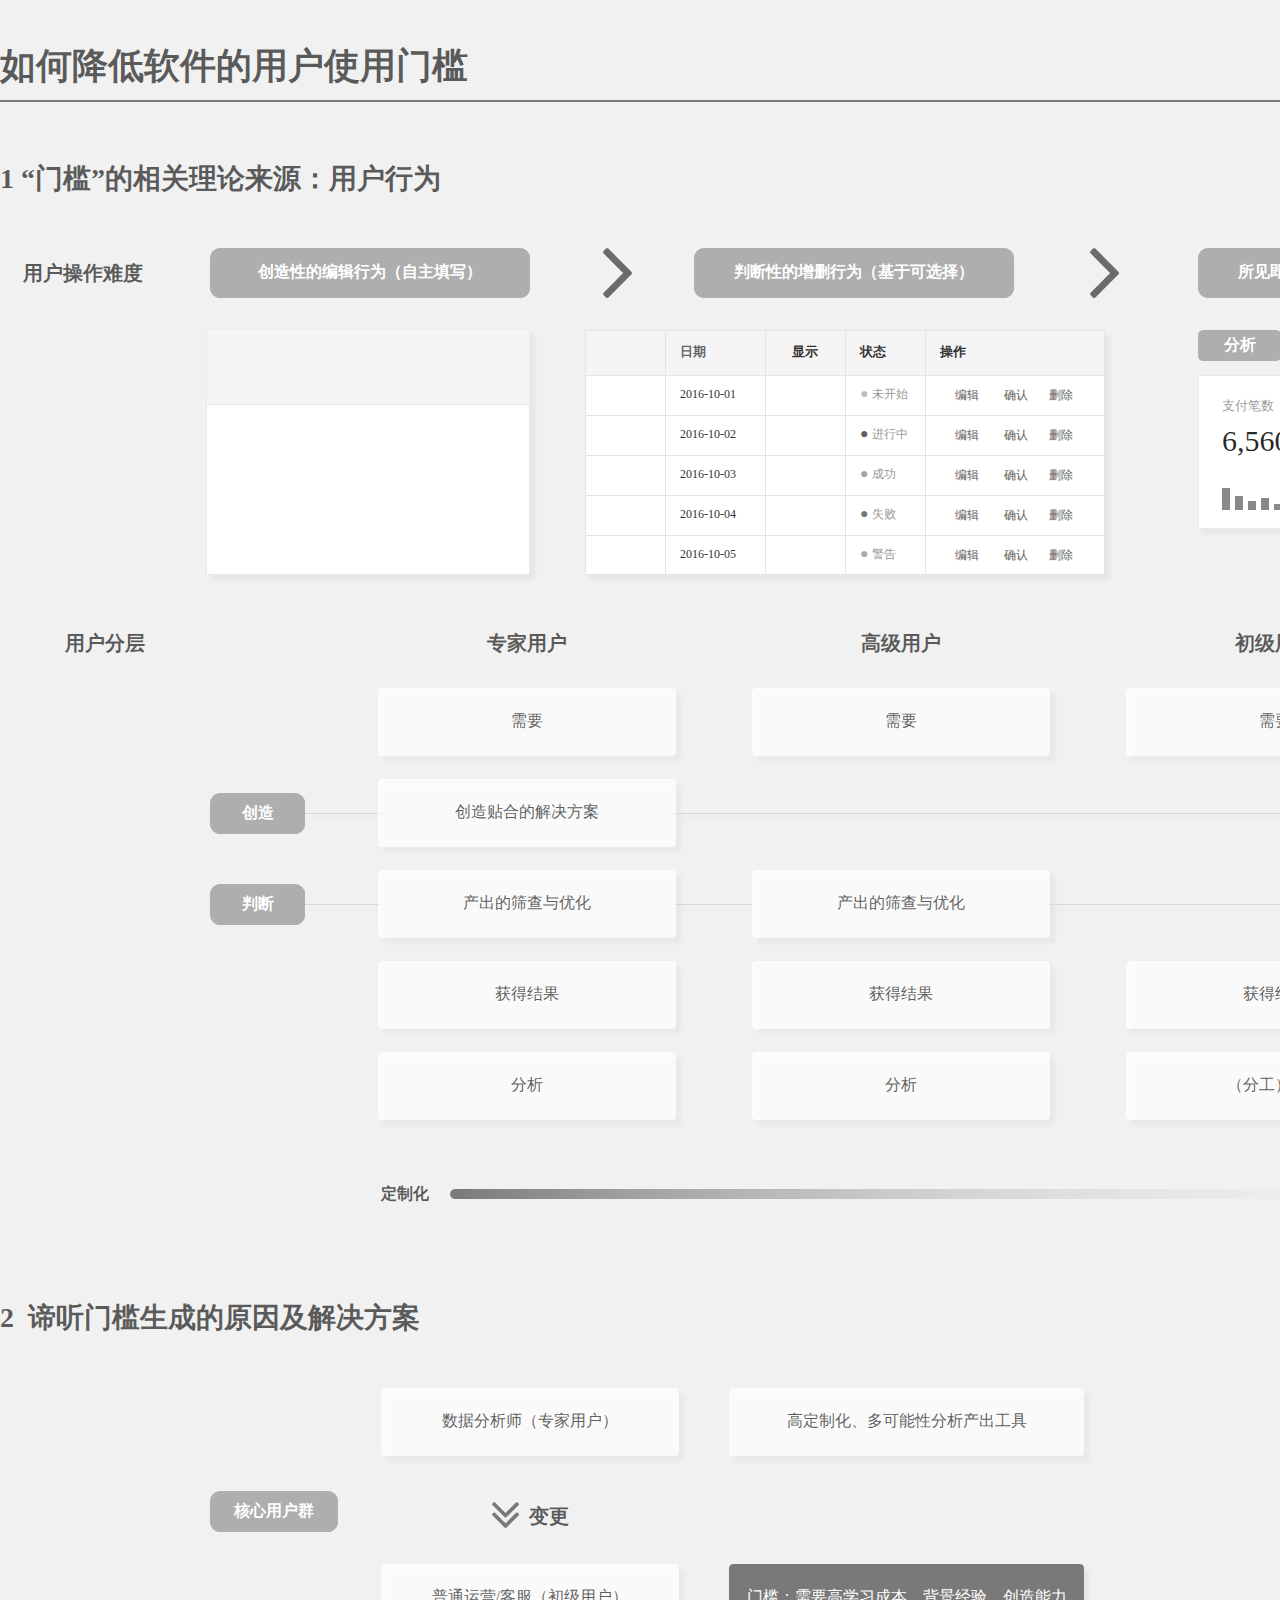
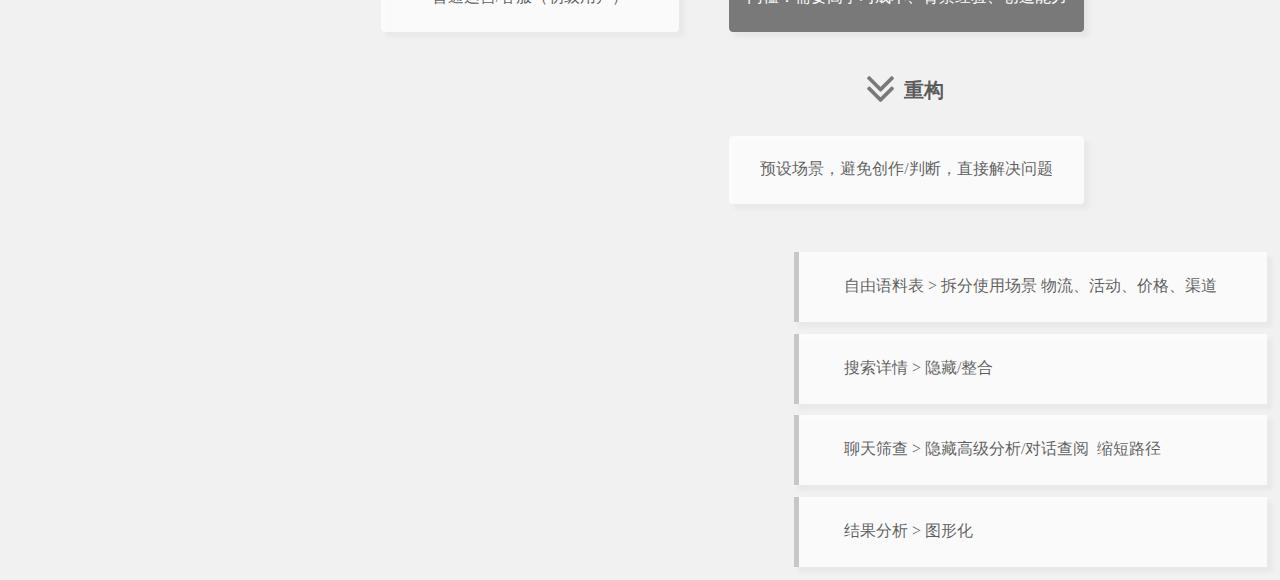
<file: index.html>
﻿<!DOCTYPE html>
<html>
  <head>
    <title>index</title>
    <meta http-equiv="X-UA-Compatible" content="IE=edge"/>
    <meta http-equiv="content-type" content="text/html; charset=utf-8"/>
    <meta name="apple-mobile-web-app-capable" content="yes"/>
    <link href="resources/css/axure_rp_page.css" type="text/css" rel="stylesheet"/>
    <link href="data/styles.css" type="text/css" rel="stylesheet"/>
    <link href="files/index/styles.css" type="text/css" rel="stylesheet"/>
    <script src="resources/scripts/jquery-1.7.1.min.js"></script>
    <script src="resources/scripts/jquery-ui-1.8.10.custom.min.js"></script>
    <script src="resources/scripts/axure/axQuery.js"></script>
    <script src="resources/scripts/axure/globals.js"></script>
    <script src="resources/scripts/axutils.js"></script>
    <script src="resources/scripts/axure/annotation.js"></script>
    <script src="resources/scripts/axure/axQuery.std.js"></script>
    <script src="resources/scripts/axure/doc.js"></script>
    <script src="data/document.js"></script>
    <script src="resources/scripts/messagecenter.js"></script>
    <script src="resources/scripts/axure/events.js"></script>
    <script src="resources/scripts/axure/recording.js"></script>
    <script src="resources/scripts/axure/action.js"></script>
    <script src="resources/scripts/axure/expr.js"></script>
    <script src="resources/scripts/axure/geometry.js"></script>
    <script src="resources/scripts/axure/flyout.js"></script>
    <script src="resources/scripts/axure/ie.js"></script>
    <script src="resources/scripts/axure/model.js"></script>
    <script src="resources/scripts/axure/repeater.js"></script>
    <script src="resources/scripts/axure/sto.js"></script>
    <script src="resources/scripts/axure/utils.temp.js"></script>
    <script src="resources/scripts/axure/variables.js"></script>
    <script src="resources/scripts/axure/drag.js"></script>
    <script src="resources/scripts/axure/move.js"></script>
    <script src="resources/scripts/axure/visibility.js"></script>
    <script src="resources/scripts/axure/style.js"></script>
    <script src="resources/scripts/axure/adaptive.js"></script>
    <script src="resources/scripts/axure/tree.js"></script>
    <script src="resources/scripts/axure/init.temp.js"></script>
    <script src="files/index/data.js"></script>
    <script src="resources/scripts/axure/legacy.js"></script>
    <script src="resources/scripts/axure/viewer.js"></script>
    <script src="resources/scripts/axure/math.js"></script>
    <script type="text/javascript">
      $axure.utils.getTransparentGifPath = function() { return 'resources/images/transparent.gif'; };
      $axure.utils.getOtherPath = function() { return 'resources/Other.html'; };
      $axure.utils.getReloadPath = function() { return 'resources/reload.html'; };
    </script>
  </head>
  <body>
    <div id="base" class="">

      <!-- Unnamed (矩形) -->
      <div id="u0" class="ax_default box_1">
        <img id="u0_img" class="img " src="images/index/u0.png"/>
        <!-- Unnamed () -->
        <div id="u1" class="text" style="display: none; visibility: hidden">
          <p><span></span></p>
        </div>
      </div>

      <!-- Unnamed (动态面板) -->
      <div id="u2" class="ax_default">
        <div id="u2_state0" class="panel_state" data-label="State1">
          <div id="u2_state0_content" class="panel_state_content">

            <!-- Unnamed (水平线) -->
            <div id="u3" class="ax_default line">
              <img id="u3_img" class="img " src="images/index/u3.png"/>
              <!-- Unnamed () -->
              <div id="u4" class="text" style="display: none; visibility: hidden">
                <p><span></span></p>
              </div>
            </div>

            <!-- Unnamed (水平线) -->
            <div id="u5" class="ax_default line">
              <img id="u5_img" class="img " src="images/index/u3.png"/>
              <!-- Unnamed () -->
              <div id="u6" class="text" style="display: none; visibility: hidden">
                <p><span></span></p>
              </div>
            </div>

            <!-- Unnamed (矩形) -->
            <div id="u7" class="ax_default box_1">
              <img id="u7_img" class="img " src="images/index/u7.png"/>
              <!-- Unnamed () -->
              <div id="u8" class="text" style="visibility: visible;">
                <p><span>需要</span></p>
              </div>
            </div>

            <!-- Unnamed (矩形) -->
            <div id="u9" class="ax_default box_1">
              <img id="u9_img" class="img " src="images/index/u7.png"/>
              <!-- Unnamed () -->
              <div id="u10" class="text" style="visibility: visible;">
                <p><span>创造贴合的解决方案</span></p>
              </div>
            </div>

            <!-- Unnamed (矩形) -->
            <div id="u11" class="ax_default box_1">
              <img id="u11_img" class="img " src="images/index/u7.png"/>
              <!-- Unnamed () -->
              <div id="u12" class="text" style="visibility: visible;">
                <p><span>产出的筛查与优化</span></p>
              </div>
            </div>

            <!-- Unnamed (矩形) -->
            <div id="u13" class="ax_default box_1">
              <img id="u13_img" class="img " src="images/index/u7.png"/>
              <!-- Unnamed () -->
              <div id="u14" class="text" style="visibility: visible;">
                <p><span>获得结果</span></p>
              </div>
            </div>

            <!-- Unnamed (矩形) -->
            <div id="u15" class="ax_default box_1">
              <img id="u15_img" class="img " src="images/index/u7.png"/>
              <!-- Unnamed () -->
              <div id="u16" class="text" style="visibility: visible;">
                <p><span>分析</span></p>
              </div>
            </div>

            <!-- Unnamed (矩形) -->
            <div id="u17" class="ax_default box_2">
              <img id="u17_img" class="img " src="images/index/u17.png"/>
              <!-- Unnamed () -->
              <div id="u18" class="text" style="visibility: visible;">
                <p><span>创造</span></p>
              </div>
            </div>

            <!-- Unnamed (矩形) -->
            <div id="u19" class="ax_default box_2">
              <img id="u19_img" class="img " src="images/index/u17.png"/>
              <!-- Unnamed () -->
              <div id="u20" class="text" style="visibility: visible;">
                <p><span>判断</span></p>
              </div>
            </div>

            <!-- Unnamed (文本段落) -->
            <div id="u21" class="ax_default _文本段落">
              <img id="u21_img" class="img " src="resources/images/transparent.gif"/>
              <!-- Unnamed () -->
              <div id="u22" class="text" style="visibility: visible;">
                <p><span>专家用户</span></p>
              </div>
            </div>

            <!-- Unnamed (矩形) -->
            <div id="u23" class="ax_default box_1">
              <img id="u23_img" class="img " src="images/index/u7.png"/>
              <!-- Unnamed () -->
              <div id="u24" class="text" style="visibility: visible;">
                <p><span>需要</span></p>
              </div>
            </div>

            <!-- Unnamed (矩形) -->
            <div id="u25" class="ax_default box_1">
              <img id="u25_img" class="img " src="images/index/u7.png"/>
              <!-- Unnamed () -->
              <div id="u26" class="text" style="visibility: visible;">
                <p><span>产出的筛查与优化</span></p>
              </div>
            </div>

            <!-- Unnamed (矩形) -->
            <div id="u27" class="ax_default box_1">
              <img id="u27_img" class="img " src="images/index/u7.png"/>
              <!-- Unnamed () -->
              <div id="u28" class="text" style="visibility: visible;">
                <p><span>获得结果</span></p>
              </div>
            </div>

            <!-- Unnamed (矩形) -->
            <div id="u29" class="ax_default box_1">
              <img id="u29_img" class="img " src="images/index/u7.png"/>
              <!-- Unnamed () -->
              <div id="u30" class="text" style="visibility: visible;">
                <p><span>分析</span></p>
              </div>
            </div>

            <!-- Unnamed (文本段落) -->
            <div id="u31" class="ax_default _文本段落">
              <img id="u31_img" class="img " src="resources/images/transparent.gif"/>
              <!-- Unnamed () -->
              <div id="u32" class="text" style="visibility: visible;">
                <p><span>高级用户</span></p>
              </div>
            </div>

            <!-- Unnamed (矩形) -->
            <div id="u33" class="ax_default box_1">
              <img id="u33_img" class="img " src="images/index/u7.png"/>
              <!-- Unnamed () -->
              <div id="u34" class="text" style="visibility: visible;">
                <p><span>需要</span></p>
              </div>
            </div>

            <!-- Unnamed (矩形) -->
            <div id="u35" class="ax_default box_1">
              <img id="u35_img" class="img " src="images/index/u7.png"/>
              <!-- Unnamed () -->
              <div id="u36" class="text" style="visibility: visible;">
                <p><span>获得结果</span></p>
              </div>
            </div>

            <!-- Unnamed (矩形) -->
            <div id="u37" class="ax_default box_1">
              <img id="u37_img" class="img " src="images/index/u7.png"/>
              <!-- Unnamed () -->
              <div id="u38" class="text" style="visibility: visible;">
                <p><span>（分工）分析</span></p>
              </div>
            </div>

            <!-- Unnamed (文本段落) -->
            <div id="u39" class="ax_default _文本段落">
              <img id="u39_img" class="img " src="resources/images/transparent.gif"/>
              <!-- Unnamed () -->
              <div id="u40" class="text" style="visibility: visible;">
                <p><span>初级用户</span></p>
              </div>
            </div>

            <!-- Unnamed (文本段落) -->
            <div id="u41" class="ax_default _文本段落">
              <img id="u41_img" class="img " src="resources/images/transparent.gif"/>
              <!-- Unnamed () -->
              <div id="u42" class="text" style="visibility: visible;">
                <p><span>用户分层</span></p>
              </div>
            </div>
          </div>
        </div>
      </div>

      <!-- Unnamed (文本段落) -->
      <div id="u43" class="ax_default _文本段落">
        <img id="u43_img" class="img " src="resources/images/transparent.gif"/>
        <!-- Unnamed () -->
        <div id="u44" class="text" style="visibility: visible;">
          <p><span>如何降低软件的用户使用门槛</span></p>
        </div>
      </div>

      <!-- Unnamed (水平线) -->
      <div id="u45" class="ax_default line">
        <img id="u45_img" class="img " src="images/index/u45.png"/>
        <!-- Unnamed () -->
        <div id="u46" class="text" style="display: none; visibility: hidden">
          <p><span></span></p>
        </div>
      </div>

      <!-- Unnamed (文本段落) -->
      <div id="u47" class="ax_default _文本段落">
        <img id="u47_img" class="img " src="resources/images/transparent.gif"/>
        <!-- Unnamed () -->
        <div id="u48" class="text" style="visibility: visible;">
          <p><span>1 “门槛”的相关理论来源：用户行为</span></p>
        </div>
      </div>

      <!-- Unnamed (文本段落) -->
      <div id="u49" class="ax_default _文本段落">
        <img id="u49_img" class="img " src="resources/images/transparent.gif"/>
        <!-- Unnamed () -->
        <div id="u50" class="text" style="visibility: visible;">
          <p><span>用户操作难度</span></p>
        </div>
      </div>

      <!-- Unnamed (矩形) -->
      <div id="u51" class="ax_default box_2">
        <img id="u51_img" class="img " src="images/index/u51.png"/>
        <!-- Unnamed () -->
        <div id="u52" class="text" style="visibility: visible;">
          <p><span>创造性的编辑行为（自主填写）</span></p>
        </div>
      </div>

      <!-- Unnamed (形状) -->
      <div id="u53" class="ax_default icon">
        <img id="u53_img" class="img " src="images/index/u53.png"/>
        <!-- Unnamed () -->
        <div id="u54" class="text" style="display: none; visibility: hidden">
          <p><span></span></p>
        </div>
      </div>

      <!-- Unnamed (矩形) -->
      <div id="u55" class="ax_default box_2">
        <img id="u55_img" class="img " src="images/index/u51.png"/>
        <!-- Unnamed () -->
        <div id="u56" class="text" style="visibility: visible;">
          <p><span>判断性的增删行为（基于可选择）</span></p>
        </div>
      </div>

      <!-- Unnamed (形状) -->
      <div id="u57" class="ax_default icon">
        <img id="u57_img" class="img " src="images/index/u53.png"/>
        <!-- Unnamed () -->
        <div id="u58" class="text" style="display: none; visibility: hidden">
          <p><span></span></p>
        </div>
      </div>

      <!-- Unnamed (矩形) -->
      <div id="u59" class="ax_default box_2">
        <img id="u59_img" class="img " src="images/index/u51.png"/>
        <!-- Unnamed () -->
        <div id="u60" class="text" style="visibility: visible;">
          <p><span>所见即所得（可预期的直接结果）</span></p>
        </div>
      </div>

      <!-- 所见即所得按钮 (矩形) -->
      <div id="u61" class="ax_default box_2" data-label="所见即所得按钮">
        <img id="u61_img" class="img " src="images/index/所见即所得按钮_u61.png"/>
        <!-- Unnamed () -->
        <div id="u62" class="text" style="visibility: visible;">
          <p><span>分析</span></p>
        </div>
      </div>

      <!-- 所见即所得演示 (组合) -->
      <div id="u63" class="ax_default" data-label="所见即所得演示">

        <!-- Unnamed (矩形) -->
        <div id="u64" class="ax_default _默认样式">
          <img id="u64_img" class="img " src="images/index/u64.png"/>
          <!-- Unnamed () -->
          <div id="u65" class="text" style="display: none; visibility: hidden">
            <p><span></span></p>
          </div>
        </div>

        <!-- Unnamed (图片) -->
        <div id="u66" class="ax_default _默认样式">
          <img id="u66_img" class="img " src="images/index/u66.png"/>
          <!-- Unnamed () -->
          <div id="u67" class="text" style="display: none; visibility: hidden">
            <p><span></span></p>
          </div>
        </div>

        <!-- Unnamed (组合) -->
        <div id="u68" class="ax_default">

          <!-- Unnamed (矩形) -->
          <div id="u69" class="ax_default _默认样式">
            <img id="u69_img" class="img " src="resources/images/transparent.gif"/>
            <!-- Unnamed () -->
            <div id="u70" class="text" style="visibility: visible;">
              <p><span>6,560</span></p>
            </div>
          </div>

          <!-- Unnamed (矩形) -->
          <div id="u71" class="ax_default _默认样式">
            <img id="u71_img" class="img " src="resources/images/transparent.gif"/>
            <!-- Unnamed () -->
            <div id="u72" class="text" style="visibility: visible;">
              <p><span>支付笔数</span></p>
            </div>
          </div>

          <!-- Unnamed (矩形) -->
          <div id="u73" class="ax_default _默认样式">
            <img id="u73_img" class="img " src="resources/images/transparent.gif"/>
            <!-- Unnamed () -->
            <div id="u74" class="text" style="display: none; visibility: hidden">
              <p><span></span></p>
            </div>
          </div>
        </div>
      </div>

      <!-- 判断性演示 (表格) -->
      <div id="u75" class="ax_default" data-label="判断性演示">

        <!-- Unnamed (单元格) -->
        <div id="u76" class="ax_default _默认样式">
          <img id="u76_img" class="img " src="images/index/u76.png"/>
          <!-- Unnamed () -->
          <div id="u77" class="text" style="visibility: visible;">
            <p><span></span></p>
          </div>
        </div>

        <!-- Unnamed (单元格) -->
        <div id="u78" class="ax_default _默认样式">
          <img id="u78_img" class="img " src="images/index/u78.png"/>
          <!-- Unnamed () -->
          <div id="u79" class="text" style="visibility: visible;">
            <p><span style="font-family:'微软雅黑 Bold', '微软雅黑';font-weight:700;color:#666666;">日期</span><span style="font-family:'FontAwesome Regular', 'FontAwesome';font-weight:400;color:#999999;"> </span></p>
          </div>
        </div>

        <!-- Unnamed (单元格) -->
        <div id="u80" class="ax_default _默认样式">
          <img id="u80_img" class="img " src="images/index/u76.png"/>
          <!-- Unnamed () -->
          <div id="u81" class="text" style="visibility: visible;">
            <p><span>显示</span></p>
          </div>
        </div>

        <!-- Unnamed (单元格) -->
        <div id="u82" class="ax_default _默认样式">
          <img id="u82_img" class="img " src="images/index/u76.png"/>
          <!-- Unnamed () -->
          <div id="u83" class="text" style="visibility: visible;">
            <p><span>状态</span></p>
          </div>
        </div>

        <!-- Unnamed (单元格) -->
        <div id="u84" class="ax_default _默认样式">
          <img id="u84_img" class="img " src="images/index/u84.png"/>
          <!-- Unnamed () -->
          <div id="u85" class="text" style="visibility: visible;">
            <p><span>操作</span></p>
          </div>
        </div>

        <!-- Unnamed (单元格) -->
        <div id="u86" class="ax_default _默认样式">
          <img id="u86_img" class="img " src="images/index/u86.png"/>
          <!-- Unnamed () -->
          <div id="u87" class="text" style="visibility: visible;">
            <p><span style="color:#5E5E5E;"></span></p>
          </div>
        </div>

        <!-- Unnamed (单元格) -->
        <div id="u88" class="ax_default _默认样式">
          <img id="u88_img" class="img " src="images/index/u88.png"/>
          <!-- Unnamed () -->
          <div id="u89" class="text" style="visibility: visible;">
            <p><span>2016-10-01</span></p>
          </div>
        </div>

        <!-- Unnamed (单元格) -->
        <div id="u90" class="ax_default _默认样式">
          <img id="u90_img" class="img " src="images/index/u86.png"/>
          <!-- Unnamed () -->
          <div id="u91" class="text" style="visibility: visible;">
            <p><span style="color:#5E5E5E;"></span></p>
          </div>
        </div>

        <!-- Unnamed (单元格) -->
        <div id="u92" class="ax_default _默认样式">
          <img id="u92_img" class="img " src="images/index/u86.png"/>
          <!-- Unnamed () -->
          <div id="u93" class="text" style="visibility: visible;">
            <p style="font-size:14px;"><span style="font-family:'微软雅黑';font-weight:404;font-style:normal;color:#BFBFBF;">●</span><span style="font-family:'Microsoft Tai Le Regular', 'Microsoft Tai Le';font-weight:400;color:rgba(0, 0, 0, 0.427450980392157);"> </span><span style="font-family:'微软雅黑';font-weight:404;font-size:12px;color:#999999;">未开始</span></p>
          </div>
        </div>

        <!-- Unnamed (单元格) -->
        <div id="u94" class="ax_default _默认样式">
          <img id="u94_img" class="img " src="images/index/u94.png"/>
          <!-- Unnamed () -->
          <div id="u95" class="text" style="visibility: visible;">
            <p><a id="u96" class="link"><span style="font-family:'FontAwesome';font-weight:402;font-style:normal;color:#5E5E5E;">&nbsp; </span><span style="font-family:'微软雅黑';font-weight:404;font-style:normal;color:#5E5E5E;">编辑</span></a><span style="font-family:'FontAwesome';font-weight:402;font-style:normal;color:#5E5E5E;">&nbsp;&nbsp; </span><a id="u97" class="link"><span style="font-family:'FontAwesome';font-weight:402;font-style:normal;color:#5E5E5E;">&nbsp; </span><span style="font-family:'微软雅黑';font-weight:404;font-style:normal;color:#5E5E5E;">确认</span></a><span style="font-family:'FontAwesome';font-weight:402;font-style:normal;color:#5E5E5E;">&nbsp;&nbsp; </span><a id="u98" class="link"><span style="font-family:'FontAwesome';font-weight:402;font-style:normal;color:#5E5E5E;"> </span><span style="font-family:'微软雅黑';font-weight:404;font-style:normal;color:#5E5E5E;">删除</span></a></p>
          </div>
        </div>

        <!-- Unnamed (单元格) -->
        <div id="u99" class="ax_default _默认样式">
          <img id="u99_img" class="img " src="images/index/u86.png"/>
          <!-- Unnamed () -->
          <div id="u100" class="text" style="visibility: visible;">
            <p><span style="color:#5E5E5E;"></span></p>
          </div>
        </div>

        <!-- Unnamed (单元格) -->
        <div id="u101" class="ax_default _默认样式">
          <img id="u101_img" class="img " src="images/index/u88.png"/>
          <!-- Unnamed () -->
          <div id="u102" class="text" style="visibility: visible;">
            <p><span>2016-10-02</span></p>
          </div>
        </div>

        <!-- Unnamed (单元格) -->
        <div id="u103" class="ax_default _默认样式">
          <img id="u103_img" class="img " src="images/index/u86.png"/>
          <!-- Unnamed () -->
          <div id="u104" class="text" style="visibility: visible;">
            <p><span style="color:#5E5E5E;"></span></p>
          </div>
        </div>

        <!-- Unnamed (单元格) -->
        <div id="u105" class="ax_default _默认样式">
          <img id="u105_img" class="img " src="images/index/u86.png"/>
          <!-- Unnamed () -->
          <div id="u106" class="text" style="visibility: visible;">
            <p style="font-size:14px;"><span style="font-family:'微软雅黑';font-weight:404;font-style:normal;color:#5E5E5E;">●</span><span style="font-family:'Microsoft Tai Le Regular', 'Microsoft Tai Le';font-weight:400;color:rgba(0, 0, 0, 0.427450980392157);"> </span><span style="font-family:'微软雅黑';font-weight:404;font-size:12px;color:#999999;">进行中</span></p>
          </div>
        </div>

        <!-- Unnamed (单元格) -->
        <div id="u107" class="ax_default _默认样式">
          <img id="u107_img" class="img " src="images/index/u94.png"/>
          <!-- Unnamed () -->
          <div id="u108" class="text" style="visibility: visible;">
            <p><a id="u109" class="link"><span style="font-family:'FontAwesome';font-weight:402;font-style:normal;color:#5E5E5E;">&nbsp; </span><span style="font-family:'微软雅黑';font-weight:404;font-style:normal;color:#5E5E5E;">编辑</span></a><span style="font-family:'FontAwesome';font-weight:402;font-style:normal;color:#5E5E5E;">&nbsp;&nbsp; </span><a id="u110" class="link"><span style="font-family:'FontAwesome';font-weight:402;font-style:normal;color:#5E5E5E;">&nbsp; </span><span style="font-family:'微软雅黑';font-weight:404;font-style:normal;color:#5E5E5E;">确认</span></a><span style="font-family:'FontAwesome';font-weight:402;font-style:normal;color:#5E5E5E;">&nbsp;&nbsp; </span><a id="u111" class="link"><span style="font-family:'FontAwesome';font-weight:402;font-style:normal;color:#5E5E5E;"> </span><span style="font-family:'微软雅黑';font-weight:404;font-style:normal;color:#5E5E5E;">删除</span></a></p>
          </div>
        </div>

        <!-- Unnamed (单元格) -->
        <div id="u112" class="ax_default _默认样式">
          <img id="u112_img" class="img " src="images/index/u86.png"/>
          <!-- Unnamed () -->
          <div id="u113" class="text" style="visibility: visible;">
            <p><span style="color:#5E5E5E;"></span></p>
          </div>
        </div>

        <!-- Unnamed (单元格) -->
        <div id="u114" class="ax_default _默认样式">
          <img id="u114_img" class="img " src="images/index/u88.png"/>
          <!-- Unnamed () -->
          <div id="u115" class="text" style="visibility: visible;">
            <p><span>2016-10-03</span></p>
          </div>
        </div>

        <!-- Unnamed (单元格) -->
        <div id="u116" class="ax_default _默认样式">
          <img id="u116_img" class="img " src="images/index/u86.png"/>
          <!-- Unnamed () -->
          <div id="u117" class="text" style="visibility: visible;">
            <p><span style="color:#5E5E5E;"></span></p>
          </div>
        </div>

        <!-- Unnamed (单元格) -->
        <div id="u118" class="ax_default _默认样式">
          <img id="u118_img" class="img " src="images/index/u86.png"/>
          <!-- Unnamed () -->
          <div id="u119" class="text" style="visibility: visible;">
            <p style="font-size:14px;"><span style="font-family:'微软雅黑';font-weight:404;font-style:normal;color:#A2A2A2;">●</span><span style="font-family:'Microsoft Tai Le Regular', 'Microsoft Tai Le';font-weight:400;color:rgba(0, 0, 0, 0.427450980392157);"> </span><span style="font-family:'微软雅黑';font-weight:404;font-size:12px;color:#999999;">成功</span></p>
          </div>
        </div>

        <!-- Unnamed (单元格) -->
        <div id="u120" class="ax_default _默认样式">
          <img id="u120_img" class="img " src="images/index/u94.png"/>
          <!-- Unnamed () -->
          <div id="u121" class="text" style="visibility: visible;">
            <p><a id="u122" class="link"><span style="font-family:'FontAwesome';font-weight:402;font-style:normal;color:#5E5E5E;">&nbsp; </span><span style="font-family:'微软雅黑';font-weight:404;font-style:normal;color:#5E5E5E;">编辑</span></a><span style="font-family:'FontAwesome';font-weight:402;font-style:normal;color:#5E5E5E;">&nbsp;&nbsp; </span><a id="u123" class="link"><span style="font-family:'FontAwesome';font-weight:402;font-style:normal;color:#5E5E5E;">&nbsp; </span><span style="font-family:'微软雅黑';font-weight:404;font-style:normal;color:#5E5E5E;">确认</span></a><span style="font-family:'FontAwesome';font-weight:402;font-style:normal;color:#5E5E5E;">&nbsp;&nbsp; </span><a id="u124" class="link"><span style="font-family:'FontAwesome';font-weight:402;font-style:normal;color:#5E5E5E;"> </span><span style="font-family:'微软雅黑';font-weight:404;font-style:normal;color:#5E5E5E;">删除</span></a></p>
          </div>
        </div>

        <!-- Unnamed (单元格) -->
        <div id="u125" class="ax_default _默认样式">
          <img id="u125_img" class="img " src="images/index/u86.png"/>
          <!-- Unnamed () -->
          <div id="u126" class="text" style="visibility: visible;">
            <p><span></span></p>
          </div>
        </div>

        <!-- Unnamed (单元格) -->
        <div id="u127" class="ax_default _默认样式">
          <img id="u127_img" class="img " src="images/index/u88.png"/>
          <!-- Unnamed () -->
          <div id="u128" class="text" style="visibility: visible;">
            <p><span>2016-10-04</span></p>
          </div>
        </div>

        <!-- Unnamed (单元格) -->
        <div id="u129" class="ax_default _默认样式">
          <img id="u129_img" class="img " src="images/index/u86.png"/>
          <!-- Unnamed () -->
          <div id="u130" class="text" style="visibility: visible;">
            <p><span></span></p>
          </div>
        </div>

        <!-- Unnamed (单元格) -->
        <div id="u131" class="ax_default _默认样式">
          <img id="u131_img" class="img " src="images/index/u86.png"/>
          <!-- Unnamed () -->
          <div id="u132" class="text" style="visibility: visible;">
            <p style="font-size:14px;"><span style="font-family:'微软雅黑';font-weight:404;font-style:normal;color:#767676;">●</span><span style="font-family:'Microsoft Tai Le Regular', 'Microsoft Tai Le';font-weight:400;color:rgba(0, 0, 0, 0.427450980392157);"> </span><span style="font-family:'微软雅黑';font-weight:404;font-size:12px;color:#999999;">失败</span></p>
          </div>
        </div>

        <!-- Unnamed (单元格) -->
        <div id="u133" class="ax_default _默认样式">
          <img id="u133_img" class="img " src="images/index/u94.png"/>
          <!-- Unnamed () -->
          <div id="u134" class="text" style="visibility: visible;">
            <p><a id="u135" class="link"><span style="font-family:'FontAwesome';font-weight:402;font-style:normal;color:#5E5E5E;">&nbsp; </span><span style="font-family:'微软雅黑';font-weight:404;font-style:normal;color:#5E5E5E;">编辑</span></a><span style="font-family:'FontAwesome';font-weight:402;font-style:normal;color:#5E5E5E;">&nbsp;&nbsp; </span><a id="u136" class="link"><span style="font-family:'FontAwesome';font-weight:402;font-style:normal;color:#5E5E5E;">&nbsp; </span><span style="font-family:'微软雅黑';font-weight:404;font-style:normal;color:#5E5E5E;">确认</span></a><span style="font-family:'FontAwesome';font-weight:402;font-style:normal;color:#5E5E5E;">&nbsp;&nbsp; </span><a id="u137" class="link"><span style="font-family:'FontAwesome';font-weight:402;font-style:normal;color:#5E5E5E;"> </span><span style="font-family:'微软雅黑';font-weight:404;font-style:normal;color:#5E5E5E;">删除</span></a></p>
          </div>
        </div>

        <!-- Unnamed (单元格) -->
        <div id="u138" class="ax_default _默认样式">
          <img id="u138_img" class="img " src="images/index/u138.png"/>
          <!-- Unnamed () -->
          <div id="u139" class="text" style="visibility: visible;">
            <p><span></span></p>
          </div>
        </div>

        <!-- Unnamed (单元格) -->
        <div id="u140" class="ax_default _默认样式">
          <img id="u140_img" class="img " src="images/index/u140.png"/>
          <!-- Unnamed () -->
          <div id="u141" class="text" style="visibility: visible;">
            <p><span>2016-10-05</span></p>
          </div>
        </div>

        <!-- Unnamed (单元格) -->
        <div id="u142" class="ax_default _默认样式">
          <img id="u142_img" class="img " src="images/index/u138.png"/>
          <!-- Unnamed () -->
          <div id="u143" class="text" style="visibility: visible;">
            <p><span></span></p>
          </div>
        </div>

        <!-- Unnamed (单元格) -->
        <div id="u144" class="ax_default _默认样式">
          <img id="u144_img" class="img " src="images/index/u138.png"/>
          <!-- Unnamed () -->
          <div id="u145" class="text" style="visibility: visible;">
            <p style="font-size:14px;"><span style="font-family:'微软雅黑';font-weight:404;font-style:normal;color:#A8A8A8;">●</span><span style="font-family:'Microsoft Tai Le Regular', 'Microsoft Tai Le';font-weight:400;color:rgba(0, 0, 0, 0.427450980392157);"> </span><span style="font-family:'微软雅黑';font-weight:404;font-size:12px;color:#999999;">警告</span></p>
          </div>
        </div>

        <!-- Unnamed (单元格) -->
        <div id="u146" class="ax_default _默认样式">
          <img id="u146_img" class="img " src="images/index/u146.png"/>
          <!-- Unnamed () -->
          <div id="u147" class="text" style="visibility: visible;">
            <p><a id="u148" class="link"><span style="font-family:'FontAwesome';font-weight:402;font-style:normal;color:#5E5E5E;">&nbsp; </span><span style="font-family:'微软雅黑';font-weight:404;font-style:normal;color:#5E5E5E;">编辑</span></a><span style="font-family:'FontAwesome';font-weight:402;font-style:normal;color:#5E5E5E;">&nbsp;&nbsp; </span><a id="u149" class="link"><span style="font-family:'FontAwesome';font-weight:402;font-style:normal;color:#5E5E5E;">&nbsp; </span><span style="font-family:'微软雅黑';font-weight:404;font-style:normal;color:#5E5E5E;">确认</span></a><span style="font-family:'FontAwesome';font-weight:402;font-style:normal;color:#5E5E5E;">&nbsp;&nbsp; </span><a id="u150" class="link"><span style="font-family:'FontAwesome';font-weight:402;font-style:normal;color:#5E5E5E;"> </span><span style="font-family:'微软雅黑';font-weight:404;font-style:normal;color:#5E5E5E;">删除</span></a></p>
          </div>
        </div>
      </div>

      <!-- 富文本编辑器 (组合) -->
      <div id="u151" class="ax_default" data-label="富文本编辑器">

        <!-- Unnamed (矩形) -->
        <div id="u152" class="ax_default _默认样式">
          <img id="u152_img" class="img " src="images/index/u152.png"/>
          <!-- Unnamed () -->
          <div id="u153" class="text" style="display: none; visibility: hidden">
            <p><span></span></p>
          </div>
        </div>

        <!-- Unnamed (矩形) -->
        <div id="u154" class="ax_default _默认样式">
          <img id="u154_img" class="img " src="images/index/u154.png"/>
          <!-- Unnamed () -->
          <div id="u155" class="text" style="display: none; visibility: hidden">
            <p><span></span></p>
          </div>
        </div>

        <!-- Unnamed (组合) -->
        <div id="u156" class="ax_default">

          <!-- Unnamed (矩形) -->
          <div id="u157" class="ax_default _默认样式">
            <img id="u157_img" class="img " src="resources/images/transparent.gif"/>
            <!-- Unnamed () -->
            <div id="u158" class="text" style="visibility: visible;">
              <p><span></span></p>
            </div>
          </div>

          <!-- Unnamed (矩形) -->
          <div id="u159" class="ax_default _默认样式">
            <img id="u159_img" class="img " src="resources/images/transparent.gif"/>
            <!-- Unnamed () -->
            <div id="u160" class="text" style="visibility: visible;">
              <p><span></span></p>
            </div>
          </div>

          <!-- Unnamed (矩形) -->
          <div id="u161" class="ax_default _默认样式">
            <img id="u161_img" class="img " src="resources/images/transparent.gif"/>
            <!-- Unnamed () -->
            <div id="u162" class="text" style="visibility: visible;">
              <p><span></span></p>
            </div>
          </div>

          <!-- Unnamed (矩形) -->
          <div id="u163" class="ax_default _默认样式">
            <img id="u163_img" class="img " src="resources/images/transparent.gif"/>
            <!-- Unnamed () -->
            <div id="u164" class="text" style="visibility: visible;">
              <p><span></span></p>
            </div>
          </div>

          <!-- Unnamed (矩形) -->
          <div id="u165" class="ax_default _默认样式">
            <img id="u165_img" class="img " src="resources/images/transparent.gif"/>
            <!-- Unnamed () -->
            <div id="u166" class="text" style="visibility: visible;">
              <p><span></span></p>
            </div>
          </div>

          <!-- Unnamed (矩形) -->
          <div id="u167" class="ax_default _默认样式">
            <img id="u167_img" class="img " src="resources/images/transparent.gif"/>
            <!-- Unnamed () -->
            <div id="u168" class="text" style="visibility: visible;">
              <p><span></span></p>
            </div>
          </div>

          <!-- Unnamed (矩形) -->
          <div id="u169" class="ax_default _默认样式">
            <img id="u169_img" class="img " src="resources/images/transparent.gif"/>
            <!-- Unnamed () -->
            <div id="u170" class="text" style="visibility: visible;">
              <p><span></span></p>
            </div>
          </div>

          <!-- Unnamed (矩形) -->
          <div id="u171" class="ax_default _默认样式">
            <img id="u171_img" class="img " src="resources/images/transparent.gif"/>
            <!-- Unnamed () -->
            <div id="u172" class="text" style="visibility: visible;">
              <p><span></span></p>
            </div>
          </div>
        </div>
      </div>

      <!-- 滑动输入条 (组合) -->
      <div id="u173" class="ax_default" data-label="滑动输入条">

        <!-- 灰色背景 (矩形) -->
        <div id="u174" class="ax_default _形状" data-label="灰色背景">
          <img id="u174_img" class="img " src="images/index/灰色背景_u174.png"/>
          <!-- Unnamed () -->
          <div id="u175" class="text" style="display: none; visibility: hidden">
            <p><span style="color:#878787;"></span></p>
          </div>
        </div>
      </div>

      <!-- Unnamed (文本段落) -->
      <div id="u176" class="ax_default _文本段落">
        <img id="u176_img" class="img " src="resources/images/transparent.gif"/>
        <!-- Unnamed () -->
        <div id="u177" class="text" style="visibility: visible;">
          <p><span>定制化</span></p>
        </div>
      </div>

      <!-- Unnamed (文本段落) -->
      <div id="u178" class="ax_default _文本段落">
        <img id="u178_img" class="img " src="resources/images/transparent.gif"/>
        <!-- Unnamed () -->
        <div id="u179" class="text" style="visibility: visible;">
          <p><span>通用性</span></p>
        </div>
      </div>

      <!-- Unnamed (文本段落) -->
      <div id="u180" class="ax_default _文本段落">
        <img id="u180_img" class="img " src="resources/images/transparent.gif"/>
        <!-- Unnamed () -->
        <div id="u181" class="text" style="visibility: visible;">
          <p><span>2&nbsp; 谛听门槛生成的原因及解决方案</span></p>
        </div>
      </div>

      <!-- Unnamed (矩形) -->
      <div id="u182" class="ax_default box_1">
        <img id="u182_img" class="img " src="images/index/u7.png"/>
        <!-- Unnamed () -->
        <div id="u183" class="text" style="visibility: visible;">
          <p><span>数据分析师（专家用户）</span></p>
        </div>
      </div>

      <!-- Unnamed (矩形) -->
      <div id="u184" class="ax_default box_2">
        <img id="u184_img" class="img " src="images/index/u184.png"/>
        <!-- Unnamed () -->
        <div id="u185" class="text" style="visibility: visible;">
          <p><span>核心用户群</span></p>
        </div>
      </div>

      <!-- Unnamed (矩形) -->
      <div id="u186" class="ax_default box_1">
        <img id="u186_img" class="img " src="images/index/u186.png"/>
        <!-- Unnamed () -->
        <div id="u187" class="text" style="visibility: visible;">
          <p><span>高定制化、多可能性分析产出工具</span></p>
        </div>
      </div>

      <!-- Unnamed (形状) -->
      <div id="u188" class="ax_default icon">
        <img id="u188_img" class="img " src="images/index/u188.png"/>
        <!-- Unnamed () -->
        <div id="u189" class="text" style="display: none; visibility: hidden">
          <p><span></span></p>
        </div>
      </div>

      <!-- Unnamed (文本段落) -->
      <div id="u190" class="ax_default _文本段落">
        <img id="u190_img" class="img " src="resources/images/transparent.gif"/>
        <!-- Unnamed () -->
        <div id="u191" class="text" style="visibility: visible;">
          <p><span>变更</span></p>
        </div>
      </div>

      <!-- Unnamed (矩形) -->
      <div id="u192" class="ax_default box_1">
        <img id="u192_img" class="img " src="images/index/u7.png"/>
        <!-- Unnamed () -->
        <div id="u193" class="text" style="visibility: visible;">
          <p><span>普通运营/客服（初级用户）</span></p>
        </div>
      </div>

      <!-- Unnamed (矩形) -->
      <div id="u194" class="ax_default box_1">
        <img id="u194_img" class="img " src="images/index/u194.png"/>
        <!-- Unnamed () -->
        <div id="u195" class="text" style="visibility: visible;">
          <p><span>门槛：需要高学习成本、背景经验、创造能力</span></p>
        </div>
      </div>

      <!-- Unnamed (形状) -->
      <div id="u196" class="ax_default icon">
        <img id="u196_img" class="img " src="images/index/u188.png"/>
        <!-- Unnamed () -->
        <div id="u197" class="text" style="display: none; visibility: hidden">
          <p><span></span></p>
        </div>
      </div>

      <!-- Unnamed (文本段落) -->
      <div id="u198" class="ax_default _文本段落">
        <img id="u198_img" class="img " src="resources/images/transparent.gif"/>
        <!-- Unnamed () -->
        <div id="u199" class="text" style="visibility: visible;">
          <p><span>重构</span></p>
        </div>
      </div>

      <!-- Unnamed (矩形) -->
      <div id="u200" class="ax_default box_1">
        <img id="u200_img" class="img " src="images/index/u186.png"/>
        <!-- Unnamed () -->
        <div id="u201" class="text" style="visibility: visible;">
          <p><span>预设场景，避免创作/判断，直接解决问题</span></p>
        </div>
      </div>

      <!-- Unnamed (矩形) -->
      <div id="u202" class="ax_default box_1">
        <img id="u202_img" class="img " src="images/index/u202.png"/>
        <!-- Unnamed () -->
        <div id="u203" class="text" style="visibility: visible;">
          <p><span>自由语料表 &gt; 拆分使用场景 物流、活动、价格、渠道</span></p>
        </div>
      </div>

      <!-- Unnamed (矩形) -->
      <div id="u204" class="ax_default box_1">
        <img id="u204_img" class="img " src="images/index/u202.png"/>
        <!-- Unnamed () -->
        <div id="u205" class="text" style="visibility: visible;">
          <p><span>聊天筛查 &gt; 隐藏高级分析/对话查阅&nbsp; 缩短路径</span></p>
        </div>
      </div>

      <!-- Unnamed (矩形) -->
      <div id="u206" class="ax_default box_1">
        <img id="u206_img" class="img " src="images/index/u202.png"/>
        <!-- Unnamed () -->
        <div id="u207" class="text" style="visibility: visible;">
          <p><span>结果分析 &gt; 图形化</span></p>
        </div>
      </div>

      <!-- Unnamed (矩形) -->
      <div id="u208" class="ax_default box_1">
        <img id="u208_img" class="img " src="images/index/u208.png"/>
        <!-- Unnamed () -->
        <div id="u209" class="text" style="visibility: visible;">
          <p><span>重构原型实例</span></p>
        </div>
      </div>

      <!-- Unnamed (矩形) -->
      <div id="u210" class="ax_default box_1">
        <img id="u210_img" class="img " src="images/index/u202.png"/>
        <!-- Unnamed () -->
        <div id="u211" class="text" style="visibility: visible;">
          <p><span>搜索详情 &gt; 隐藏/整合</span></p>
        </div>
      </div>
    </div>
  </body>
</html>
</file>
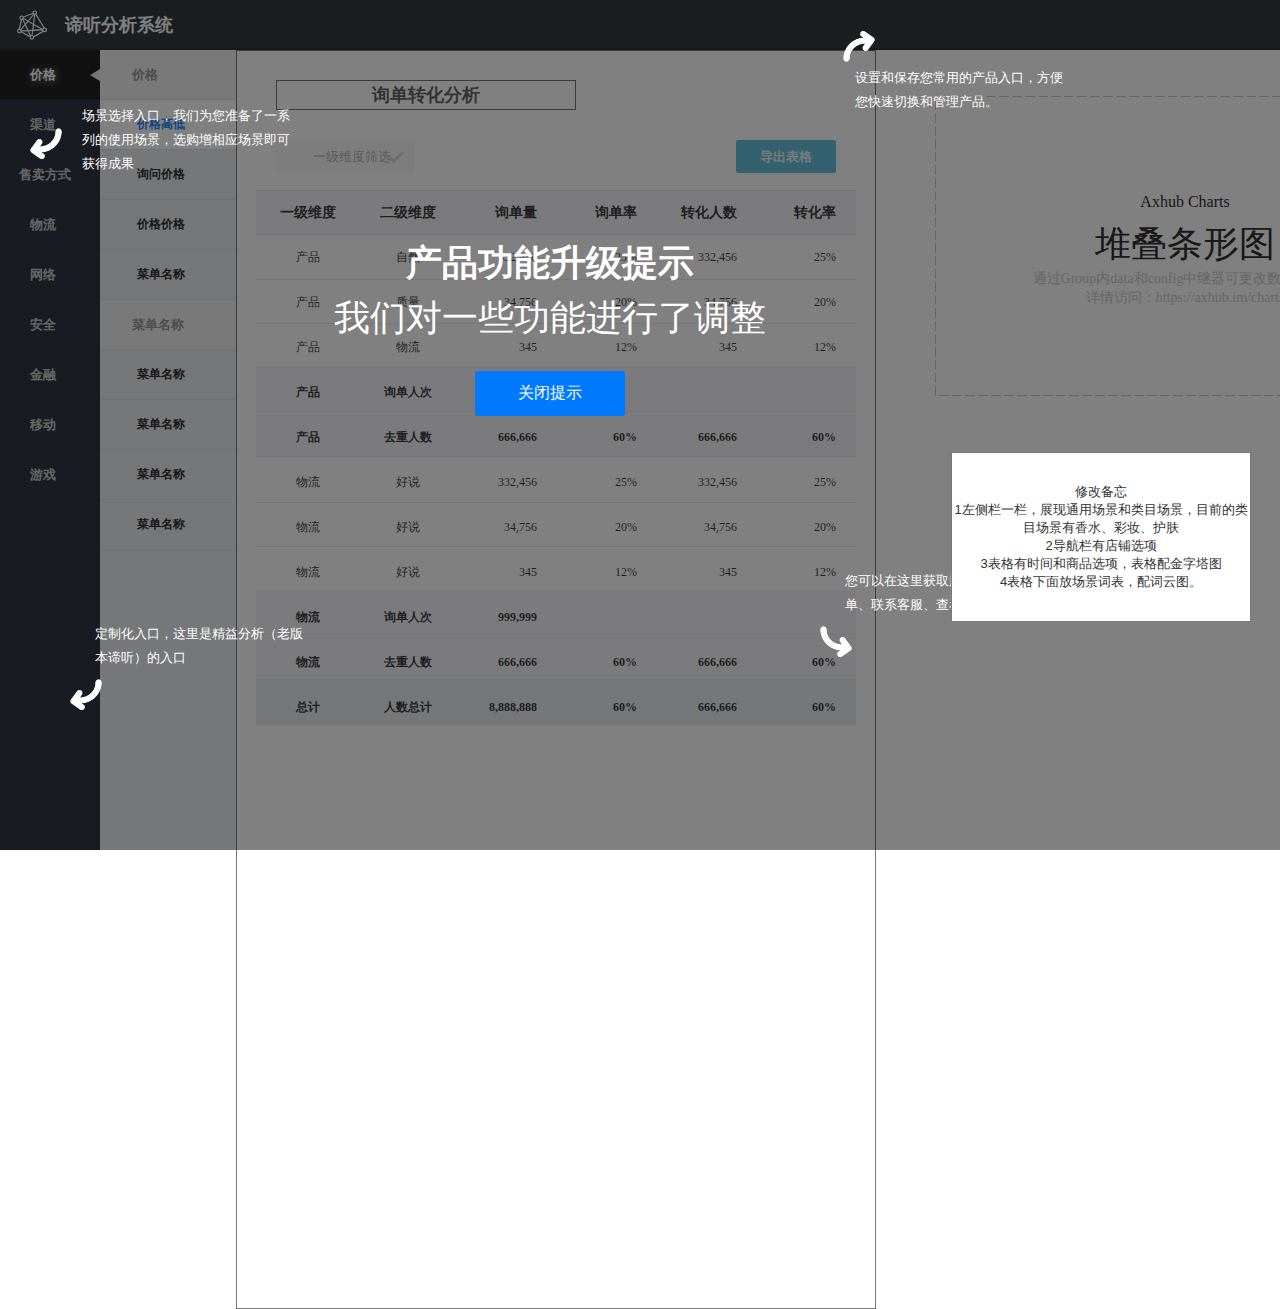
<file: analisis.html>
﻿<!DOCTYPE html>
<html>
  <head>
    <title>analisis</title>
    <meta http-equiv="X-UA-Compatible" content="IE=edge"/>
    <meta http-equiv="content-type" content="text/html; charset=utf-8"/>
    <meta name="apple-mobile-web-app-capable" content="yes"/>
    <link href="resources/css/axure_rp_page.css" type="text/css" rel="stylesheet"/>
    <link href="data/styles.css" type="text/css" rel="stylesheet"/>
    <link href="files/analisis/styles.css" type="text/css" rel="stylesheet"/>
    <script src="resources/scripts/jquery-1.7.1.min.js"></script>
    <script src="resources/scripts/jquery-ui-1.8.10.custom.min.js"></script>
    <script src="resources/scripts/axure/axQuery.js"></script>
    <script src="resources/scripts/axure/globals.js"></script>
    <script src="resources/scripts/axutils.js"></script>
    <script src="resources/scripts/axure/annotation.js"></script>
    <script src="resources/scripts/axure/axQuery.std.js"></script>
    <script src="resources/scripts/axure/doc.js"></script>
    <script src="data/document.js"></script>
    <script src="resources/scripts/messagecenter.js"></script>
    <script src="resources/scripts/axure/events.js"></script>
    <script src="resources/scripts/axure/recording.js"></script>
    <script src="resources/scripts/axure/action.js"></script>
    <script src="resources/scripts/axure/expr.js"></script>
    <script src="resources/scripts/axure/geometry.js"></script>
    <script src="resources/scripts/axure/flyout.js"></script>
    <script src="resources/scripts/axure/ie.js"></script>
    <script src="resources/scripts/axure/model.js"></script>
    <script src="resources/scripts/axure/repeater.js"></script>
    <script src="resources/scripts/axure/sto.js"></script>
    <script src="resources/scripts/axure/utils.temp.js"></script>
    <script src="resources/scripts/axure/variables.js"></script>
    <script src="resources/scripts/axure/drag.js"></script>
    <script src="resources/scripts/axure/move.js"></script>
    <script src="resources/scripts/axure/visibility.js"></script>
    <script src="resources/scripts/axure/style.js"></script>
    <script src="resources/scripts/axure/adaptive.js"></script>
    <script src="resources/scripts/axure/tree.js"></script>
    <script src="resources/scripts/axure/init.temp.js"></script>
    <script src="files/analisis/data.js"></script>
    <script src="resources/scripts/axure/legacy.js"></script>
    <script src="resources/scripts/axure/viewer.js"></script>
    <script src="resources/scripts/axure/math.js"></script>
    <script type="text/javascript">
      $axure.utils.getTransparentGifPath = function() { return 'resources/images/transparent.gif'; };
      $axure.utils.getOtherPath = function() { return 'resources/Other.html'; };
      $axure.utils.getReloadPath = function() { return 'resources/reload.html'; };
    </script>
  </head>
  <body>
    <div id="base" class="">

      <!-- 顶部菜单 (动态面板) -->
      <div id="u212" class="ax_default" data-label="顶部菜单">
        <div id="u212_state0" class="panel_state" data-label="框架">
          <div id="u212_state0_content" class="panel_state_content">

            <!-- 背景颜色 (动态面板) -->
            <div id="u213" class="ax_default" data-label="背景颜色">
              <div id="u213_state0" class="panel_state" data-label="设置动态面板背景">
                <div id="u213_state0_content" class="panel_state_content">
                </div>
              </div>
            </div>

            <!-- 顶部线条 (动态面板) -->
            <div id="u214" class="ax_default" data-label="顶部线条">
              <div id="u214_state0" class="panel_state" data-label="线条">
                <div id="u214_state0_content" class="panel_state_content">
                </div>
              </div>
            </div>

            <!-- 账户设置 (矩形) -->
            <div id="u215" class="ax_default box_1" data-label="账户设置" title="账户设置">
              <div id="u215_div" class=""></div>
              <!-- Unnamed () -->
              <div id="u216" class="text" style="visibility: visible;">
                <p><span></span></p>
              </div>
            </div>

            <!-- 账户信息 (矩形) -->
            <div id="u217" class="ax_default box_1" data-label="账户信息">
              <div id="u217_div" class=""></div>
              <!-- Unnamed () -->
              <div id="u218" class="text" style="visibility: visible;">
                <p style="font-size:20px;"><span style="font-family:'FontAwesome Regular', 'FontAwesome';"></span><span style="font-family:'微软雅黑 Regular', '微软雅黑';font-size:12px;"> Admin </span><span style="font-family:'FontAwesome Regular', 'FontAwesome';font-size:12px;"></span></p>
              </div>
            </div>

            <!-- 退出系统 (矩形) -->
            <div id="u219" class="ax_default box_1" data-label="退出系统" title="退出系统">
              <div id="u219_div" class=""></div>
              <!-- Unnamed () -->
              <div id="u220" class="text" style="visibility: visible;">
                <p><span></span></p>
              </div>
            </div>

            <!-- 更多菜单 (动态面板) -->
            <div id="u221" class="ax_default ax_default_hidden" data-label="更多菜单" style="display: none; visibility: hidden">
              <div id="u221_state0" class="panel_state" data-label="State1">
                <div id="u221_state0_content" class="panel_state_content">

                  <!-- Unnamed (矩形) -->
                  <div id="u222" class="ax_default box_1">
                    <div id="u222_div" class=""></div>
                    <!-- Unnamed () -->
                    <div id="u223" class="text" style="display: none; visibility: hidden">
                      <p><span></span></p>
                    </div>
                  </div>

                  <!-- Unnamed (矩形) -->
                  <div id="u224" class="ax_default box_1">
                    <div id="u224_div" class=""></div>
                    <!-- Unnamed () -->
                    <div id="u225" class="text" style="visibility: visible;">
                      <p><span>修改密码</span></p>
                    </div>
                  </div>

                  <!-- Unnamed (矩形) -->
                  <div id="u226" class="ax_default box_1">
                    <div id="u226_div" class=""></div>
                    <!-- Unnamed () -->
                    <div id="u227" class="text" style="visibility: visible;">
                      <p><span>基本信息</span></p>
                    </div>
                  </div>
                </div>
              </div>
            </div>

            <!-- Unnamed (矩形) -->
            <div id="u228" class="ax_default box_1 selected">
              <div id="u228_div" class="selected"></div>
              <!-- Unnamed () -->
              <div id="u229" class="text" style="visibility: visible;">
                <p><span>谛听分析系统</span></p>
              </div>
            </div>

            <!-- Unnamed (图片) -->
            <div id="u230" class="ax_default image1">
              <img id="u230_img" class="img " src="images/analisis/u230.svg"/>
              <!-- Unnamed () -->
              <div id="u231" class="text" style="display: none; visibility: hidden">
                <p><span></span></p>
              </div>
            </div>
          </div>
        </div>
      </div>

      <!-- 分隔线条 (动态面板) -->
      <div id="u232" class="ax_default" data-label="分隔线条">
        <div id="u232_state0" class="panel_state" data-label="设置动态面板背景">
          <div id="u232_state0_content" class="panel_state_content">
          </div>
        </div>
      </div>

      <!-- 左侧二级菜单 (动态面板) -->
      <div id="u233" class="ax_default" data-label="左侧二级菜单">
        <div id="u233_state0" class="panel_state" data-label="框架">
          <div id="u233_state0_content" class="panel_state_content">

            <!-- 二级菜单 (动态面板) -->
            <div id="u234" class="ax_default" data-label="二级菜单">
              <div id="u234_state0" class="panel_state" data-label="价格">
                <div id="u234_state0_content" class="panel_state_content">

                  <!-- Unnamed (矩形) -->
                  <div id="u235" class="ax_default box_1">
                    <div id="u235_div" class=""></div>
                    <!-- Unnamed () -->
                    <div id="u236" class="text" style="visibility: visible;">
                      <p><span style="font-family:'FontAwesome Bold', 'FontAwesome';"></span><span style="font-family:'微软雅黑 Bold', '微软雅黑';">&nbsp; 价格</span></p>
                    </div>
                  </div>

                  <!-- Unnamed (矩形) -->
                  <div id="u237" class="ax_default box_1 selected" selectiongroup="左侧二级菜单">
                    <div id="u237_div" class="selected"></div>
                    <!-- Unnamed () -->
                    <div id="u238" class="text" style="visibility: visible;">
                      <p><span>价格高低</span></p>
                    </div>
                  </div>

                  <!-- Unnamed (矩形) -->
                  <div id="u239" class="ax_default box_1" selectiongroup="左侧二级菜单">
                    <div id="u239_div" class=""></div>
                    <!-- Unnamed () -->
                    <div id="u240" class="text" style="visibility: visible;">
                      <p><span>询问价格</span></p>
                    </div>
                  </div>

                  <!-- Unnamed (矩形) -->
                  <div id="u241" class="ax_default box_1" selectiongroup="左侧二级菜单">
                    <div id="u241_div" class=""></div>
                    <!-- Unnamed () -->
                    <div id="u242" class="text" style="visibility: visible;">
                      <p><span>价格价格</span></p>
                    </div>
                  </div>

                  <!-- Unnamed (矩形) -->
                  <div id="u243" class="ax_default box_1" selectiongroup="左侧二级菜单">
                    <div id="u243_div" class=""></div>
                    <!-- Unnamed () -->
                    <div id="u244" class="text" style="visibility: visible;">
                      <p><span>菜单名称</span></p>
                    </div>
                  </div>

                  <!-- Unnamed (矩形) -->
                  <div id="u245" class="ax_default box_1">
                    <div id="u245_div" class=""></div>
                    <!-- Unnamed () -->
                    <div id="u246" class="text" style="visibility: visible;">
                      <p><span style="font-family:'FontAwesome Bold', 'FontAwesome';"></span><span style="font-family:'微软雅黑 Bold', '微软雅黑';">&nbsp; 菜单名称</span></p>
                    </div>
                  </div>

                  <!-- Unnamed (矩形) -->
                  <div id="u247" class="ax_default box_1" selectiongroup="左侧二级菜单">
                    <div id="u247_div" class=""></div>
                    <!-- Unnamed () -->
                    <div id="u248" class="text" style="visibility: visible;">
                      <p><span>菜单名称</span></p>
                    </div>
                  </div>

                  <!-- Unnamed (矩形) -->
                  <div id="u249" class="ax_default box_1" selectiongroup="左侧二级菜单">
                    <div id="u249_div" class=""></div>
                    <!-- Unnamed () -->
                    <div id="u250" class="text" style="visibility: visible;">
                      <p><span>菜单名称</span></p>
                    </div>
                  </div>

                  <!-- Unnamed (矩形) -->
                  <div id="u251" class="ax_default box_1" selectiongroup="左侧二级菜单">
                    <div id="u251_div" class=""></div>
                    <!-- Unnamed () -->
                    <div id="u252" class="text" style="visibility: visible;">
                      <p><span>菜单名称</span></p>
                    </div>
                  </div>

                  <!-- Unnamed (矩形) -->
                  <div id="u253" class="ax_default box_1" selectiongroup="左侧二级菜单">
                    <div id="u253_div" class=""></div>
                    <!-- Unnamed () -->
                    <div id="u254" class="text" style="visibility: visible;">
                      <p><span>菜单名称</span></p>
                    </div>
                  </div>
                </div>
              </div>
              <div id="u234_state1" class="panel_state" data-label="计算">
                <div id="u234_state1_content" class="panel_state_content">

                  <!-- Unnamed (矩形) -->
                  <div id="u255" class="ax_default box_1">
                    <div id="u255_div" class=""></div>
                    <!-- Unnamed () -->
                    <div id="u256" class="text" style="visibility: visible;">
                      <p><span style="font-family:'FontAwesome Bold', 'FontAwesome';"></span><span style="font-family:'微软雅黑 Bold', '微软雅黑';">&nbsp; 菜单名称</span></p>
                    </div>
                  </div>

                  <!-- Unnamed (矩形) -->
                  <div id="u257" class="ax_default box_1" selectiongroup="左侧二级菜单">
                    <div id="u257_div" class=""></div>
                    <!-- Unnamed () -->
                    <div id="u258" class="text" style="visibility: visible;">
                      <p><span>菜单名称</span></p>
                    </div>
                  </div>

                  <!-- Unnamed (矩形) -->
                  <div id="u259" class="ax_default box_1" selectiongroup="左侧二级菜单">
                    <div id="u259_div" class=""></div>
                    <!-- Unnamed () -->
                    <div id="u260" class="text" style="visibility: visible;">
                      <p><span>菜单名称</span></p>
                    </div>
                  </div>

                  <!-- Unnamed (矩形) -->
                  <div id="u261" class="ax_default box_1" selectiongroup="左侧二级菜单">
                    <div id="u261_div" class=""></div>
                    <!-- Unnamed () -->
                    <div id="u262" class="text" style="visibility: visible;">
                      <p><span>菜单名称</span></p>
                    </div>
                  </div>

                  <!-- Unnamed (矩形) -->
                  <div id="u263" class="ax_default box_1" selectiongroup="左侧二级菜单">
                    <div id="u263_div" class=""></div>
                    <!-- Unnamed () -->
                    <div id="u264" class="text" style="visibility: visible;">
                      <p><span>菜单名称</span></p>
                    </div>
                  </div>

                  <!-- Unnamed (矩形) -->
                  <div id="u265" class="ax_default box_1">
                    <div id="u265_div" class=""></div>
                    <!-- Unnamed () -->
                    <div id="u266" class="text" style="visibility: visible;">
                      <p><span style="font-family:'FontAwesome Bold', 'FontAwesome';"></span><span style="font-family:'微软雅黑 Bold', '微软雅黑';">&nbsp; 菜单名称</span></p>
                    </div>
                  </div>

                  <!-- Unnamed (矩形) -->
                  <div id="u267" class="ax_default box_1" selectiongroup="左侧二级菜单">
                    <div id="u267_div" class=""></div>
                    <!-- Unnamed () -->
                    <div id="u268" class="text" style="visibility: visible;">
                      <p><span>菜单名称</span></p>
                    </div>
                  </div>

                  <!-- Unnamed (矩形) -->
                  <div id="u269" class="ax_default box_1" selectiongroup="左侧二级菜单">
                    <div id="u269_div" class=""></div>
                    <!-- Unnamed () -->
                    <div id="u270" class="text" style="visibility: visible;">
                      <p><span>菜单名称</span></p>
                    </div>
                  </div>

                  <!-- Unnamed (矩形) -->
                  <div id="u271" class="ax_default box_1" selectiongroup="左侧二级菜单">
                    <div id="u271_div" class=""></div>
                    <!-- Unnamed () -->
                    <div id="u272" class="text" style="visibility: visible;">
                      <p><span>菜单名称</span></p>
                    </div>
                  </div>

                  <!-- Unnamed (矩形) -->
                  <div id="u273" class="ax_default box_1" selectiongroup="左侧二级菜单">
                    <div id="u273_div" class=""></div>
                    <!-- Unnamed () -->
                    <div id="u274" class="text" style="visibility: visible;">
                      <p><span>菜单名称</span></p>
                    </div>
                  </div>
                </div>
              </div>
              <div id="u234_state2" class="panel_state" data-label="存储">
                <div id="u234_state2_content" class="panel_state_content">

                  <!-- Unnamed (矩形) -->
                  <div id="u275" class="ax_default box_1">
                    <div id="u275_div" class=""></div>
                    <!-- Unnamed () -->
                    <div id="u276" class="text" style="visibility: visible;">
                      <p><span style="font-family:'FontAwesome Bold', 'FontAwesome';"></span><span style="font-family:'微软雅黑 Bold', '微软雅黑';">&nbsp; 菜单名称</span></p>
                    </div>
                  </div>

                  <!-- Unnamed (矩形) -->
                  <div id="u277" class="ax_default box_1" selectiongroup="左侧二级菜单">
                    <div id="u277_div" class=""></div>
                    <!-- Unnamed () -->
                    <div id="u278" class="text" style="visibility: visible;">
                      <p><span>菜单名称</span></p>
                    </div>
                  </div>

                  <!-- Unnamed (矩形) -->
                  <div id="u279" class="ax_default box_1" selectiongroup="左侧二级菜单">
                    <div id="u279_div" class=""></div>
                    <!-- Unnamed () -->
                    <div id="u280" class="text" style="visibility: visible;">
                      <p><span>菜单名称</span></p>
                    </div>
                  </div>

                  <!-- Unnamed (矩形) -->
                  <div id="u281" class="ax_default box_1" selectiongroup="左侧二级菜单">
                    <div id="u281_div" class=""></div>
                    <!-- Unnamed () -->
                    <div id="u282" class="text" style="visibility: visible;">
                      <p><span>菜单名称</span></p>
                    </div>
                  </div>

                  <!-- Unnamed (矩形) -->
                  <div id="u283" class="ax_default box_1" selectiongroup="左侧二级菜单">
                    <div id="u283_div" class=""></div>
                    <!-- Unnamed () -->
                    <div id="u284" class="text" style="visibility: visible;">
                      <p><span>菜单名称</span></p>
                    </div>
                  </div>

                  <!-- Unnamed (矩形) -->
                  <div id="u285" class="ax_default box_1">
                    <div id="u285_div" class=""></div>
                    <!-- Unnamed () -->
                    <div id="u286" class="text" style="visibility: visible;">
                      <p><span style="font-family:'FontAwesome Bold', 'FontAwesome';"></span><span style="font-family:'微软雅黑 Bold', '微软雅黑';">&nbsp; 菜单名称</span></p>
                    </div>
                  </div>

                  <!-- Unnamed (矩形) -->
                  <div id="u287" class="ax_default box_1" selectiongroup="左侧二级菜单">
                    <div id="u287_div" class=""></div>
                    <!-- Unnamed () -->
                    <div id="u288" class="text" style="visibility: visible;">
                      <p><span>菜单名称</span></p>
                    </div>
                  </div>

                  <!-- Unnamed (矩形) -->
                  <div id="u289" class="ax_default box_1" selectiongroup="左侧二级菜单">
                    <div id="u289_div" class=""></div>
                    <!-- Unnamed () -->
                    <div id="u290" class="text" style="visibility: visible;">
                      <p><span>菜单名称</span></p>
                    </div>
                  </div>

                  <!-- Unnamed (矩形) -->
                  <div id="u291" class="ax_default box_1" selectiongroup="左侧二级菜单">
                    <div id="u291_div" class=""></div>
                    <!-- Unnamed () -->
                    <div id="u292" class="text" style="visibility: visible;">
                      <p><span>菜单名称</span></p>
                    </div>
                  </div>

                  <!-- Unnamed (矩形) -->
                  <div id="u293" class="ax_default box_1" selectiongroup="左侧二级菜单">
                    <div id="u293_div" class=""></div>
                    <!-- Unnamed () -->
                    <div id="u294" class="text" style="visibility: visible;">
                      <p><span>菜单名称</span></p>
                    </div>
                  </div>
                </div>
              </div>
              <div id="u234_state3" class="panel_state" data-label="视频">
                <div id="u234_state3_content" class="panel_state_content">

                  <!-- Unnamed (矩形) -->
                  <div id="u295" class="ax_default box_1">
                    <div id="u295_div" class=""></div>
                    <!-- Unnamed () -->
                    <div id="u296" class="text" style="visibility: visible;">
                      <p><span style="font-family:'FontAwesome Bold', 'FontAwesome';"></span><span style="font-family:'微软雅黑 Bold', '微软雅黑';">&nbsp; 菜单名称</span></p>
                    </div>
                  </div>

                  <!-- Unnamed (矩形) -->
                  <div id="u297" class="ax_default box_1" selectiongroup="左侧二级菜单">
                    <div id="u297_div" class=""></div>
                    <!-- Unnamed () -->
                    <div id="u298" class="text" style="visibility: visible;">
                      <p><span>菜单名称</span></p>
                    </div>
                  </div>

                  <!-- Unnamed (矩形) -->
                  <div id="u299" class="ax_default box_1" selectiongroup="左侧二级菜单">
                    <div id="u299_div" class=""></div>
                    <!-- Unnamed () -->
                    <div id="u300" class="text" style="visibility: visible;">
                      <p><span>菜单名称</span></p>
                    </div>
                  </div>

                  <!-- Unnamed (矩形) -->
                  <div id="u301" class="ax_default box_1" selectiongroup="左侧二级菜单">
                    <div id="u301_div" class=""></div>
                    <!-- Unnamed () -->
                    <div id="u302" class="text" style="visibility: visible;">
                      <p><span>菜单名称</span></p>
                    </div>
                  </div>

                  <!-- Unnamed (矩形) -->
                  <div id="u303" class="ax_default box_1" selectiongroup="左侧二级菜单">
                    <div id="u303_div" class=""></div>
                    <!-- Unnamed () -->
                    <div id="u304" class="text" style="visibility: visible;">
                      <p><span>菜单名称</span></p>
                    </div>
                  </div>

                  <!-- Unnamed (矩形) -->
                  <div id="u305" class="ax_default box_1">
                    <div id="u305_div" class=""></div>
                    <!-- Unnamed () -->
                    <div id="u306" class="text" style="visibility: visible;">
                      <p><span style="font-family:'FontAwesome Bold', 'FontAwesome';"></span><span style="font-family:'微软雅黑 Bold', '微软雅黑';">&nbsp; 菜单名称</span></p>
                    </div>
                  </div>

                  <!-- Unnamed (矩形) -->
                  <div id="u307" class="ax_default box_1" selectiongroup="左侧二级菜单">
                    <div id="u307_div" class=""></div>
                    <!-- Unnamed () -->
                    <div id="u308" class="text" style="visibility: visible;">
                      <p><span>菜单名称</span></p>
                    </div>
                  </div>

                  <!-- Unnamed (矩形) -->
                  <div id="u309" class="ax_default box_1" selectiongroup="左侧二级菜单">
                    <div id="u309_div" class=""></div>
                    <!-- Unnamed () -->
                    <div id="u310" class="text" style="visibility: visible;">
                      <p><span>菜单名称</span></p>
                    </div>
                  </div>

                  <!-- Unnamed (矩形) -->
                  <div id="u311" class="ax_default box_1" selectiongroup="左侧二级菜单">
                    <div id="u311_div" class=""></div>
                    <!-- Unnamed () -->
                    <div id="u312" class="text" style="visibility: visible;">
                      <p><span>菜单名称</span></p>
                    </div>
                  </div>

                  <!-- Unnamed (矩形) -->
                  <div id="u313" class="ax_default box_1" selectiongroup="左侧二级菜单">
                    <div id="u313_div" class=""></div>
                    <!-- Unnamed () -->
                    <div id="u314" class="text" style="visibility: visible;">
                      <p><span>菜单名称</span></p>
                    </div>
                  </div>
                </div>
              </div>
              <div id="u234_state4" class="panel_state" data-label="网络">
                <div id="u234_state4_content" class="panel_state_content">

                  <!-- Unnamed (矩形) -->
                  <div id="u315" class="ax_default box_1">
                    <div id="u315_div" class=""></div>
                    <!-- Unnamed () -->
                    <div id="u316" class="text" style="visibility: visible;">
                      <p><span style="font-family:'FontAwesome Bold', 'FontAwesome';"></span><span style="font-family:'微软雅黑 Bold', '微软雅黑';">&nbsp; 菜单名称</span></p>
                    </div>
                  </div>

                  <!-- Unnamed (矩形) -->
                  <div id="u317" class="ax_default box_1" selectiongroup="左侧二级菜单">
                    <div id="u317_div" class=""></div>
                    <!-- Unnamed () -->
                    <div id="u318" class="text" style="visibility: visible;">
                      <p><span>菜单名称</span></p>
                    </div>
                  </div>

                  <!-- Unnamed (矩形) -->
                  <div id="u319" class="ax_default box_1" selectiongroup="左侧二级菜单">
                    <div id="u319_div" class=""></div>
                    <!-- Unnamed () -->
                    <div id="u320" class="text" style="visibility: visible;">
                      <p><span>菜单名称</span></p>
                    </div>
                  </div>

                  <!-- Unnamed (矩形) -->
                  <div id="u321" class="ax_default box_1" selectiongroup="左侧二级菜单">
                    <div id="u321_div" class=""></div>
                    <!-- Unnamed () -->
                    <div id="u322" class="text" style="visibility: visible;">
                      <p><span>菜单名称</span></p>
                    </div>
                  </div>

                  <!-- Unnamed (矩形) -->
                  <div id="u323" class="ax_default box_1" selectiongroup="左侧二级菜单">
                    <div id="u323_div" class=""></div>
                    <!-- Unnamed () -->
                    <div id="u324" class="text" style="visibility: visible;">
                      <p><span>菜单名称</span></p>
                    </div>
                  </div>

                  <!-- Unnamed (矩形) -->
                  <div id="u325" class="ax_default box_1">
                    <div id="u325_div" class=""></div>
                    <!-- Unnamed () -->
                    <div id="u326" class="text" style="visibility: visible;">
                      <p><span style="font-family:'FontAwesome Bold', 'FontAwesome';"></span><span style="font-family:'微软雅黑 Bold', '微软雅黑';">&nbsp; 菜单名称</span></p>
                    </div>
                  </div>

                  <!-- Unnamed (矩形) -->
                  <div id="u327" class="ax_default box_1" selectiongroup="左侧二级菜单">
                    <div id="u327_div" class=""></div>
                    <!-- Unnamed () -->
                    <div id="u328" class="text" style="visibility: visible;">
                      <p><span>菜单名称</span></p>
                    </div>
                  </div>

                  <!-- Unnamed (矩形) -->
                  <div id="u329" class="ax_default box_1" selectiongroup="左侧二级菜单">
                    <div id="u329_div" class=""></div>
                    <!-- Unnamed () -->
                    <div id="u330" class="text" style="visibility: visible;">
                      <p><span>菜单名称</span></p>
                    </div>
                  </div>

                  <!-- Unnamed (矩形) -->
                  <div id="u331" class="ax_default box_1" selectiongroup="左侧二级菜单">
                    <div id="u331_div" class=""></div>
                    <!-- Unnamed () -->
                    <div id="u332" class="text" style="visibility: visible;">
                      <p><span>菜单名称</span></p>
                    </div>
                  </div>

                  <!-- Unnamed (矩形) -->
                  <div id="u333" class="ax_default box_1" selectiongroup="左侧二级菜单">
                    <div id="u333_div" class=""></div>
                    <!-- Unnamed () -->
                    <div id="u334" class="text" style="visibility: visible;">
                      <p><span>菜单名称</span></p>
                    </div>
                  </div>
                </div>
              </div>
              <div id="u234_state5" class="panel_state" data-label="安全">
                <div id="u234_state5_content" class="panel_state_content">

                  <!-- Unnamed (矩形) -->
                  <div id="u335" class="ax_default box_1">
                    <div id="u335_div" class=""></div>
                    <!-- Unnamed () -->
                    <div id="u336" class="text" style="visibility: visible;">
                      <p><span style="font-family:'FontAwesome Bold', 'FontAwesome';"></span><span style="font-family:'微软雅黑 Bold', '微软雅黑';">&nbsp; 菜单名称</span></p>
                    </div>
                  </div>

                  <!-- Unnamed (矩形) -->
                  <div id="u337" class="ax_default box_1" selectiongroup="左侧二级菜单">
                    <div id="u337_div" class=""></div>
                    <!-- Unnamed () -->
                    <div id="u338" class="text" style="visibility: visible;">
                      <p><span>菜单名称</span></p>
                    </div>
                  </div>

                  <!-- Unnamed (矩形) -->
                  <div id="u339" class="ax_default box_1" selectiongroup="左侧二级菜单">
                    <div id="u339_div" class=""></div>
                    <!-- Unnamed () -->
                    <div id="u340" class="text" style="visibility: visible;">
                      <p><span>菜单名称</span></p>
                    </div>
                  </div>

                  <!-- Unnamed (矩形) -->
                  <div id="u341" class="ax_default box_1" selectiongroup="左侧二级菜单">
                    <div id="u341_div" class=""></div>
                    <!-- Unnamed () -->
                    <div id="u342" class="text" style="visibility: visible;">
                      <p><span>菜单名称</span></p>
                    </div>
                  </div>

                  <!-- Unnamed (矩形) -->
                  <div id="u343" class="ax_default box_1" selectiongroup="左侧二级菜单">
                    <div id="u343_div" class=""></div>
                    <!-- Unnamed () -->
                    <div id="u344" class="text" style="visibility: visible;">
                      <p><span>菜单名称</span></p>
                    </div>
                  </div>

                  <!-- Unnamed (矩形) -->
                  <div id="u345" class="ax_default box_1">
                    <div id="u345_div" class=""></div>
                    <!-- Unnamed () -->
                    <div id="u346" class="text" style="visibility: visible;">
                      <p><span style="font-family:'FontAwesome Bold', 'FontAwesome';"></span><span style="font-family:'微软雅黑 Bold', '微软雅黑';">&nbsp; 菜单名称</span></p>
                    </div>
                  </div>

                  <!-- Unnamed (矩形) -->
                  <div id="u347" class="ax_default box_1" selectiongroup="左侧二级菜单">
                    <div id="u347_div" class=""></div>
                    <!-- Unnamed () -->
                    <div id="u348" class="text" style="visibility: visible;">
                      <p><span>菜单名称</span></p>
                    </div>
                  </div>

                  <!-- Unnamed (矩形) -->
                  <div id="u349" class="ax_default box_1" selectiongroup="左侧二级菜单">
                    <div id="u349_div" class=""></div>
                    <!-- Unnamed () -->
                    <div id="u350" class="text" style="visibility: visible;">
                      <p><span>菜单名称</span></p>
                    </div>
                  </div>

                  <!-- Unnamed (矩形) -->
                  <div id="u351" class="ax_default box_1" selectiongroup="左侧二级菜单">
                    <div id="u351_div" class=""></div>
                    <!-- Unnamed () -->
                    <div id="u352" class="text" style="visibility: visible;">
                      <p><span>菜单名称</span></p>
                    </div>
                  </div>

                  <!-- Unnamed (矩形) -->
                  <div id="u353" class="ax_default box_1" selectiongroup="左侧二级菜单">
                    <div id="u353_div" class=""></div>
                    <!-- Unnamed () -->
                    <div id="u354" class="text" style="visibility: visible;">
                      <p><span>菜单名称</span></p>
                    </div>
                  </div>
                </div>
              </div>
              <div id="u234_state6" class="panel_state" data-label="金融">
                <div id="u234_state6_content" class="panel_state_content">

                  <!-- Unnamed (矩形) -->
                  <div id="u355" class="ax_default box_1">
                    <div id="u355_div" class=""></div>
                    <!-- Unnamed () -->
                    <div id="u356" class="text" style="visibility: visible;">
                      <p><span style="font-family:'FontAwesome Bold', 'FontAwesome';"></span><span style="font-family:'微软雅黑 Bold', '微软雅黑';">&nbsp; 菜单名称</span></p>
                    </div>
                  </div>

                  <!-- Unnamed (矩形) -->
                  <div id="u357" class="ax_default box_1" selectiongroup="左侧二级菜单">
                    <div id="u357_div" class=""></div>
                    <!-- Unnamed () -->
                    <div id="u358" class="text" style="visibility: visible;">
                      <p><span>菜单名称</span></p>
                    </div>
                  </div>

                  <!-- Unnamed (矩形) -->
                  <div id="u359" class="ax_default box_1" selectiongroup="左侧二级菜单">
                    <div id="u359_div" class=""></div>
                    <!-- Unnamed () -->
                    <div id="u360" class="text" style="visibility: visible;">
                      <p><span>菜单名称</span></p>
                    </div>
                  </div>

                  <!-- Unnamed (矩形) -->
                  <div id="u361" class="ax_default box_1" selectiongroup="左侧二级菜单">
                    <div id="u361_div" class=""></div>
                    <!-- Unnamed () -->
                    <div id="u362" class="text" style="visibility: visible;">
                      <p><span>菜单名称</span></p>
                    </div>
                  </div>

                  <!-- Unnamed (矩形) -->
                  <div id="u363" class="ax_default box_1" selectiongroup="左侧二级菜单">
                    <div id="u363_div" class=""></div>
                    <!-- Unnamed () -->
                    <div id="u364" class="text" style="visibility: visible;">
                      <p><span>菜单名称</span></p>
                    </div>
                  </div>

                  <!-- Unnamed (矩形) -->
                  <div id="u365" class="ax_default box_1">
                    <div id="u365_div" class=""></div>
                    <!-- Unnamed () -->
                    <div id="u366" class="text" style="visibility: visible;">
                      <p><span style="font-family:'FontAwesome Bold', 'FontAwesome';"></span><span style="font-family:'微软雅黑 Bold', '微软雅黑';">&nbsp; 菜单名称</span></p>
                    </div>
                  </div>

                  <!-- Unnamed (矩形) -->
                  <div id="u367" class="ax_default box_1" selectiongroup="左侧二级菜单">
                    <div id="u367_div" class=""></div>
                    <!-- Unnamed () -->
                    <div id="u368" class="text" style="visibility: visible;">
                      <p><span>菜单名称</span></p>
                    </div>
                  </div>

                  <!-- Unnamed (矩形) -->
                  <div id="u369" class="ax_default box_1" selectiongroup="左侧二级菜单">
                    <div id="u369_div" class=""></div>
                    <!-- Unnamed () -->
                    <div id="u370" class="text" style="visibility: visible;">
                      <p><span>菜单名称</span></p>
                    </div>
                  </div>

                  <!-- Unnamed (矩形) -->
                  <div id="u371" class="ax_default box_1" selectiongroup="左侧二级菜单">
                    <div id="u371_div" class=""></div>
                    <!-- Unnamed () -->
                    <div id="u372" class="text" style="visibility: visible;">
                      <p><span>菜单名称</span></p>
                    </div>
                  </div>

                  <!-- Unnamed (矩形) -->
                  <div id="u373" class="ax_default box_1" selectiongroup="左侧二级菜单">
                    <div id="u373_div" class=""></div>
                    <!-- Unnamed () -->
                    <div id="u374" class="text" style="visibility: visible;">
                      <p><span>菜单名称</span></p>
                    </div>
                  </div>
                </div>
              </div>
              <div id="u234_state7" class="panel_state" data-label="移动">
                <div id="u234_state7_content" class="panel_state_content">

                  <!-- Unnamed (矩形) -->
                  <div id="u375" class="ax_default box_1">
                    <div id="u375_div" class=""></div>
                    <!-- Unnamed () -->
                    <div id="u376" class="text" style="visibility: visible;">
                      <p><span style="font-family:'FontAwesome Bold', 'FontAwesome';"></span><span style="font-family:'微软雅黑 Bold', '微软雅黑';">&nbsp; 菜单名称</span></p>
                    </div>
                  </div>

                  <!-- Unnamed (矩形) -->
                  <div id="u377" class="ax_default box_1" selectiongroup="左侧二级菜单">
                    <div id="u377_div" class=""></div>
                    <!-- Unnamed () -->
                    <div id="u378" class="text" style="visibility: visible;">
                      <p><span>菜单名称</span></p>
                    </div>
                  </div>

                  <!-- Unnamed (矩形) -->
                  <div id="u379" class="ax_default box_1" selectiongroup="左侧二级菜单">
                    <div id="u379_div" class=""></div>
                    <!-- Unnamed () -->
                    <div id="u380" class="text" style="visibility: visible;">
                      <p><span>菜单名称</span></p>
                    </div>
                  </div>

                  <!-- Unnamed (矩形) -->
                  <div id="u381" class="ax_default box_1" selectiongroup="左侧二级菜单">
                    <div id="u381_div" class=""></div>
                    <!-- Unnamed () -->
                    <div id="u382" class="text" style="visibility: visible;">
                      <p><span>菜单名称</span></p>
                    </div>
                  </div>

                  <!-- Unnamed (矩形) -->
                  <div id="u383" class="ax_default box_1" selectiongroup="左侧二级菜单">
                    <div id="u383_div" class=""></div>
                    <!-- Unnamed () -->
                    <div id="u384" class="text" style="visibility: visible;">
                      <p><span>菜单名称</span></p>
                    </div>
                  </div>

                  <!-- Unnamed (矩形) -->
                  <div id="u385" class="ax_default box_1">
                    <div id="u385_div" class=""></div>
                    <!-- Unnamed () -->
                    <div id="u386" class="text" style="visibility: visible;">
                      <p><span style="font-family:'FontAwesome Bold', 'FontAwesome';"></span><span style="font-family:'微软雅黑 Bold', '微软雅黑';">&nbsp; 菜单名称</span></p>
                    </div>
                  </div>

                  <!-- Unnamed (矩形) -->
                  <div id="u387" class="ax_default box_1" selectiongroup="左侧二级菜单">
                    <div id="u387_div" class=""></div>
                    <!-- Unnamed () -->
                    <div id="u388" class="text" style="visibility: visible;">
                      <p><span>菜单名称</span></p>
                    </div>
                  </div>

                  <!-- Unnamed (矩形) -->
                  <div id="u389" class="ax_default box_1" selectiongroup="左侧二级菜单">
                    <div id="u389_div" class=""></div>
                    <!-- Unnamed () -->
                    <div id="u390" class="text" style="visibility: visible;">
                      <p><span>菜单名称</span></p>
                    </div>
                  </div>

                  <!-- Unnamed (矩形) -->
                  <div id="u391" class="ax_default box_1" selectiongroup="左侧二级菜单">
                    <div id="u391_div" class=""></div>
                    <!-- Unnamed () -->
                    <div id="u392" class="text" style="visibility: visible;">
                      <p><span>菜单名称</span></p>
                    </div>
                  </div>

                  <!-- Unnamed (矩形) -->
                  <div id="u393" class="ax_default box_1" selectiongroup="左侧二级菜单">
                    <div id="u393_div" class=""></div>
                    <!-- Unnamed () -->
                    <div id="u394" class="text" style="visibility: visible;">
                      <p><span>菜单名称</span></p>
                    </div>
                  </div>
                </div>
              </div>
              <div id="u234_state8" class="panel_state" data-label="游戏">
                <div id="u234_state8_content" class="panel_state_content">

                  <!-- Unnamed (矩形) -->
                  <div id="u395" class="ax_default box_1">
                    <div id="u395_div" class=""></div>
                    <!-- Unnamed () -->
                    <div id="u396" class="text" style="visibility: visible;">
                      <p><span style="font-family:'FontAwesome Bold', 'FontAwesome';"></span><span style="font-family:'微软雅黑 Bold', '微软雅黑';">&nbsp; 菜单名称</span></p>
                    </div>
                  </div>

                  <!-- Unnamed (矩形) -->
                  <div id="u397" class="ax_default box_1" selectiongroup="左侧二级菜单">
                    <div id="u397_div" class=""></div>
                    <!-- Unnamed () -->
                    <div id="u398" class="text" style="visibility: visible;">
                      <p><span>菜单名称</span></p>
                    </div>
                  </div>

                  <!-- Unnamed (矩形) -->
                  <div id="u399" class="ax_default box_1" selectiongroup="左侧二级菜单">
                    <div id="u399_div" class=""></div>
                    <!-- Unnamed () -->
                    <div id="u400" class="text" style="visibility: visible;">
                      <p><span>菜单名称</span></p>
                    </div>
                  </div>

                  <!-- Unnamed (矩形) -->
                  <div id="u401" class="ax_default box_1" selectiongroup="左侧二级菜单">
                    <div id="u401_div" class=""></div>
                    <!-- Unnamed () -->
                    <div id="u402" class="text" style="visibility: visible;">
                      <p><span>菜单名称</span></p>
                    </div>
                  </div>

                  <!-- Unnamed (矩形) -->
                  <div id="u403" class="ax_default box_1" selectiongroup="左侧二级菜单">
                    <div id="u403_div" class=""></div>
                    <!-- Unnamed () -->
                    <div id="u404" class="text" style="visibility: visible;">
                      <p><span>菜单名称</span></p>
                    </div>
                  </div>

                  <!-- Unnamed (矩形) -->
                  <div id="u405" class="ax_default box_1">
                    <div id="u405_div" class=""></div>
                    <!-- Unnamed () -->
                    <div id="u406" class="text" style="visibility: visible;">
                      <p><span style="font-family:'FontAwesome Bold', 'FontAwesome';"></span><span style="font-family:'微软雅黑 Bold', '微软雅黑';">&nbsp; 菜单名称</span></p>
                    </div>
                  </div>

                  <!-- Unnamed (矩形) -->
                  <div id="u407" class="ax_default box_1" selectiongroup="左侧二级菜单">
                    <div id="u407_div" class=""></div>
                    <!-- Unnamed () -->
                    <div id="u408" class="text" style="visibility: visible;">
                      <p><span>菜单名称</span></p>
                    </div>
                  </div>

                  <!-- Unnamed (矩形) -->
                  <div id="u409" class="ax_default box_1" selectiongroup="左侧二级菜单">
                    <div id="u409_div" class=""></div>
                    <!-- Unnamed () -->
                    <div id="u410" class="text" style="visibility: visible;">
                      <p><span>菜单名称</span></p>
                    </div>
                  </div>

                  <!-- Unnamed (矩形) -->
                  <div id="u411" class="ax_default box_1" selectiongroup="左侧二级菜单">
                    <div id="u411_div" class=""></div>
                    <!-- Unnamed () -->
                    <div id="u412" class="text" style="visibility: visible;">
                      <p><span>菜单名称</span></p>
                    </div>
                  </div>

                  <!-- Unnamed (矩形) -->
                  <div id="u413" class="ax_default box_1" selectiongroup="左侧二级菜单">
                    <div id="u413_div" class=""></div>
                    <!-- Unnamed () -->
                    <div id="u414" class="text" style="visibility: visible;">
                      <p><span>菜单名称</span></p>
                    </div>
                  </div>
                </div>
              </div>
            </div>
          </div>
        </div>
      </div>

      <!-- 左侧一级菜单 (动态面板) -->
      <div id="u415" class="ax_default" data-label="左侧一级菜单">
        <div id="u415_state0" class="panel_state" data-label="框架">
          <div id="u415_state0_content" class="panel_state_content">

            <!-- Unnamed (矩形) -->
            <div id="u416" class="ax_default box_1" selectiongroup="左侧一级菜单">
              <img id="u416_img" class="img " src="resources/images/transparent.gif"/>
              <!-- Unnamed () -->
              <div id="u417" class="text" style="visibility: visible;">
                <p><span>售卖方式</span></p>
              </div>
            </div>

            <!-- Unnamed (矩形) -->
            <div id="u418" class="ax_default box_1" selectiongroup="左侧一级菜单">
              <img id="u418_img" class="img " src="resources/images/transparent.gif"/>
              <!-- Unnamed () -->
              <div id="u419" class="text" style="visibility: visible;">
                <p><span>物流</span></p>
              </div>
            </div>

            <!-- Unnamed (矩形) -->
            <div id="u420" class="ax_default box_1" selectiongroup="左侧一级菜单">
              <img id="u420_img" class="img " src="resources/images/transparent.gif"/>
              <!-- Unnamed () -->
              <div id="u421" class="text" style="visibility: visible;">
                <p><span>网络</span></p>
              </div>
            </div>

            <!-- Unnamed (矩形) -->
            <div id="u422" class="ax_default box_1" selectiongroup="左侧一级菜单">
              <img id="u422_img" class="img " src="resources/images/transparent.gif"/>
              <!-- Unnamed () -->
              <div id="u423" class="text" style="visibility: visible;">
                <p><span>渠道</span></p>
              </div>
            </div>

            <!-- Unnamed (矩形) -->
            <div id="u424" class="ax_default box_1" selectiongroup="左侧一级菜单">
              <img id="u424_img" class="img " src="resources/images/transparent.gif"/>
              <!-- Unnamed () -->
              <div id="u425" class="text" style="visibility: visible;">
                <p><span>金融</span></p>
              </div>
            </div>

            <!-- Unnamed (矩形) -->
            <div id="u426" class="ax_default box_1" selectiongroup="左侧一级菜单">
              <img id="u426_img" class="img " src="resources/images/transparent.gif"/>
              <!-- Unnamed () -->
              <div id="u427" class="text" style="visibility: visible;">
                <p><span>移动</span></p>
              </div>
            </div>

            <!-- Unnamed (矩形) -->
            <div id="u428" class="ax_default box_1" selectiongroup="左侧一级菜单">
              <img id="u428_img" class="img " src="resources/images/transparent.gif"/>
              <!-- Unnamed () -->
              <div id="u429" class="text" style="visibility: visible;">
                <p><span>游戏</span></p>
              </div>
            </div>

            <!-- Unnamed (矩形) -->
            <div id="u430" class="ax_default box_1 selected" selectiongroup="左侧一级菜单">
              <img id="u430_img" class="img " src="images/analisis/u416_selected.png"/>
              <!-- Unnamed () -->
              <div id="u431" class="text" style="visibility: visible;">
                <p><span>安全</span></p>
              </div>
            </div>

            <!-- Unnamed (矩形) -->
            <div id="u432" class="ax_default box_1 selected" selectiongroup="左侧一级菜单">
              <img id="u432_img" class="img " src="images/analisis/u416_selected.png"/>
              <!-- Unnamed () -->
              <div id="u433" class="text" style="visibility: visible;">
                <p><span>价格</span></p>
              </div>
            </div>

            <!-- 三角形 (形状) -->
            <div id="u434" class="ax_default box_1" data-label="三角形">
              <img id="u434_img" class="img " src="images/analisis/三角形_u434.png"/>
              <!-- Unnamed () -->
              <div id="u435" class="text" style="display: none; visibility: hidden">
                <p><span style="font-family:'微软雅黑 Regular', '微软雅黑';font-weight:400;"></span></p>
              </div>
            </div>
          </div>
        </div>
      </div>

      <!-- 消息设置对话框 (消息设置) -->

      <!-- 对话框 (动态面板) -->
      <div id="u437" class="ax_default ax_default_hidden" data-label="对话框" style="display: none; visibility: hidden">
        <div id="u437_state0" class="panel_state" data-label="消息设置">
          <div id="u437_state0_content" class="panel_state_content">

            <!-- Unnamed (矩形) -->
            <div id="u438" class="ax_default box_1">
              <div id="u438_div" class=""></div>
              <!-- Unnamed () -->
              <div id="u439" class="text" style="visibility: visible;">
                <p><span style="color:#666666;"></span></p><p><span style="color:#999999;"></span></p>
              </div>
            </div>

            <!-- Unnamed (矩形) -->
            <div id="u440" class="ax_default box_1">
              <div id="u440_div" class=""></div>
              <!-- Unnamed () -->
              <div id="u441" class="text" style="visibility: visible;">
                <p style="font-size:14px;"><span style="font-family:'微软雅黑 Bold', '微软雅黑';font-weight:700;color:#666666;">消息接收设置</span></p><p style="font-size:12px;"><span style="font-family:'微软雅黑';font-weight:402;color:#999999;">账户、产品、故障等重要消息，建议您务必设置接收，防止消息遗漏造成损失。</span></p>
              </div>
            </div>

            <!-- Unnamed (矩形) -->
            <div id="u442" class="ax_default box_1" title="关闭">
              <div id="u442_div" class=""></div>
              <!-- Unnamed () -->
              <div id="u443" class="text" style="visibility: visible;">
                <p><span></span></p>
              </div>
            </div>

            <!-- Unnamed (组合) -->
            <div id="u444" class="ax_default">

              <!-- Unnamed (矩形) -->
              <div id="u445" class="ax_default box_1">
                <div id="u445_div" class=""></div>
                <!-- Unnamed () -->
                <div id="u446" class="text" style="display: none; visibility: hidden">
                  <p><span></span></p>
                </div>
              </div>

              <!-- Unnamed (组合) -->
              <div id="u447" class="ax_default">

                <!-- Unnamed (组合) -->
                <div id="u448" class="ax_default">

                  <!-- Unnamed (矩形) -->
                  <div id="u449" class="ax_default box_1">
                    <div id="u449_div" class=""></div>
                    <!-- Unnamed () -->
                    <div id="u450" class="text" style="visibility: visible;">
                      <p><span>确定</span></p>
                    </div>
                  </div>

                  <!-- Unnamed (矩形) -->
                  <div id="u451" class="ax_default box_1">
                    <div id="u451_div" class=""></div>
                    <!-- Unnamed () -->
                    <div id="u452" class="text" style="visibility: visible;">
                      <p><span>取消</span></p>
                    </div>
                  </div>
                </div>
              </div>
            </div>

            <!-- Unnamed (中继器) -->
            <div id="u453" class="ax_default">
              <script id="u453_script" type="axure-repeater-template">

                <!-- Unnamed (矩形) -->
                <div id="u454" class="ax_default box_1 u454">
                  <img id="u454_img" class="img u454_img" src="images/analisis/u454.png"/>
                  <!-- Unnamed () -->
                  <div id="u455" class="u455 text" style="visibility: visible;">
                    <p style="font-size:12px;"><span style="font-family:'微软雅黑 Bold', '微软雅黑';font-weight:700;color:#666666;">产品消息</span></p><p style="font-size:16px;"><span style="font-family:'FontAwesome';font-weight:402;font-style:normal;color:#0079FE;"></span><span style="font-family:'微软雅黑';font-weight:404;font-style:normal;font-size:14px;color:#999999;"> </span><span style="font-family:'微软雅黑';font-weight:404;font-style:normal;font-size:12px;color:#666666;">产品到期通知</span></p><p style="font-size:16px;"><span style="font-family:'FontAwesome';font-weight:402;font-style:normal;color:#0079FE;"></span><span style="font-family:'微软雅黑';font-weight:404;font-style:normal;font-size:14px;color:#999999;"> </span><span style="font-family:'微软雅黑';font-weight:404;font-style:normal;font-size:12px;color:#666666;">产品释放通知</span></p><p style="font-size:16px;"><span style="font-family:'FontAwesome';font-weight:402;font-style:normal;color:#999999;"></span><span style="font-family:'微软雅黑';font-weight:404;font-style:normal;font-size:12px;color:#666666;"> </span><span style="font-family:'微软雅黑';font-weight:404;font-style:normal;font-size:12px;color:#666666;">产品教育内容</span></p><p style="font-size:16px;"><span style="font-family:'FontAwesome';font-weight:402;font-style:normal;color:#999999;"></span><span style="font-family:'微软雅黑';font-weight:404;font-style:normal;font-size:12px;color:#666666;"> </span><span style="font-family:'微软雅黑';font-weight:404;font-style:normal;font-size:12px;color:#666666;">开通信息通知</span></p><p style="font-size:16px;"><span style="font-family:'FontAwesome';font-weight:402;font-style:normal;color:#999999;"></span><span style="font-family:'微软雅黑';font-weight:404;font-style:normal;font-size:12px;color:#666666;"> </span><span style="font-family:'微软雅黑';font-weight:404;font-style:normal;font-size:12px;color:#666666;">产品运维通知</span></p>
                  </div>
                </div>
              </script>
              <div id="u453-1" class="preeval" style="width: 126px; height: 169px;">

                <!-- Unnamed (矩形) -->
                <div id="u454-1" class="ax_default box_1 u454">
                  <img id="u454-1_img" class="img u454_img" src="images/analisis/u454.png"/>
                  <!-- Unnamed () -->
                  <div id="u455-1" class="u455 text" style="visibility: visible;">
                    <p style="font-size:12px;"><span style="font-family:'微软雅黑 Bold', '微软雅黑';font-weight:700;color:#666666;">产品消息</span></p><p style="font-size:16px;"><span style="font-family:'FontAwesome';font-weight:402;font-style:normal;color:#0079FE;"></span><span style="font-family:'微软雅黑';font-weight:404;font-style:normal;font-size:14px;color:#999999;"> </span><span style="font-family:'微软雅黑';font-weight:404;font-style:normal;font-size:12px;color:#666666;">产品到期通知</span></p><p style="font-size:16px;"><span style="font-family:'FontAwesome';font-weight:402;font-style:normal;color:#0079FE;"></span><span style="font-family:'微软雅黑';font-weight:404;font-style:normal;font-size:14px;color:#999999;"> </span><span style="font-family:'微软雅黑';font-weight:404;font-style:normal;font-size:12px;color:#666666;">产品释放通知</span></p><p style="font-size:16px;"><span style="font-family:'FontAwesome';font-weight:402;font-style:normal;color:#999999;"></span><span style="font-family:'微软雅黑';font-weight:404;font-style:normal;font-size:12px;color:#666666;"> </span><span style="font-family:'微软雅黑';font-weight:404;font-style:normal;font-size:12px;color:#666666;">产品教育内容</span></p><p style="font-size:16px;"><span style="font-family:'FontAwesome';font-weight:402;font-style:normal;color:#999999;"></span><span style="font-family:'微软雅黑';font-weight:404;font-style:normal;font-size:12px;color:#666666;"> </span><span style="font-family:'微软雅黑';font-weight:404;font-style:normal;font-size:12px;color:#666666;">开通信息通知</span></p><p style="font-size:16px;"><span style="font-family:'FontAwesome';font-weight:402;font-style:normal;color:#999999;"></span><span style="font-family:'微软雅黑';font-weight:404;font-style:normal;font-size:12px;color:#666666;"> </span><span style="font-family:'微软雅黑';font-weight:404;font-style:normal;font-size:12px;color:#666666;">产品运维通知</span></p>
                  </div>
                </div>
              </div>
              <div id="u453-2" class="preeval" style="width: 126px; height: 169px;">

                <!-- Unnamed (矩形) -->
                <div id="u454-2" class="ax_default box_1 u454">
                  <img id="u454-2_img" class="img u454_img" src="images/analisis/u454.png"/>
                  <!-- Unnamed () -->
                  <div id="u455-2" class="u455 text" style="visibility: visible;">
                    <p style="font-size:12px;"><span style="font-family:'微软雅黑 Bold', '微软雅黑';font-weight:700;color:#666666;">产品消息</span></p><p style="font-size:16px;"><span style="font-family:'FontAwesome';font-weight:402;font-style:normal;color:#0079FE;"></span><span style="font-family:'微软雅黑';font-weight:404;font-style:normal;font-size:14px;color:#999999;"> </span><span style="font-family:'微软雅黑';font-weight:404;font-style:normal;font-size:12px;color:#666666;">产品到期通知</span></p><p style="font-size:16px;"><span style="font-family:'FontAwesome';font-weight:402;font-style:normal;color:#0079FE;"></span><span style="font-family:'微软雅黑';font-weight:404;font-style:normal;font-size:14px;color:#999999;"> </span><span style="font-family:'微软雅黑';font-weight:404;font-style:normal;font-size:12px;color:#666666;">产品释放通知</span></p><p style="font-size:16px;"><span style="font-family:'FontAwesome';font-weight:402;font-style:normal;color:#999999;"></span><span style="font-family:'微软雅黑';font-weight:404;font-style:normal;font-size:12px;color:#666666;"> </span><span style="font-family:'微软雅黑';font-weight:404;font-style:normal;font-size:12px;color:#666666;">产品教育内容</span></p><p style="font-size:16px;"><span style="font-family:'FontAwesome';font-weight:402;font-style:normal;color:#999999;"></span><span style="font-family:'微软雅黑';font-weight:404;font-style:normal;font-size:12px;color:#666666;"> </span><span style="font-family:'微软雅黑';font-weight:404;font-style:normal;font-size:12px;color:#666666;">开通信息通知</span></p><p style="font-size:16px;"><span style="font-family:'FontAwesome';font-weight:402;font-style:normal;color:#999999;"></span><span style="font-family:'微软雅黑';font-weight:404;font-style:normal;font-size:12px;color:#666666;"> </span><span style="font-family:'微软雅黑';font-weight:404;font-style:normal;font-size:12px;color:#666666;">产品运维通知</span></p>
                  </div>
                </div>
              </div>
              <div id="u453-3" class="preeval" style="width: 126px; height: 169px;">

                <!-- Unnamed (矩形) -->
                <div id="u454-3" class="ax_default box_1 u454">
                  <img id="u454-3_img" class="img u454_img" src="images/analisis/u454.png"/>
                  <!-- Unnamed () -->
                  <div id="u455-3" class="u455 text" style="visibility: visible;">
                    <p style="font-size:12px;"><span style="font-family:'微软雅黑 Bold', '微软雅黑';font-weight:700;color:#666666;">产品消息</span></p><p style="font-size:16px;"><span style="font-family:'FontAwesome';font-weight:402;font-style:normal;color:#0079FE;"></span><span style="font-family:'微软雅黑';font-weight:404;font-style:normal;font-size:14px;color:#999999;"> </span><span style="font-family:'微软雅黑';font-weight:404;font-style:normal;font-size:12px;color:#666666;">产品到期通知</span></p><p style="font-size:16px;"><span style="font-family:'FontAwesome';font-weight:402;font-style:normal;color:#0079FE;"></span><span style="font-family:'微软雅黑';font-weight:404;font-style:normal;font-size:14px;color:#999999;"> </span><span style="font-family:'微软雅黑';font-weight:404;font-style:normal;font-size:12px;color:#666666;">产品释放通知</span></p><p style="font-size:16px;"><span style="font-family:'FontAwesome';font-weight:402;font-style:normal;color:#999999;"></span><span style="font-family:'微软雅黑';font-weight:404;font-style:normal;font-size:12px;color:#666666;"> </span><span style="font-family:'微软雅黑';font-weight:404;font-style:normal;font-size:12px;color:#666666;">产品教育内容</span></p><p style="font-size:16px;"><span style="font-family:'FontAwesome';font-weight:402;font-style:normal;color:#999999;"></span><span style="font-family:'微软雅黑';font-weight:404;font-style:normal;font-size:12px;color:#666666;"> </span><span style="font-family:'微软雅黑';font-weight:404;font-style:normal;font-size:12px;color:#666666;">开通信息通知</span></p><p style="font-size:16px;"><span style="font-family:'FontAwesome';font-weight:402;font-style:normal;color:#999999;"></span><span style="font-family:'微软雅黑';font-weight:404;font-style:normal;font-size:12px;color:#666666;"> </span><span style="font-family:'微软雅黑';font-weight:404;font-style:normal;font-size:12px;color:#666666;">产品运维通知</span></p>
                  </div>
                </div>
              </div>
              <div id="u453-4" class="preeval" style="width: 126px; height: 169px;">

                <!-- Unnamed (矩形) -->
                <div id="u454-4" class="ax_default box_1 u454">
                  <img id="u454-4_img" class="img u454_img" src="images/analisis/u454.png"/>
                  <!-- Unnamed () -->
                  <div id="u455-4" class="u455 text" style="visibility: visible;">
                    <p style="font-size:12px;"><span style="font-family:'微软雅黑 Bold', '微软雅黑';font-weight:700;color:#666666;">产品消息</span></p><p style="font-size:16px;"><span style="font-family:'FontAwesome';font-weight:402;font-style:normal;color:#0079FE;"></span><span style="font-family:'微软雅黑';font-weight:404;font-style:normal;font-size:14px;color:#999999;"> </span><span style="font-family:'微软雅黑';font-weight:404;font-style:normal;font-size:12px;color:#666666;">产品到期通知</span></p><p style="font-size:16px;"><span style="font-family:'FontAwesome';font-weight:402;font-style:normal;color:#0079FE;"></span><span style="font-family:'微软雅黑';font-weight:404;font-style:normal;font-size:14px;color:#999999;"> </span><span style="font-family:'微软雅黑';font-weight:404;font-style:normal;font-size:12px;color:#666666;">产品释放通知</span></p><p style="font-size:16px;"><span style="font-family:'FontAwesome';font-weight:402;font-style:normal;color:#999999;"></span><span style="font-family:'微软雅黑';font-weight:404;font-style:normal;font-size:12px;color:#666666;"> </span><span style="font-family:'微软雅黑';font-weight:404;font-style:normal;font-size:12px;color:#666666;">产品教育内容</span></p><p style="font-size:16px;"><span style="font-family:'FontAwesome';font-weight:402;font-style:normal;color:#999999;"></span><span style="font-family:'微软雅黑';font-weight:404;font-style:normal;font-size:12px;color:#666666;"> </span><span style="font-family:'微软雅黑';font-weight:404;font-style:normal;font-size:12px;color:#666666;">开通信息通知</span></p><p style="font-size:16px;"><span style="font-family:'FontAwesome';font-weight:402;font-style:normal;color:#999999;"></span><span style="font-family:'微软雅黑';font-weight:404;font-style:normal;font-size:12px;color:#666666;"> </span><span style="font-family:'微软雅黑';font-weight:404;font-style:normal;font-size:12px;color:#666666;">产品运维通知</span></p>
                  </div>
                </div>
              </div>
              <div id="u453-5" class="preeval" style="width: 126px; height: 169px;">

                <!-- Unnamed (矩形) -->
                <div id="u454-5" class="ax_default box_1 u454">
                  <img id="u454-5_img" class="img u454_img" src="images/analisis/u454.png"/>
                  <!-- Unnamed () -->
                  <div id="u455-5" class="u455 text" style="visibility: visible;">
                    <p style="font-size:12px;"><span style="font-family:'微软雅黑 Bold', '微软雅黑';font-weight:700;color:#666666;">产品消息</span></p><p style="font-size:16px;"><span style="font-family:'FontAwesome';font-weight:402;font-style:normal;color:#0079FE;"></span><span style="font-family:'微软雅黑';font-weight:404;font-style:normal;font-size:14px;color:#999999;"> </span><span style="font-family:'微软雅黑';font-weight:404;font-style:normal;font-size:12px;color:#666666;">产品到期通知</span></p><p style="font-size:16px;"><span style="font-family:'FontAwesome';font-weight:402;font-style:normal;color:#0079FE;"></span><span style="font-family:'微软雅黑';font-weight:404;font-style:normal;font-size:14px;color:#999999;"> </span><span style="font-family:'微软雅黑';font-weight:404;font-style:normal;font-size:12px;color:#666666;">产品释放通知</span></p><p style="font-size:16px;"><span style="font-family:'FontAwesome';font-weight:402;font-style:normal;color:#999999;"></span><span style="font-family:'微软雅黑';font-weight:404;font-style:normal;font-size:12px;color:#666666;"> </span><span style="font-family:'微软雅黑';font-weight:404;font-style:normal;font-size:12px;color:#666666;">产品教育内容</span></p><p style="font-size:16px;"><span style="font-family:'FontAwesome';font-weight:402;font-style:normal;color:#999999;"></span><span style="font-family:'微软雅黑';font-weight:404;font-style:normal;font-size:12px;color:#666666;"> </span><span style="font-family:'微软雅黑';font-weight:404;font-style:normal;font-size:12px;color:#666666;">开通信息通知</span></p><p style="font-size:16px;"><span style="font-family:'FontAwesome';font-weight:402;font-style:normal;color:#999999;"></span><span style="font-family:'微软雅黑';font-weight:404;font-style:normal;font-size:12px;color:#666666;"> </span><span style="font-family:'微软雅黑';font-weight:404;font-style:normal;font-size:12px;color:#666666;">产品运维通知</span></p>
                  </div>
                </div>
              </div>
              <div id="u453-6" class="preeval" style="width: 126px; height: 169px;">

                <!-- Unnamed (矩形) -->
                <div id="u454-6" class="ax_default box_1 u454">
                  <img id="u454-6_img" class="img u454_img" src="images/analisis/u454.png"/>
                  <!-- Unnamed () -->
                  <div id="u455-6" class="u455 text" style="visibility: visible;">
                    <p style="font-size:12px;"><span style="font-family:'微软雅黑 Bold', '微软雅黑';font-weight:700;color:#666666;">产品消息</span></p><p style="font-size:16px;"><span style="font-family:'FontAwesome';font-weight:402;font-style:normal;color:#0079FE;"></span><span style="font-family:'微软雅黑';font-weight:404;font-style:normal;font-size:14px;color:#999999;"> </span><span style="font-family:'微软雅黑';font-weight:404;font-style:normal;font-size:12px;color:#666666;">产品到期通知</span></p><p style="font-size:16px;"><span style="font-family:'FontAwesome';font-weight:402;font-style:normal;color:#0079FE;"></span><span style="font-family:'微软雅黑';font-weight:404;font-style:normal;font-size:14px;color:#999999;"> </span><span style="font-family:'微软雅黑';font-weight:404;font-style:normal;font-size:12px;color:#666666;">产品释放通知</span></p><p style="font-size:16px;"><span style="font-family:'FontAwesome';font-weight:402;font-style:normal;color:#999999;"></span><span style="font-family:'微软雅黑';font-weight:404;font-style:normal;font-size:12px;color:#666666;"> </span><span style="font-family:'微软雅黑';font-weight:404;font-style:normal;font-size:12px;color:#666666;">产品教育内容</span></p><p style="font-size:16px;"><span style="font-family:'FontAwesome';font-weight:402;font-style:normal;color:#999999;"></span><span style="font-family:'微软雅黑';font-weight:404;font-style:normal;font-size:12px;color:#666666;"> </span><span style="font-family:'微软雅黑';font-weight:404;font-style:normal;font-size:12px;color:#666666;">开通信息通知</span></p><p style="font-size:16px;"><span style="font-family:'FontAwesome';font-weight:402;font-style:normal;color:#999999;"></span><span style="font-family:'微软雅黑';font-weight:404;font-style:normal;font-size:12px;color:#666666;"> </span><span style="font-family:'微软雅黑';font-weight:404;font-style:normal;font-size:12px;color:#666666;">产品运维通知</span></p>
                  </div>
                </div>
              </div>
              <div id="u453-7" class="preeval" style="width: 126px; height: 169px;">

                <!-- Unnamed (矩形) -->
                <div id="u454-7" class="ax_default box_1 u454">
                  <img id="u454-7_img" class="img u454_img" src="images/analisis/u454.png"/>
                  <!-- Unnamed () -->
                  <div id="u455-7" class="u455 text" style="visibility: visible;">
                    <p style="font-size:12px;"><span style="font-family:'微软雅黑 Bold', '微软雅黑';font-weight:700;color:#666666;">产品消息</span></p><p style="font-size:16px;"><span style="font-family:'FontAwesome';font-weight:402;font-style:normal;color:#0079FE;"></span><span style="font-family:'微软雅黑';font-weight:404;font-style:normal;font-size:14px;color:#999999;"> </span><span style="font-family:'微软雅黑';font-weight:404;font-style:normal;font-size:12px;color:#666666;">产品到期通知</span></p><p style="font-size:16px;"><span style="font-family:'FontAwesome';font-weight:402;font-style:normal;color:#0079FE;"></span><span style="font-family:'微软雅黑';font-weight:404;font-style:normal;font-size:14px;color:#999999;"> </span><span style="font-family:'微软雅黑';font-weight:404;font-style:normal;font-size:12px;color:#666666;">产品释放通知</span></p><p style="font-size:16px;"><span style="font-family:'FontAwesome';font-weight:402;font-style:normal;color:#999999;"></span><span style="font-family:'微软雅黑';font-weight:404;font-style:normal;font-size:12px;color:#666666;"> </span><span style="font-family:'微软雅黑';font-weight:404;font-style:normal;font-size:12px;color:#666666;">产品教育内容</span></p><p style="font-size:16px;"><span style="font-family:'FontAwesome';font-weight:402;font-style:normal;color:#999999;"></span><span style="font-family:'微软雅黑';font-weight:404;font-style:normal;font-size:12px;color:#666666;"> </span><span style="font-family:'微软雅黑';font-weight:404;font-style:normal;font-size:12px;color:#666666;">开通信息通知</span></p><p style="font-size:16px;"><span style="font-family:'FontAwesome';font-weight:402;font-style:normal;color:#999999;"></span><span style="font-family:'微软雅黑';font-weight:404;font-style:normal;font-size:12px;color:#666666;"> </span><span style="font-family:'微软雅黑';font-weight:404;font-style:normal;font-size:12px;color:#666666;">产品运维通知</span></p>
                  </div>
                </div>
              </div>
              <div id="u453-8" class="preeval" style="width: 126px; height: 169px;">

                <!-- Unnamed (矩形) -->
                <div id="u454-8" class="ax_default box_1 u454">
                  <img id="u454-8_img" class="img u454_img" src="images/analisis/u454.png"/>
                  <!-- Unnamed () -->
                  <div id="u455-8" class="u455 text" style="visibility: visible;">
                    <p style="font-size:12px;"><span style="font-family:'微软雅黑 Bold', '微软雅黑';font-weight:700;color:#666666;">产品消息</span></p><p style="font-size:16px;"><span style="font-family:'FontAwesome';font-weight:402;font-style:normal;color:#0079FE;"></span><span style="font-family:'微软雅黑';font-weight:404;font-style:normal;font-size:14px;color:#999999;"> </span><span style="font-family:'微软雅黑';font-weight:404;font-style:normal;font-size:12px;color:#666666;">产品到期通知</span></p><p style="font-size:16px;"><span style="font-family:'FontAwesome';font-weight:402;font-style:normal;color:#0079FE;"></span><span style="font-family:'微软雅黑';font-weight:404;font-style:normal;font-size:14px;color:#999999;"> </span><span style="font-family:'微软雅黑';font-weight:404;font-style:normal;font-size:12px;color:#666666;">产品释放通知</span></p><p style="font-size:16px;"><span style="font-family:'FontAwesome';font-weight:402;font-style:normal;color:#999999;"></span><span style="font-family:'微软雅黑';font-weight:404;font-style:normal;font-size:12px;color:#666666;"> </span><span style="font-family:'微软雅黑';font-weight:404;font-style:normal;font-size:12px;color:#666666;">产品教育内容</span></p><p style="font-size:16px;"><span style="font-family:'FontAwesome';font-weight:402;font-style:normal;color:#999999;"></span><span style="font-family:'微软雅黑';font-weight:404;font-style:normal;font-size:12px;color:#666666;"> </span><span style="font-family:'微软雅黑';font-weight:404;font-style:normal;font-size:12px;color:#666666;">开通信息通知</span></p><p style="font-size:16px;"><span style="font-family:'FontAwesome';font-weight:402;font-style:normal;color:#999999;"></span><span style="font-family:'微软雅黑';font-weight:404;font-style:normal;font-size:12px;color:#666666;"> </span><span style="font-family:'微软雅黑';font-weight:404;font-style:normal;font-size:12px;color:#666666;">产品运维通知</span></p>
                  </div>
                </div>
              </div>
            </div>
          </div>
        </div>
      </div>

      <!-- 退出系统对话框 (退出系统) -->

      <!-- 对话框 (动态面板) -->
      <div id="u457" class="ax_default ax_default_hidden" data-label="对话框" style="display: none; visibility: hidden">
        <div id="u457_state0" class="panel_state" data-label="退出确认">
          <div id="u457_state0_content" class="panel_state_content">

            <!-- Unnamed (矩形) -->
            <div id="u458" class="ax_default box_1">
              <div id="u458_div" class=""></div>
              <!-- Unnamed () -->
              <div id="u459" class="text" style="visibility: visible;">
                <p><span style="color:#666666;"></span></p><p><span style="color:#999999;"></span></p>
              </div>
            </div>

            <!-- Unnamed (矩形) -->
            <div id="u460" class="ax_default box_1">
              <div id="u460_div" class=""></div>
              <!-- Unnamed () -->
              <div id="u461" class="text" style="visibility: visible;">
                <p style="font-size:16px;"><span style="font-family:'微软雅黑 Bold', '微软雅黑';font-weight:700;color:#666666;">退出系统确认</span></p><p style="font-size:14px;"><span style="font-family:'微软雅黑';font-weight:404;font-style:normal;color:#999999;">确定要退出登录吗？</span></p>
              </div>
            </div>

            <!-- Unnamed (矩形) -->
            <div id="u462" class="ax_default box_1">
              <div id="u462_div" class=""></div>
              <!-- Unnamed () -->
              <div id="u463" class="text" style="visibility: visible;">
                <p><span>确认提示</span></p>
              </div>
            </div>

            <!-- Unnamed (矩形) -->
            <div id="u464" class="ax_default box_1">
              <div id="u464_div" class=""></div>
              <!-- Unnamed () -->
              <div id="u465" class="text" style="visibility: visible;">
                <p><span></span></p>
              </div>
            </div>

            <!-- Unnamed (矩形) -->
            <div id="u466" class="ax_default box_1" title="关闭">
              <div id="u466_div" class=""></div>
              <!-- Unnamed () -->
              <div id="u467" class="text" style="visibility: visible;">
                <p><span></span></p>
              </div>
            </div>

            <!-- Unnamed (组合) -->
            <div id="u468" class="ax_default">

              <!-- Unnamed (矩形) -->
              <div id="u469" class="ax_default box_1">
                <div id="u469_div" class=""></div>
                <!-- Unnamed () -->
                <div id="u470" class="text" style="display: none; visibility: hidden">
                  <p><span></span></p>
                </div>
              </div>

              <!-- Unnamed (组合) -->
              <div id="u471" class="ax_default">

                <!-- Unnamed (组合) -->
                <div id="u472" class="ax_default">

                  <!-- Unnamed (矩形) -->
                  <div id="u473" class="ax_default box_1">
                    <div id="u473_div" class=""></div>
                    <!-- Unnamed () -->
                    <div id="u474" class="text" style="visibility: visible;">
                      <p><span>取消</span></p>
                    </div>
                  </div>

                  <!-- Unnamed (矩形) -->
                  <div id="u475" class="ax_default box_1">
                    <div id="u475_div" class=""></div>
                    <!-- Unnamed () -->
                    <div id="u476" class="text" style="visibility: visible;">
                      <p><span>确定</span></p>
                    </div>
                  </div>
                </div>
              </div>
            </div>
          </div>
        </div>
      </div>

      <!-- Unnamed (矩形) -->
      <div id="u477" class="ax_default box_1">
        <div id="u477_div" class=""></div>
        <!-- Unnamed () -->
        <div id="u478" class="text" style="display: none; visibility: hidden">
          <p><span></span></p>
        </div>
      </div>

      <!-- Unnamed (矩形) -->
      <div id="u479" class="ax_default box_1">
        <div id="u479_div" class=""></div>
        <!-- Unnamed () -->
        <div id="u480" class="text" style="visibility: visible;">
          <p><span>询单转化分析</span></p>
        </div>
      </div>

      <!-- Unnamed (组合) -->
      <div id="u481" class="ax_default">

        <!-- Unnamed (组合) -->
        <div id="u482" class="ax_default">

          <!-- Unnamed (组合) -->
          <div id="u483" class="ax_default">

            <!-- Unnamed (矩形) -->
            <div id="u484" class="ax_default _默认样式">
              <div id="u484_div" class=""></div>
              <!-- Unnamed () -->
              <div id="u485" class="text" style="display: none; visibility: hidden">
                <p><span></span></p>
              </div>
            </div>

            <!-- Unnamed (矩形) -->
            <div id="u486" class="ax_default _默认样式">
              <div id="u486_div" class=""></div>
              <!-- Unnamed () -->
              <div id="u487" class="text" style="display: none; visibility: hidden">
                <p><span></span></p>
              </div>
            </div>

            <!-- Unnamed (矩形) -->
            <div id="u488" class="ax_default _默认样式">
              <div id="u488_div" class=""></div>
              <!-- Unnamed () -->
              <div id="u489" class="text" style="display: none; visibility: hidden">
                <p><span></span></p>
              </div>
            </div>

            <!-- Unnamed (矩形) -->
            <div id="u490" class="ax_default _默认样式">
              <div id="u490_div" class=""></div>
              <!-- Unnamed () -->
              <div id="u491" class="text" style="display: none; visibility: hidden">
                <p><span></span></p>
              </div>
            </div>

            <!-- Unnamed (矩形) -->
            <div id="u492" class="ax_default _默认样式">
              <div id="u492_div" class=""></div>
              <!-- Unnamed () -->
              <div id="u493" class="text" style="display: none; visibility: hidden">
                <p><span></span></p>
              </div>
            </div>

            <!-- Unnamed (矩形) -->
            <div id="u494" class="ax_default _默认样式">
              <div id="u494_div" class=""></div>
              <!-- Unnamed () -->
              <div id="u495" class="text" style="display: none; visibility: hidden">
                <p><span></span></p>
              </div>
            </div>

            <!-- Unnamed (矩形) -->
            <div id="u496" class="ax_default _默认样式">
              <div id="u496_div" class=""></div>
              <!-- Unnamed () -->
              <div id="u497" class="text" style="display: none; visibility: hidden">
                <p><span></span></p>
              </div>
            </div>

            <!-- Unnamed (矩形) -->
            <div id="u498" class="ax_default _默认样式">
              <div id="u498_div" class=""></div>
              <!-- Unnamed () -->
              <div id="u499" class="text" style="display: none; visibility: hidden">
                <p><span></span></p>
              </div>
            </div>

            <!-- Unnamed (矩形) -->
            <div id="u500" class="ax_default _默认样式">
              <div id="u500_div" class=""></div>
              <!-- Unnamed () -->
              <div id="u501" class="text" style="display: none; visibility: hidden">
                <p><span></span></p>
              </div>
            </div>

            <!-- Unnamed (矩形) -->
            <div id="u502" class="ax_default _默认样式">
              <div id="u502_div" class=""></div>
              <!-- Unnamed () -->
              <div id="u503" class="text" style="display: none; visibility: hidden">
                <p><span></span></p>
              </div>
            </div>

            <!-- Unnamed (矩形) -->
            <div id="u504" class="ax_default _默认样式">
              <div id="u504_div" class=""></div>
              <!-- Unnamed () -->
              <div id="u505" class="text" style="display: none; visibility: hidden">
                <p><span></span></p>
              </div>
            </div>

            <!-- Unnamed (矩形) -->
            <div id="u506" class="ax_default _默认样式">
              <div id="u506_div" class=""></div>
              <!-- Unnamed () -->
              <div id="u507" class="text" style="display: none; visibility: hidden">
                <p><span></span></p>
              </div>
            </div>

            <!-- Unnamed (矩形) -->
            <div id="u508" class="ax_default _默认样式">
              <div id="u508_div" class=""></div>
              <!-- Unnamed () -->
              <div id="u509" class="text" style="visibility: visible;">
                <p style="font-size:14px;"><span style="font-family:'微软雅黑 Bold', '微软雅黑';font-weight:700;">一级维度</span></p><p style="font-size:12px;"><span style="font-family:'Microsoft YaHei UI Regular', 'Microsoft YaHei UI';font-weight:400;">产品</span></p><p style="font-size:12px;"><span style="font-family:'Microsoft YaHei UI Regular', 'Microsoft YaHei UI';font-weight:400;">产品</span></p><p style="font-size:12px;"><span style="font-family:'Microsoft YaHei UI Regular', 'Microsoft YaHei UI';font-weight:400;">产品</span></p><p style="font-size:12px;"><span style="font-family:'Microsoft YaHei UI Bold', 'Microsoft YaHei UI';font-weight:700;">产品</span></p><p style="font-size:12px;"><span style="font-family:'Microsoft YaHei UI Bold', 'Microsoft YaHei UI';font-weight:700;">产品</span></p><p style="font-size:12px;"><span style="font-family:'Microsoft YaHei UI Regular', 'Microsoft YaHei UI';font-weight:400;">物流</span></p><p style="font-size:12px;"><span style="font-family:'Microsoft YaHei UI Regular', 'Microsoft YaHei UI';font-weight:400;">物流</span></p><p style="font-size:12px;"><span style="font-family:'Microsoft YaHei UI Regular', 'Microsoft YaHei UI';font-weight:400;">物流</span></p><p style="font-size:12px;"><span style="font-family:'Microsoft YaHei UI Bold', 'Microsoft YaHei UI';font-weight:700;">物流</span></p><p style="font-size:12px;"><span style="font-family:'Microsoft YaHei UI Bold', 'Microsoft YaHei UI';font-weight:700;">物流</span></p><p style="font-size:12px;"><span style="font-family:'Microsoft YaHei UI Bold', 'Microsoft YaHei UI';font-weight:700;">总计</span></p>
              </div>
            </div>

            <!-- Unnamed (矩形) -->
            <div id="u510" class="ax_default _默认样式">
              <div id="u510_div" class=""></div>
              <!-- Unnamed () -->
              <div id="u511" class="text" style="visibility: visible;">
                <p style="font-size:14px;"><span style="font-family:'微软雅黑 Bold', '微软雅黑';font-weight:700;">二级维度</span></p><p style="font-size:12px;"><span style="font-family:'Microsoft YaHei UI Regular', 'Microsoft YaHei UI';font-weight:400;font-style:normal;">自然</span></p><p style="font-size:12px;"><span style="font-family:'Microsoft YaHei UI Regular', 'Microsoft YaHei UI';font-weight:400;">质量</span></p><p style="font-size:12px;"><span style="font-family:'Microsoft YaHei UI Regular', 'Microsoft YaHei UI';font-weight:400;">物流</span></p><p style="font-size:12px;"><span style="font-family:'Microsoft YaHei UI Bold', 'Microsoft YaHei UI';font-weight:700;">询单人次</span></p><p style="font-size:12px;"><span style="font-family:'Microsoft YaHei UI Bold', 'Microsoft YaHei UI';font-weight:700;">去重人数</span></p><p style="font-size:12px;"><span style="font-family:'Microsoft YaHei UI Regular', 'Microsoft YaHei UI';font-weight:400;">好说</span></p><p style="font-size:12px;"><span style="font-family:'Microsoft YaHei UI Regular', 'Microsoft YaHei UI';font-weight:400;">好说</span></p><p style="font-size:12px;"><span style="font-family:'Microsoft YaHei UI Regular', 'Microsoft YaHei UI';font-weight:400;">好说</span></p><p style="font-size:12px;"><span style="font-family:'Microsoft YaHei UI Bold', 'Microsoft YaHei UI';font-weight:700;">询单人次</span></p><p style="font-size:12px;"><span style="font-family:'Microsoft YaHei UI Bold', 'Microsoft YaHei UI';font-weight:700;">去重人数</span></p><p style="font-size:12px;"><span style="font-family:'Microsoft YaHei UI Bold', 'Microsoft YaHei UI';font-weight:700;">人数总计</span></p>
              </div>
            </div>

            <!-- Unnamed (矩形) -->
            <div id="u512" class="ax_default _默认样式">
              <div id="u512_div" class=""></div>
              <!-- Unnamed () -->
              <div id="u513" class="text" style="visibility: visible;">
                <p style="font-size:14px;"><span style="font-family:'微软雅黑 Bold', '微软雅黑';font-weight:700;">询单量</span></p><p style="font-size:12px;"><span style="font-family:'微软雅黑';font-weight:404;font-style:normal;">332,456</span></p><p style="font-size:12px;"><span style="font-family:'微软雅黑';font-weight:404;font-style:normal;">34,756</span></p><p style="font-size:12px;"><span style="font-family:'微软雅黑';font-weight:404;font-style:normal;">345</span></p><p style="font-size:12px;"><span style="font-family:'微软雅黑 Bold', '微软雅黑';font-weight:700;">999,999</span></p><p style="font-size:12px;"><span style="font-family:'微软雅黑 Bold', '微软雅黑';font-weight:700;">666,666</span></p><p style="font-size:12px;"><span style="font-family:'微软雅黑';font-weight:404;font-style:normal;">332,456</span></p><p style="font-size:12px;"><span style="font-family:'微软雅黑';font-weight:404;font-style:normal;">34,756</span></p><p style="font-size:12px;"><span style="font-family:'微软雅黑';font-weight:404;font-style:normal;">345</span></p><p style="font-size:12px;"><span style="font-family:'微软雅黑 Bold', '微软雅黑';font-weight:700;">999,999</span></p><p style="font-size:12px;"><span style="font-family:'微软雅黑 Bold', '微软雅黑';font-weight:700;">666,666</span></p><p style="font-size:12px;"><span style="font-family:'微软雅黑 Bold', '微软雅黑';font-weight:700;">8,888,888</span></p>
              </div>
            </div>

            <!-- Unnamed (矩形) -->
            <div id="u514" class="ax_default _默认样式">
              <div id="u514_div" class=""></div>
              <!-- Unnamed () -->
              <div id="u515" class="text" style="visibility: visible;">
                <p style="font-size:14px;"><span style="font-family:'微软雅黑 Bold', '微软雅黑';font-weight:700;">询单率</span></p><p style="font-size:12px;"><span style="font-family:'微软雅黑 Regular', '微软雅黑';font-weight:400;">25%</span></p><p style="font-size:12px;"><span style="font-family:'微软雅黑 Regular', '微软雅黑';font-weight:400;">20%</span></p><p style="font-size:12px;"><span style="font-family:'微软雅黑 Regular', '微软雅黑';font-weight:400;">12%</span></p><p style="font-size:14px;"><span style="font-family:'微软雅黑 Bold', '微软雅黑';font-weight:700;"><br></span></p><p style="font-size:12px;"><span style="font-family:'微软雅黑 Bold', '微软雅黑';font-weight:700;">60%</span></p><p style="font-size:12px;"><span style="font-family:'微软雅黑 Regular', '微软雅黑';font-weight:400;">25%</span></p><p style="font-size:12px;"><span style="font-family:'微软雅黑 Regular', '微软雅黑';font-weight:400;">20%</span></p><p style="font-size:12px;"><span style="font-family:'微软雅黑 Regular', '微软雅黑';font-weight:400;">12%</span></p><p style="font-size:14px;"><span style="font-family:'微软雅黑 Bold', '微软雅黑';font-weight:700;"><br></span></p><p style="font-size:12px;"><span style="font-family:'微软雅黑 Bold', '微软雅黑';font-weight:700;">60%</span></p><p style="font-size:12px;"><span style="font-family:'微软雅黑 Bold', '微软雅黑';font-weight:700;">60%</span></p>
              </div>
            </div>

            <!-- Unnamed (矩形) -->
            <div id="u516" class="ax_default _默认样式">
              <div id="u516_div" class=""></div>
              <!-- Unnamed () -->
              <div id="u517" class="text" style="visibility: visible;">
                <p style="font-size:14px;"><span style="font-family:'微软雅黑 Bold', '微软雅黑';font-weight:700;">转化人数</span></p><p style="font-size:12px;"><span style="font-family:'微软雅黑';font-weight:404;font-style:normal;">332,456</span></p><p style="font-size:12px;"><span style="font-family:'微软雅黑';font-weight:404;font-style:normal;">34,756</span></p><p style="font-size:12px;"><span style="font-family:'微软雅黑';font-weight:404;font-style:normal;">345</span></p><p style="font-size:12px;"><span style="font-family:'微软雅黑 Bold', '微软雅黑';font-weight:700;"><br></span></p><p style="font-size:12px;"><span style="font-family:'微软雅黑 Bold', '微软雅黑';font-weight:700;">666,666</span></p><p style="font-size:12px;"><span style="font-family:'微软雅黑';font-weight:404;font-style:normal;">332,456</span></p><p style="font-size:12px;"><span style="font-family:'微软雅黑';font-weight:404;font-style:normal;">34,756</span></p><p style="font-size:12px;"><span style="font-family:'微软雅黑';font-weight:404;font-style:normal;">345</span></p><p style="font-size:12px;"><span style="font-family:'微软雅黑 Bold', '微软雅黑';font-weight:700;"><br></span></p><p style="font-size:12px;"><span style="font-family:'微软雅黑 Bold', '微软雅黑';font-weight:700;">666,666</span></p><p style="font-size:12px;"><span style="font-family:'微软雅黑 Bold', '微软雅黑';font-weight:700;">666,666</span></p>
              </div>
            </div>

            <!-- Unnamed (矩形) -->
            <div id="u518" class="ax_default _默认样式">
              <div id="u518_div" class=""></div>
              <!-- Unnamed () -->
              <div id="u519" class="text" style="visibility: visible;">
                <p style="font-size:14px;"><span style="font-family:'微软雅黑 Bold', '微软雅黑';font-weight:700;">转化率</span></p><p style="font-size:12px;"><span style="font-family:'微软雅黑 Regular', '微软雅黑';font-weight:400;">25%</span></p><p style="font-size:12px;"><span style="font-family:'微软雅黑 Regular', '微软雅黑';font-weight:400;">20%</span></p><p style="font-size:12px;"><span style="font-family:'微软雅黑 Regular', '微软雅黑';font-weight:400;">12%</span></p><p style="font-size:14px;"><span style="font-family:'微软雅黑 Bold', '微软雅黑';font-weight:700;"><br></span></p><p style="font-size:12px;"><span style="font-family:'微软雅黑 Bold', '微软雅黑';font-weight:700;">60%</span></p><p style="font-size:12px;"><span style="font-family:'微软雅黑 Regular', '微软雅黑';font-weight:400;">25%</span></p><p style="font-size:12px;"><span style="font-family:'微软雅黑 Regular', '微软雅黑';font-weight:400;">20%</span></p><p style="font-size:12px;"><span style="font-family:'微软雅黑 Regular', '微软雅黑';font-weight:400;">12%</span></p><p style="font-size:14px;"><span style="font-family:'微软雅黑 Bold', '微软雅黑';font-weight:700;"><br></span></p><p style="font-size:12px;"><span style="font-family:'微软雅黑 Bold', '微软雅黑';font-weight:700;">60%</span></p><p style="font-size:12px;"><span style="font-family:'微软雅黑 Bold', '微软雅黑';font-weight:700;">60%</span></p>
              </div>
            </div>
          </div>
        </div>
      </div>

      <!-- Unnamed (矩形) -->
      <div id="u520" class="ax_default box_1">
        <div id="u520_div" class=""></div>
        <!-- Unnamed () -->
        <div id="u521" class="text" style="visibility: visible;">
          <p><span>导出表格</span></p>
        </div>
      </div>

      <!-- Unnamed (矩形) -->
      <div id="u522" class="ax_default box_1">
        <div id="u522_div" class=""></div>
        <!-- Unnamed () -->
        <div id="u523" class="text" style="visibility: visible;">
          <p><span>一级维度筛选</span></p>
        </div>
      </div>

      <!-- Unnamed (形状) -->
      <div id="u524" class="ax_default icon">
        <img id="u524_img" class="img " src="images/analisis/u524.png"/>
        <!-- Unnamed () -->
        <div id="u525" class="text" style="display: none; visibility: hidden">
          <p><span></span></p>
        </div>
      </div>

      <!-- StackedBar (组合) -->
      <div id="u526" class="ax_default" data-label="StackedBar">

        <!-- axhub-stackedBar-config (中继器) -->
        <div id="u527" class="ax_default box_1" data-label="axhub-stackedBar-config">
          <script id="u527_script" type="axure-repeater-template" data-label="axhub-stackedBar-config">
          </script>
          <div id="u527-1" class="preeval" style="width: 0px; height: 0px;">
          </div>
          <div id="u527-2" class="preeval" style="width: 0px; height: 0px;">
          </div>
          <div id="u527-3" class="preeval" style="width: 0px; height: 0px;">
          </div>
          <div id="u527-4" class="preeval" style="width: 0px; height: 0px;">
          </div>
          <div id="u527-5" class="preeval" style="width: 0px; height: 0px;">
          </div>
          <div id="u527-6" class="preeval" style="width: 0px; height: 0px;">
          </div>
          <div id="u527-7" class="preeval" style="width: 0px; height: 0px;">
          </div>
          <div id="u527-8" class="preeval" style="width: 0px; height: 0px;">
          </div>
        </div>

        <!-- axhub-stackedBar-data (中继器) -->
        <div id="u528" class="ax_default box_1" data-label="axhub-stackedBar-data">
          <script id="u528_script" type="axure-repeater-template" data-label="axhub-stackedBar-data">
          </script>
          <div id="u528-1" class="preeval" style="width: 0px; height: 0px;">
          </div>
          <div id="u528-2" class="preeval" style="width: 0px; height: 0px;">
          </div>
          <div id="u528-3" class="preeval" style="width: 0px; height: 0px;">
          </div>
          <div id="u528-4" class="preeval" style="width: 0px; height: 0px;">
          </div>
          <div id="u528-5" class="preeval" style="width: 0px; height: 0px;">
          </div>
          <div id="u528-6" class="preeval" style="width: 0px; height: 0px;">
          </div>
          <div id="u528-7" class="preeval" style="width: 0px; height: 0px;">
          </div>
          <div id="u528-8" class="preeval" style="width: 0px; height: 0px;">
          </div>
          <div id="u528-9" class="preeval" style="width: 0px; height: 0px;">
          </div>
          <div id="u528-10" class="preeval" style="width: 0px; height: 0px;">
          </div>
          <div id="u528-11" class="preeval" style="width: 0px; height: 0px;">
          </div>
          <div id="u528-12" class="preeval" style="width: 0px; height: 0px;">
          </div>
        </div>

        <!-- axhub-stackedBar-chart (矩形) -->
        <div id="u529" class="ax_default _默认样式" data-label="axhub-stackedBar-chart">
          <img id="u529_img" class="img " src="images/analisis/axhub-stackedbar-chart_u529.png"/>
          <!-- Unnamed () -->
          <div id="u530" class="text" style="visibility: visible;">
            <p style="font-size:16px;line-height:36px;"><span>Axhub Charts</span></p><p style="font-size:36px;line-height:48px;"><span>堆叠条形图</span></p><p style="font-size:14px;line-height:21px;"><span style="color:#CCCCCC;">通过Group内data和config中继器可更改数据及配置</span></p><p style="font-size:14px;"><span style="color:#CCCCCC;">详情访问：https://axhub.im/charts</span></p>
          </div>
        </div>
      </div>

      <!-- 全屏引导提示 (动态面板) -->
      <div id="u531" class="ax_default" data-label="全屏引导提示">
        <div id="u531_state0" class="panel_state" data-label="State1">
          <div id="u531_state0_content" class="panel_state_content">

            <!-- Unnamed (矩形) -->
            <div id="u532" class="ax_default _默认样式">
              <div id="u532_div" class=""></div>
              <!-- Unnamed () -->
              <div id="u533" class="text" style="visibility: visible;">
                <p><span style="font-family:'微软雅黑 Bold', '微软雅黑';font-weight:700;">产品功能升级提示</span></p><p><span style="font-family:'微软雅黑';font-weight:404;font-style:normal;">我们对一些功能进行了调整</span></p><p><span style="font-family:'微软雅黑 Bold', '微软雅黑';font-weight:700;"><br></span></p>
              </div>
            </div>

            <!-- Unnamed (矩形) -->
            <div id="u534" class="ax_default _默认样式">
              <div id="u534_div" class=""></div>
              <!-- Unnamed () -->
              <div id="u535" class="text" style="visibility: visible;">
                <p><span>设置和保存您常用的产品入口，方便您快速切换和管理产品。</span></p>
              </div>
            </div>

            <!-- Unnamed (矩形) -->
            <div id="u536" class="ax_default _默认样式">
              <div id="u536_div" class=""></div>
              <!-- Unnamed () -->
              <div id="u537" class="text" style="visibility: visible;">
                <p><span>场景选择入口，我们为您准备了一系列的使用场景，选购增相应场景即可获得成果</span></p>
              </div>
            </div>

            <!-- Unnamed (图片) -->
            <div id="u538" class="ax_default _默认样式">
              <img id="u538_img" class="img " src="images/analisis/u538.png"/>
              <!-- Unnamed () -->
              <div id="u539" class="text" style="display: none; visibility: hidden">
                <p><span></span></p>
              </div>
            </div>

            <!-- Unnamed (图片) -->
            <div id="u540" class="ax_default _默认样式">
              <img id="u540_img" class="img " src="images/analisis/u540.png"/>
              <!-- Unnamed () -->
              <div id="u541" class="text" style="display: none; visibility: hidden">
                <p><span></span></p>
              </div>
            </div>

            <!-- Unnamed (矩形) -->
            <div id="u542" class="ax_default _默认样式">
              <div id="u542_div" class=""></div>
              <!-- Unnamed () -->
              <div id="u543" class="text" style="visibility: visible;">
                <p><span>定制化入口，这里是精益分析（老版本谛听）的入口</span></p>
              </div>
            </div>

            <!-- Unnamed (图片) -->
            <div id="u544" class="ax_default _默认样式">
              <img id="u544_img" class="img " src="images/analisis/u540.png"/>
              <!-- Unnamed () -->
              <div id="u545" class="text" style="display: none; visibility: hidden">
                <p><span></span></p>
              </div>
            </div>

            <!-- Unnamed (矩形) -->
            <div id="u546" class="ax_default _默认样式">
              <div id="u546_div" class=""></div>
              <!-- Unnamed () -->
              <div id="u547" class="text" style="visibility: visible;">
                <p><span>您可以在这里获取服务支持，如发起工单、联系客服、查看帮助文档。</span></p>
              </div>
            </div>

            <!-- Unnamed (图片) -->
            <div id="u548" class="ax_default _默认样式">
              <img id="u548_img" class="img " src="images/analisis/u548.png"/>
              <!-- Unnamed () -->
              <div id="u549" class="text" style="display: none; visibility: hidden">
                <p><span></span></p>
              </div>
            </div>

            <!-- Unnamed (矩形) -->
            <div id="u550" class="ax_default _默认样式">
              <div id="u550_div" class=""></div>
              <!-- Unnamed () -->
              <div id="u551" class="text" style="visibility: visible;">
                <p><span>关闭提示</span></p>
              </div>
            </div>
          </div>
        </div>
      </div>

      <!-- Unnamed (矩形) -->
      <div id="u552" class="ax_default box_1">
        <div id="u552_div" class=""></div>
        <!-- Unnamed () -->
        <div id="u553" class="text" style="visibility: visible;">
          <p><span>修改备忘</span></p><p><span>1左侧栏一栏，展现通用场景和类目场景，目前的类目场景有香水、彩妆、护肤</span></p><p><span>2导航栏有店铺选项</span></p><p><span>3表格有时间和商品选项，表格配金字塔图</span></p><p><span>4表格下面放场景词表，配词云图。</span></p>
        </div>
      </div>
    </div>
  </body>
</html>
</file>
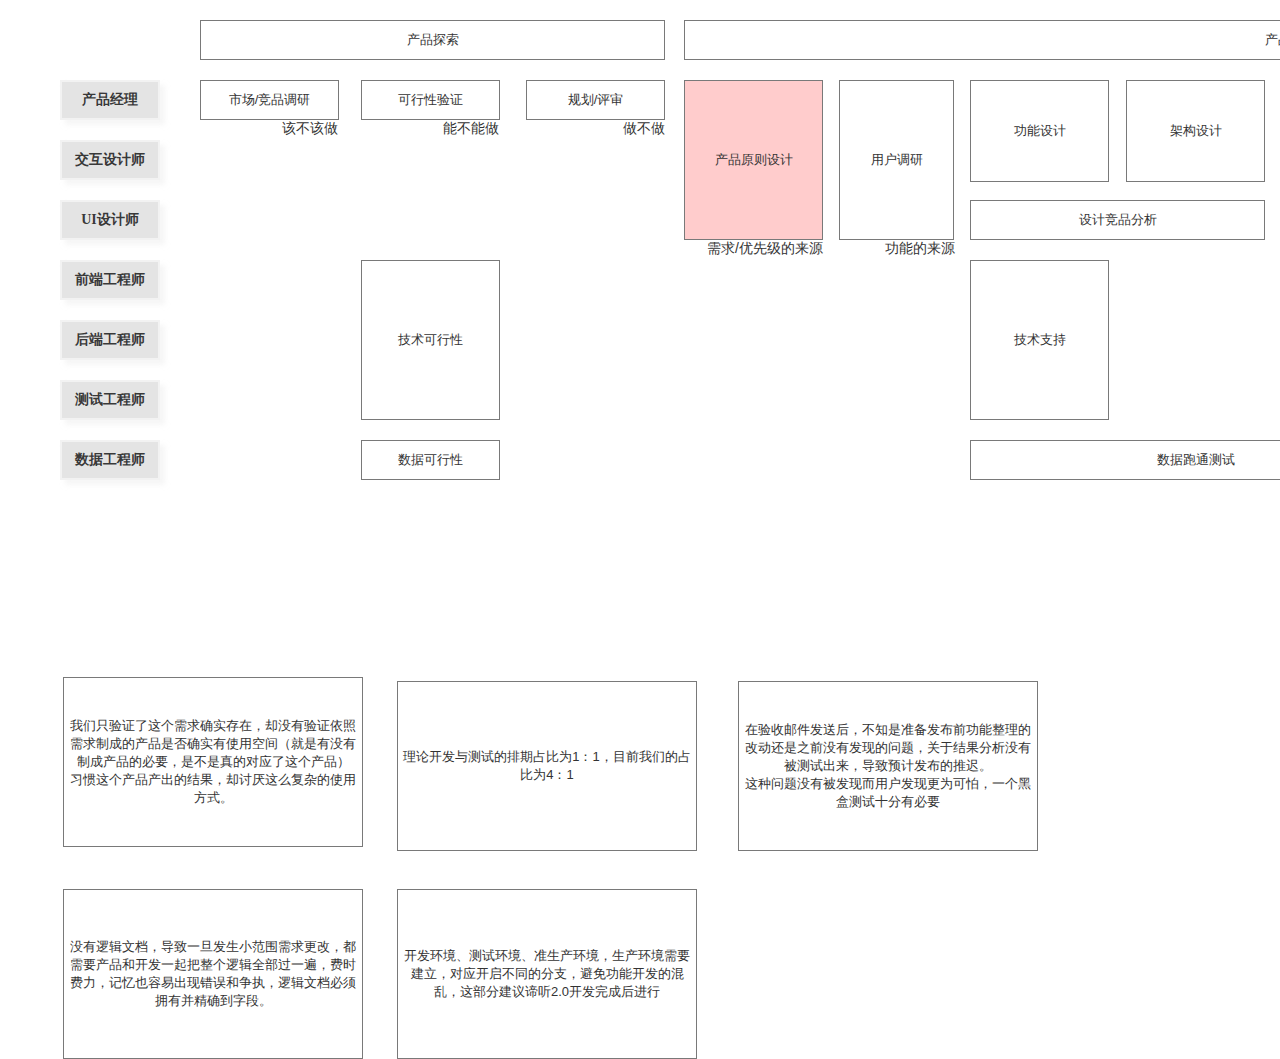
<file: flow.html>
﻿<!DOCTYPE html>
<html>
  <head>
    <title>flow</title>
    <meta http-equiv="X-UA-Compatible" content="IE=edge"/>
    <meta http-equiv="content-type" content="text/html; charset=utf-8"/>
    <meta name="apple-mobile-web-app-capable" content="yes"/>
    <link href="resources/css/axure_rp_page.css" type="text/css" rel="stylesheet"/>
    <link href="data/styles.css" type="text/css" rel="stylesheet"/>
    <link href="files/flow/styles.css" type="text/css" rel="stylesheet"/>
    <script src="resources/scripts/jquery-1.7.1.min.js"></script>
    <script src="resources/scripts/jquery-ui-1.8.10.custom.min.js"></script>
    <script src="resources/scripts/axure/axQuery.js"></script>
    <script src="resources/scripts/axure/globals.js"></script>
    <script src="resources/scripts/axutils.js"></script>
    <script src="resources/scripts/axure/annotation.js"></script>
    <script src="resources/scripts/axure/axQuery.std.js"></script>
    <script src="resources/scripts/axure/doc.js"></script>
    <script src="data/document.js"></script>
    <script src="resources/scripts/messagecenter.js"></script>
    <script src="resources/scripts/axure/events.js"></script>
    <script src="resources/scripts/axure/recording.js"></script>
    <script src="resources/scripts/axure/action.js"></script>
    <script src="resources/scripts/axure/expr.js"></script>
    <script src="resources/scripts/axure/geometry.js"></script>
    <script src="resources/scripts/axure/flyout.js"></script>
    <script src="resources/scripts/axure/ie.js"></script>
    <script src="resources/scripts/axure/model.js"></script>
    <script src="resources/scripts/axure/repeater.js"></script>
    <script src="resources/scripts/axure/sto.js"></script>
    <script src="resources/scripts/axure/utils.temp.js"></script>
    <script src="resources/scripts/axure/variables.js"></script>
    <script src="resources/scripts/axure/drag.js"></script>
    <script src="resources/scripts/axure/move.js"></script>
    <script src="resources/scripts/axure/visibility.js"></script>
    <script src="resources/scripts/axure/style.js"></script>
    <script src="resources/scripts/axure/adaptive.js"></script>
    <script src="resources/scripts/axure/tree.js"></script>
    <script src="resources/scripts/axure/init.temp.js"></script>
    <script src="files/flow/data.js"></script>
    <script src="resources/scripts/axure/legacy.js"></script>
    <script src="resources/scripts/axure/viewer.js"></script>
    <script src="resources/scripts/axure/math.js"></script>
    <script type="text/javascript">
      $axure.utils.getTransparentGifPath = function() { return 'resources/images/transparent.gif'; };
      $axure.utils.getOtherPath = function() { return 'resources/Other.html'; };
      $axure.utils.getReloadPath = function() { return 'resources/reload.html'; };
    </script>
  </head>
  <body>
    <div id="base" class="">

      <!-- Unnamed (矩形) -->
      <div id="u554" class="ax_default box_1">
        <div id="u554_div" class=""></div>
        <!-- Unnamed () -->
        <div id="u555" class="text" style="visibility: visible;">
          <p><span>产品经理</span></p>
        </div>
      </div>

      <!-- Unnamed (矩形) -->
      <div id="u556" class="ax_default box_1">
        <div id="u556_div" class=""></div>
        <!-- Unnamed () -->
        <div id="u557" class="text" style="visibility: visible;">
          <p><span>交互设计师</span></p>
        </div>
      </div>

      <!-- Unnamed (矩形) -->
      <div id="u558" class="ax_default box_1">
        <div id="u558_div" class=""></div>
        <!-- Unnamed () -->
        <div id="u559" class="text" style="visibility: visible;">
          <p><span>UI设计师</span></p>
        </div>
      </div>

      <!-- Unnamed (矩形) -->
      <div id="u560" class="ax_default box_1">
        <div id="u560_div" class=""></div>
        <!-- Unnamed () -->
        <div id="u561" class="text" style="visibility: visible;">
          <p><span>前端工程师</span></p>
        </div>
      </div>

      <!-- Unnamed (矩形) -->
      <div id="u562" class="ax_default box_1">
        <div id="u562_div" class=""></div>
        <!-- Unnamed () -->
        <div id="u563" class="text" style="visibility: visible;">
          <p><span>后端工程师</span></p>
        </div>
      </div>

      <!-- Unnamed (矩形) -->
      <div id="u564" class="ax_default box_1">
        <div id="u564_div" class=""></div>
        <!-- Unnamed () -->
        <div id="u565" class="text" style="visibility: visible;">
          <p><span>测试工程师</span></p>
        </div>
      </div>

      <!-- Unnamed (矩形) -->
      <div id="u566" class="ax_default box_1">
        <div id="u566_div" class=""></div>
        <!-- Unnamed () -->
        <div id="u567" class="text" style="visibility: visible;">
          <p><span>产品探索</span></p>
        </div>
      </div>

      <!-- Unnamed (矩形) -->
      <div id="u568" class="ax_default box_1">
        <div id="u568_div" class=""></div>
        <!-- Unnamed () -->
        <div id="u569" class="text" style="visibility: visible;">
          <p><span>可行性验证</span></p>
        </div>
      </div>

      <!-- Unnamed (矩形) -->
      <div id="u570" class="ax_default box_1">
        <div id="u570_div" class=""></div>
        <!-- Unnamed () -->
        <div id="u571" class="text" style="visibility: visible;">
          <p><span>用户调研</span></p>
        </div>
      </div>

      <!-- Unnamed (矩形) -->
      <div id="u572" class="ax_default box_1">
        <div id="u572_div" class=""></div>
        <!-- Unnamed () -->
        <div id="u573" class="text" style="visibility: visible;">
          <p><span>产品设计</span></p>
        </div>
      </div>

      <!-- Unnamed (矩形) -->
      <div id="u574" class="ax_default box_1">
        <div id="u574_div" class=""></div>
        <!-- Unnamed () -->
        <div id="u575" class="text" style="visibility: visible;">
          <p><span>产品开发</span></p>
        </div>
      </div>

      <!-- Unnamed (矩形) -->
      <div id="u576" class="ax_default box_1">
        <div id="u576_div" class=""></div>
        <!-- Unnamed () -->
        <div id="u577" class="text" style="visibility: visible;">
          <p><span>市场/竞品调研</span></p>
        </div>
      </div>

      <!-- Unnamed (矩形) -->
      <div id="u578" class="ax_default box_1">
        <div id="u578_div" class=""></div>
        <!-- Unnamed () -->
        <div id="u579" class="text" style="visibility: visible;">
          <p><span>产品原则设计</span></p>
        </div>
      </div>

      <!-- Unnamed (矩形) -->
      <div id="u580" class="ax_default box_1">
        <div id="u580_div" class=""></div>
        <!-- Unnamed () -->
        <div id="u581" class="text" style="visibility: visible;">
          <p><span>规划/评审</span></p>
        </div>
      </div>

      <!-- Unnamed (矩形) -->
      <div id="u582" class="ax_default box_1">
        <div id="u582_div" class=""></div>
        <!-- Unnamed () -->
        <div id="u583" class="text" style="visibility: visible;">
          <p><span>功能设计</span></p>
        </div>
      </div>

      <!-- Unnamed (矩形) -->
      <div id="u584" class="ax_default box_1">
        <div id="u584_div" class=""></div>
        <!-- Unnamed () -->
        <div id="u585" class="text" style="visibility: visible;">
          <p><span>交互设计</span></p>
        </div>
      </div>

      <!-- Unnamed (矩形) -->
      <div id="u586" class="ax_default box_1">
        <div id="u586_div" class=""></div>
        <!-- Unnamed () -->
        <div id="u587" class="text" style="visibility: visible;">
          <p><span>高保真原型</span></p>
        </div>
      </div>

      <!-- Unnamed (矩形) -->
      <div id="u588" class="ax_default box_1">
        <div id="u588_div" class=""></div>
        <!-- Unnamed () -->
        <div id="u589" class="text" style="visibility: visible;">
          <p><span>排期+成本</span></p>
        </div>
      </div>

      <!-- Unnamed (矩形) -->
      <div id="u590" class="ax_default box_1">
        <div id="u590_div" class=""></div>
        <!-- Unnamed () -->
        <div id="u591" class="text" style="visibility: visible;">
          <p><span>性能设计</span></p>
        </div>
      </div>

      <!-- Unnamed (矩形) -->
      <div id="u592" class="ax_default box_1">
        <div id="u592_div" class=""></div>
        <!-- Unnamed () -->
        <div id="u593" class="text" style="visibility: visible;">
          <p><span>我们只验证了这个需求确实存在，却没有验证依照需求制成的产品是否确实有使用空间（就是有没有制成产品的必要，是不是真的对应了这个产品）</span></p><p><span>习惯这个产品产出的结果，却讨厌这么复杂的使用方式。</span></p>
        </div>
      </div>

      <!-- Unnamed (矩形) -->
      <div id="u594" class="ax_default box_1">
        <div id="u594_div" class=""></div>
        <!-- Unnamed () -->
        <div id="u595" class="text" style="visibility: visible;">
          <p><span>进度控制&nbsp; &nbsp; &nbsp; &nbsp; &nbsp; &nbsp; &nbsp; &nbsp; &nbsp; &nbsp; &nbsp; &nbsp; &nbsp; &nbsp; &nbsp; &nbsp; &nbsp; &nbsp; &nbsp; &nbsp; &nbsp; &nbsp; &nbsp; &nbsp; &nbsp; &nbsp; &nbsp; &nbsp; &nbsp; &nbsp; &nbsp; &nbsp; &nbsp; &nbsp; &nbsp; &nbsp; &nbsp; &nbsp; &nbsp; &nbsp; &nbsp; &nbsp; &nbsp; &nbsp; &nbsp; &nbsp; &nbsp; &nbsp; &nbsp; &nbsp; &nbsp; &nbsp; &nbsp; &nbsp;&nbsp; 进度控制</span></p>
        </div>
      </div>

      <!-- Unnamed (矩形) -->
      <div id="u596" class="ax_default box_1">
        <div id="u596_div" class=""></div>
        <!-- Unnamed () -->
        <div id="u597" class="text" style="visibility: visible;">
          <p><span>设计竞品分析</span></p>
        </div>
      </div>

      <!-- Unnamed (矩形) -->
      <div id="u598" class="ax_default box_1">
        <div id="u598_div" class=""></div>
        <!-- Unnamed () -->
        <div id="u599" class="text" style="visibility: visible;">
          <p><span>测试用例</span></p>
        </div>
      </div>

      <!-- Unnamed (矩形) -->
      <div id="u600" class="ax_default box_1">
        <div id="u600_div" class=""></div>
        <!-- Unnamed () -->
        <div id="u601" class="text" style="visibility: visible;">
          <p><span>模块测试1</span></p>
        </div>
      </div>

      <!-- Unnamed (矩形) -->
      <div id="u602" class="ax_default box_1">
        <div id="u602_div" class=""></div>
        <!-- Unnamed () -->
        <div id="u603" class="text" style="visibility: visible;">
          <p><span>逻辑设计</span></p>
        </div>
      </div>

      <!-- Unnamed (矩形) -->
      <div id="u604" class="ax_default box_1">
        <div id="u604_div" class=""></div>
        <!-- Unnamed () -->
        <div id="u605" class="text" style="visibility: visible;">
          <p><span>架构设计</span></p>
        </div>
      </div>

      <!-- Unnamed (矩形) -->
      <div id="u606" class="ax_default box_1">
        <div id="u606_div" class=""></div>
        <!-- Unnamed () -->
        <div id="u607" class="text" style="visibility: visible;">
          <p><span>没有逻辑文档，导致一旦发生小范围需求更改，都需要产品和开发一起把整个逻辑全部过一遍，费时费力，记忆也容易出现错误和争执，逻辑文档必须拥有并精确到字段。</span></p>
        </div>
      </div>

      <!-- Unnamed (矩形) -->
      <div id="u608" class="ax_default box_1">
        <div id="u608_div" class=""></div>
        <!-- Unnamed () -->
        <div id="u609" class="text" style="visibility: visible;">
          <p><span>界面设计</span></p>
        </div>
      </div>

      <!-- Unnamed (矩形) -->
      <div id="u610" class="ax_default box_1">
        <div id="u610_div" class=""></div>
        <!-- Unnamed () -->
        <div id="u611" class="text" style="visibility: visible;">
          <p><span>用户原型测试</span></p>
        </div>
      </div>

      <!-- Unnamed (矩形) -->
      <div id="u612" class="ax_default box_1">
        <div id="u612_div" class=""></div>
        <!-- Unnamed () -->
        <div id="u613" class="text" style="visibility: visible;">
          <p><span>模块测试2</span></p>
        </div>
      </div>

      <!-- Unnamed (矩形) -->
      <div id="u614" class="ax_default box_1">
        <div id="u614_div" class=""></div>
        <!-- Unnamed () -->
        <div id="u615" class="text" style="visibility: visible;">
          <p><span>模块测试3</span></p>
        </div>
      </div>

      <!-- Unnamed (矩形) -->
      <div id="u616" class="ax_default box_1">
        <div id="u616_div" class=""></div>
        <!-- Unnamed () -->
        <div id="u617" class="text" style="visibility: visible;">
          <p><span>模块开发1</span></p>
        </div>
      </div>

      <!-- Unnamed (矩形) -->
      <div id="u618" class="ax_default box_1">
        <div id="u618_div" class=""></div>
        <!-- Unnamed () -->
        <div id="u619" class="text" style="visibility: visible;">
          <p><span>模块开发2</span></p>
        </div>
      </div>

      <!-- Unnamed (矩形) -->
      <div id="u620" class="ax_default box_1">
        <div id="u620_div" class=""></div>
        <!-- Unnamed () -->
        <div id="u621" class="text" style="visibility: visible;">
          <p><span>模块开发3</span></p>
        </div>
      </div>

      <!-- Unnamed (矩形) -->
      <div id="u622" class="ax_default box_1">
        <div id="u622_div" class=""></div>
        <!-- Unnamed () -->
        <div id="u623" class="text" style="visibility: visible;">
          <p><span>模块开发1</span></p>
        </div>
      </div>

      <!-- Unnamed (矩形) -->
      <div id="u624" class="ax_default box_1">
        <div id="u624_div" class=""></div>
        <!-- Unnamed () -->
        <div id="u625" class="text" style="visibility: visible;">
          <p><span>模块开发2</span></p>
        </div>
      </div>

      <!-- Unnamed (矩形) -->
      <div id="u626" class="ax_default box_1">
        <div id="u626_div" class=""></div>
        <!-- Unnamed () -->
        <div id="u627" class="text" style="visibility: visible;">
          <p><span>模块开发3</span></p>
        </div>
      </div>

      <!-- Unnamed (矩形) -->
      <div id="u628" class="ax_default box_1">
        <div id="u628_div" class=""></div>
        <!-- Unnamed () -->
        <div id="u629" class="text" style="visibility: visible;">
          <p><span>上线</span></p>
        </div>
      </div>

      <!-- Unnamed (矩形) -->
      <div id="u630" class="ax_default box_1">
        <div id="u630_div" class=""></div>
        <!-- Unnamed () -->
        <div id="u631" class="text" style="visibility: visible;">
          <p><span>动效设计</span></p>
        </div>
      </div>

      <!-- Unnamed (矩形) -->
      <div id="u632" class="ax_default box_1">
        <div id="u632_div" class=""></div>
        <!-- Unnamed () -->
        <div id="u633" class="text" style="visibility: visible;">
          <p><span>品牌识别设计</span></p>
        </div>
      </div>

      <!-- Unnamed (矩形) -->
      <div id="u634" class="ax_default box_1">
        <div id="u634_div" class=""></div>
        <!-- Unnamed () -->
        <div id="u635" class="text" style="visibility: visible;">
          <p><span>流程测试</span></p>
        </div>
      </div>

      <!-- Unnamed (矩形) -->
      <div id="u636" class="ax_default box_1">
        <div id="u636_div" class=""></div>
        <!-- Unnamed () -->
        <div id="u637" class="text" style="visibility: visible;">
          <p><span>视觉测试</span></p>
        </div>
      </div>

      <!-- Unnamed (矩形) -->
      <div id="u638" class="ax_default label">
        <div id="u638_div" class=""></div>
        <!-- Unnamed () -->
        <div id="u639" class="text" style="visibility: visible;">
          <p><span>该不该做</span></p>
        </div>
      </div>

      <!-- Unnamed (矩形) -->
      <div id="u640" class="ax_default label">
        <div id="u640_div" class=""></div>
        <!-- Unnamed () -->
        <div id="u641" class="text" style="visibility: visible;">
          <p><span>能不能做</span></p>
        </div>
      </div>

      <!-- Unnamed (矩形) -->
      <div id="u642" class="ax_default label">
        <div id="u642_div" class=""></div>
        <!-- Unnamed () -->
        <div id="u643" class="text" style="visibility: visible;">
          <p><span>做不做</span></p>
        </div>
      </div>

      <!-- Unnamed (矩形) -->
      <div id="u644" class="ax_default box_1">
        <div id="u644_div" class=""></div>
        <!-- Unnamed () -->
        <div id="u645" class="text" style="visibility: visible;">
          <p><span>技术可行性</span></p>
        </div>
      </div>

      <!-- Unnamed (矩形) -->
      <div id="u646" class="ax_default box_1">
        <div id="u646_div" class=""></div>
        <!-- Unnamed () -->
        <div id="u647" class="text" style="visibility: visible;">
          <p><span>理论开发与测试的排期占比为1：1，目前我们的占比为4：1</span></p>
        </div>
      </div>

      <!-- Unnamed (矩形) -->
      <div id="u648" class="ax_default label">
        <div id="u648_div" class=""></div>
        <!-- Unnamed () -->
        <div id="u649" class="text" style="visibility: visible;">
          <p><span>需求/优先级的来源</span></p>
        </div>
      </div>

      <!-- Unnamed (矩形) -->
      <div id="u650" class="ax_default label">
        <div id="u650_div" class=""></div>
        <!-- Unnamed () -->
        <div id="u651" class="text" style="visibility: visible;">
          <p><span>功能的来源</span></p>
        </div>
      </div>

      <!-- Unnamed (矩形) -->
      <div id="u652" class="ax_default box_1">
        <div id="u652_div" class=""></div>
        <!-- Unnamed () -->
        <div id="u653" class="text" style="visibility: visible;">
          <p><span>数据工程师</span></p>
        </div>
      </div>

      <!-- Unnamed (矩形) -->
      <div id="u654" class="ax_default box_1">
        <div id="u654_div" class=""></div>
        <!-- Unnamed () -->
        <div id="u655" class="text" style="visibility: visible;">
          <p><span>技术支持</span></p>
        </div>
      </div>

      <!-- Unnamed (矩形) -->
      <div id="u656" class="ax_default box_1">
        <div id="u656_div" class=""></div>
        <!-- Unnamed () -->
        <div id="u657" class="text" style="visibility: visible;">
          <p><span>数据跑通测试</span></p>
        </div>
      </div>

      <!-- Unnamed (矩形) -->
      <div id="u658" class="ax_default box_1">
        <div id="u658_div" class=""></div>
        <!-- Unnamed () -->
        <div id="u659" class="text" style="visibility: visible;">
          <p><span>数据可行性</span></p>
        </div>
      </div>

      <!-- Unnamed (矩形) -->
      <div id="u660" class="ax_default box_1">
        <div id="u660_div" class=""></div>
        <!-- Unnamed () -->
        <div id="u661" class="text" style="visibility: visible;">
          <p><span>测试数据</span></p>
        </div>
      </div>

      <!-- Unnamed (矩形) -->
      <div id="u662" class="ax_default box_1">
        <div id="u662_div" class=""></div>
        <!-- Unnamed () -->
        <div id="u663" class="text" style="visibility: visible;">
          <p><span>数据库环境</span></p>
        </div>
      </div>

      <!-- Unnamed (矩形) -->
      <div id="u664" class="ax_default label">
        <div id="u664_div" class=""></div>
        <!-- Unnamed () -->
        <div id="u665" class="text" style="visibility: visible;">
          <p><span>用户真的愿意用吗</span></p>
        </div>
      </div>

      <!-- Unnamed (矩形) -->
      <div id="u666" class="ax_default box_1">
        <div id="u666_div" class=""></div>
        <!-- Unnamed () -->
        <div id="u667" class="text" style="visibility: visible;">
          <p><span>下一版本设计</span></p>
        </div>
      </div>

      <!-- Unnamed (矩形) -->
      <div id="u668" class="ax_default box_1">
        <div id="u668_div" class=""></div>
        <!-- Unnamed () -->
        <div id="u669" class="text" style="visibility: visible;">
          <p><span>开发环境、测试环境、准生产环境，生产环境需要建立，对应开启不同的分支，避免功能开发的混乱，这部分建议谛听2.0开发完成后进行</span></p>
        </div>
      </div>

      <!-- Unnamed (矩形) -->
      <div id="u670" class="ax_default box_1">
        <div id="u670_div" class=""></div>
        <!-- Unnamed () -->
        <div id="u671" class="text" style="visibility: visible;">
          <p><span>在验收邮件发送后，不知是准备发布前功能整理的改动还是之前没有发现的问题，关于结果分析没有被测试出来，导致预计发布的推迟。</span></p><p><span>这种问题没有被发现而用户发现更为可怕，一个黑盒测试十分有必要</span></p>
        </div>
      </div>
    </div>
  </body>
</html>
</file>
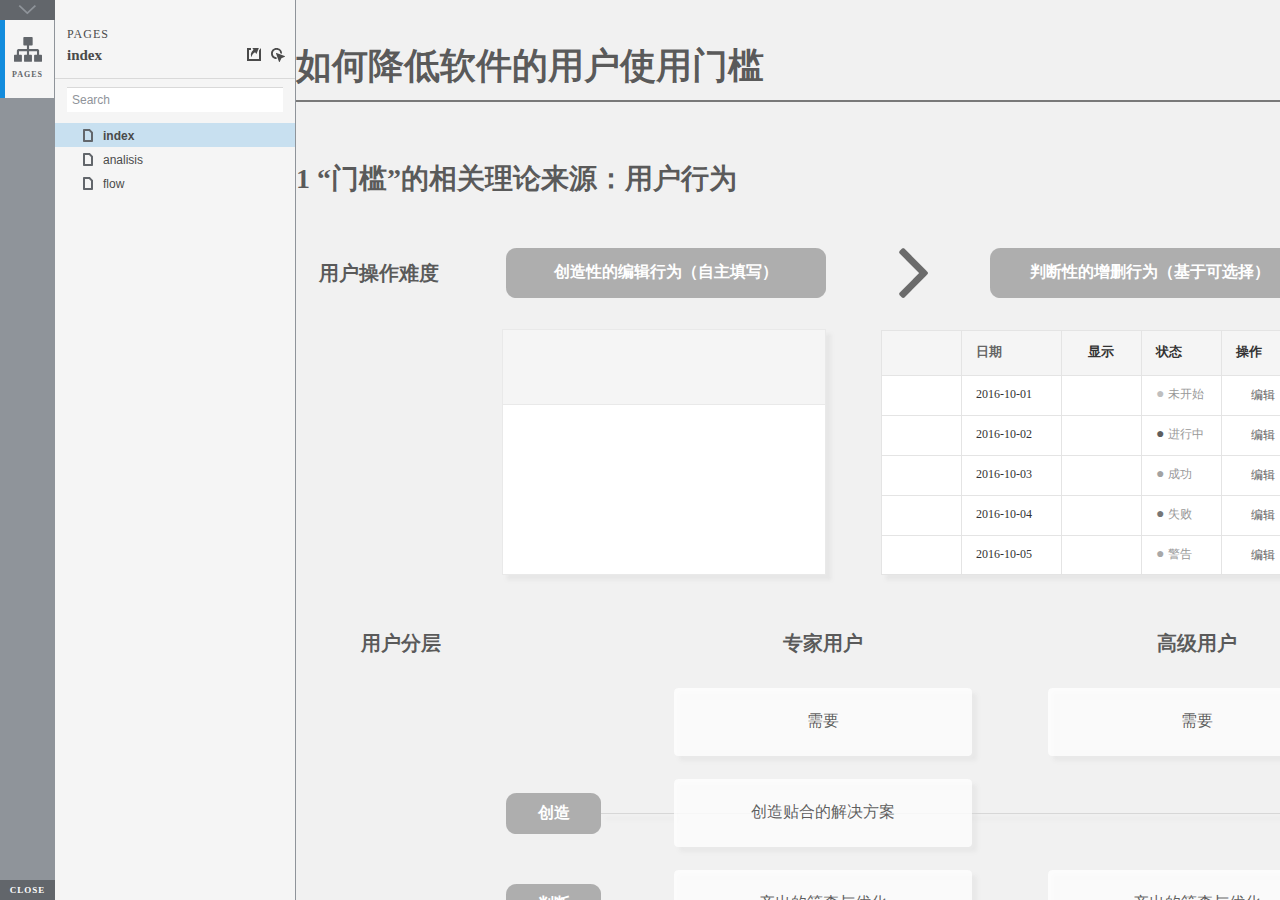
<file: start.html>
﻿<!DOCTYPE html>
<html xmlns="http://www.w3.org/1999/xhtml" xml:lang="en" lang="en">
<head>
    <title>Untitled Document</title>
    <meta http-equiv="X-UA-Compatible" content="IE=edge"/>
    <meta http-equiv="content-type" content="text/html; charset=utf-8" />
    <meta name="viewport" content="width=device-width, initial-scale=1.0" />
    <meta name="apple-mobile-web-app-capable" content="yes" />
    <link type="text/css" href="resources/css/reset.css" rel="Stylesheet" />
    <link type="text/css" href="resources/css/default.css" rel="Stylesheet" />
    <!--<link href='https://fonts.googleapis.com/css?family=Nunito:300' rel='stylesheet' type='text/css'>-->

    <script type="text/javascript">
        if (location.href.toString().indexOf('file://localhost/') == 0) {
            location.href = location.href.toString().replace('file://localhost/', 'file:///');
        }
    </script>

    <script type="text/javascript" src="resources/scripts/jquery-1.7.1.min.js"></script>
    <script type="text/javascript" src="resources/scripts/player/splitter.js"></script>
    <script type="text/javascript" src="resources/scripts/axutils.js"></script>
    <script type="text/javascript" src="resources/scripts/player/axplayer.js"></script>
    <script type="text/javascript" src="resources/scripts/messagecenter.js"></script>
    <script type="text/javascript" src="data/document.js"></script>
    <style type="text/css">

#outerContainer {
	width:1000px;
	height:1500px;
}

.vsplitbar {
    width: 3px;
    /*background: #B9B9B9;*/
    border-right: 1px solid #8f949a;
}

.vsplitbar:hover, .vsplitbar.active {
    background: #8f949a;
}

#rightPanel {
    background-color: White;
}

/*#leftPanel {
    min-width: 120px;
}*/

.splitterMask {
   position:absolute;
   top: 0;
   left: 0;
   width: 100%;
   height: 100%;
   overflow: hidden;
   background-image: url(resources/images/transparent.gif);
   z-index: 20000;
}

    </style>
    <script type="text/javascript" language="JavaScript"><!--
        var SITEMAP_COLLAPSE_VAR_NAME = 'c';
        var PLUGIN_VAR_NAME = 'g';
        var FOOTNOTES_VAR_NAME = 'fn';
        var ADAPTIVE_VIEW_VAR_NAME = 'view';
        var lastLeftPanelWidth = 295;
        var toolBarOnly = true;

        // isolate scope
        (function() {
            setUpController();
            
            var configuration = $axure.document.configuration;
            var _settings = {};
            _settings.projectId = configuration.prototypeId;
            _settings.isAxshare = configuration.isAxshare;
            _settings.loadFeedbackPlugin = configuration.loadFeedbackPlugin;
            var cHash = getHashStringVar(SITEMAP_COLLAPSE_VAR_NAME);
            _settings.startCollapsed = cHash == "1";
            if(cHash == "2") closePlayer();
            var gHash = getHashStringVar(PLUGIN_VAR_NAME);
            if(gHash == "") gHash = 1;
            _settings.startPluginGid = gHash;

            $axure.player.settings = _settings;

            $(window).bind('load', function() {
                if(CHROME_5_LOCAL && !$('body').attr('pluginDetected')) {
                    window.location = 'resources/chrome/chrome.html';
                }
            });

            $(document).ready(function() {
                $axure.page.bind('load.start', mainFrame_onload);
                $axure.messageCenter.addMessageListener(messageCenter_message);

                $(document).on('pluginShown', function (event, data) {
                    setVarInCurrentUrlHash('g', data ? data : '');
                });

                $(document).on('pluginCreated', function(event, data) {
                    if($axure.player.settings.startPluginGid == data) {
                        $axure.player.showPlugin(data);
                    }
                });

                if($axure.player.settings.loadFeedbackPlugin) {
                    if($axure.player.settings.isAxshare) {
                        $axure.utils.loadJS('/Scripts/plugins/feedback/feedback8.js');
                    } else {
                        $axure.utils.loadJS('http://share.axure.com/Scripts/plugins/feedback/feedback8.js');
                    }
                }

                if(navigator.userAgent.indexOf("MSIE") >= 0) $('#outerContainer').width('100%');
                initialize();
                if($axure.player.settings.startCollapsed) $('#outerContainer').splitter({ sizeLeft: 0 });
                else $('#outerContainer').splitter({ sizeLeft: lastLeftPanelWidth });
                $('#leftPanel').width(lastLeftPanelWidth);
                
                $(window).resize(function() { resizeContent(); });

                $('#maximizePanelContainer').hide();

                initializeLogo();

                $(window).resize();
                resizeContent();
                
                $axure.player.collapseToBar();

                if($axure.player.settings.startCollapsed) {
                    collapse();
                    $('#leftPanel').width(0);
                }

                if(MOBILE_DEVICE) {
                    $('#interfaceControlFrameMinimizeContainer').height('45px');
                    $('#interfaceControlFrameMinimizeContainer a').height('45px');
                    $('#interfaceControlFrameHeaderContainer').css('margin-top','45px');
                    $('#interfaceControlFrameCloseContainer a').css('padding','10px 0px');
                    $('#maximizePanelContainer').height('45px');//.css('top','inherit').css('bottom','0px');

                    $('body').removeClass('hashover');

                    if(IOS) {
                        $('#rightPanel').css('overflow', 'auto').css('-webkit-overflow-scrolling', 'touch').css('-ms-overflow-x', 'hidden');

                        window.addEventListener("orientationchange", function() {
                            var viewport = document.querySelector("meta[name=viewport]");
                            //so iOS doesn't zoom when switching back to portrait
                            viewport.setAttribute('content', 'width=device-width, initial-scale=1.0, maximum-scale=1.0');
                            viewport.setAttribute('content', 'width=device-width, initial-scale=1.0');
                            resizeContent();
                        }, false);

                        $axure.page.bind('load.start', function() {
                            resizeContent();
                        });
                    }
                }

            });

            function initialize() {
                var legacyQString = getQueryString("Page");
                if (legacyQString.length > 0) {
                    location.href = location.href.substring(0, location.href.indexOf("?")) + "#p=" + legacyQString;
                    return;
                }

                var mainFrame = document.getElementById("mainFrame");
                mainFrame.contentWindow.location.href = getInitialUrl();
            }

            function initializeLogo() {
                if($axure.document.configuration.logoImagePath) {
                    var image = new Image();
                    image.onload = function() {
                        $('#logoImage').css('max-width', this.width + 'px');
                        $axure.player.resizeContent();
                    };
                    image.src = $axure.document.configuration.logoImagePath;
                
                    $('#interfaceControlFrameLogoImageContainer').html('<img id="logoImage" src="" />');
                    $('#logoImage').attr('src', $axure.document.configuration.logoImagePath).load(function() { resizeContent(); });
                } else $('#interfaceControlFrameLogoImageContainer').hide();

                if ($axure.document.configuration.logoImageCaption) {
                    $('#interfaceControlFrameLogoCaptionContainer').html($axure.document.configuration.logoImageCaption);
                } else $('#interfaceControlFrameLogoCaptionContainer').hide();

                if(!$('#interfaceControlFrameLogoImageContainer').is(':visible') && !$('#interfaceControlFrameLogoCaptionContainer').is(':visible')) {
                    $('#interfaceControlFrameLogoContainer').hide();
                }
            }

            var resizeContent = $axure.player.resizeContent = function() {
                var newHeight = $(window).height();
                var newWidth = $(window).width();

                var controlContainerHeight = newHeight;// - 30;
                if($('#interfaceControlFrameLogoContainer').is(':visible')) controlContainerHeight -= $('#interfaceControlFrameLogoContainer').outerHeight();// + 16;

                $('#outerContainer').height(newHeight).width(newWidth);
                $('.vsplitbar').height(newHeight);
                $('#leftPanel').height(newHeight);
                $('#interfaceControlFrame').height(newHeight);
                $('#interfaceControlFrameContainer').height(newHeight);
                $('#interfaceControlFrameHostContainer').height(controlContainerHeight);

                $('#rightPanel').height(newHeight);
                $('#mainFrame').height(newHeight);

                if($('#leftPanel').is(':visible')) $('#rightPanel').width($(window).width() - $('#leftPanel').width() - 1);// $('.vsplitbar').width());
                else $('#rightPanel').width($(window).width());

                $(document).trigger('ContainerHeightChange',[controlContainerHeight]);

                if(MOBILE_DEVICE) {
                    if(!(getHashStringVar(ADAPTIVE_VIEW_VAR_NAME).length > 0)) $axure.messageCenter.postMessage('setAdaptiveViewForSize', {'width':newWidth, 'height':$('#rightPanel').height()});
                }
            }

            var collapseToBar = $axure.player.collapseToBar = function() {
                lastLeftPanelWidth = $('#leftPanel').width();
                $('#leftPanel').width('55px');
                $('.vsplitbar').hide();
                $('#rightPanel').width($(window).width() - $('#leftPanel').width());
                $(window).resize();
                $('#outerContainer').trigger('resize');
                toolBarOnly = true;
            }

            var expandFromBar = $axure.player.expandFromBar = function() {
                if($('.vsplitbar').is(':visible')) return;

                $('#leftPanel').width(lastLeftPanelWidth);
                $('.vsplitbar').show();
                $('#rightPanel').width($(window).width() - $('#leftPanel').width() - 1);// $('.vsplitbar').width());
                $(window).resize();
                $('#outerContainer').trigger('resize');
                toolBarOnly = false;
            }

        })();

        function messageCenter_message(message, data) {
            if(message == 'expandFrame') expand();
            else if(message == 'getCollapseFrameOnLoad' && $axure.player.settings.startCollapsed && !MOBILE_DEVICE) $axure.messageCenter.postMessage('collapseFrameOnLoad');
        }

        
        function getInitialUrl() {
            var pageName = getHashStringVar("p");
            if(pageName.length > 0) return pageName + ".html";
            else {
                var url = getFirstPageUrl($axure.document.sitemap.rootNodes);
                return (url ? url : "about:blank");
            }
        }

        function getFirstPageUrl(nodes) {
            for (var i = 0; i < nodes.length; i++) {
                var node = nodes[i];
                if (node.url) return node.url;
                else {
                    var hasChildren = (node.children && node.children.length > 0);
                    if (hasChildren) {
                        var url = getFirstPageUrl(node.children);
                        if (url) return url;
                    }
                }
            }
            return null;
        }

        function closePlayer() {
            if($axure.page.location) window.location.href = $axure.page.location;
            else {
                var pageFile = getInitialUrl();
                var currentLocation = window.location.toString();
                window.location.href = currentLocation.substr(0, currentLocation.lastIndexOf("/") + 1) + pageFile;
            }
        }

        function replaceHash(newHash) {
            var currentLocWithoutHash = window.location.toString().split('#')[0];

            //We use replace so that every hash change doesn't get appended to the history stack.
            //We use replaceState in browsers that support it, else replace the location
            if(typeof window.history.replaceState != 'undefined') {
                try {
                    //Chrome 45 (Version 45.0.2454.85 m) started throwing an error here when generated locally (this only happens with sitemap open) which broke all interactions.
                    //try catch breaks the url adjusting nicely when the sitemap is open, but all interactions and forward and back buttons work.
                    //Uncaught SecurityError: Failed to execute 'replaceState' on 'History': A history state object with URL 'file:///C:/Users/Ian/Documents/Axure/HTML/Untitled/start.html#p=home' cannot be created in a document with origin 'null'.
                    window.history.replaceState(null, null, currentLocWithoutHash + newHash);
                } catch(ex) {}
            } else {
                window.location.replace(currentLocWithoutHash + newHash);
            }
        }

        function collapse() {
            setVarInCurrentUrlHash('c', 1);
            if(!toolBarOnly) lastLeftPanelWidth = $('#leftPanel').width();

            $('#maximizePanelContainer').show();
            $('#leftPanel').hide();
            $('.vsplitbar').hide();
            $('#rightPanel').width($(window).width());
            $(window).resize();
            $('#outerContainer').trigger('resize');

            $(document).trigger('sidebarCollapse');

            if(MOBILE_DEVICE) {
                $('#maximizePanelContainer').animate({
                    top:$('#rightPanel').height() - $('#maximizePanelContainer').height()
                }, 300, 'swing', function() {
                    $('#maximizePanelContainer').css('top', 'inherit').css('bottom', '0px');
                });
            }
        }

        function expand() {
            if(MOBILE_DEVICE) {
                $('#maximizePanelContainer').css('top', '0px').css('bottom', 'inherit');
            }

            deleteVarFromCurrentUrlHash('c');
            $('#maximizePanelContainer').hide();
            $('#leftPanel').width(lastLeftPanelWidth);
            $('#leftPanel').show();
            if(!toolBarOnly) {
                $('.vsplitbar').show();
                $('#rightPanel').width($(window).width() - $('#leftPanel').width() - 1);
            } else {
                $axure.player.collapseToBar();
            }
            $(window).resize();
            $('#outerContainer').trigger('resize');

            $(document).trigger('sidebarExpanded');
        }


        function mainFrame_onload() {
            if($axure.page.pageName) document.title = $axure.page.pageName;
        }

        function getQueryString(query) {
            var qstring = self.location.href.split("?");
            if(qstring.length < 2) return "";
            return GetParameter(qstring, query);
        }
        
        function GetParameter(qstring, query) {
            var prms = qstring[1].split("&");
            var frmelements = new Array();
            var currprmeter, querystr = "";

            for(var i = 0; i < prms.length; i++) {
                currprmeter = prms[i].split("=");
                frmelements[i] = new Array();
                frmelements[i][0] = currprmeter[0];
                frmelements[i][1] = currprmeter[1];
            }

            for(j = 0; j < frmelements.length; j++) {
                if(frmelements[j][0].toLowerCase() == query.toLowerCase()) {
                    querystr = frmelements[j][1];
                    break;
                }
            }
            return querystr;
        }
        
        function getHashStringVar(query) {
            var qstring = self.location.href.split("#");
            if(qstring.length < 2) return "";
            return GetParameter(qstring, query);
        }

        function setHashStringVar(currentHash, varName, varVal) {
            var varWithEqual = varName + '=';
            var poundVarWithEqual = varVal === '' ? '' :  '#' + varName + '=' + varVal;
            var ampVarWithEqual = varVal === '' ? '' :  '&' + varName + '=' + varVal;
            var hashToSet = '';

            var pageIndex = currentHash.indexOf('#' + varWithEqual);
            if(pageIndex == -1) pageIndex = currentHash.indexOf('&' + varWithEqual);
            if(pageIndex != -1) {
                var newHash = currentHash.substring(0, pageIndex);

                newHash = newHash == '' ? poundVarWithEqual : newHash + ampVarWithEqual;

                var ampIndex = currentHash.indexOf('&', pageIndex + 1);
                if(ampIndex != -1) {
                    newHash = newHash == '' ? '#' + currentHash.substring(ampIndex + 1) : newHash + currentHash.substring(ampIndex);
                }
                hashToSet = newHash;
            } else if(currentHash.indexOf('#') != -1) {
                hashToSet = currentHash + ampVarWithEqual;
            } else {
                hashToSet = poundVarWithEqual;
            }

            if(hashToSet != '' || varVal == '') {
                return hashToSet;
            }

            return null;
        }

        function setVarInCurrentUrlHash(varName, varVal) {
            var newHash = setHashStringVar(window.location.hash, varName, varVal);

            if(newHash != null) {
                replaceHash(newHash);
            }
        }

        function deleteHashStringVar(currentHash, varName) {
            var varWithEqual = varName + '=';

            var pageIndex = currentHash.indexOf('#' + varWithEqual);
            if(pageIndex == -1) pageIndex = currentHash.indexOf('&' + varWithEqual);
            if(pageIndex != -1) {
                var newHash = currentHash.substring(0, pageIndex);

                var ampIndex = currentHash.indexOf('&', pageIndex + 1);

                //IF begin of string....if none blank, ELSE # instead of & and rest
                //IF in string....prefix + if none blank, ELSE &-rest
                if(newHash == '') { //beginning of string
                    newHash = ampIndex != -1 ? '#' + currentHash.substring(ampIndex + 1) : '';
                } else { //somewhere in the middle
                    newHash = newHash + (ampIndex != -1 ? currentHash.substring(ampIndex) : '');
                }

                return newHash;
            }

            return null;
        }

        function deleteVarFromCurrentUrlHash(varName) {
            var newHash = deleteHashStringVar(window.location.hash, varName);

            if(newHash != null) {
                replaceHash(newHash);
            }
        }
    --></script>

    <link type="text/css" rel="Stylesheet" href="plugins/sitemap/styles/sitemap.css" />
    <script type="text/javascript" src="plugins/sitemap/sitemap.js"></script>
    <link type="text/css" rel="Stylesheet" href="plugins/page_notes/styles/page_notes.css" />
    <script type="text/javascript" src="plugins/page_notes/page_notes.js"></script>
    <!--<link type="text/css" rel="Stylesheet" href="plugins/recordplay/styles/recordplay.css" />
    <script type="text/javascript" src="plugins/recordplay/recordplay.js"></script>-->
    <link type="text/css" rel="Stylesheet" href="plugins/debug/styles/debug.css" />
    <script type="text/javascript" src="plugins/debug/debug.js"></script>

</head>
<body scroll="no" class="hashover">
    <div id="outerContainer">

        <div id="leftPanel">
            <div id="interfaceControlFrame">
                <div id="interfaceControlFrameMinimizeContainer">
                    <a title="Collapse" id="interfaceControlFrameMinimizeButton" onclick="collapse();">&nbsp;</a>
                </div>
                <div id="interfaceControlFrameHeaderContainer">
                    <ul id="interfaceControlFrameHeader"></ul>
                </div>
                <div id="interfaceControlFrameContainer">
                    <div id="interfaceControlFrameLogoContainer">
                        <div id="interfaceControlFrameLogoImageContainer"></div>
                        <div id="interfaceControlFrameLogoCaptionContainer"></div>
                    </div>
                    <div id="interfaceControlFrameHostContainer">
                    </div>
                </div>
                <div id="interfaceControlFrameCloseContainer">
                    <a title="Close" id="interfaceControlFrameCloseButton" onclick="closePlayer();">CLOSE</a>
                </div>
            </div>
        </div>
        <div id="rightPanel">
            <iframe id="mainFrame" name="mainFrame" width="100%" height="100%" src="" frameborder="0" style="display: block;"></iframe>
        </div>

    </div>

    <div id="maximizePanelContainer">
        <iframe id="expandFrame" src="resources/expand.html" width="100%" height="100%" scrolling="no" allowtransparency="true" frameborder="0"></iframe>
    </div>

</body>
</html>
</file>
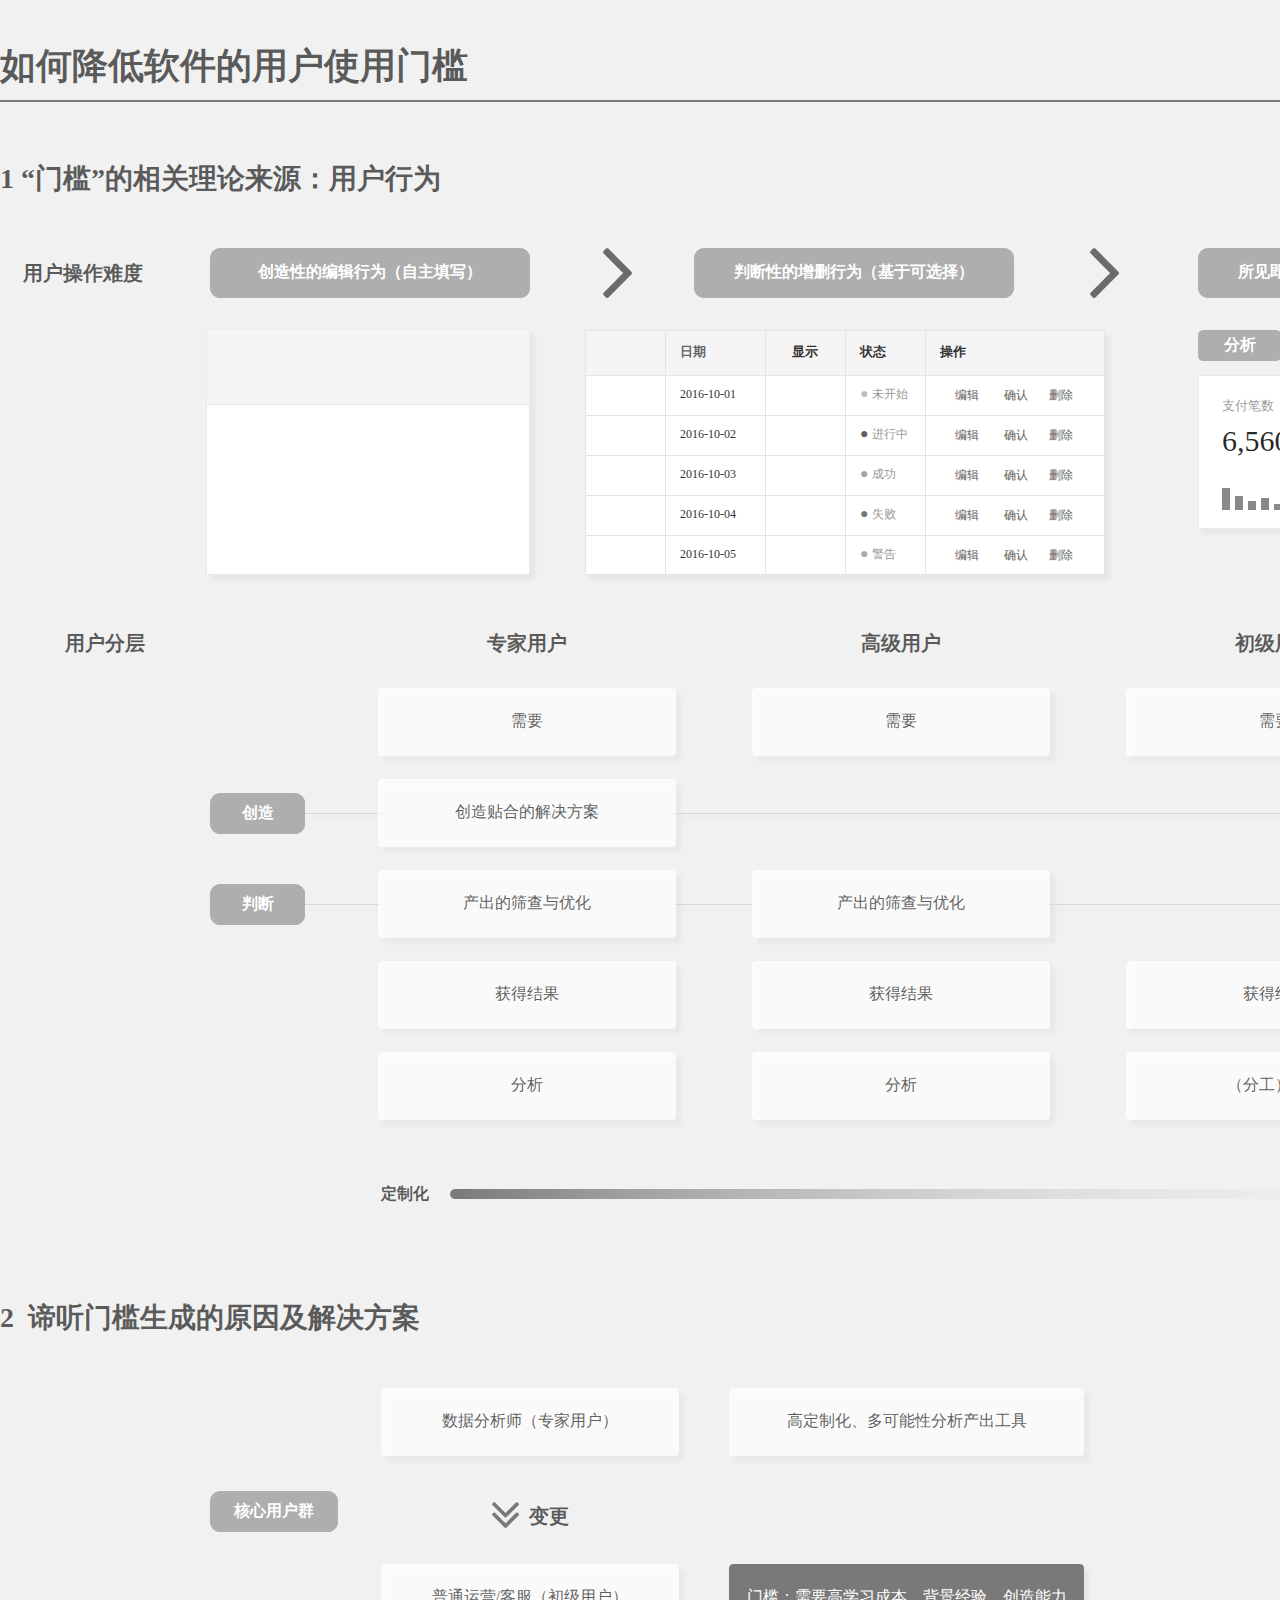
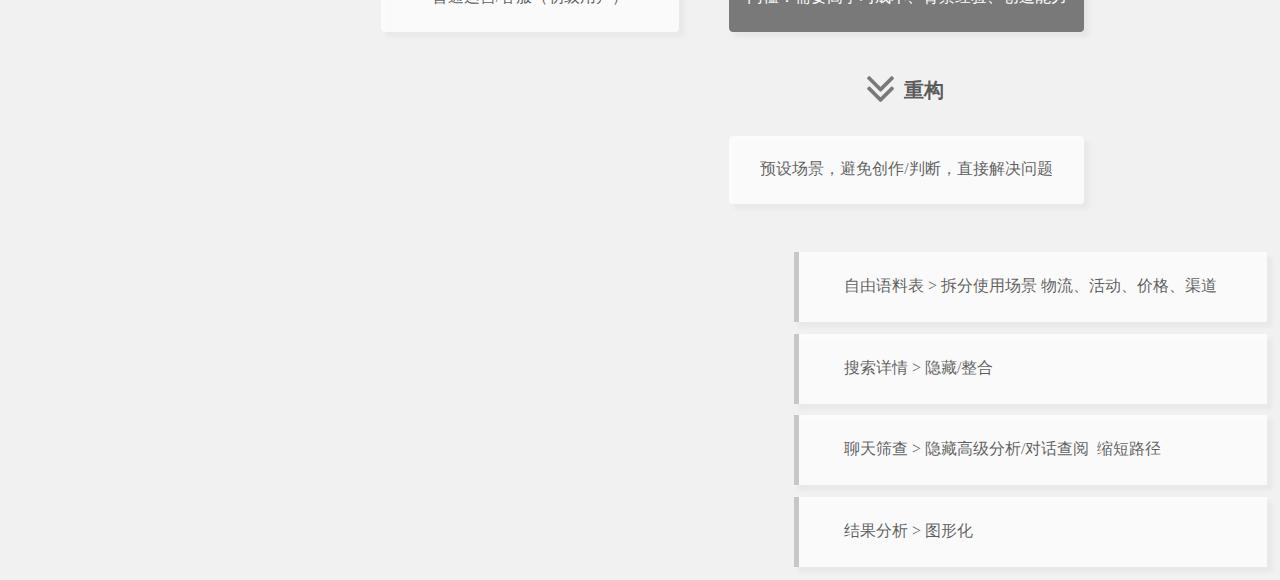
<file: resources/reload.html>
﻿<html>
	<head>
		<title></title>
	</head>
	<body>
	
	<script language="javascript">
	function getUrl() {
      var query = window.location.hash.substring(1);
      var vars = query.split("&&&");
      for (var i=0;i<vars.length;i++) {
        var url = vars[i];
        return decodeURI(url).replace("html%23","html#");
      } 
    }

    var rel = '../';
    var url = getUrl();
    if (url.indexOf(":") > 0 && url.indexOf(":") < 10) rel = '';
	self.location.href = rel + url;
	</script>
	
	</body>
</html>
</file>
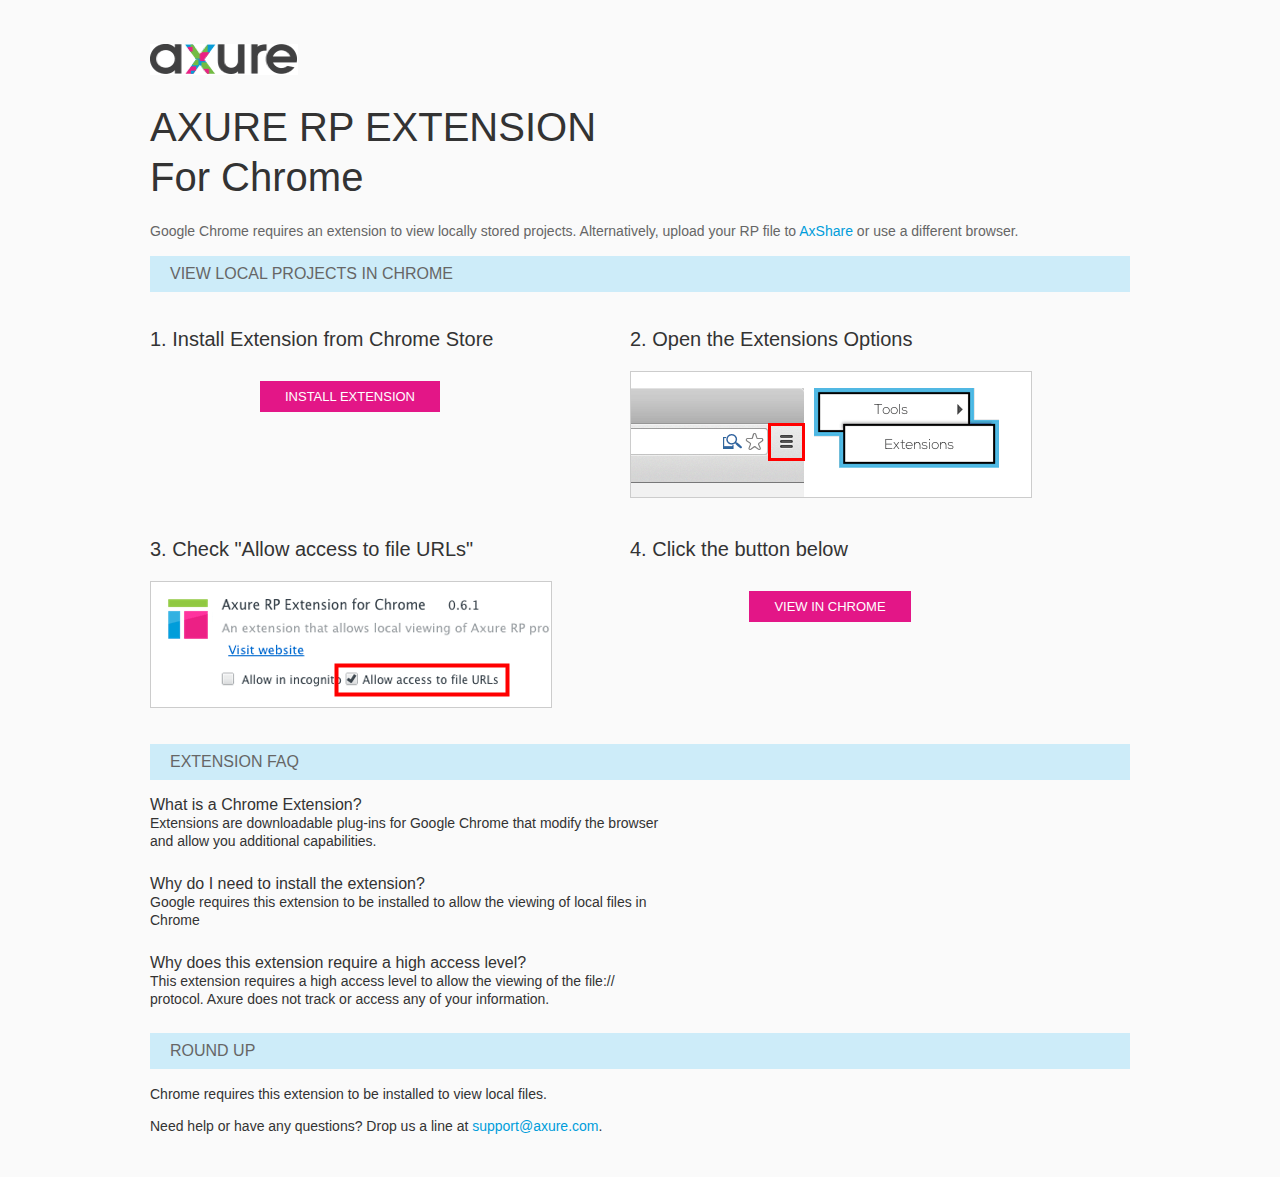
<file: resources/chrome/chrome.html>
<html>
<head>
    <title>Install the Axure RP Chrome Extension</title>
    <style type="text/css">
        *
        {
            font-family: Helvetica, Arial, sans-serif;
        }
        body
        {
            text-align: center;
            background-color: #fafafa;
        }
        p
        {
            font-size: 14px;
            line-height: 18px;
            color: #333333;
        }
        div.container
        {
            width: 980px;
            margin-left: auto;
            margin-right: auto;
            text-align: left;
        }
        a
        {
            text-decoration: none;
            color: #009dda;
        }
        .button
        {
            background: #E31687;
            font: normal 16px Arial, sans-serif;
            color: #FFFFFF;
            padding: 8px 25px 8px 25px;
            border: 0;
            display: inline-block;
            margin-top: 10px;
            text-transform: uppercase;
            font-size: 13px;
        }
        a:hover.button
        {
            opacity: .8;
        }
        div.left
        {
            width: 400px;
            float: left;
            margin-right: 80px;
        }
        div.right
        {
            width: 400px;
            float: left;
        }
        div.buttonContainer
        {
            text-align: center;
        }
        h1
        {
            font-size: 40px;
            color: #333333;
            line-height: 50px;
            margin-bottom: 20px;
            font-weight: normal;
        }
        h2
        {
            font-size: 38px;
            font-weight: normal;
            color: #08639C;
            text-align: center;
        }
        h3
        {
            font-size: 20px;
            color: #333333;
            font-weight: normal;
        }
        .heading
        {
            background-color: #cdecf9;
            height: 36px;
            line-height: 36px;
            padding-left: 20px;
            font-size: 16px;
            color: #666666;
        }
        span.faq
        {
            font-size: 16px;
            font-weight: normal;
            color: #333333;
            display: block;
        }
    </style>
</head>
<body>
    <div class="container">
        <br />
        <br />
        <img src="axure_logo.gif" alt="axure" />
        <br />
        <h1>
            AXURE RP EXTENSION<br />
            For Chrome</h1>
        <p style="font-size: 14px; color: #666666; margin-top: 10px;">
            Google Chrome requires an extension to view locally stored projects. Alternatively,
            upload your RP file to <a href="https://share.axure.com">AxShare</a> or use a different
            browser.</p>
        <h3 class="heading">
            VIEW LOCAL PROJECTS IN CHROME</h3>
        <div class="left">
            <h3>
                1. Install Extension from Chrome Store</h3>
            <div class="buttonContainer">
                <a class="button" href="https://chrome.google.com/webstore/detail/dogkpdfcklifaemcdfbildhcofnopogp"
                    target="_blank">Install Extension</a>
            </div>
        </div>
        <div class="right">
            <h3>
                2. Open the Extensions Options</h3>
            <img src="extensions_menu.gif" alt="extensions" />
        </div>
        <div style="clear: both; height: 20px;">
            &nbsp;</div>
        <div class="left">
            <h3>
                3. Check "Allow access to file URLs"</h3>
            <img src="allow_access.gif" alt="allow access" />
        </div>
        <div class="right">
            <h3>
                4. Click the button below</h3>
            <div class="buttonContainer">
                <a class="button" href="../../start.html">View in Chrome</a>
            </div>
        </div>
        <div style="clear: both; height: 20px;">
        </div>
        <h3 class="heading">
            EXTENSION FAQ</h3>
        <p>
            <span class="faq">What is a Chrome Extension?</span> Extensions are downloadable
            plug-ins for Google Chrome that modify the browser<br />
            and allow you additional capabilities.
        </p>
        <p style="margin-top: 25px;">
            <span class="faq">Why do I need to install the extension?</span> Google requires
            this extension to be installed to allow the viewing of local files in<br />
            Chrome
        </p>
        <p style="margin-top: 25px; margin-bottom: 25px;">
            <span class="faq">Why does this extension require a high access level?</span> This
            extension requires a high access level to allow the viewing of the file://<br />
            protocol. Axure does not track or access any of your information.
        </p>
        <h3 class="heading">
            ROUND UP</h3>
        <p>
            Chrome requires this extension to be installed to view local files.</p>
        <p>
            Need help or have any questions? Drop us a line at <a href="mailto:support@axure.com">
                support@axure.com</a>.
        </p>
        <div style="clear: both; height: 20px;">
        </div>
    </div>
</body>
</html>
</file>
<file: resources/css/axure_rp_page.css>
﻿/* so the window resize fires within a frame in IE7 */
html, body {
    height: 100%;
}

a {
    color: inherit;
}

p {
    margin: 0px;
    text-rendering: optimizeLegibility;
    font-feature-settings: "kern" 1;
    -webkit-font-feature-settings: "kern";
    -moz-font-feature-settings: "kern";
    -moz-font-feature-settings: "kern=1";
    font-kerning: normal;
}

iframe {
    background: #FFFFFF;
}

/* to match IE with C, FF */
input {
    padding: 1px 0px 1px 0px;
    box-sizing: border-box;
    -moz-box-sizing: border-box;
}

textarea {
    margin: 0px;
    box-sizing: border-box;
    -moz-box-sizing: border-box;
}

div.intcases {
    font-family: arial; 
    font-size: 12px;
    text-align:left; 
    border:1px solid #AAA; 
    background:#FFF none repeat scroll 0% 0%; 
    z-index:9999; 
    visibility:hidden; 
    position:absolute;
    padding: 0px;
    border-radius: 3px;
    white-space: nowrap;
}

div.intcaselink {
    cursor: pointer;
    padding: 3px 8px 3px 8px;
    margin: 5px;
    background:#EEE none repeat scroll 0% 0%; 
    border:1px solid #AAA;
    border-radius: 3px;
}

div.refpageimage {
    position: absolute;
    left: 0px;
    top: 0px;
    font-size: 0px;
    width: 16px;
    height: 16px;
    cursor: pointer;
    background-image: url(images/newwindow.gif);
    background-repeat: no-repeat;
}

div.annnoteimage {
    position: absolute;
    left: 0px;
    top: 0px;
    font-size: 0px;
    /*width: 16px;
    height: 12px;*/
    cursor: help;
    /*background-image: url(images/note.gif);*/
    /*background-repeat: no-repeat;*/
    width: 13px;
    height: 12px;
    padding-top: 1px;
    text-align: center;
    background-color: #138CDD;
    -moz-box-shadow: 1px 1px 3px #aaa;
    -webkit-box-shadow: 1px 1px 3px #aaa;
    box-shadow: 1px 1px 3px #aaa;
}

div.annnoteline {
    display: inline-block;
    width: 9px;
    height: 1px;
    border-bottom: 1px solid white;
    margin-top: 1px;
}

div.annnotelabel {
    position: absolute;
    left: 0px;
    top: 0px;
    font-family: Helvetica,Arial;
    font-size: 10px;
    /*border: 1px solid rgb(166,221,242);*/
    cursor: help;
    /*background:rgb(0,157,217) none repeat scroll 0% 0%;*/ 
    padding: 1px 3px 1px 3px;
    white-space: nowrap;
    color: white;
    
    background-color: #138CDD;
    -moz-box-shadow: 1px 1px 3px #aaa;
    -webkit-box-shadow: 1px 1px 3px #aaa;
    box-shadow: 1px 1px 3px #aaa;
}

.annotation {
    font-size: 12px;
    padding-left: 2px;
    margin-bottom: 5px;
}

.annotationName {
    /*font-size: 13px;
    font-weight: bold;
    margin-bottom: 3px;
    white-space: nowrap;*/

    font-family: 'Trebuchet MS';
    font-size: 14px;
    font-weight: bold;
    margin-bottom: 5px;
    white-space: nowrap;
}

.annotationValue {
    font-family: Arial, Helvetica, Sans-Serif;
    font-size: 12px;
    color: #4a4a4a;
    line-height: 21px;
    margin-bottom: 20px;
}

.noteLink {
    text-decoration: inherit;
    color: inherit;
}

.noteLink:hover {
    background-color: white;
}

/* this is a fix for the issue where dialogs jump around and takes the text-align from the body */
.dialogFix {
    position:absolute;
    text-align:left;
    border: 1px solid #8f949a;
}


@keyframes pulsate {
  from {
    box-shadow: 0 0 10px #15d6ba;
  }
  to {
    box-shadow: 0 0 20px #15d6ba;
  }
}

@-webkit-keyframes pulsate {
  from {
    -webkit-box-shadow: 0 0 10px #15d6ba;
    box-shadow: 0 0 10px #15d6ba;
  }
  to {
    -webkit-box-shadow: 0 0 20px #15d6ba;
    box-shadow: 0 0 20px #15d6ba;
  }
}
 
@-moz-keyframes pulsate {
  from {
    -moz-box-shadow: 0 0 10px #15d6ba;
    box-shadow: 0 0 10px #15d6ba;
  }
  to {
    -moz-box-shadow: 0 0 20px #15d6ba;
    box-shadow: 0 0 20px #15d6ba;
  }
}

.legacyPulsateBorder {
    /*border: 5px solid #15d6ba;
    margin: -5px;*/
    -moz-box-shadow: 0 0 10px 3px #15d6ba;
    box-shadow: 0 0 10px 3px #15d6ba;
}

.pulsateBorder {
  animation-name: pulsate;
  animation-timing-function: ease-in-out;
  animation-duration: 0.9s;
  animation-iteration-count: infinite;
  animation-direction: alternate;
  
  -webkit-animation-name: pulsate;
  -webkit-animation-timing-function: ease-in-out;
  -webkit-animation-duration: 0.9s;
  -webkit-animation-iteration-count: infinite;
  -webkit-animation-direction: alternate;

  -moz-animation-name: pulsate;
  -moz-animation-timing-function: ease-in-out;
  -moz-animation-duration: 0.9s;
  -moz-animation-iteration-count: infinite;
  -moz-animation-direction: alternate;
}

.ax_default_hidden, .ax_default_unplaced{
    display: none;
    visibility: hidden;
}

.widgetNoteSelected {
    -moz-box-shadow: 0 0 10px 3px #138CDD;
    box-shadow: 0 0 10px 3px #138CDD;
    /*-moz-box-shadow: 0 0 20px #3915d6;
    box-shadow: 0 0 20px #3915d6;*/
    /*border: 3px solid #3915d6;*/
    /*margin: -3px;*/
}


.singleImg {
    display: none;
    visibility: hidden;
}
</file>
<file: data/styles.css>
﻿.ax_default {
  font-family:'Arial Normal', 'Arial';
  font-weight:400;
  font-style:normal;
  font-size:13px;
  color:#333333;
  text-align:center;
  line-height:normal;
}
.box_1 {
}
.box_2 {
}
.button {
}
._一级标题 {
  font-family:'Arial Normal', 'Arial';
  font-weight:bold;
  font-size:32px;
  text-align:left;
}
._二级标题 {
  font-family:'Arial Normal', 'Arial';
  font-weight:bold;
  font-size:24px;
  text-align:left;
}
._三级标题 {
  font-family:'Arial Normal', 'Arial';
  font-weight:bold;
  font-size:18px;
  text-align:left;
}
._四级标题 {
  font-family:'Arial Normal', 'Arial';
  font-weight:bold;
  font-size:14px;
  text-align:left;
}
._五级标题 {
  font-family:'Arial Normal', 'Arial';
  font-weight:bold;
  text-align:left;
}
._六级标题 {
  font-family:'Arial Normal', 'Arial';
  font-weight:bold;
  font-size:10px;
  text-align:left;
}
.label {
  font-size:14px;
  text-align:left;
}
._文本段落 {
  text-align:left;
}
.ellipse {
}
._文本链接 {
  color:#0000FF;
}
._自由编辑 {
}
.line {
}
.image {
}
._形状 {
  font-family:'微软雅黑 Bold', '微软雅黑';
  font-weight:700;
  font-size:16px;
  color:#1ABC9C;
}
.icon {
}
._默认样式 {
}
._图片 {
}
._文本链接1 {
  color:#0000FF;
}
._鼠标按下文本链接时 {
}
.image1 {
}
</file>
<file: files/index/styles.css>
﻿body {
  margin:0px;
  background-color:rgba(241, 241, 241, 1);
  background-image:none;
  position:relative;
  left:-100px;
  width:1600px;
  margin-left:auto;
  margin-right:auto;
  text-align:left;
}
.form_sketch {
  border-color:transparent;
  background-color:transparent;
}
#base {
  position:absolute;
  z-index:0;
}
#u0_img {
  position:absolute;
  left:0px;
  top:0px;
  width:530px;
  height:255px;
}
#u0 {
  position:absolute;
  left:685px;
  top:330px;
  width:520px;
  height:245px;
}
#u1 {
  position:absolute;
  left:2px;
  top:114px;
  width:516px;
  visibility:hidden;
  word-wrap:break-word;
}
#u2 {
  position:absolute;
  left:165px;
  top:630px;
}
#u2_state0 {
  position:relative;
  left:0px;
  top:0px;
  background-image:none;
}
#u2_state0_content {
  position:absolute;
  left:0px;
  top:0px;
  width:1px;
  height:1px;
}
#u3_img {
  position:absolute;
  left:0px;
  top:0px;
  width:1131px;
  height:12px;
}
#u3 {
  position:absolute;
  left:240px;
  top:274px;
  width:1120px;
  height:1px;
}
#u4 {
  position:absolute;
  left:2px;
  top:-8px;
  width:1116px;
  visibility:hidden;
  word-wrap:break-word;
}
#u5_img {
  position:absolute;
  left:0px;
  top:0px;
  width:1131px;
  height:12px;
}
#u5 {
  position:absolute;
  left:240px;
  top:183px;
  width:1120px;
  height:1px;
}
#u6 {
  position:absolute;
  left:2px;
  top:-8px;
  width:1116px;
  visibility:hidden;
  word-wrap:break-word;
}
#u7_img {
  position:absolute;
  left:0px;
  top:0px;
  width:310px;
  height:80px;
}
#u7 {
  position:absolute;
  left:312px;
  top:57px;
  width:300px;
  height:70px;
  font-family:'微软雅黑 Regular', '微软雅黑';
  font-weight:400;
  font-style:normal;
  font-size:16px;
  color:rgba(0, 0, 0, 0.63921568627451);
}
#u8 {
  position:absolute;
  left:2px;
  top:24px;
  width:296px;
  word-wrap:break-word;
}
#u9_img {
  position:absolute;
  left:0px;
  top:0px;
  width:310px;
  height:80px;
}
#u9 {
  position:absolute;
  left:312px;
  top:148px;
  width:300px;
  height:70px;
  font-family:'微软雅黑 Regular', '微软雅黑';
  font-weight:400;
  font-style:normal;
  font-size:16px;
  color:rgba(0, 0, 0, 0.63921568627451);
}
#u10 {
  position:absolute;
  left:2px;
  top:24px;
  width:296px;
  word-wrap:break-word;
}
#u11_img {
  position:absolute;
  left:0px;
  top:0px;
  width:310px;
  height:80px;
}
#u11 {
  position:absolute;
  left:312px;
  top:239px;
  width:300px;
  height:70px;
  font-family:'微软雅黑 Regular', '微软雅黑';
  font-weight:400;
  font-style:normal;
  font-size:16px;
  color:rgba(0, 0, 0, 0.63921568627451);
}
#u12 {
  position:absolute;
  left:2px;
  top:24px;
  width:296px;
  word-wrap:break-word;
}
#u13_img {
  position:absolute;
  left:0px;
  top:0px;
  width:310px;
  height:80px;
}
#u13 {
  position:absolute;
  left:312px;
  top:330px;
  width:300px;
  height:70px;
  font-family:'微软雅黑 Regular', '微软雅黑';
  font-weight:400;
  font-style:normal;
  font-size:16px;
  color:rgba(0, 0, 0, 0.63921568627451);
}
#u14 {
  position:absolute;
  left:2px;
  top:24px;
  width:296px;
  word-wrap:break-word;
}
#u15_img {
  position:absolute;
  left:0px;
  top:0px;
  width:310px;
  height:80px;
}
#u15 {
  position:absolute;
  left:312px;
  top:421px;
  width:300px;
  height:70px;
  font-family:'微软雅黑 Regular', '微软雅黑';
  font-weight:400;
  font-style:normal;
  font-size:16px;
  color:rgba(0, 0, 0, 0.63921568627451);
}
#u16 {
  position:absolute;
  left:2px;
  top:24px;
  width:296px;
  word-wrap:break-word;
}
#u17_img {
  position:absolute;
  left:0px;
  top:0px;
  width:95px;
  height:41px;
}
#u17 {
  position:absolute;
  left:145px;
  top:163px;
  width:95px;
  height:41px;
  font-family:'幼圆 Bold', '幼圆';
  font-weight:700;
  font-style:normal;
  font-size:16px;
  color:#FFFFFF;
}
#u18 {
  position:absolute;
  left:2px;
  top:12px;
  width:91px;
  word-wrap:break-word;
}
#u19_img {
  position:absolute;
  left:0px;
  top:0px;
  width:95px;
  height:41px;
}
#u19 {
  position:absolute;
  left:145px;
  top:254px;
  width:95px;
  height:41px;
  font-family:'幼圆 Bold', '幼圆';
  font-weight:700;
  font-style:normal;
  font-size:16px;
  color:#FFFFFF;
}
#u20 {
  position:absolute;
  left:2px;
  top:12px;
  width:91px;
  word-wrap:break-word;
}
#u21_img {
  position:absolute;
  left:0px;
  top:0px;
  width:300px;
  height:27px;
}
#u21 {
  position:absolute;
  left:312px;
  top:0px;
  width:300px;
  height:27px;
  font-family:'华文中宋 Bold', '华文中宋';
  font-weight:700;
  font-style:normal;
  font-size:20px;
  color:rgba(0, 0, 0, 0.63921568627451);
  text-align:center;
}
#u22 {
  position:absolute;
  left:0px;
  top:0px;
  width:300px;
  word-wrap:break-word;
}
#u23_img {
  position:absolute;
  left:0px;
  top:0px;
  width:310px;
  height:80px;
}
#u23 {
  position:absolute;
  left:686px;
  top:57px;
  width:300px;
  height:70px;
  font-family:'微软雅黑 Regular', '微软雅黑';
  font-weight:400;
  font-style:normal;
  font-size:16px;
  color:rgba(0, 0, 0, 0.63921568627451);
}
#u24 {
  position:absolute;
  left:2px;
  top:24px;
  width:296px;
  word-wrap:break-word;
}
#u25_img {
  position:absolute;
  left:0px;
  top:0px;
  width:310px;
  height:80px;
}
#u25 {
  position:absolute;
  left:686px;
  top:239px;
  width:300px;
  height:70px;
  font-family:'微软雅黑 Regular', '微软雅黑';
  font-weight:400;
  font-style:normal;
  font-size:16px;
  color:rgba(0, 0, 0, 0.63921568627451);
}
#u26 {
  position:absolute;
  left:2px;
  top:24px;
  width:296px;
  word-wrap:break-word;
}
#u27_img {
  position:absolute;
  left:0px;
  top:0px;
  width:310px;
  height:80px;
}
#u27 {
  position:absolute;
  left:686px;
  top:330px;
  width:300px;
  height:70px;
  font-family:'微软雅黑 Regular', '微软雅黑';
  font-weight:400;
  font-style:normal;
  font-size:16px;
  color:rgba(0, 0, 0, 0.63921568627451);
}
#u28 {
  position:absolute;
  left:2px;
  top:24px;
  width:296px;
  word-wrap:break-word;
}
#u29_img {
  position:absolute;
  left:0px;
  top:0px;
  width:310px;
  height:80px;
}
#u29 {
  position:absolute;
  left:686px;
  top:421px;
  width:300px;
  height:70px;
  font-family:'微软雅黑 Regular', '微软雅黑';
  font-weight:400;
  font-style:normal;
  font-size:16px;
  color:rgba(0, 0, 0, 0.63921568627451);
}
#u30 {
  position:absolute;
  left:2px;
  top:24px;
  width:296px;
  word-wrap:break-word;
}
#u31_img {
  position:absolute;
  left:0px;
  top:0px;
  width:300px;
  height:27px;
}
#u31 {
  position:absolute;
  left:686px;
  top:0px;
  width:300px;
  height:27px;
  font-family:'华文中宋 Bold', '华文中宋';
  font-weight:700;
  font-style:normal;
  font-size:20px;
  color:rgba(0, 0, 0, 0.63921568627451);
  text-align:center;
}
#u32 {
  position:absolute;
  left:0px;
  top:0px;
  width:300px;
  word-wrap:break-word;
}
#u33_img {
  position:absolute;
  left:0px;
  top:0px;
  width:310px;
  height:80px;
}
#u33 {
  position:absolute;
  left:1060px;
  top:57px;
  width:300px;
  height:70px;
  font-family:'微软雅黑 Regular', '微软雅黑';
  font-weight:400;
  font-style:normal;
  font-size:16px;
  color:rgba(0, 0, 0, 0.63921568627451);
}
#u34 {
  position:absolute;
  left:2px;
  top:24px;
  width:296px;
  word-wrap:break-word;
}
#u35_img {
  position:absolute;
  left:0px;
  top:0px;
  width:310px;
  height:80px;
}
#u35 {
  position:absolute;
  left:1060px;
  top:330px;
  width:300px;
  height:70px;
  font-family:'微软雅黑 Regular', '微软雅黑';
  font-weight:400;
  font-style:normal;
  font-size:16px;
  color:rgba(0, 0, 0, 0.63921568627451);
}
#u36 {
  position:absolute;
  left:2px;
  top:24px;
  width:296px;
  word-wrap:break-word;
}
#u37_img {
  position:absolute;
  left:0px;
  top:0px;
  width:310px;
  height:80px;
}
#u37 {
  position:absolute;
  left:1060px;
  top:421px;
  width:300px;
  height:70px;
  font-family:'微软雅黑 Regular', '微软雅黑';
  font-weight:400;
  font-style:normal;
  font-size:16px;
  color:rgba(0, 0, 0, 0.63921568627451);
}
#u38 {
  position:absolute;
  left:2px;
  top:24px;
  width:296px;
  word-wrap:break-word;
}
#u39_img {
  position:absolute;
  left:0px;
  top:0px;
  width:300px;
  height:27px;
}
#u39 {
  position:absolute;
  left:1060px;
  top:0px;
  width:300px;
  height:27px;
  font-family:'华文中宋 Bold', '华文中宋';
  font-weight:700;
  font-style:normal;
  font-size:20px;
  color:rgba(0, 0, 0, 0.63921568627451);
  text-align:center;
}
#u40 {
  position:absolute;
  left:0px;
  top:0px;
  width:300px;
  word-wrap:break-word;
}
#u41_img {
  position:absolute;
  left:0px;
  top:0px;
  width:85px;
  height:27px;
}
#u41 {
  position:absolute;
  left:0px;
  top:0px;
  width:85px;
  height:27px;
  font-family:'华文中宋 Bold', '华文中宋';
  font-weight:700;
  font-style:normal;
  font-size:20px;
  color:rgba(0, 0, 0, 0.63921568627451);
}
#u42 {
  position:absolute;
  left:0px;
  top:0px;
  width:85px;
  white-space:nowrap;
}
#u43_img {
  position:absolute;
  left:0px;
  top:0px;
  width:482px;
  height:48px;
}
#u43 {
  position:absolute;
  left:100px;
  top:42px;
  width:482px;
  height:48px;
  font-family:'华文中宋 Bold', '华文中宋';
  font-weight:700;
  font-style:normal;
  font-size:36px;
  color:rgba(0, 0, 0, 0.63921568627451);
}
#u44 {
  position:absolute;
  left:0px;
  top:0px;
  width:482px;
  white-space:nowrap;
}
#u45_img {
  position:absolute;
  left:-1px;
  top:-1px;
  width:1603px;
  height:5px;
}
#u45 {
  position:absolute;
  left:100px;
  top:100px;
  width:1600px;
  height:2px;
}
#u46 {
  position:absolute;
  left:2px;
  top:-7px;
  width:1596px;
  visibility:hidden;
  word-wrap:break-word;
}
#u47_img {
  position:absolute;
  left:0px;
  top:0px;
  width:493px;
  height:37px;
}
#u47 {
  position:absolute;
  left:100px;
  top:160px;
  width:493px;
  height:37px;
  font-family:'华文中宋 Bold', '华文中宋';
  font-weight:700;
  font-style:normal;
  font-size:28px;
  color:rgba(0, 0, 0, 0.63921568627451);
}
#u48 {
  position:absolute;
  left:0px;
  top:0px;
  width:493px;
  white-space:nowrap;
}
#u49_img {
  position:absolute;
  left:0px;
  top:0px;
  width:127px;
  height:27px;
}
#u49 {
  position:absolute;
  left:123px;
  top:260px;
  width:127px;
  height:27px;
  font-family:'华文中宋 Bold', '华文中宋';
  font-weight:700;
  font-style:normal;
  font-size:20px;
  color:rgba(0, 0, 0, 0.63921568627451);
}
#u50 {
  position:absolute;
  left:0px;
  top:0px;
  width:127px;
  white-space:nowrap;
}
#u51_img {
  position:absolute;
  left:0px;
  top:0px;
  width:320px;
  height:50px;
}
#u51 {
  position:absolute;
  left:310px;
  top:248px;
  width:320px;
  height:50px;
  font-family:'幼圆 Bold', '幼圆';
  font-weight:700;
  font-style:normal;
  font-size:16px;
  color:#FFFFFF;
}
#u52 {
  position:absolute;
  left:2px;
  top:16px;
  width:316px;
  word-wrap:break-word;
}
#u53_img {
  position:absolute;
  left:0px;
  top:0px;
  width:29px;
  height:50px;
}
#u53 {
  position:absolute;
  left:703px;
  top:248px;
  width:29px;
  height:50px;
}
#u54 {
  position:absolute;
  left:2px;
  top:17px;
  width:25px;
  visibility:hidden;
  word-wrap:break-word;
}
#u55_img {
  position:absolute;
  left:0px;
  top:0px;
  width:320px;
  height:50px;
}
#u55 {
  position:absolute;
  left:794px;
  top:248px;
  width:320px;
  height:50px;
  font-family:'幼圆 Bold', '幼圆';
  font-weight:700;
  font-style:normal;
  font-size:16px;
  color:#FFFFFF;
}
#u56 {
  position:absolute;
  left:2px;
  top:16px;
  width:316px;
  word-wrap:break-word;
}
#u57_img {
  position:absolute;
  left:0px;
  top:0px;
  width:29px;
  height:50px;
}
#u57 {
  position:absolute;
  left:1190px;
  top:248px;
  width:29px;
  height:50px;
}
#u58 {
  position:absolute;
  left:2px;
  top:17px;
  width:25px;
  visibility:hidden;
  word-wrap:break-word;
}
#u59_img {
  position:absolute;
  left:0px;
  top:0px;
  width:320px;
  height:50px;
}
#u59 {
  position:absolute;
  left:1298px;
  top:248px;
  width:320px;
  height:50px;
  font-family:'幼圆 Bold', '幼圆';
  font-weight:700;
  font-style:normal;
  font-size:16px;
  color:#FFFFFF;
}
#u60 {
  position:absolute;
  left:2px;
  top:16px;
  width:316px;
  word-wrap:break-word;
}
#u61_img {
  position:absolute;
  left:0px;
  top:0px;
  width:83px;
  height:31px;
}
#u61 {
  position:absolute;
  left:1298px;
  top:330px;
  width:83px;
  height:31px;
  font-family:'幼圆 Bold', '幼圆';
  font-weight:700;
  font-style:normal;
  font-size:16px;
  color:#FFFFFF;
}
#u62 {
  position:absolute;
  left:2px;
  top:6px;
  width:79px;
  word-wrap:break-word;
}
#u63 {
  position:absolute;
  left:0px;
  top:0px;
  width:0px;
  height:0px;
}
#u64_img {
  position:absolute;
  left:0px;
  top:0px;
  width:280px;
  height:164px;
}
#u64 {
  position:absolute;
  left:1298px;
  top:375px;
  width:270px;
  height:154px;
  font-family:'微软雅黑';
  font-weight:404;
  font-style:normal;
}
#u65 {
  position:absolute;
  left:2px;
  top:69px;
  width:266px;
  visibility:hidden;
  word-wrap:break-word;
}
#u66_img {
  position:absolute;
  left:0px;
  top:0px;
  width:216px;
  height:25px;
}
#u66 {
  position:absolute;
  left:1322px;
  top:485px;
  width:216px;
  height:25px;
  font-family:'微软雅黑';
  font-weight:404;
  font-style:normal;
}
#u67 {
  position:absolute;
  left:2px;
  top:4px;
  width:212px;
  visibility:hidden;
  word-wrap:break-word;
}
#u68 {
  position:absolute;
  left:0px;
  top:0px;
  width:0px;
  height:0px;
}
#u69_img {
  position:absolute;
  left:0px;
  top:0px;
  width:270px;
  height:60px;
}
#u69 {
  position:absolute;
  left:1298px;
  top:420px;
  width:270px;
  height:60px;
  font-family:'微软雅黑';
  font-weight:404;
  font-style:normal;
  font-size:30px;
  color:rgba(0, 0, 0, 0.847058823529412);
  text-align:left;
  line-height:38px;
}
#u70 {
  position:absolute;
  left:24px;
  top:2px;
  width:244px;
  word-wrap:break-word;
}
#u71_img {
  position:absolute;
  left:0px;
  top:0px;
  width:270px;
  height:46px;
}
#u71 {
  position:absolute;
  left:1298px;
  top:375px;
  width:270px;
  height:46px;
  font-family:'微软雅黑';
  font-weight:404;
  font-style:normal;
  color:rgba(0, 0, 0, 0.427450980392157);
  text-align:left;
  line-height:22px;
}
#u72 {
  position:absolute;
  left:24px;
  top:20px;
  width:244px;
  word-wrap:break-word;
}
#u73_img {
  position:absolute;
  left:0px;
  top:0px;
  width:57px;
  height:57px;
}
#u73 {
  position:absolute;
  left:1510px;
  top:375px;
  width:57px;
  height:57px;
  font-family:'FontAwesome';
  font-weight:402;
  font-style:normal;
  font-size:16px;
  color:rgba(153, 153, 153, 0.647058823529412);
  line-height:22px;
}
#u74 {
  position:absolute;
  left:2px;
  top:20px;
  width:53px;
  visibility:hidden;
  word-wrap:break-word;
}
#u75 {
  position:absolute;
  left:685px;
  top:330px;
  width:525px;
  height:250px;
}
#u76_img {
  position:absolute;
  left:0px;
  top:0px;
  width:80px;
  height:45px;
}
#u76 {
  position:absolute;
  left:0px;
  top:0px;
  width:80px;
  height:45px;
  font-family:'FontAwesome Regular', 'FontAwesome';
  font-weight:400;
  font-style:normal;
  font-size:18px;
  color:#999999;
}
#u77 {
  position:absolute;
  left:2px;
  top:14px;
  width:76px;
  word-wrap:break-word;
}
#u78_img {
  position:absolute;
  left:0px;
  top:0px;
  width:100px;
  height:45px;
}
#u78 {
  position:absolute;
  left:80px;
  top:0px;
  width:100px;
  height:45px;
  text-align:left;
}
#u79 {
  position:absolute;
  left:15px;
  top:13px;
  width:83px;
  word-wrap:break-word;
}
#u80_img {
  position:absolute;
  left:0px;
  top:0px;
  width:80px;
  height:45px;
}
#u80 {
  position:absolute;
  left:180px;
  top:0px;
  width:80px;
  height:45px;
  font-family:'微软雅黑 Bold', '微软雅黑';
  font-weight:700;
  font-style:normal;
}
#u81 {
  position:absolute;
  left:15px;
  top:13px;
  width:50px;
  word-wrap:break-word;
}
#u82_img {
  position:absolute;
  left:0px;
  top:0px;
  width:80px;
  height:45px;
}
#u82 {
  position:absolute;
  left:260px;
  top:0px;
  width:80px;
  height:45px;
  font-family:'微软雅黑 Bold', '微软雅黑';
  font-weight:700;
  font-style:normal;
  text-align:left;
}
#u83 {
  position:absolute;
  left:15px;
  top:13px;
  width:63px;
  word-wrap:break-word;
}
#u84_img {
  position:absolute;
  left:0px;
  top:0px;
  width:180px;
  height:45px;
}
#u84 {
  position:absolute;
  left:340px;
  top:0px;
  width:180px;
  height:45px;
  font-family:'微软雅黑 Bold', '微软雅黑';
  font-weight:700;
  font-style:normal;
  text-align:left;
}
#u85 {
  position:absolute;
  left:15px;
  top:13px;
  width:163px;
  word-wrap:break-word;
}
#u86_img {
  position:absolute;
  left:0px;
  top:0px;
  width:80px;
  height:40px;
}
#u86 {
  position:absolute;
  left:0px;
  top:45px;
  width:80px;
  height:40px;
  font-family:'FontAwesome Regular', 'FontAwesome';
  font-weight:400;
  font-style:normal;
  font-size:18px;
  color:#0079FE;
}
#u87 {
  position:absolute;
  left:2px;
  top:11px;
  width:76px;
  word-wrap:break-word;
}
#u88_img {
  position:absolute;
  left:0px;
  top:0px;
  width:100px;
  height:40px;
}
#u88 {
  position:absolute;
  left:80px;
  top:45px;
  width:100px;
  height:40px;
  font-family:'微软雅黑';
  font-weight:404;
  font-style:normal;
  font-size:12px;
  text-align:left;
}
#u89 {
  position:absolute;
  left:15px;
  top:12px;
  width:83px;
  word-wrap:break-word;
}
#u90_img {
  position:absolute;
  left:0px;
  top:0px;
  width:80px;
  height:40px;
}
#u90 {
  position:absolute;
  left:180px;
  top:45px;
  width:80px;
  height:40px;
  font-family:'FontAwesome Regular', 'FontAwesome';
  font-weight:400;
  font-style:normal;
  font-size:28px;
  color:#0079FE;
}
#u91 {
  position:absolute;
  left:15px;
  top:6px;
  width:50px;
  word-wrap:break-word;
}
#u92_img {
  position:absolute;
  left:0px;
  top:0px;
  width:80px;
  height:40px;
}
#u92 {
  position:absolute;
  left:260px;
  top:45px;
  width:80px;
  height:40px;
  text-align:left;
}
#u93 {
  position:absolute;
  left:15px;
  top:10px;
  width:63px;
  word-wrap:break-word;
}
#u94_img {
  position:absolute;
  left:0px;
  top:0px;
  width:180px;
  height:40px;
}
#u94 {
  position:absolute;
  left:340px;
  top:45px;
  width:180px;
  height:40px;
  font-family:'FontAwesome';
  font-weight:402;
  font-style:normal;
  font-size:12px;
  color:#0079FE;
  text-align:left;
}
#u95 {
  position:absolute;
  left:15px;
  top:12px;
  width:163px;
  word-wrap:break-word;
}
#u99_img {
  position:absolute;
  left:0px;
  top:0px;
  width:80px;
  height:40px;
}
#u99 {
  position:absolute;
  left:0px;
  top:85px;
  width:80px;
  height:40px;
  font-family:'FontAwesome Regular', 'FontAwesome';
  font-weight:400;
  font-style:normal;
  font-size:18px;
  color:#0079FE;
}
#u100 {
  position:absolute;
  left:2px;
  top:11px;
  width:76px;
  word-wrap:break-word;
}
#u101_img {
  position:absolute;
  left:0px;
  top:0px;
  width:100px;
  height:40px;
}
#u101 {
  position:absolute;
  left:80px;
  top:85px;
  width:100px;
  height:40px;
  font-family:'微软雅黑';
  font-weight:404;
  font-style:normal;
  font-size:12px;
  text-align:left;
}
#u102 {
  position:absolute;
  left:15px;
  top:12px;
  width:83px;
  word-wrap:break-word;
}
#u103_img {
  position:absolute;
  left:0px;
  top:0px;
  width:80px;
  height:40px;
}
#u103 {
  position:absolute;
  left:180px;
  top:85px;
  width:80px;
  height:40px;
  font-family:'FontAwesome Regular', 'FontAwesome';
  font-weight:400;
  font-style:normal;
  font-size:28px;
  color:#0079FE;
}
#u104 {
  position:absolute;
  left:15px;
  top:6px;
  width:50px;
  word-wrap:break-word;
}
#u105_img {
  position:absolute;
  left:0px;
  top:0px;
  width:80px;
  height:40px;
}
#u105 {
  position:absolute;
  left:260px;
  top:85px;
  width:80px;
  height:40px;
  text-align:left;
}
#u106 {
  position:absolute;
  left:15px;
  top:10px;
  width:63px;
  word-wrap:break-word;
}
#u107_img {
  position:absolute;
  left:0px;
  top:0px;
  width:180px;
  height:40px;
}
#u107 {
  position:absolute;
  left:340px;
  top:85px;
  width:180px;
  height:40px;
  font-family:'FontAwesome';
  font-weight:402;
  font-style:normal;
  font-size:12px;
  color:#0079FE;
  text-align:left;
}
#u108 {
  position:absolute;
  left:15px;
  top:12px;
  width:163px;
  word-wrap:break-word;
}
#u112_img {
  position:absolute;
  left:0px;
  top:0px;
  width:80px;
  height:40px;
}
#u112 {
  position:absolute;
  left:0px;
  top:125px;
  width:80px;
  height:40px;
  font-family:'FontAwesome Regular', 'FontAwesome';
  font-weight:400;
  font-style:normal;
  font-size:18px;
  color:#0079FE;
}
#u113 {
  position:absolute;
  left:2px;
  top:11px;
  width:76px;
  word-wrap:break-word;
}
#u114_img {
  position:absolute;
  left:0px;
  top:0px;
  width:100px;
  height:40px;
}
#u114 {
  position:absolute;
  left:80px;
  top:125px;
  width:100px;
  height:40px;
  font-family:'微软雅黑';
  font-weight:404;
  font-style:normal;
  font-size:12px;
  text-align:left;
}
#u115 {
  position:absolute;
  left:15px;
  top:12px;
  width:83px;
  word-wrap:break-word;
}
#u116_img {
  position:absolute;
  left:0px;
  top:0px;
  width:80px;
  height:40px;
}
#u116 {
  position:absolute;
  left:180px;
  top:125px;
  width:80px;
  height:40px;
  font-family:'FontAwesome Regular', 'FontAwesome';
  font-weight:400;
  font-style:normal;
  font-size:28px;
  color:#0079FE;
}
#u117 {
  position:absolute;
  left:15px;
  top:6px;
  width:50px;
  word-wrap:break-word;
}
#u118_img {
  position:absolute;
  left:0px;
  top:0px;
  width:80px;
  height:40px;
}
#u118 {
  position:absolute;
  left:260px;
  top:125px;
  width:80px;
  height:40px;
  text-align:left;
}
#u119 {
  position:absolute;
  left:15px;
  top:10px;
  width:63px;
  word-wrap:break-word;
}
#u120_img {
  position:absolute;
  left:0px;
  top:0px;
  width:180px;
  height:40px;
}
#u120 {
  position:absolute;
  left:340px;
  top:125px;
  width:180px;
  height:40px;
  font-family:'FontAwesome';
  font-weight:402;
  font-style:normal;
  font-size:12px;
  color:#0079FE;
  text-align:left;
}
#u121 {
  position:absolute;
  left:15px;
  top:12px;
  width:163px;
  word-wrap:break-word;
}
#u125_img {
  position:absolute;
  left:0px;
  top:0px;
  width:80px;
  height:40px;
}
#u125 {
  position:absolute;
  left:0px;
  top:165px;
  width:80px;
  height:40px;
  font-family:'FontAwesome Regular', 'FontAwesome';
  font-weight:400;
  font-style:normal;
  font-size:18px;
  color:#999999;
}
#u126 {
  position:absolute;
  left:2px;
  top:11px;
  width:76px;
  word-wrap:break-word;
}
#u127_img {
  position:absolute;
  left:0px;
  top:0px;
  width:100px;
  height:40px;
}
#u127 {
  position:absolute;
  left:80px;
  top:165px;
  width:100px;
  height:40px;
  font-family:'微软雅黑';
  font-weight:404;
  font-style:normal;
  font-size:12px;
  text-align:left;
}
#u128 {
  position:absolute;
  left:15px;
  top:12px;
  width:83px;
  word-wrap:break-word;
}
#u129_img {
  position:absolute;
  left:0px;
  top:0px;
  width:80px;
  height:40px;
}
#u129 {
  position:absolute;
  left:180px;
  top:165px;
  width:80px;
  height:40px;
  font-family:'FontAwesome Regular', 'FontAwesome';
  font-weight:400;
  font-style:normal;
  font-size:28px;
  color:#CCCCCC;
}
#u130 {
  position:absolute;
  left:15px;
  top:6px;
  width:50px;
  word-wrap:break-word;
}
#u131_img {
  position:absolute;
  left:0px;
  top:0px;
  width:80px;
  height:40px;
}
#u131 {
  position:absolute;
  left:260px;
  top:165px;
  width:80px;
  height:40px;
  text-align:left;
}
#u132 {
  position:absolute;
  left:15px;
  top:10px;
  width:63px;
  word-wrap:break-word;
}
#u133_img {
  position:absolute;
  left:0px;
  top:0px;
  width:180px;
  height:40px;
}
#u133 {
  position:absolute;
  left:340px;
  top:165px;
  width:180px;
  height:40px;
  font-family:'FontAwesome';
  font-weight:402;
  font-style:normal;
  font-size:12px;
  color:#0079FE;
  text-align:left;
}
#u134 {
  position:absolute;
  left:15px;
  top:12px;
  width:163px;
  word-wrap:break-word;
}
#u138_img {
  position:absolute;
  left:0px;
  top:0px;
  width:80px;
  height:40px;
}
#u138 {
  position:absolute;
  left:0px;
  top:205px;
  width:80px;
  height:40px;
  font-family:'FontAwesome Regular', 'FontAwesome';
  font-weight:400;
  font-style:normal;
  font-size:18px;
  color:#999999;
}
#u139 {
  position:absolute;
  left:2px;
  top:11px;
  width:76px;
  word-wrap:break-word;
}
#u140_img {
  position:absolute;
  left:0px;
  top:0px;
  width:100px;
  height:40px;
}
#u140 {
  position:absolute;
  left:80px;
  top:205px;
  width:100px;
  height:40px;
  font-family:'微软雅黑';
  font-weight:404;
  font-style:normal;
  font-size:12px;
  text-align:left;
}
#u141 {
  position:absolute;
  left:15px;
  top:12px;
  width:83px;
  word-wrap:break-word;
}
#u142_img {
  position:absolute;
  left:0px;
  top:0px;
  width:80px;
  height:40px;
}
#u142 {
  position:absolute;
  left:180px;
  top:205px;
  width:80px;
  height:40px;
  font-family:'FontAwesome Regular', 'FontAwesome';
  font-weight:400;
  font-style:normal;
  font-size:28px;
  color:#CCCCCC;
}
#u143 {
  position:absolute;
  left:15px;
  top:6px;
  width:50px;
  word-wrap:break-word;
}
#u144_img {
  position:absolute;
  left:0px;
  top:0px;
  width:80px;
  height:40px;
}
#u144 {
  position:absolute;
  left:260px;
  top:205px;
  width:80px;
  height:40px;
  text-align:left;
}
#u145 {
  position:absolute;
  left:15px;
  top:10px;
  width:63px;
  word-wrap:break-word;
}
#u146_img {
  position:absolute;
  left:0px;
  top:0px;
  width:180px;
  height:40px;
}
#u146 {
  position:absolute;
  left:340px;
  top:205px;
  width:180px;
  height:40px;
  font-family:'FontAwesome';
  font-weight:402;
  font-style:normal;
  font-size:12px;
  color:#0079FE;
  text-align:left;
}
#u147 {
  position:absolute;
  left:15px;
  top:12px;
  width:163px;
  word-wrap:break-word;
}
#u151 {
  position:absolute;
  left:0px;
  top:0px;
  width:0px;
  height:0px;
}
#u152_img {
  position:absolute;
  left:0px;
  top:0px;
  width:334px;
  height:256px;
}
#u152 {
  position:absolute;
  left:306px;
  top:329px;
  width:324px;
  height:246px;
  font-family:'微软雅黑 Regular', '微软雅黑';
  font-weight:400;
  font-style:normal;
  text-align:left;
  line-height:20px;
}
#u153 {
  position:absolute;
  left:20px;
  top:115px;
  width:302px;
  visibility:hidden;
  word-wrap:break-word;
}
#u154_img {
  position:absolute;
  left:0px;
  top:0px;
  width:324px;
  height:76px;
}
#u154 {
  position:absolute;
  left:306px;
  top:329px;
  width:324px;
  height:76px;
  font-family:'微软雅黑 Bold', '微软雅黑';
  font-weight:700;
  font-style:normal;
  color:#999999;
  text-align:left;
  line-height:28px;
}
#u155 {
  position:absolute;
  left:20px;
  top:30px;
  width:304px;
  visibility:hidden;
  word-wrap:break-word;
}
#u156 {
  position:absolute;
  left:0px;
  top:0px;
  width:0px;
  height:0px;
}
#u157_img {
  position:absolute;
  left:0px;
  top:0px;
  width:35px;
  height:35px;
}
#u157 {
  position:absolute;
  left:497px;
  top:350px;
  width:35px;
  height:35px;
  font-family:'FontAwesome Regular', 'FontAwesome';
  font-weight:400;
  font-style:normal;
  font-size:18px;
  color:#666666;
  text-align:center;
}
#u157_img.mouseOver {
}
#u157.mouseOver {
}
#u158 {
  position:absolute;
  left:2px;
  top:8px;
  width:31px;
  word-wrap:break-word;
}
#u159_img {
  position:absolute;
  left:0px;
  top:0px;
  width:35px;
  height:35px;
}
#u159 {
  position:absolute;
  left:531px;
  top:350px;
  width:35px;
  height:35px;
  font-family:'FontAwesome Regular', 'FontAwesome';
  font-weight:400;
  font-style:normal;
  font-size:18px;
  color:#666666;
  text-align:center;
}
#u159_img.mouseOver {
}
#u159.mouseOver {
}
#u160 {
  position:absolute;
  left:2px;
  top:8px;
  width:31px;
  word-wrap:break-word;
}
#u161_img {
  position:absolute;
  left:0px;
  top:0px;
  width:35px;
  height:35px;
}
#u161 {
  position:absolute;
  left:565px;
  top:350px;
  width:35px;
  height:35px;
  font-family:'FontAwesome Regular', 'FontAwesome';
  font-weight:400;
  font-style:normal;
  font-size:18px;
  color:#666666;
  text-align:center;
}
#u161_img.mouseOver {
}
#u161.mouseOver {
}
#u162 {
  position:absolute;
  left:2px;
  top:8px;
  width:31px;
  word-wrap:break-word;
}
#u163_img {
  position:absolute;
  left:0px;
  top:0px;
  width:35px;
  height:35px;
}
#u163 {
  position:absolute;
  left:361px;
  top:350px;
  width:35px;
  height:35px;
  font-family:'FontAwesome Regular', 'FontAwesome';
  font-weight:400;
  font-style:normal;
  font-size:18px;
  color:#666666;
  text-align:center;
}
#u163_img.mouseOver {
}
#u163.mouseOver {
}
#u164 {
  position:absolute;
  left:2px;
  top:8px;
  width:31px;
  word-wrap:break-word;
}
#u165_img {
  position:absolute;
  left:0px;
  top:0px;
  width:35px;
  height:35px;
}
#u165 {
  position:absolute;
  left:327px;
  top:350px;
  width:35px;
  height:35px;
  font-family:'FontAwesome Regular', 'FontAwesome';
  font-weight:400;
  font-style:normal;
  font-size:18px;
  color:#666666;
  text-align:center;
}
#u165_img.mouseOver {
}
#u165.mouseOver {
}
#u166 {
  position:absolute;
  left:2px;
  top:8px;
  width:31px;
  word-wrap:break-word;
}
#u167_img {
  position:absolute;
  left:0px;
  top:0px;
  width:35px;
  height:35px;
}
#u167 {
  position:absolute;
  left:463px;
  top:350px;
  width:35px;
  height:35px;
  font-family:'FontAwesome Regular', 'FontAwesome';
  font-weight:400;
  font-style:normal;
  font-size:18px;
  color:#666666;
  text-align:center;
}
#u167_img.mouseOver {
}
#u167.mouseOver {
}
#u168 {
  position:absolute;
  left:2px;
  top:8px;
  width:31px;
  word-wrap:break-word;
}
#u169_img {
  position:absolute;
  left:0px;
  top:0px;
  width:35px;
  height:35px;
}
#u169 {
  position:absolute;
  left:395px;
  top:350px;
  width:35px;
  height:35px;
  font-family:'FontAwesome Regular', 'FontAwesome';
  font-weight:400;
  font-style:normal;
  font-size:18px;
  color:#666666;
  text-align:center;
}
#u169_img.mouseOver {
}
#u169.mouseOver {
}
#u170 {
  position:absolute;
  left:2px;
  top:8px;
  width:31px;
  word-wrap:break-word;
}
#u171_img {
  position:absolute;
  left:0px;
  top:0px;
  width:35px;
  height:35px;
}
#u171 {
  position:absolute;
  left:429px;
  top:350px;
  width:35px;
  height:35px;
  font-family:'FontAwesome Regular', 'FontAwesome';
  font-weight:400;
  font-style:normal;
  font-size:18px;
  color:#666666;
  text-align:center;
}
#u171_img.mouseOver {
}
#u171.mouseOver {
}
#u172 {
  position:absolute;
  left:2px;
  top:8px;
  width:31px;
  word-wrap:break-word;
}
#u173 {
  position:absolute;
  left:0px;
  top:0px;
  width:0px;
  height:0px;
}
#u174_img {
  position:absolute;
  left:0px;
  top:0px;
  width:1039px;
  height:10px;
}
#u174 {
  position:absolute;
  left:550px;
  top:1189px;
  width:1039px;
  height:10px;
}
#u175 {
  position:absolute;
  left:2px;
  top:-3px;
  width:1035px;
  visibility:hidden;
  word-wrap:break-word;
}
#u176_img {
  position:absolute;
  left:0px;
  top:0px;
  width:49px;
  height:19px;
}
#u176 {
  position:absolute;
  left:480px;
  top:1184px;
  width:49px;
  height:19px;
  font-family:'Arial Negreta', 'Arial';
  font-weight:700;
  font-style:normal;
  font-size:16px;
  color:rgba(0, 0, 0, 0.63921568627451);
  text-align:center;
}
#u177 {
  position:absolute;
  left:0px;
  top:0px;
  width:49px;
  white-space:nowrap;
}
#u178_img {
  position:absolute;
  left:0px;
  top:0px;
  width:49px;
  height:19px;
}
#u178 {
  position:absolute;
  left:1478px;
  top:1185px;
  width:49px;
  height:19px;
  font-family:'Arial Negreta', 'Arial';
  font-weight:700;
  font-style:normal;
  font-size:16px;
  color:rgba(0, 0, 0, 0.63921568627451);
  text-align:center;
}
#u179 {
  position:absolute;
  left:0px;
  top:0px;
  width:49px;
  white-space:nowrap;
}
#u180_img {
  position:absolute;
  left:0px;
  top:0px;
  width:445px;
  height:37px;
}
#u180 {
  position:absolute;
  left:100px;
  top:1299px;
  width:445px;
  height:37px;
  font-family:'华文中宋 Bold', '华文中宋';
  font-weight:700;
  font-style:normal;
  font-size:28px;
  color:rgba(0, 0, 0, 0.63921568627451);
}
#u181 {
  position:absolute;
  left:0px;
  top:0px;
  width:445px;
  white-space:nowrap;
}
#u182_img {
  position:absolute;
  left:0px;
  top:0px;
  width:310px;
  height:80px;
}
#u182 {
  position:absolute;
  left:480px;
  top:1387px;
  width:300px;
  height:70px;
  font-family:'微软雅黑 Regular', '微软雅黑';
  font-weight:400;
  font-style:normal;
  font-size:16px;
  color:rgba(0, 0, 0, 0.63921568627451);
}
#u183 {
  position:absolute;
  left:2px;
  top:24px;
  width:296px;
  word-wrap:break-word;
}
#u184_img {
  position:absolute;
  left:0px;
  top:0px;
  width:128px;
  height:41px;
}
#u184 {
  position:absolute;
  left:310px;
  top:1491px;
  width:128px;
  height:41px;
  font-family:'幼圆 Bold', '幼圆';
  font-weight:700;
  font-style:normal;
  font-size:16px;
  color:#FFFFFF;
}
#u185 {
  position:absolute;
  left:2px;
  top:12px;
  width:124px;
  word-wrap:break-word;
}
#u186_img {
  position:absolute;
  left:0px;
  top:0px;
  width:367px;
  height:80px;
}
#u186 {
  position:absolute;
  left:828px;
  top:1387px;
  width:357px;
  height:70px;
  font-family:'微软雅黑 Regular', '微软雅黑';
  font-weight:400;
  font-style:normal;
  font-size:16px;
  color:rgba(0, 0, 0, 0.63921568627451);
}
#u187 {
  position:absolute;
  left:2px;
  top:24px;
  width:353px;
  word-wrap:break-word;
}
#u188_img {
  position:absolute;
  left:0px;
  top:0px;
  width:27px;
  height:26px;
}
#u188 {
  position:absolute;
  left:592px;
  top:1502px;
  width:27px;
  height:26px;
}
#u189 {
  position:absolute;
  left:2px;
  top:5px;
  width:23px;
  visibility:hidden;
  word-wrap:break-word;
}
#u190_img {
  position:absolute;
  left:0px;
  top:0px;
  width:43px;
  height:23px;
}
#u190 {
  position:absolute;
  left:629px;
  top:1503px;
  width:43px;
  height:23px;
  font-family:'方正兰亭黑简体 Bold', '方正兰亭黑简体';
  font-weight:700;
  font-style:normal;
  font-size:20px;
  color:rgba(0, 0, 0, 0.63921568627451);
}
#u191 {
  position:absolute;
  left:0px;
  top:0px;
  width:43px;
  white-space:nowrap;
}
#u192_img {
  position:absolute;
  left:0px;
  top:0px;
  width:310px;
  height:80px;
}
#u192 {
  position:absolute;
  left:480px;
  top:1563px;
  width:300px;
  height:70px;
  font-family:'微软雅黑 Regular', '微软雅黑';
  font-weight:400;
  font-style:normal;
  font-size:16px;
  color:rgba(0, 0, 0, 0.63921568627451);
}
#u193 {
  position:absolute;
  left:2px;
  top:24px;
  width:296px;
  word-wrap:break-word;
}
#u194_img {
  position:absolute;
  left:0px;
  top:0px;
  width:367px;
  height:80px;
}
#u194 {
  position:absolute;
  left:828px;
  top:1563px;
  width:357px;
  height:70px;
  font-family:'微软雅黑 Regular', '微软雅黑';
  font-weight:400;
  font-style:normal;
  font-size:16px;
  color:#FFFFFF;
}
#u195 {
  position:absolute;
  left:2px;
  top:24px;
  width:353px;
  word-wrap:break-word;
}
#u196_img {
  position:absolute;
  left:0px;
  top:0px;
  width:27px;
  height:26px;
}
#u196 {
  position:absolute;
  left:967px;
  top:1676px;
  width:27px;
  height:26px;
}
#u197 {
  position:absolute;
  left:2px;
  top:5px;
  width:23px;
  visibility:hidden;
  word-wrap:break-word;
}
#u198_img {
  position:absolute;
  left:0px;
  top:0px;
  width:43px;
  height:23px;
}
#u198 {
  position:absolute;
  left:1004px;
  top:1677px;
  width:43px;
  height:23px;
  font-family:'方正兰亭黑简体 Bold', '方正兰亭黑简体';
  font-weight:700;
  font-style:normal;
  font-size:20px;
  color:rgba(0, 0, 0, 0.63921568627451);
}
#u199 {
  position:absolute;
  left:0px;
  top:0px;
  width:43px;
  white-space:nowrap;
}
#u200_img {
  position:absolute;
  left:0px;
  top:0px;
  width:367px;
  height:80px;
}
#u200 {
  position:absolute;
  left:828px;
  top:1735px;
  width:357px;
  height:70px;
  font-family:'微软雅黑 Regular', '微软雅黑';
  font-weight:400;
  font-style:normal;
  font-size:16px;
  color:rgba(0, 0, 0, 0.63921568627451);
}
#u201 {
  position:absolute;
  left:2px;
  top:24px;
  width:353px;
  word-wrap:break-word;
}
#u202_img {
  position:absolute;
  left:-2px;
  top:-2px;
  width:488px;
  height:85px;
}
#u202 {
  position:absolute;
  left:894px;
  top:1852px;
  width:473px;
  height:70px;
  font-family:'微软雅黑 Regular', '微软雅黑';
  font-weight:400;
  font-style:normal;
  font-size:16px;
  color:rgba(0, 0, 0, 0.63921568627451);
}
#u203 {
  position:absolute;
  left:2px;
  top:24px;
  width:469px;
  word-wrap:break-word;
}
#u204_img {
  position:absolute;
  left:-2px;
  top:-2px;
  width:488px;
  height:85px;
}
#u204 {
  position:absolute;
  left:894px;
  top:2015px;
  width:473px;
  height:70px;
  font-family:'微软雅黑 Regular', '微软雅黑';
  font-weight:400;
  font-style:normal;
  font-size:16px;
  color:rgba(0, 0, 0, 0.63921568627451);
  text-align:left;
}
#u205 {
  position:absolute;
  left:50px;
  top:24px;
  width:421px;
  word-wrap:break-word;
}
#u206_img {
  position:absolute;
  left:-2px;
  top:-2px;
  width:488px;
  height:85px;
}
#u206 {
  position:absolute;
  left:894px;
  top:2097px;
  width:473px;
  height:70px;
  font-family:'微软雅黑 Regular', '微软雅黑';
  font-weight:400;
  font-style:normal;
  font-size:16px;
  color:rgba(0, 0, 0, 0.63921568627451);
  text-align:left;
}
#u207 {
  position:absolute;
  left:50px;
  top:24px;
  width:421px;
  word-wrap:break-word;
}
#u208_img {
  position:absolute;
  left:0px;
  top:0px;
  width:214px;
  height:80px;
}
#u208 {
  position:absolute;
  left:1430px;
  top:1976px;
  width:204px;
  height:70px;
  font-family:'微软雅黑 Regular', '微软雅黑';
  font-weight:400;
  font-style:normal;
  font-size:16px;
  color:#FFFFFF;
}
#u209 {
  position:absolute;
  left:2px;
  top:24px;
  width:200px;
  word-wrap:break-word;
}
#u210_img {
  position:absolute;
  left:-2px;
  top:-2px;
  width:488px;
  height:85px;
}
#u210 {
  position:absolute;
  left:894px;
  top:1934px;
  width:473px;
  height:70px;
  font-family:'微软雅黑 Regular', '微软雅黑';
  font-weight:400;
  font-style:normal;
  font-size:16px;
  color:rgba(0, 0, 0, 0.63921568627451);
  text-align:left;
}
#u211 {
  position:absolute;
  left:50px;
  top:24px;
  width:421px;
  word-wrap:break-word;
}
</file>
<file: files/analisis/styles.css>
﻿body {
  margin:0px;
  background-image:none;
  position:static;
  left:auto;
  width:1920px;
  margin-left:0;
  margin-right:0;
  text-align:left;
}
#base {
  position:absolute;
  z-index:0;
}
#u212 {
  position:absolute;
  left:0px;
  top:0px;
}
#u212_state0 {
  position:relative;
  left:0px;
  top:0px;
  background-image:none;
}
#u212_state0_content {
  position:absolute;
  left:0px;
  top:0px;
  width:1px;
  height:1px;
}
#u213 {
  position:absolute;
  left:0px;
  top:0px;
  width:1920px;
  height:50px;
  overflow:hidden;
}
#u213_state0 {
  position:absolute;
  left:0px;
  top:0px;
  width:1920px;
  height:50px;
  -ms-overflow-x:hidden;
  overflow-x:hidden;
  -ms-overflow-y:hidden;
  overflow-y:hidden;
  background-color:rgba(55, 61, 65, 1);
  background-image:none;
}
#u213_state0_content {
  position:absolute;
  left:0px;
  top:0px;
  width:1px;
  height:1px;
}
#u214 {
  position:absolute;
  left:0px;
  top:48px;
  width:1440px;
  height:2px;
  overflow:hidden;
}
#u214_state0 {
  position:absolute;
  left:0px;
  top:0px;
  width:1440px;
  height:2px;
  -ms-overflow-x:hidden;
  overflow-x:hidden;
  -ms-overflow-y:hidden;
  overflow-y:hidden;
  background-color:rgba(0, 0, 0, 0.2);
  background-image:none;
}
#u214_state0_content {
  position:absolute;
  left:0px;
  top:0px;
  width:1px;
  height:1px;
}
#u215_div {
  position:absolute;
  left:0px;
  top:0px;
  width:60px;
  height:50px;
  background:inherit;
  background-color:rgba(255, 255, 255, 0);
  border:none;
  border-left:0px;
  border-top:0px;
  border-bottom:0px;
  border-radius:0px;
  border-top-left-radius:0px;
  border-top-right-radius:0px;
  border-bottom-right-radius:0px;
  border-bottom-left-radius:0px;
  -moz-box-shadow:none;
  -webkit-box-shadow:none;
  box-shadow:none;
  font-family:'FontAwesome Regular', 'FontAwesome';
  font-weight:400;
  font-style:normal;
  font-size:20px;
  color:#E4E4E4;
  line-height:12px;
}
#u215 {
  position:absolute;
  left:1800px;
  top:0px;
  width:60px;
  height:50px;
  font-family:'FontAwesome Regular', 'FontAwesome';
  font-weight:400;
  font-style:normal;
  font-size:20px;
  color:#E4E4E4;
  line-height:12px;
}
#u215_div.mouseOver {
  position:absolute;
  left:0px;
  top:0px;
  width:60px;
  height:50px;
  background:inherit;
  background-color:rgba(0, 0, 0, 0.0980392156862745);
  border:none;
  border-left:0px;
  border-top:0px;
  border-bottom:0px;
  border-radius:0px;
  border-top-left-radius:0px;
  border-top-right-radius:0px;
  border-bottom-right-radius:0px;
  border-bottom-left-radius:0px;
  -moz-box-shadow:none;
  -webkit-box-shadow:none;
  box-shadow:none;
  font-family:'FontAwesome Regular', 'FontAwesome';
  font-weight:400;
  font-style:normal;
  font-size:20px;
  color:#E4E4E4;
  line-height:12px;
}
#u215.mouseOver {
}
#u216 {
  position:absolute;
  left:0px;
  top:19px;
  width:60px;
  word-wrap:break-word;
}
#u217_div {
  position:absolute;
  left:0px;
  top:0px;
  width:120px;
  height:50px;
  background:inherit;
  background-color:rgba(255, 255, 255, 0);
  border:none;
  border-left:0px;
  border-top:0px;
  border-bottom:0px;
  border-radius:0px;
  border-top-left-radius:0px;
  border-top-right-radius:0px;
  border-bottom-right-radius:0px;
  border-bottom-left-radius:0px;
  -moz-box-shadow:none;
  -webkit-box-shadow:none;
  box-shadow:none;
  color:#E4E4E4;
  line-height:12px;
}
#u217 {
  position:absolute;
  left:1680px;
  top:0px;
  width:120px;
  height:50px;
  color:#E4E4E4;
  line-height:12px;
}
#u217_div.mouseOver {
  position:absolute;
  left:0px;
  top:0px;
  width:120px;
  height:50px;
  background:inherit;
  background-color:rgba(0, 0, 0, 0.0980392156862745);
  border:none;
  border-left:0px;
  border-top:0px;
  border-bottom:0px;
  border-radius:0px;
  border-top-left-radius:0px;
  border-top-right-radius:0px;
  border-bottom-right-radius:0px;
  border-bottom-left-radius:0px;
  -moz-box-shadow:none;
  -webkit-box-shadow:none;
  box-shadow:none;
  color:#E4E4E4;
  line-height:12px;
}
#u217.mouseOver {
}
#u218 {
  position:absolute;
  left:0px;
  top:19px;
  width:120px;
  word-wrap:break-word;
}
#u219_div {
  position:absolute;
  left:0px;
  top:0px;
  width:60px;
  height:50px;
  background:inherit;
  background-color:rgba(255, 255, 255, 0);
  border:none;
  border-left:0px;
  border-top:0px;
  border-bottom:0px;
  border-radius:0px;
  border-top-left-radius:0px;
  border-top-right-radius:0px;
  border-bottom-right-radius:0px;
  border-bottom-left-radius:0px;
  -moz-box-shadow:none;
  -webkit-box-shadow:none;
  box-shadow:none;
  font-family:'FontAwesome';
  font-weight:402;
  font-style:normal;
  font-size:20px;
  color:#E4E4E4;
  line-height:12px;
}
#u219 {
  position:absolute;
  left:1860px;
  top:0px;
  width:60px;
  height:50px;
  font-family:'FontAwesome';
  font-weight:402;
  font-style:normal;
  font-size:20px;
  color:#E4E4E4;
  line-height:12px;
}
#u219_div.mouseOver {
  position:absolute;
  left:0px;
  top:0px;
  width:60px;
  height:50px;
  background:inherit;
  background-color:rgba(0, 0, 0, 0.0980392156862745);
  border:none;
  border-left:0px;
  border-top:0px;
  border-bottom:0px;
  border-radius:0px;
  border-top-left-radius:0px;
  border-top-right-radius:0px;
  border-bottom-right-radius:0px;
  border-bottom-left-radius:0px;
  -moz-box-shadow:none;
  -webkit-box-shadow:none;
  box-shadow:none;
  font-family:'FontAwesome';
  font-weight:402;
  font-style:normal;
  font-size:20px;
  color:#E4E4E4;
  line-height:12px;
}
#u219.mouseOver {
}
#u220 {
  position:absolute;
  left:0px;
  top:19px;
  width:60px;
  word-wrap:break-word;
}
#u221 {
  position:absolute;
  left:1680px;
  top:50px;
  visibility:hidden;
}
#u221_state0 {
  position:relative;
  left:0px;
  top:0px;
  background-image:none;
}
#u221_state0_content {
  position:absolute;
  left:0px;
  top:0px;
  width:1px;
  height:1px;
}
#u222_div {
  position:absolute;
  left:0px;
  top:0px;
  width:120px;
  height:86px;
  background:inherit;
  background-color:rgba(255, 255, 255, 1);
  border:none;
  border-left:0px;
  border-right:0px;
  border-bottom:0px;
  border-radius:0px;
  border-top-left-radius:0px;
  border-top-right-radius:0px;
  border-bottom-right-radius:0px;
  border-bottom-left-radius:0px;
  -moz-box-shadow:0px 0px 5px rgba(102, 102, 102, 0.349019607843137);
  -webkit-box-shadow:0px 0px 5px rgba(102, 102, 102, 0.349019607843137);
  box-shadow:0px 0px 5px rgba(102, 102, 102, 0.349019607843137);
  font-family:'FontAwesome';
  font-weight:402;
  font-style:normal;
  font-size:12px;
  color:#CCCCCC;
  line-height:22px;
}
#u222 {
  position:absolute;
  left:0px;
  top:0px;
  width:120px;
  height:86px;
  font-family:'FontAwesome';
  font-weight:402;
  font-style:normal;
  font-size:12px;
  color:#CCCCCC;
  line-height:22px;
}
#u223 {
  position:absolute;
  left:0px;
  top:0px;
  width:120px;
  visibility:hidden;
  word-wrap:break-word;
}
#u224_div {
  position:absolute;
  left:0px;
  top:0px;
  width:120px;
  height:30px;
  background:inherit;
  background-color:rgba(255, 255, 255, 1);
  border:none;
  border-left:0px;
  border-right:0px;
  border-bottom:0px;
  border-radius:0px;
  border-top-left-radius:0px;
  border-top-right-radius:0px;
  border-bottom-right-radius:0px;
  border-bottom-left-radius:0px;
  -moz-box-shadow:none;
  -webkit-box-shadow:none;
  box-shadow:none;
  font-family:'微软雅黑';
  font-weight:402;
  font-style:normal;
  font-size:12px;
  color:#999999;
  line-height:22px;
}
#u224 {
  position:absolute;
  left:0px;
  top:10px;
  width:120px;
  height:30px;
  font-family:'微软雅黑';
  font-weight:402;
  font-style:normal;
  font-size:12px;
  color:#999999;
  line-height:22px;
}
#u224_div.mouseOver {
  position:absolute;
  left:0px;
  top:0px;
  width:120px;
  height:30px;
  background:inherit;
  background-color:rgba(242, 242, 242, 1);
  border:none;
  border-left:0px;
  border-right:0px;
  border-bottom:0px;
  border-radius:0px;
  border-top-left-radius:0px;
  border-top-right-radius:0px;
  border-bottom-right-radius:0px;
  border-bottom-left-radius:0px;
  -moz-box-shadow:none;
  -webkit-box-shadow:none;
  box-shadow:none;
  font-family:'微软雅黑';
  font-weight:402;
  font-style:normal;
  font-size:12px;
  color:#999999;
  line-height:22px;
}
#u224.mouseOver {
}
#u225 {
  position:absolute;
  left:0px;
  top:4px;
  width:120px;
  word-wrap:break-word;
}
#u226_div {
  position:absolute;
  left:0px;
  top:0px;
  width:120px;
  height:30px;
  background:inherit;
  background-color:rgba(255, 255, 255, 1);
  border:none;
  border-left:0px;
  border-right:0px;
  border-bottom:0px;
  border-radius:0px;
  border-top-left-radius:0px;
  border-top-right-radius:0px;
  border-bottom-right-radius:0px;
  border-bottom-left-radius:0px;
  -moz-box-shadow:none;
  -webkit-box-shadow:none;
  box-shadow:none;
  font-family:'微软雅黑';
  font-weight:402;
  font-style:normal;
  font-size:12px;
  color:#999999;
  line-height:22px;
}
#u226 {
  position:absolute;
  left:0px;
  top:40px;
  width:120px;
  height:30px;
  font-family:'微软雅黑';
  font-weight:402;
  font-style:normal;
  font-size:12px;
  color:#999999;
  line-height:22px;
}
#u226_div.mouseOver {
  position:absolute;
  left:0px;
  top:0px;
  width:120px;
  height:30px;
  background:inherit;
  background-color:rgba(242, 242, 242, 1);
  border:none;
  border-left:0px;
  border-right:0px;
  border-bottom:0px;
  border-radius:0px;
  border-top-left-radius:0px;
  border-top-right-radius:0px;
  border-bottom-right-radius:0px;
  border-bottom-left-radius:0px;
  -moz-box-shadow:none;
  -webkit-box-shadow:none;
  box-shadow:none;
  font-family:'微软雅黑';
  font-weight:402;
  font-style:normal;
  font-size:12px;
  color:#999999;
  line-height:22px;
}
#u226.mouseOver {
}
#u227 {
  position:absolute;
  left:0px;
  top:4px;
  width:120px;
  word-wrap:break-word;
}
#u228_div {
  position:absolute;
  left:0px;
  top:0px;
  width:155px;
  height:50px;
  background:inherit;
  background-color:rgba(255, 255, 255, 0);
  border:none;
  border-radius:0px;
  -moz-box-shadow:none;
  -webkit-box-shadow:none;
  box-shadow:none;
  font-family:'华文中宋 Bold', '华文中宋';
  font-weight:700;
  font-style:normal;
  font-size:18px;
  color:#FFFFFF;
  text-align:left;
  line-height:28px;
}
#u228 {
  position:absolute;
  left:65px;
  top:0px;
  width:155px;
  height:50px;
  font-family:'华文中宋 Bold', '华文中宋';
  font-weight:700;
  font-style:normal;
  font-size:18px;
  color:#FFFFFF;
  text-align:left;
  line-height:28px;
}
#u228_div.selected {
  position:absolute;
  left:0px;
  top:0px;
  width:155px;
  height:50px;
  background:inherit;
  background-color:rgba(255, 255, 255, 0);
  border:none;
  border-radius:0px;
  -moz-box-shadow:none;
  -webkit-box-shadow:none;
  box-shadow:none;
  font-family:'华文中宋 Bold', '华文中宋';
  font-weight:700;
  font-style:normal;
  font-size:18px;
  color:#FFFFFF;
  text-align:left;
  line-height:28px;
}
#u228.selected {
}
#u229 {
  position:absolute;
  left:0px;
  top:11px;
  width:155px;
  word-wrap:break-word;
}
#u230_img {
  position:absolute;
  left:0px;
  top:0px;
  width:30px;
  height:30px;
}
#u230 {
  position:absolute;
  left:17px;
  top:10px;
  width:30px;
  height:30px;
}
#u231 {
  position:absolute;
  left:2px;
  top:7px;
  width:26px;
  visibility:hidden;
  word-wrap:break-word;
}
#u232 {
  position:absolute;
  left:240px;
  top:50px;
  width:1px;
  height:800px;
  overflow:hidden;
}
#u232_state0 {
  position:absolute;
  left:0px;
  top:0px;
  width:1px;
  height:800px;
  -ms-overflow-x:hidden;
  overflow-x:hidden;
  -ms-overflow-y:hidden;
  overflow-y:hidden;
  background-color:rgba(228, 228, 228, 1);
  background-image:none;
}
#u232_state0_content {
  position:absolute;
  left:0px;
  top:0px;
  width:1px;
  height:1px;
}
#u233 {
  position:absolute;
  left:100px;
  top:50px;
  width:140px;
  height:800px;
  overflow:hidden;
}
#u233_state0 {
  position:absolute;
  left:0px;
  top:0px;
  width:140px;
  height:800px;
  overflow:auto;
  -webkit-overflow-scrolling:touch;
  -ms-overflow-x:hidden;
  overflow-x:hidden;
  background-color:rgba(234, 237, 241, 1);
  background-image:none;
}
#u233_state0_content {
  position:absolute;
  left:0px;
  top:0px;
  width:1px;
  height:1px;
}
#u234 {
  position:absolute;
  left:0px;
  top:0px;
}
#u234_state0 {
  position:relative;
  left:0px;
  top:0px;
  background-image:none;
}
#u234_state0_content {
  position:absolute;
  left:0px;
  top:0px;
  width:1px;
  height:1px;
}
#u235_div {
  position:absolute;
  left:0px;
  top:0px;
  width:140px;
  height:50px;
  background:inherit;
  background-color:rgba(242, 242, 242, 1);
  box-sizing:border-box;
  border-width:1px;
  border-style:solid;
  border-color:rgba(228, 228, 228, 1);
  border-left:0px;
  border-top:0px;
  border-right:0px;
  border-radius:0px;
  border-top-left-radius:0px;
  border-top-right-radius:0px;
  border-bottom-right-radius:0px;
  border-bottom-left-radius:0px;
  -moz-box-shadow:none;
  -webkit-box-shadow:none;
  box-shadow:none;
  font-family:'FontAwesome Bold', 'FontAwesome';
  font-weight:700;
  font-style:normal;
  color:#999999;
  text-align:left;
}
#u235 {
  position:absolute;
  left:0px;
  top:0px;
  width:140px;
  height:50px;
  font-family:'FontAwesome Bold', 'FontAwesome';
  font-weight:700;
  font-style:normal;
  color:#999999;
  text-align:left;
}
#u236 {
  position:absolute;
  left:15px;
  top:16px;
  width:123px;
  word-wrap:break-word;
}
#u237_div {
  position:absolute;
  left:0px;
  top:0px;
  width:140px;
  height:50px;
  background:inherit;
  background-color:rgba(255, 255, 255, 0);
  box-sizing:border-box;
  border-width:1px;
  border-style:solid;
  border-color:rgba(228, 228, 228, 1);
  border-left:0px;
  border-top:0px;
  border-right:0px;
  border-radius:0px;
  border-top-left-radius:0px;
  border-top-right-radius:0px;
  border-bottom-right-radius:0px;
  border-bottom-left-radius:0px;
  -moz-box-shadow:none;
  -webkit-box-shadow:none;
  box-shadow:none;
  font-family:'微软雅黑 Bold', '微软雅黑';
  font-weight:700;
  font-style:normal;
  font-size:12px;
  text-align:left;
}
#u237 {
  position:absolute;
  left:0px;
  top:50px;
  width:140px;
  height:50px;
  font-family:'微软雅黑 Bold', '微软雅黑';
  font-weight:700;
  font-style:normal;
  font-size:12px;
  text-align:left;
}
#u237_div.mouseOver {
  position:absolute;
  left:0px;
  top:0px;
  width:140px;
  height:50px;
  background:inherit;
  background-color:rgba(255, 255, 255, 0);
  box-sizing:border-box;
  border-width:1px;
  border-style:solid;
  border-color:rgba(228, 228, 228, 1);
  border-left:0px;
  border-top:0px;
  border-right:0px;
  border-radius:0px;
  border-top-left-radius:0px;
  border-top-right-radius:0px;
  border-bottom-right-radius:0px;
  border-bottom-left-radius:0px;
  -moz-box-shadow:none;
  -webkit-box-shadow:none;
  box-shadow:none;
  font-family:'微软雅黑 Bold', '微软雅黑';
  font-weight:700;
  font-style:normal;
  font-size:12px;
  text-align:left;
}
#u237.mouseOver {
}
#u237_div.selected {
  position:absolute;
  left:0px;
  top:0px;
  width:140px;
  height:50px;
  background:inherit;
  background-color:rgba(255, 255, 255, 1);
  box-sizing:border-box;
  border-width:1px;
  border-style:solid;
  border-color:rgba(228, 228, 228, 1);
  border-left:0px;
  border-top:0px;
  border-right:0px;
  border-radius:0px;
  border-top-left-radius:0px;
  border-top-right-radius:0px;
  border-bottom-right-radius:0px;
  border-bottom-left-radius:0px;
  -moz-box-shadow:none;
  -webkit-box-shadow:none;
  box-shadow:none;
  font-family:'微软雅黑 Bold', '微软雅黑';
  font-weight:700;
  font-style:normal;
  font-size:12px;
  text-align:left;
}
#u237.selected {
}
#u238 {
  position:absolute;
  left:37px;
  top:16px;
  width:101px;
  word-wrap:break-word;
}
#u239_div {
  position:absolute;
  left:0px;
  top:0px;
  width:140px;
  height:50px;
  background:inherit;
  background-color:rgba(255, 255, 255, 0);
  box-sizing:border-box;
  border-width:1px;
  border-style:solid;
  border-color:rgba(228, 228, 228, 1);
  border-left:0px;
  border-top:0px;
  border-right:0px;
  border-radius:0px;
  border-top-left-radius:0px;
  border-top-right-radius:0px;
  border-bottom-right-radius:0px;
  border-bottom-left-radius:0px;
  -moz-box-shadow:none;
  -webkit-box-shadow:none;
  box-shadow:none;
  font-family:'微软雅黑 Bold', '微软雅黑';
  font-weight:700;
  font-style:normal;
  font-size:12px;
  text-align:left;
}
#u239 {
  position:absolute;
  left:0px;
  top:100px;
  width:140px;
  height:50px;
  font-family:'微软雅黑 Bold', '微软雅黑';
  font-weight:700;
  font-style:normal;
  font-size:12px;
  text-align:left;
}
#u239_div.mouseOver {
  position:absolute;
  left:0px;
  top:0px;
  width:140px;
  height:50px;
  background:inherit;
  background-color:rgba(255, 255, 255, 0);
  box-sizing:border-box;
  border-width:1px;
  border-style:solid;
  border-color:rgba(228, 228, 228, 1);
  border-left:0px;
  border-top:0px;
  border-right:0px;
  border-radius:0px;
  border-top-left-radius:0px;
  border-top-right-radius:0px;
  border-bottom-right-radius:0px;
  border-bottom-left-radius:0px;
  -moz-box-shadow:none;
  -webkit-box-shadow:none;
  box-shadow:none;
  font-family:'微软雅黑 Bold', '微软雅黑';
  font-weight:700;
  font-style:normal;
  font-size:12px;
  text-align:left;
}
#u239.mouseOver {
}
#u239_div.selected {
  position:absolute;
  left:0px;
  top:0px;
  width:140px;
  height:50px;
  background:inherit;
  background-color:rgba(255, 255, 255, 1);
  box-sizing:border-box;
  border-width:1px;
  border-style:solid;
  border-color:rgba(228, 228, 228, 1);
  border-left:0px;
  border-top:0px;
  border-right:0px;
  border-radius:0px;
  border-top-left-radius:0px;
  border-top-right-radius:0px;
  border-bottom-right-radius:0px;
  border-bottom-left-radius:0px;
  -moz-box-shadow:none;
  -webkit-box-shadow:none;
  box-shadow:none;
  font-family:'微软雅黑 Bold', '微软雅黑';
  font-weight:700;
  font-style:normal;
  font-size:12px;
  text-align:left;
}
#u239.selected {
}
#u240 {
  position:absolute;
  left:37px;
  top:16px;
  width:101px;
  word-wrap:break-word;
}
#u241_div {
  position:absolute;
  left:0px;
  top:0px;
  width:140px;
  height:50px;
  background:inherit;
  background-color:rgba(255, 255, 255, 0);
  box-sizing:border-box;
  border-width:1px;
  border-style:solid;
  border-color:rgba(228, 228, 228, 1);
  border-left:0px;
  border-top:0px;
  border-right:0px;
  border-radius:0px;
  border-top-left-radius:0px;
  border-top-right-radius:0px;
  border-bottom-right-radius:0px;
  border-bottom-left-radius:0px;
  -moz-box-shadow:none;
  -webkit-box-shadow:none;
  box-shadow:none;
  font-family:'微软雅黑 Bold', '微软雅黑';
  font-weight:700;
  font-style:normal;
  font-size:12px;
  text-align:left;
}
#u241 {
  position:absolute;
  left:0px;
  top:150px;
  width:140px;
  height:50px;
  font-family:'微软雅黑 Bold', '微软雅黑';
  font-weight:700;
  font-style:normal;
  font-size:12px;
  text-align:left;
}
#u241_div.mouseOver {
  position:absolute;
  left:0px;
  top:0px;
  width:140px;
  height:50px;
  background:inherit;
  background-color:rgba(255, 255, 255, 0);
  box-sizing:border-box;
  border-width:1px;
  border-style:solid;
  border-color:rgba(228, 228, 228, 1);
  border-left:0px;
  border-top:0px;
  border-right:0px;
  border-radius:0px;
  border-top-left-radius:0px;
  border-top-right-radius:0px;
  border-bottom-right-radius:0px;
  border-bottom-left-radius:0px;
  -moz-box-shadow:none;
  -webkit-box-shadow:none;
  box-shadow:none;
  font-family:'微软雅黑 Bold', '微软雅黑';
  font-weight:700;
  font-style:normal;
  font-size:12px;
  text-align:left;
}
#u241.mouseOver {
}
#u241_div.selected {
  position:absolute;
  left:0px;
  top:0px;
  width:140px;
  height:50px;
  background:inherit;
  background-color:rgba(255, 255, 255, 1);
  box-sizing:border-box;
  border-width:1px;
  border-style:solid;
  border-color:rgba(228, 228, 228, 1);
  border-left:0px;
  border-top:0px;
  border-right:0px;
  border-radius:0px;
  border-top-left-radius:0px;
  border-top-right-radius:0px;
  border-bottom-right-radius:0px;
  border-bottom-left-radius:0px;
  -moz-box-shadow:none;
  -webkit-box-shadow:none;
  box-shadow:none;
  font-family:'微软雅黑 Bold', '微软雅黑';
  font-weight:700;
  font-style:normal;
  font-size:12px;
  text-align:left;
}
#u241.selected {
}
#u242 {
  position:absolute;
  left:37px;
  top:16px;
  width:101px;
  word-wrap:break-word;
}
#u243_div {
  position:absolute;
  left:0px;
  top:0px;
  width:140px;
  height:50px;
  background:inherit;
  background-color:rgba(255, 255, 255, 0);
  box-sizing:border-box;
  border-width:1px;
  border-style:solid;
  border-color:rgba(228, 228, 228, 1);
  border-left:0px;
  border-top:0px;
  border-right:0px;
  border-radius:0px;
  border-top-left-radius:0px;
  border-top-right-radius:0px;
  border-bottom-right-radius:0px;
  border-bottom-left-radius:0px;
  -moz-box-shadow:none;
  -webkit-box-shadow:none;
  box-shadow:none;
  font-family:'微软雅黑 Bold', '微软雅黑';
  font-weight:700;
  font-style:normal;
  font-size:12px;
  text-align:left;
}
#u243 {
  position:absolute;
  left:0px;
  top:200px;
  width:140px;
  height:50px;
  font-family:'微软雅黑 Bold', '微软雅黑';
  font-weight:700;
  font-style:normal;
  font-size:12px;
  text-align:left;
}
#u243_div.mouseOver {
  position:absolute;
  left:0px;
  top:0px;
  width:140px;
  height:50px;
  background:inherit;
  background-color:rgba(255, 255, 255, 0);
  box-sizing:border-box;
  border-width:1px;
  border-style:solid;
  border-color:rgba(228, 228, 228, 1);
  border-left:0px;
  border-top:0px;
  border-right:0px;
  border-radius:0px;
  border-top-left-radius:0px;
  border-top-right-radius:0px;
  border-bottom-right-radius:0px;
  border-bottom-left-radius:0px;
  -moz-box-shadow:none;
  -webkit-box-shadow:none;
  box-shadow:none;
  font-family:'微软雅黑 Bold', '微软雅黑';
  font-weight:700;
  font-style:normal;
  font-size:12px;
  text-align:left;
}
#u243.mouseOver {
}
#u243_div.selected {
  position:absolute;
  left:0px;
  top:0px;
  width:140px;
  height:50px;
  background:inherit;
  background-color:rgba(255, 255, 255, 1);
  box-sizing:border-box;
  border-width:1px;
  border-style:solid;
  border-color:rgba(228, 228, 228, 1);
  border-left:0px;
  border-top:0px;
  border-right:0px;
  border-radius:0px;
  border-top-left-radius:0px;
  border-top-right-radius:0px;
  border-bottom-right-radius:0px;
  border-bottom-left-radius:0px;
  -moz-box-shadow:none;
  -webkit-box-shadow:none;
  box-shadow:none;
  font-family:'微软雅黑 Bold', '微软雅黑';
  font-weight:700;
  font-style:normal;
  font-size:12px;
  text-align:left;
}
#u243.selected {
}
#u244 {
  position:absolute;
  left:37px;
  top:16px;
  width:101px;
  word-wrap:break-word;
}
#u245_div {
  position:absolute;
  left:0px;
  top:0px;
  width:140px;
  height:50px;
  background:inherit;
  background-color:rgba(242, 242, 242, 1);
  box-sizing:border-box;
  border-width:1px;
  border-style:solid;
  border-color:rgba(228, 228, 228, 1);
  border-left:0px;
  border-top:0px;
  border-right:0px;
  border-radius:0px;
  border-top-left-radius:0px;
  border-top-right-radius:0px;
  border-bottom-right-radius:0px;
  border-bottom-left-radius:0px;
  -moz-box-shadow:none;
  -webkit-box-shadow:none;
  box-shadow:none;
  font-family:'FontAwesome Bold', 'FontAwesome';
  font-weight:700;
  font-style:normal;
  color:#999999;
  text-align:left;
}
#u245 {
  position:absolute;
  left:0px;
  top:250px;
  width:140px;
  height:50px;
  font-family:'FontAwesome Bold', 'FontAwesome';
  font-weight:700;
  font-style:normal;
  color:#999999;
  text-align:left;
}
#u246 {
  position:absolute;
  left:15px;
  top:16px;
  width:123px;
  word-wrap:break-word;
}
#u247_div {
  position:absolute;
  left:0px;
  top:0px;
  width:140px;
  height:50px;
  background:inherit;
  background-color:rgba(255, 255, 255, 0);
  box-sizing:border-box;
  border-width:1px;
  border-style:solid;
  border-color:rgba(228, 228, 228, 1);
  border-left:0px;
  border-top:0px;
  border-right:0px;
  border-radius:0px;
  border-top-left-radius:0px;
  border-top-right-radius:0px;
  border-bottom-right-radius:0px;
  border-bottom-left-radius:0px;
  -moz-box-shadow:none;
  -webkit-box-shadow:none;
  box-shadow:none;
  font-family:'微软雅黑 Bold', '微软雅黑';
  font-weight:700;
  font-style:normal;
  font-size:12px;
  text-align:left;
}
#u247 {
  position:absolute;
  left:0px;
  top:300px;
  width:140px;
  height:50px;
  font-family:'微软雅黑 Bold', '微软雅黑';
  font-weight:700;
  font-style:normal;
  font-size:12px;
  text-align:left;
}
#u247_div.mouseOver {
  position:absolute;
  left:0px;
  top:0px;
  width:140px;
  height:50px;
  background:inherit;
  background-color:rgba(255, 255, 255, 0);
  box-sizing:border-box;
  border-width:1px;
  border-style:solid;
  border-color:rgba(228, 228, 228, 1);
  border-left:0px;
  border-top:0px;
  border-right:0px;
  border-radius:0px;
  border-top-left-radius:0px;
  border-top-right-radius:0px;
  border-bottom-right-radius:0px;
  border-bottom-left-radius:0px;
  -moz-box-shadow:none;
  -webkit-box-shadow:none;
  box-shadow:none;
  font-family:'微软雅黑 Bold', '微软雅黑';
  font-weight:700;
  font-style:normal;
  font-size:12px;
  text-align:left;
}
#u247.mouseOver {
}
#u247_div.selected {
  position:absolute;
  left:0px;
  top:0px;
  width:140px;
  height:50px;
  background:inherit;
  background-color:rgba(255, 255, 255, 1);
  box-sizing:border-box;
  border-width:1px;
  border-style:solid;
  border-color:rgba(228, 228, 228, 1);
  border-left:0px;
  border-top:0px;
  border-right:0px;
  border-radius:0px;
  border-top-left-radius:0px;
  border-top-right-radius:0px;
  border-bottom-right-radius:0px;
  border-bottom-left-radius:0px;
  -moz-box-shadow:none;
  -webkit-box-shadow:none;
  box-shadow:none;
  font-family:'微软雅黑 Bold', '微软雅黑';
  font-weight:700;
  font-style:normal;
  font-size:12px;
  text-align:left;
}
#u247.selected {
}
#u248 {
  position:absolute;
  left:37px;
  top:16px;
  width:101px;
  word-wrap:break-word;
}
#u249_div {
  position:absolute;
  left:0px;
  top:0px;
  width:140px;
  height:50px;
  background:inherit;
  background-color:rgba(255, 255, 255, 0);
  box-sizing:border-box;
  border-width:1px;
  border-style:solid;
  border-color:rgba(228, 228, 228, 1);
  border-left:0px;
  border-top:0px;
  border-right:0px;
  border-radius:0px;
  border-top-left-radius:0px;
  border-top-right-radius:0px;
  border-bottom-right-radius:0px;
  border-bottom-left-radius:0px;
  -moz-box-shadow:none;
  -webkit-box-shadow:none;
  box-shadow:none;
  font-family:'微软雅黑 Bold', '微软雅黑';
  font-weight:700;
  font-style:normal;
  font-size:12px;
  text-align:left;
}
#u249 {
  position:absolute;
  left:0px;
  top:350px;
  width:140px;
  height:50px;
  font-family:'微软雅黑 Bold', '微软雅黑';
  font-weight:700;
  font-style:normal;
  font-size:12px;
  text-align:left;
}
#u249_div.mouseOver {
  position:absolute;
  left:0px;
  top:0px;
  width:140px;
  height:50px;
  background:inherit;
  background-color:rgba(255, 255, 255, 0);
  box-sizing:border-box;
  border-width:1px;
  border-style:solid;
  border-color:rgba(228, 228, 228, 1);
  border-left:0px;
  border-top:0px;
  border-right:0px;
  border-radius:0px;
  border-top-left-radius:0px;
  border-top-right-radius:0px;
  border-bottom-right-radius:0px;
  border-bottom-left-radius:0px;
  -moz-box-shadow:none;
  -webkit-box-shadow:none;
  box-shadow:none;
  font-family:'微软雅黑 Bold', '微软雅黑';
  font-weight:700;
  font-style:normal;
  font-size:12px;
  text-align:left;
}
#u249.mouseOver {
}
#u249_div.selected {
  position:absolute;
  left:0px;
  top:0px;
  width:140px;
  height:50px;
  background:inherit;
  background-color:rgba(255, 255, 255, 1);
  box-sizing:border-box;
  border-width:1px;
  border-style:solid;
  border-color:rgba(228, 228, 228, 1);
  border-left:0px;
  border-top:0px;
  border-right:0px;
  border-radius:0px;
  border-top-left-radius:0px;
  border-top-right-radius:0px;
  border-bottom-right-radius:0px;
  border-bottom-left-radius:0px;
  -moz-box-shadow:none;
  -webkit-box-shadow:none;
  box-shadow:none;
  font-family:'微软雅黑 Bold', '微软雅黑';
  font-weight:700;
  font-style:normal;
  font-size:12px;
  text-align:left;
}
#u249.selected {
}
#u250 {
  position:absolute;
  left:37px;
  top:16px;
  width:101px;
  word-wrap:break-word;
}
#u251_div {
  position:absolute;
  left:0px;
  top:0px;
  width:140px;
  height:50px;
  background:inherit;
  background-color:rgba(255, 255, 255, 0);
  box-sizing:border-box;
  border-width:1px;
  border-style:solid;
  border-color:rgba(228, 228, 228, 1);
  border-left:0px;
  border-top:0px;
  border-right:0px;
  border-radius:0px;
  border-top-left-radius:0px;
  border-top-right-radius:0px;
  border-bottom-right-radius:0px;
  border-bottom-left-radius:0px;
  -moz-box-shadow:none;
  -webkit-box-shadow:none;
  box-shadow:none;
  font-family:'微软雅黑 Bold', '微软雅黑';
  font-weight:700;
  font-style:normal;
  font-size:12px;
  text-align:left;
}
#u251 {
  position:absolute;
  left:0px;
  top:400px;
  width:140px;
  height:50px;
  font-family:'微软雅黑 Bold', '微软雅黑';
  font-weight:700;
  font-style:normal;
  font-size:12px;
  text-align:left;
}
#u251_div.mouseOver {
  position:absolute;
  left:0px;
  top:0px;
  width:140px;
  height:50px;
  background:inherit;
  background-color:rgba(255, 255, 255, 0);
  box-sizing:border-box;
  border-width:1px;
  border-style:solid;
  border-color:rgba(228, 228, 228, 1);
  border-left:0px;
  border-top:0px;
  border-right:0px;
  border-radius:0px;
  border-top-left-radius:0px;
  border-top-right-radius:0px;
  border-bottom-right-radius:0px;
  border-bottom-left-radius:0px;
  -moz-box-shadow:none;
  -webkit-box-shadow:none;
  box-shadow:none;
  font-family:'微软雅黑 Bold', '微软雅黑';
  font-weight:700;
  font-style:normal;
  font-size:12px;
  text-align:left;
}
#u251.mouseOver {
}
#u251_div.selected {
  position:absolute;
  left:0px;
  top:0px;
  width:140px;
  height:50px;
  background:inherit;
  background-color:rgba(255, 255, 255, 1);
  box-sizing:border-box;
  border-width:1px;
  border-style:solid;
  border-color:rgba(228, 228, 228, 1);
  border-left:0px;
  border-top:0px;
  border-right:0px;
  border-radius:0px;
  border-top-left-radius:0px;
  border-top-right-radius:0px;
  border-bottom-right-radius:0px;
  border-bottom-left-radius:0px;
  -moz-box-shadow:none;
  -webkit-box-shadow:none;
  box-shadow:none;
  font-family:'微软雅黑 Bold', '微软雅黑';
  font-weight:700;
  font-style:normal;
  font-size:12px;
  text-align:left;
}
#u251.selected {
}
#u252 {
  position:absolute;
  left:37px;
  top:16px;
  width:101px;
  word-wrap:break-word;
}
#u253_div {
  position:absolute;
  left:0px;
  top:0px;
  width:140px;
  height:50px;
  background:inherit;
  background-color:rgba(255, 255, 255, 0);
  box-sizing:border-box;
  border-width:1px;
  border-style:solid;
  border-color:rgba(228, 228, 228, 1);
  border-left:0px;
  border-top:0px;
  border-right:0px;
  border-radius:0px;
  border-top-left-radius:0px;
  border-top-right-radius:0px;
  border-bottom-right-radius:0px;
  border-bottom-left-radius:0px;
  -moz-box-shadow:none;
  -webkit-box-shadow:none;
  box-shadow:none;
  font-family:'微软雅黑 Bold', '微软雅黑';
  font-weight:700;
  font-style:normal;
  font-size:12px;
  text-align:left;
}
#u253 {
  position:absolute;
  left:0px;
  top:450px;
  width:140px;
  height:50px;
  font-family:'微软雅黑 Bold', '微软雅黑';
  font-weight:700;
  font-style:normal;
  font-size:12px;
  text-align:left;
}
#u253_div.mouseOver {
  position:absolute;
  left:0px;
  top:0px;
  width:140px;
  height:50px;
  background:inherit;
  background-color:rgba(255, 255, 255, 0);
  box-sizing:border-box;
  border-width:1px;
  border-style:solid;
  border-color:rgba(228, 228, 228, 1);
  border-left:0px;
  border-top:0px;
  border-right:0px;
  border-radius:0px;
  border-top-left-radius:0px;
  border-top-right-radius:0px;
  border-bottom-right-radius:0px;
  border-bottom-left-radius:0px;
  -moz-box-shadow:none;
  -webkit-box-shadow:none;
  box-shadow:none;
  font-family:'微软雅黑 Bold', '微软雅黑';
  font-weight:700;
  font-style:normal;
  font-size:12px;
  text-align:left;
}
#u253.mouseOver {
}
#u253_div.selected {
  position:absolute;
  left:0px;
  top:0px;
  width:140px;
  height:50px;
  background:inherit;
  background-color:rgba(255, 255, 255, 1);
  box-sizing:border-box;
  border-width:1px;
  border-style:solid;
  border-color:rgba(228, 228, 228, 1);
  border-left:0px;
  border-top:0px;
  border-right:0px;
  border-radius:0px;
  border-top-left-radius:0px;
  border-top-right-radius:0px;
  border-bottom-right-radius:0px;
  border-bottom-left-radius:0px;
  -moz-box-shadow:none;
  -webkit-box-shadow:none;
  box-shadow:none;
  font-family:'微软雅黑 Bold', '微软雅黑';
  font-weight:700;
  font-style:normal;
  font-size:12px;
  text-align:left;
}
#u253.selected {
}
#u254 {
  position:absolute;
  left:37px;
  top:16px;
  width:101px;
  word-wrap:break-word;
}
#u234_state1 {
  position:relative;
  left:0px;
  top:0px;
  visibility:hidden;
  background-image:none;
}
#u234_state1_content {
  position:absolute;
  left:0px;
  top:0px;
  width:1px;
  height:1px;
}
#u255_div {
  position:absolute;
  left:0px;
  top:0px;
  width:140px;
  height:50px;
  background:inherit;
  background-color:rgba(242, 242, 242, 1);
  box-sizing:border-box;
  border-width:1px;
  border-style:solid;
  border-color:rgba(228, 228, 228, 1);
  border-left:0px;
  border-top:0px;
  border-right:0px;
  border-radius:0px;
  border-top-left-radius:0px;
  border-top-right-radius:0px;
  border-bottom-right-radius:0px;
  border-bottom-left-radius:0px;
  -moz-box-shadow:none;
  -webkit-box-shadow:none;
  box-shadow:none;
  font-family:'FontAwesome Bold', 'FontAwesome';
  font-weight:700;
  font-style:normal;
  color:#999999;
  text-align:left;
}
#u255 {
  position:absolute;
  left:0px;
  top:0px;
  width:140px;
  height:50px;
  font-family:'FontAwesome Bold', 'FontAwesome';
  font-weight:700;
  font-style:normal;
  color:#999999;
  text-align:left;
}
#u256 {
  position:absolute;
  left:15px;
  top:16px;
  width:123px;
  word-wrap:break-word;
}
#u257_div {
  position:absolute;
  left:0px;
  top:0px;
  width:140px;
  height:50px;
  background:inherit;
  background-color:rgba(255, 255, 255, 0);
  box-sizing:border-box;
  border-width:1px;
  border-style:solid;
  border-color:rgba(228, 228, 228, 1);
  border-left:0px;
  border-top:0px;
  border-right:0px;
  border-radius:0px;
  border-top-left-radius:0px;
  border-top-right-radius:0px;
  border-bottom-right-radius:0px;
  border-bottom-left-radius:0px;
  -moz-box-shadow:none;
  -webkit-box-shadow:none;
  box-shadow:none;
  font-family:'微软雅黑 Bold', '微软雅黑';
  font-weight:700;
  font-style:normal;
  font-size:12px;
  text-align:left;
}
#u257 {
  position:absolute;
  left:0px;
  top:50px;
  width:140px;
  height:50px;
  font-family:'微软雅黑 Bold', '微软雅黑';
  font-weight:700;
  font-style:normal;
  font-size:12px;
  text-align:left;
}
#u257_div.mouseOver {
  position:absolute;
  left:0px;
  top:0px;
  width:140px;
  height:50px;
  background:inherit;
  background-color:rgba(255, 255, 255, 0);
  box-sizing:border-box;
  border-width:1px;
  border-style:solid;
  border-color:rgba(228, 228, 228, 1);
  border-left:0px;
  border-top:0px;
  border-right:0px;
  border-radius:0px;
  border-top-left-radius:0px;
  border-top-right-radius:0px;
  border-bottom-right-radius:0px;
  border-bottom-left-radius:0px;
  -moz-box-shadow:none;
  -webkit-box-shadow:none;
  box-shadow:none;
  font-family:'微软雅黑 Bold', '微软雅黑';
  font-weight:700;
  font-style:normal;
  font-size:12px;
  text-align:left;
}
#u257.mouseOver {
}
#u257_div.selected {
  position:absolute;
  left:0px;
  top:0px;
  width:140px;
  height:50px;
  background:inherit;
  background-color:rgba(255, 255, 255, 1);
  box-sizing:border-box;
  border-width:1px;
  border-style:solid;
  border-color:rgba(228, 228, 228, 1);
  border-left:0px;
  border-top:0px;
  border-right:0px;
  border-radius:0px;
  border-top-left-radius:0px;
  border-top-right-radius:0px;
  border-bottom-right-radius:0px;
  border-bottom-left-radius:0px;
  -moz-box-shadow:none;
  -webkit-box-shadow:none;
  box-shadow:none;
  font-family:'微软雅黑 Bold', '微软雅黑';
  font-weight:700;
  font-style:normal;
  font-size:12px;
  text-align:left;
}
#u257.selected {
}
#u258 {
  position:absolute;
  left:37px;
  top:16px;
  width:101px;
  word-wrap:break-word;
}
#u259_div {
  position:absolute;
  left:0px;
  top:0px;
  width:140px;
  height:50px;
  background:inherit;
  background-color:rgba(255, 255, 255, 0);
  box-sizing:border-box;
  border-width:1px;
  border-style:solid;
  border-color:rgba(228, 228, 228, 1);
  border-left:0px;
  border-top:0px;
  border-right:0px;
  border-radius:0px;
  border-top-left-radius:0px;
  border-top-right-radius:0px;
  border-bottom-right-radius:0px;
  border-bottom-left-radius:0px;
  -moz-box-shadow:none;
  -webkit-box-shadow:none;
  box-shadow:none;
  font-family:'微软雅黑 Bold', '微软雅黑';
  font-weight:700;
  font-style:normal;
  font-size:12px;
  text-align:left;
}
#u259 {
  position:absolute;
  left:0px;
  top:100px;
  width:140px;
  height:50px;
  font-family:'微软雅黑 Bold', '微软雅黑';
  font-weight:700;
  font-style:normal;
  font-size:12px;
  text-align:left;
}
#u259_div.mouseOver {
  position:absolute;
  left:0px;
  top:0px;
  width:140px;
  height:50px;
  background:inherit;
  background-color:rgba(255, 255, 255, 0);
  box-sizing:border-box;
  border-width:1px;
  border-style:solid;
  border-color:rgba(228, 228, 228, 1);
  border-left:0px;
  border-top:0px;
  border-right:0px;
  border-radius:0px;
  border-top-left-radius:0px;
  border-top-right-radius:0px;
  border-bottom-right-radius:0px;
  border-bottom-left-radius:0px;
  -moz-box-shadow:none;
  -webkit-box-shadow:none;
  box-shadow:none;
  font-family:'微软雅黑 Bold', '微软雅黑';
  font-weight:700;
  font-style:normal;
  font-size:12px;
  text-align:left;
}
#u259.mouseOver {
}
#u259_div.selected {
  position:absolute;
  left:0px;
  top:0px;
  width:140px;
  height:50px;
  background:inherit;
  background-color:rgba(255, 255, 255, 1);
  box-sizing:border-box;
  border-width:1px;
  border-style:solid;
  border-color:rgba(228, 228, 228, 1);
  border-left:0px;
  border-top:0px;
  border-right:0px;
  border-radius:0px;
  border-top-left-radius:0px;
  border-top-right-radius:0px;
  border-bottom-right-radius:0px;
  border-bottom-left-radius:0px;
  -moz-box-shadow:none;
  -webkit-box-shadow:none;
  box-shadow:none;
  font-family:'微软雅黑 Bold', '微软雅黑';
  font-weight:700;
  font-style:normal;
  font-size:12px;
  text-align:left;
}
#u259.selected {
}
#u260 {
  position:absolute;
  left:37px;
  top:16px;
  width:101px;
  word-wrap:break-word;
}
#u261_div {
  position:absolute;
  left:0px;
  top:0px;
  width:140px;
  height:50px;
  background:inherit;
  background-color:rgba(255, 255, 255, 0);
  box-sizing:border-box;
  border-width:1px;
  border-style:solid;
  border-color:rgba(228, 228, 228, 1);
  border-left:0px;
  border-top:0px;
  border-right:0px;
  border-radius:0px;
  border-top-left-radius:0px;
  border-top-right-radius:0px;
  border-bottom-right-radius:0px;
  border-bottom-left-radius:0px;
  -moz-box-shadow:none;
  -webkit-box-shadow:none;
  box-shadow:none;
  font-family:'微软雅黑 Bold', '微软雅黑';
  font-weight:700;
  font-style:normal;
  font-size:12px;
  text-align:left;
}
#u261 {
  position:absolute;
  left:0px;
  top:150px;
  width:140px;
  height:50px;
  font-family:'微软雅黑 Bold', '微软雅黑';
  font-weight:700;
  font-style:normal;
  font-size:12px;
  text-align:left;
}
#u261_div.mouseOver {
  position:absolute;
  left:0px;
  top:0px;
  width:140px;
  height:50px;
  background:inherit;
  background-color:rgba(255, 255, 255, 0);
  box-sizing:border-box;
  border-width:1px;
  border-style:solid;
  border-color:rgba(228, 228, 228, 1);
  border-left:0px;
  border-top:0px;
  border-right:0px;
  border-radius:0px;
  border-top-left-radius:0px;
  border-top-right-radius:0px;
  border-bottom-right-radius:0px;
  border-bottom-left-radius:0px;
  -moz-box-shadow:none;
  -webkit-box-shadow:none;
  box-shadow:none;
  font-family:'微软雅黑 Bold', '微软雅黑';
  font-weight:700;
  font-style:normal;
  font-size:12px;
  text-align:left;
}
#u261.mouseOver {
}
#u261_div.selected {
  position:absolute;
  left:0px;
  top:0px;
  width:140px;
  height:50px;
  background:inherit;
  background-color:rgba(255, 255, 255, 1);
  box-sizing:border-box;
  border-width:1px;
  border-style:solid;
  border-color:rgba(228, 228, 228, 1);
  border-left:0px;
  border-top:0px;
  border-right:0px;
  border-radius:0px;
  border-top-left-radius:0px;
  border-top-right-radius:0px;
  border-bottom-right-radius:0px;
  border-bottom-left-radius:0px;
  -moz-box-shadow:none;
  -webkit-box-shadow:none;
  box-shadow:none;
  font-family:'微软雅黑 Bold', '微软雅黑';
  font-weight:700;
  font-style:normal;
  font-size:12px;
  text-align:left;
}
#u261.selected {
}
#u262 {
  position:absolute;
  left:37px;
  top:16px;
  width:101px;
  word-wrap:break-word;
}
#u263_div {
  position:absolute;
  left:0px;
  top:0px;
  width:140px;
  height:50px;
  background:inherit;
  background-color:rgba(255, 255, 255, 0);
  box-sizing:border-box;
  border-width:1px;
  border-style:solid;
  border-color:rgba(228, 228, 228, 1);
  border-left:0px;
  border-top:0px;
  border-right:0px;
  border-radius:0px;
  border-top-left-radius:0px;
  border-top-right-radius:0px;
  border-bottom-right-radius:0px;
  border-bottom-left-radius:0px;
  -moz-box-shadow:none;
  -webkit-box-shadow:none;
  box-shadow:none;
  font-family:'微软雅黑 Bold', '微软雅黑';
  font-weight:700;
  font-style:normal;
  font-size:12px;
  text-align:left;
}
#u263 {
  position:absolute;
  left:0px;
  top:200px;
  width:140px;
  height:50px;
  font-family:'微软雅黑 Bold', '微软雅黑';
  font-weight:700;
  font-style:normal;
  font-size:12px;
  text-align:left;
}
#u263_div.mouseOver {
  position:absolute;
  left:0px;
  top:0px;
  width:140px;
  height:50px;
  background:inherit;
  background-color:rgba(255, 255, 255, 0);
  box-sizing:border-box;
  border-width:1px;
  border-style:solid;
  border-color:rgba(228, 228, 228, 1);
  border-left:0px;
  border-top:0px;
  border-right:0px;
  border-radius:0px;
  border-top-left-radius:0px;
  border-top-right-radius:0px;
  border-bottom-right-radius:0px;
  border-bottom-left-radius:0px;
  -moz-box-shadow:none;
  -webkit-box-shadow:none;
  box-shadow:none;
  font-family:'微软雅黑 Bold', '微软雅黑';
  font-weight:700;
  font-style:normal;
  font-size:12px;
  text-align:left;
}
#u263.mouseOver {
}
#u263_div.selected {
  position:absolute;
  left:0px;
  top:0px;
  width:140px;
  height:50px;
  background:inherit;
  background-color:rgba(255, 255, 255, 1);
  box-sizing:border-box;
  border-width:1px;
  border-style:solid;
  border-color:rgba(228, 228, 228, 1);
  border-left:0px;
  border-top:0px;
  border-right:0px;
  border-radius:0px;
  border-top-left-radius:0px;
  border-top-right-radius:0px;
  border-bottom-right-radius:0px;
  border-bottom-left-radius:0px;
  -moz-box-shadow:none;
  -webkit-box-shadow:none;
  box-shadow:none;
  font-family:'微软雅黑 Bold', '微软雅黑';
  font-weight:700;
  font-style:normal;
  font-size:12px;
  text-align:left;
}
#u263.selected {
}
#u264 {
  position:absolute;
  left:37px;
  top:16px;
  width:101px;
  word-wrap:break-word;
}
#u265_div {
  position:absolute;
  left:0px;
  top:0px;
  width:140px;
  height:50px;
  background:inherit;
  background-color:rgba(242, 242, 242, 1);
  box-sizing:border-box;
  border-width:1px;
  border-style:solid;
  border-color:rgba(228, 228, 228, 1);
  border-left:0px;
  border-top:0px;
  border-right:0px;
  border-radius:0px;
  border-top-left-radius:0px;
  border-top-right-radius:0px;
  border-bottom-right-radius:0px;
  border-bottom-left-radius:0px;
  -moz-box-shadow:none;
  -webkit-box-shadow:none;
  box-shadow:none;
  font-family:'FontAwesome Bold', 'FontAwesome';
  font-weight:700;
  font-style:normal;
  color:#999999;
  text-align:left;
}
#u265 {
  position:absolute;
  left:0px;
  top:250px;
  width:140px;
  height:50px;
  font-family:'FontAwesome Bold', 'FontAwesome';
  font-weight:700;
  font-style:normal;
  color:#999999;
  text-align:left;
}
#u266 {
  position:absolute;
  left:15px;
  top:16px;
  width:123px;
  word-wrap:break-word;
}
#u267_div {
  position:absolute;
  left:0px;
  top:0px;
  width:140px;
  height:50px;
  background:inherit;
  background-color:rgba(255, 255, 255, 0);
  box-sizing:border-box;
  border-width:1px;
  border-style:solid;
  border-color:rgba(228, 228, 228, 1);
  border-left:0px;
  border-top:0px;
  border-right:0px;
  border-radius:0px;
  border-top-left-radius:0px;
  border-top-right-radius:0px;
  border-bottom-right-radius:0px;
  border-bottom-left-radius:0px;
  -moz-box-shadow:none;
  -webkit-box-shadow:none;
  box-shadow:none;
  font-family:'微软雅黑 Bold', '微软雅黑';
  font-weight:700;
  font-style:normal;
  font-size:12px;
  text-align:left;
}
#u267 {
  position:absolute;
  left:0px;
  top:300px;
  width:140px;
  height:50px;
  font-family:'微软雅黑 Bold', '微软雅黑';
  font-weight:700;
  font-style:normal;
  font-size:12px;
  text-align:left;
}
#u267_div.mouseOver {
  position:absolute;
  left:0px;
  top:0px;
  width:140px;
  height:50px;
  background:inherit;
  background-color:rgba(255, 255, 255, 0);
  box-sizing:border-box;
  border-width:1px;
  border-style:solid;
  border-color:rgba(228, 228, 228, 1);
  border-left:0px;
  border-top:0px;
  border-right:0px;
  border-radius:0px;
  border-top-left-radius:0px;
  border-top-right-radius:0px;
  border-bottom-right-radius:0px;
  border-bottom-left-radius:0px;
  -moz-box-shadow:none;
  -webkit-box-shadow:none;
  box-shadow:none;
  font-family:'微软雅黑 Bold', '微软雅黑';
  font-weight:700;
  font-style:normal;
  font-size:12px;
  text-align:left;
}
#u267.mouseOver {
}
#u267_div.selected {
  position:absolute;
  left:0px;
  top:0px;
  width:140px;
  height:50px;
  background:inherit;
  background-color:rgba(255, 255, 255, 1);
  box-sizing:border-box;
  border-width:1px;
  border-style:solid;
  border-color:rgba(228, 228, 228, 1);
  border-left:0px;
  border-top:0px;
  border-right:0px;
  border-radius:0px;
  border-top-left-radius:0px;
  border-top-right-radius:0px;
  border-bottom-right-radius:0px;
  border-bottom-left-radius:0px;
  -moz-box-shadow:none;
  -webkit-box-shadow:none;
  box-shadow:none;
  font-family:'微软雅黑 Bold', '微软雅黑';
  font-weight:700;
  font-style:normal;
  font-size:12px;
  text-align:left;
}
#u267.selected {
}
#u268 {
  position:absolute;
  left:37px;
  top:16px;
  width:101px;
  word-wrap:break-word;
}
#u269_div {
  position:absolute;
  left:0px;
  top:0px;
  width:140px;
  height:50px;
  background:inherit;
  background-color:rgba(255, 255, 255, 0);
  box-sizing:border-box;
  border-width:1px;
  border-style:solid;
  border-color:rgba(228, 228, 228, 1);
  border-left:0px;
  border-top:0px;
  border-right:0px;
  border-radius:0px;
  border-top-left-radius:0px;
  border-top-right-radius:0px;
  border-bottom-right-radius:0px;
  border-bottom-left-radius:0px;
  -moz-box-shadow:none;
  -webkit-box-shadow:none;
  box-shadow:none;
  font-family:'微软雅黑 Bold', '微软雅黑';
  font-weight:700;
  font-style:normal;
  font-size:12px;
  text-align:left;
}
#u269 {
  position:absolute;
  left:0px;
  top:350px;
  width:140px;
  height:50px;
  font-family:'微软雅黑 Bold', '微软雅黑';
  font-weight:700;
  font-style:normal;
  font-size:12px;
  text-align:left;
}
#u269_div.mouseOver {
  position:absolute;
  left:0px;
  top:0px;
  width:140px;
  height:50px;
  background:inherit;
  background-color:rgba(255, 255, 255, 0);
  box-sizing:border-box;
  border-width:1px;
  border-style:solid;
  border-color:rgba(228, 228, 228, 1);
  border-left:0px;
  border-top:0px;
  border-right:0px;
  border-radius:0px;
  border-top-left-radius:0px;
  border-top-right-radius:0px;
  border-bottom-right-radius:0px;
  border-bottom-left-radius:0px;
  -moz-box-shadow:none;
  -webkit-box-shadow:none;
  box-shadow:none;
  font-family:'微软雅黑 Bold', '微软雅黑';
  font-weight:700;
  font-style:normal;
  font-size:12px;
  text-align:left;
}
#u269.mouseOver {
}
#u269_div.selected {
  position:absolute;
  left:0px;
  top:0px;
  width:140px;
  height:50px;
  background:inherit;
  background-color:rgba(255, 255, 255, 1);
  box-sizing:border-box;
  border-width:1px;
  border-style:solid;
  border-color:rgba(228, 228, 228, 1);
  border-left:0px;
  border-top:0px;
  border-right:0px;
  border-radius:0px;
  border-top-left-radius:0px;
  border-top-right-radius:0px;
  border-bottom-right-radius:0px;
  border-bottom-left-radius:0px;
  -moz-box-shadow:none;
  -webkit-box-shadow:none;
  box-shadow:none;
  font-family:'微软雅黑 Bold', '微软雅黑';
  font-weight:700;
  font-style:normal;
  font-size:12px;
  text-align:left;
}
#u269.selected {
}
#u270 {
  position:absolute;
  left:37px;
  top:16px;
  width:101px;
  word-wrap:break-word;
}
#u271_div {
  position:absolute;
  left:0px;
  top:0px;
  width:140px;
  height:50px;
  background:inherit;
  background-color:rgba(255, 255, 255, 0);
  box-sizing:border-box;
  border-width:1px;
  border-style:solid;
  border-color:rgba(228, 228, 228, 1);
  border-left:0px;
  border-top:0px;
  border-right:0px;
  border-radius:0px;
  border-top-left-radius:0px;
  border-top-right-radius:0px;
  border-bottom-right-radius:0px;
  border-bottom-left-radius:0px;
  -moz-box-shadow:none;
  -webkit-box-shadow:none;
  box-shadow:none;
  font-family:'微软雅黑 Bold', '微软雅黑';
  font-weight:700;
  font-style:normal;
  font-size:12px;
  text-align:left;
}
#u271 {
  position:absolute;
  left:0px;
  top:400px;
  width:140px;
  height:50px;
  font-family:'微软雅黑 Bold', '微软雅黑';
  font-weight:700;
  font-style:normal;
  font-size:12px;
  text-align:left;
}
#u271_div.mouseOver {
  position:absolute;
  left:0px;
  top:0px;
  width:140px;
  height:50px;
  background:inherit;
  background-color:rgba(255, 255, 255, 0);
  box-sizing:border-box;
  border-width:1px;
  border-style:solid;
  border-color:rgba(228, 228, 228, 1);
  border-left:0px;
  border-top:0px;
  border-right:0px;
  border-radius:0px;
  border-top-left-radius:0px;
  border-top-right-radius:0px;
  border-bottom-right-radius:0px;
  border-bottom-left-radius:0px;
  -moz-box-shadow:none;
  -webkit-box-shadow:none;
  box-shadow:none;
  font-family:'微软雅黑 Bold', '微软雅黑';
  font-weight:700;
  font-style:normal;
  font-size:12px;
  text-align:left;
}
#u271.mouseOver {
}
#u271_div.selected {
  position:absolute;
  left:0px;
  top:0px;
  width:140px;
  height:50px;
  background:inherit;
  background-color:rgba(255, 255, 255, 1);
  box-sizing:border-box;
  border-width:1px;
  border-style:solid;
  border-color:rgba(228, 228, 228, 1);
  border-left:0px;
  border-top:0px;
  border-right:0px;
  border-radius:0px;
  border-top-left-radius:0px;
  border-top-right-radius:0px;
  border-bottom-right-radius:0px;
  border-bottom-left-radius:0px;
  -moz-box-shadow:none;
  -webkit-box-shadow:none;
  box-shadow:none;
  font-family:'微软雅黑 Bold', '微软雅黑';
  font-weight:700;
  font-style:normal;
  font-size:12px;
  text-align:left;
}
#u271.selected {
}
#u272 {
  position:absolute;
  left:37px;
  top:16px;
  width:101px;
  word-wrap:break-word;
}
#u273_div {
  position:absolute;
  left:0px;
  top:0px;
  width:140px;
  height:50px;
  background:inherit;
  background-color:rgba(255, 255, 255, 0);
  box-sizing:border-box;
  border-width:1px;
  border-style:solid;
  border-color:rgba(228, 228, 228, 1);
  border-left:0px;
  border-top:0px;
  border-right:0px;
  border-radius:0px;
  border-top-left-radius:0px;
  border-top-right-radius:0px;
  border-bottom-right-radius:0px;
  border-bottom-left-radius:0px;
  -moz-box-shadow:none;
  -webkit-box-shadow:none;
  box-shadow:none;
  font-family:'微软雅黑 Bold', '微软雅黑';
  font-weight:700;
  font-style:normal;
  font-size:12px;
  text-align:left;
}
#u273 {
  position:absolute;
  left:0px;
  top:450px;
  width:140px;
  height:50px;
  font-family:'微软雅黑 Bold', '微软雅黑';
  font-weight:700;
  font-style:normal;
  font-size:12px;
  text-align:left;
}
#u273_div.mouseOver {
  position:absolute;
  left:0px;
  top:0px;
  width:140px;
  height:50px;
  background:inherit;
  background-color:rgba(255, 255, 255, 0);
  box-sizing:border-box;
  border-width:1px;
  border-style:solid;
  border-color:rgba(228, 228, 228, 1);
  border-left:0px;
  border-top:0px;
  border-right:0px;
  border-radius:0px;
  border-top-left-radius:0px;
  border-top-right-radius:0px;
  border-bottom-right-radius:0px;
  border-bottom-left-radius:0px;
  -moz-box-shadow:none;
  -webkit-box-shadow:none;
  box-shadow:none;
  font-family:'微软雅黑 Bold', '微软雅黑';
  font-weight:700;
  font-style:normal;
  font-size:12px;
  text-align:left;
}
#u273.mouseOver {
}
#u273_div.selected {
  position:absolute;
  left:0px;
  top:0px;
  width:140px;
  height:50px;
  background:inherit;
  background-color:rgba(255, 255, 255, 1);
  box-sizing:border-box;
  border-width:1px;
  border-style:solid;
  border-color:rgba(228, 228, 228, 1);
  border-left:0px;
  border-top:0px;
  border-right:0px;
  border-radius:0px;
  border-top-left-radius:0px;
  border-top-right-radius:0px;
  border-bottom-right-radius:0px;
  border-bottom-left-radius:0px;
  -moz-box-shadow:none;
  -webkit-box-shadow:none;
  box-shadow:none;
  font-family:'微软雅黑 Bold', '微软雅黑';
  font-weight:700;
  font-style:normal;
  font-size:12px;
  text-align:left;
}
#u273.selected {
}
#u274 {
  position:absolute;
  left:37px;
  top:16px;
  width:101px;
  word-wrap:break-word;
}
#u234_state2 {
  position:relative;
  left:0px;
  top:0px;
  visibility:hidden;
  background-image:none;
}
#u234_state2_content {
  position:absolute;
  left:0px;
  top:0px;
  width:1px;
  height:1px;
}
#u275_div {
  position:absolute;
  left:0px;
  top:0px;
  width:140px;
  height:50px;
  background:inherit;
  background-color:rgba(242, 242, 242, 1);
  box-sizing:border-box;
  border-width:1px;
  border-style:solid;
  border-color:rgba(228, 228, 228, 1);
  border-left:0px;
  border-top:0px;
  border-right:0px;
  border-radius:0px;
  border-top-left-radius:0px;
  border-top-right-radius:0px;
  border-bottom-right-radius:0px;
  border-bottom-left-radius:0px;
  -moz-box-shadow:none;
  -webkit-box-shadow:none;
  box-shadow:none;
  font-family:'FontAwesome Bold', 'FontAwesome';
  font-weight:700;
  font-style:normal;
  color:#999999;
  text-align:left;
}
#u275 {
  position:absolute;
  left:0px;
  top:0px;
  width:140px;
  height:50px;
  font-family:'FontAwesome Bold', 'FontAwesome';
  font-weight:700;
  font-style:normal;
  color:#999999;
  text-align:left;
}
#u276 {
  position:absolute;
  left:15px;
  top:16px;
  width:123px;
  word-wrap:break-word;
}
#u277_div {
  position:absolute;
  left:0px;
  top:0px;
  width:140px;
  height:50px;
  background:inherit;
  background-color:rgba(255, 255, 255, 0);
  box-sizing:border-box;
  border-width:1px;
  border-style:solid;
  border-color:rgba(228, 228, 228, 1);
  border-left:0px;
  border-top:0px;
  border-right:0px;
  border-radius:0px;
  border-top-left-radius:0px;
  border-top-right-radius:0px;
  border-bottom-right-radius:0px;
  border-bottom-left-radius:0px;
  -moz-box-shadow:none;
  -webkit-box-shadow:none;
  box-shadow:none;
  font-family:'微软雅黑 Bold', '微软雅黑';
  font-weight:700;
  font-style:normal;
  font-size:12px;
  text-align:left;
}
#u277 {
  position:absolute;
  left:0px;
  top:50px;
  width:140px;
  height:50px;
  font-family:'微软雅黑 Bold', '微软雅黑';
  font-weight:700;
  font-style:normal;
  font-size:12px;
  text-align:left;
}
#u277_div.mouseOver {
  position:absolute;
  left:0px;
  top:0px;
  width:140px;
  height:50px;
  background:inherit;
  background-color:rgba(255, 255, 255, 0);
  box-sizing:border-box;
  border-width:1px;
  border-style:solid;
  border-color:rgba(228, 228, 228, 1);
  border-left:0px;
  border-top:0px;
  border-right:0px;
  border-radius:0px;
  border-top-left-radius:0px;
  border-top-right-radius:0px;
  border-bottom-right-radius:0px;
  border-bottom-left-radius:0px;
  -moz-box-shadow:none;
  -webkit-box-shadow:none;
  box-shadow:none;
  font-family:'微软雅黑 Bold', '微软雅黑';
  font-weight:700;
  font-style:normal;
  font-size:12px;
  text-align:left;
}
#u277.mouseOver {
}
#u277_div.selected {
  position:absolute;
  left:0px;
  top:0px;
  width:140px;
  height:50px;
  background:inherit;
  background-color:rgba(255, 255, 255, 1);
  box-sizing:border-box;
  border-width:1px;
  border-style:solid;
  border-color:rgba(228, 228, 228, 1);
  border-left:0px;
  border-top:0px;
  border-right:0px;
  border-radius:0px;
  border-top-left-radius:0px;
  border-top-right-radius:0px;
  border-bottom-right-radius:0px;
  border-bottom-left-radius:0px;
  -moz-box-shadow:none;
  -webkit-box-shadow:none;
  box-shadow:none;
  font-family:'微软雅黑 Bold', '微软雅黑';
  font-weight:700;
  font-style:normal;
  font-size:12px;
  text-align:left;
}
#u277.selected {
}
#u278 {
  position:absolute;
  left:37px;
  top:16px;
  width:101px;
  word-wrap:break-word;
}
#u279_div {
  position:absolute;
  left:0px;
  top:0px;
  width:140px;
  height:50px;
  background:inherit;
  background-color:rgba(255, 255, 255, 0);
  box-sizing:border-box;
  border-width:1px;
  border-style:solid;
  border-color:rgba(228, 228, 228, 1);
  border-left:0px;
  border-top:0px;
  border-right:0px;
  border-radius:0px;
  border-top-left-radius:0px;
  border-top-right-radius:0px;
  border-bottom-right-radius:0px;
  border-bottom-left-radius:0px;
  -moz-box-shadow:none;
  -webkit-box-shadow:none;
  box-shadow:none;
  font-family:'微软雅黑 Bold', '微软雅黑';
  font-weight:700;
  font-style:normal;
  font-size:12px;
  text-align:left;
}
#u279 {
  position:absolute;
  left:0px;
  top:100px;
  width:140px;
  height:50px;
  font-family:'微软雅黑 Bold', '微软雅黑';
  font-weight:700;
  font-style:normal;
  font-size:12px;
  text-align:left;
}
#u279_div.mouseOver {
  position:absolute;
  left:0px;
  top:0px;
  width:140px;
  height:50px;
  background:inherit;
  background-color:rgba(255, 255, 255, 0);
  box-sizing:border-box;
  border-width:1px;
  border-style:solid;
  border-color:rgba(228, 228, 228, 1);
  border-left:0px;
  border-top:0px;
  border-right:0px;
  border-radius:0px;
  border-top-left-radius:0px;
  border-top-right-radius:0px;
  border-bottom-right-radius:0px;
  border-bottom-left-radius:0px;
  -moz-box-shadow:none;
  -webkit-box-shadow:none;
  box-shadow:none;
  font-family:'微软雅黑 Bold', '微软雅黑';
  font-weight:700;
  font-style:normal;
  font-size:12px;
  text-align:left;
}
#u279.mouseOver {
}
#u279_div.selected {
  position:absolute;
  left:0px;
  top:0px;
  width:140px;
  height:50px;
  background:inherit;
  background-color:rgba(255, 255, 255, 1);
  box-sizing:border-box;
  border-width:1px;
  border-style:solid;
  border-color:rgba(228, 228, 228, 1);
  border-left:0px;
  border-top:0px;
  border-right:0px;
  border-radius:0px;
  border-top-left-radius:0px;
  border-top-right-radius:0px;
  border-bottom-right-radius:0px;
  border-bottom-left-radius:0px;
  -moz-box-shadow:none;
  -webkit-box-shadow:none;
  box-shadow:none;
  font-family:'微软雅黑 Bold', '微软雅黑';
  font-weight:700;
  font-style:normal;
  font-size:12px;
  text-align:left;
}
#u279.selected {
}
#u280 {
  position:absolute;
  left:37px;
  top:16px;
  width:101px;
  word-wrap:break-word;
}
#u281_div {
  position:absolute;
  left:0px;
  top:0px;
  width:140px;
  height:50px;
  background:inherit;
  background-color:rgba(255, 255, 255, 0);
  box-sizing:border-box;
  border-width:1px;
  border-style:solid;
  border-color:rgba(228, 228, 228, 1);
  border-left:0px;
  border-top:0px;
  border-right:0px;
  border-radius:0px;
  border-top-left-radius:0px;
  border-top-right-radius:0px;
  border-bottom-right-radius:0px;
  border-bottom-left-radius:0px;
  -moz-box-shadow:none;
  -webkit-box-shadow:none;
  box-shadow:none;
  font-family:'微软雅黑 Bold', '微软雅黑';
  font-weight:700;
  font-style:normal;
  font-size:12px;
  text-align:left;
}
#u281 {
  position:absolute;
  left:0px;
  top:150px;
  width:140px;
  height:50px;
  font-family:'微软雅黑 Bold', '微软雅黑';
  font-weight:700;
  font-style:normal;
  font-size:12px;
  text-align:left;
}
#u281_div.mouseOver {
  position:absolute;
  left:0px;
  top:0px;
  width:140px;
  height:50px;
  background:inherit;
  background-color:rgba(255, 255, 255, 0);
  box-sizing:border-box;
  border-width:1px;
  border-style:solid;
  border-color:rgba(228, 228, 228, 1);
  border-left:0px;
  border-top:0px;
  border-right:0px;
  border-radius:0px;
  border-top-left-radius:0px;
  border-top-right-radius:0px;
  border-bottom-right-radius:0px;
  border-bottom-left-radius:0px;
  -moz-box-shadow:none;
  -webkit-box-shadow:none;
  box-shadow:none;
  font-family:'微软雅黑 Bold', '微软雅黑';
  font-weight:700;
  font-style:normal;
  font-size:12px;
  text-align:left;
}
#u281.mouseOver {
}
#u281_div.selected {
  position:absolute;
  left:0px;
  top:0px;
  width:140px;
  height:50px;
  background:inherit;
  background-color:rgba(255, 255, 255, 1);
  box-sizing:border-box;
  border-width:1px;
  border-style:solid;
  border-color:rgba(228, 228, 228, 1);
  border-left:0px;
  border-top:0px;
  border-right:0px;
  border-radius:0px;
  border-top-left-radius:0px;
  border-top-right-radius:0px;
  border-bottom-right-radius:0px;
  border-bottom-left-radius:0px;
  -moz-box-shadow:none;
  -webkit-box-shadow:none;
  box-shadow:none;
  font-family:'微软雅黑 Bold', '微软雅黑';
  font-weight:700;
  font-style:normal;
  font-size:12px;
  text-align:left;
}
#u281.selected {
}
#u282 {
  position:absolute;
  left:37px;
  top:16px;
  width:101px;
  word-wrap:break-word;
}
#u283_div {
  position:absolute;
  left:0px;
  top:0px;
  width:140px;
  height:50px;
  background:inherit;
  background-color:rgba(255, 255, 255, 0);
  box-sizing:border-box;
  border-width:1px;
  border-style:solid;
  border-color:rgba(228, 228, 228, 1);
  border-left:0px;
  border-top:0px;
  border-right:0px;
  border-radius:0px;
  border-top-left-radius:0px;
  border-top-right-radius:0px;
  border-bottom-right-radius:0px;
  border-bottom-left-radius:0px;
  -moz-box-shadow:none;
  -webkit-box-shadow:none;
  box-shadow:none;
  font-family:'微软雅黑 Bold', '微软雅黑';
  font-weight:700;
  font-style:normal;
  font-size:12px;
  text-align:left;
}
#u283 {
  position:absolute;
  left:0px;
  top:200px;
  width:140px;
  height:50px;
  font-family:'微软雅黑 Bold', '微软雅黑';
  font-weight:700;
  font-style:normal;
  font-size:12px;
  text-align:left;
}
#u283_div.mouseOver {
  position:absolute;
  left:0px;
  top:0px;
  width:140px;
  height:50px;
  background:inherit;
  background-color:rgba(255, 255, 255, 0);
  box-sizing:border-box;
  border-width:1px;
  border-style:solid;
  border-color:rgba(228, 228, 228, 1);
  border-left:0px;
  border-top:0px;
  border-right:0px;
  border-radius:0px;
  border-top-left-radius:0px;
  border-top-right-radius:0px;
  border-bottom-right-radius:0px;
  border-bottom-left-radius:0px;
  -moz-box-shadow:none;
  -webkit-box-shadow:none;
  box-shadow:none;
  font-family:'微软雅黑 Bold', '微软雅黑';
  font-weight:700;
  font-style:normal;
  font-size:12px;
  text-align:left;
}
#u283.mouseOver {
}
#u283_div.selected {
  position:absolute;
  left:0px;
  top:0px;
  width:140px;
  height:50px;
  background:inherit;
  background-color:rgba(255, 255, 255, 1);
  box-sizing:border-box;
  border-width:1px;
  border-style:solid;
  border-color:rgba(228, 228, 228, 1);
  border-left:0px;
  border-top:0px;
  border-right:0px;
  border-radius:0px;
  border-top-left-radius:0px;
  border-top-right-radius:0px;
  border-bottom-right-radius:0px;
  border-bottom-left-radius:0px;
  -moz-box-shadow:none;
  -webkit-box-shadow:none;
  box-shadow:none;
  font-family:'微软雅黑 Bold', '微软雅黑';
  font-weight:700;
  font-style:normal;
  font-size:12px;
  text-align:left;
}
#u283.selected {
}
#u284 {
  position:absolute;
  left:37px;
  top:16px;
  width:101px;
  word-wrap:break-word;
}
#u285_div {
  position:absolute;
  left:0px;
  top:0px;
  width:140px;
  height:50px;
  background:inherit;
  background-color:rgba(242, 242, 242, 1);
  box-sizing:border-box;
  border-width:1px;
  border-style:solid;
  border-color:rgba(228, 228, 228, 1);
  border-left:0px;
  border-top:0px;
  border-right:0px;
  border-radius:0px;
  border-top-left-radius:0px;
  border-top-right-radius:0px;
  border-bottom-right-radius:0px;
  border-bottom-left-radius:0px;
  -moz-box-shadow:none;
  -webkit-box-shadow:none;
  box-shadow:none;
  font-family:'FontAwesome Bold', 'FontAwesome';
  font-weight:700;
  font-style:normal;
  color:#999999;
  text-align:left;
}
#u285 {
  position:absolute;
  left:0px;
  top:250px;
  width:140px;
  height:50px;
  font-family:'FontAwesome Bold', 'FontAwesome';
  font-weight:700;
  font-style:normal;
  color:#999999;
  text-align:left;
}
#u286 {
  position:absolute;
  left:15px;
  top:16px;
  width:123px;
  word-wrap:break-word;
}
#u287_div {
  position:absolute;
  left:0px;
  top:0px;
  width:140px;
  height:50px;
  background:inherit;
  background-color:rgba(255, 255, 255, 0);
  box-sizing:border-box;
  border-width:1px;
  border-style:solid;
  border-color:rgba(228, 228, 228, 1);
  border-left:0px;
  border-top:0px;
  border-right:0px;
  border-radius:0px;
  border-top-left-radius:0px;
  border-top-right-radius:0px;
  border-bottom-right-radius:0px;
  border-bottom-left-radius:0px;
  -moz-box-shadow:none;
  -webkit-box-shadow:none;
  box-shadow:none;
  font-family:'微软雅黑 Bold', '微软雅黑';
  font-weight:700;
  font-style:normal;
  font-size:12px;
  text-align:left;
}
#u287 {
  position:absolute;
  left:0px;
  top:300px;
  width:140px;
  height:50px;
  font-family:'微软雅黑 Bold', '微软雅黑';
  font-weight:700;
  font-style:normal;
  font-size:12px;
  text-align:left;
}
#u287_div.mouseOver {
  position:absolute;
  left:0px;
  top:0px;
  width:140px;
  height:50px;
  background:inherit;
  background-color:rgba(255, 255, 255, 0);
  box-sizing:border-box;
  border-width:1px;
  border-style:solid;
  border-color:rgba(228, 228, 228, 1);
  border-left:0px;
  border-top:0px;
  border-right:0px;
  border-radius:0px;
  border-top-left-radius:0px;
  border-top-right-radius:0px;
  border-bottom-right-radius:0px;
  border-bottom-left-radius:0px;
  -moz-box-shadow:none;
  -webkit-box-shadow:none;
  box-shadow:none;
  font-family:'微软雅黑 Bold', '微软雅黑';
  font-weight:700;
  font-style:normal;
  font-size:12px;
  text-align:left;
}
#u287.mouseOver {
}
#u287_div.selected {
  position:absolute;
  left:0px;
  top:0px;
  width:140px;
  height:50px;
  background:inherit;
  background-color:rgba(255, 255, 255, 1);
  box-sizing:border-box;
  border-width:1px;
  border-style:solid;
  border-color:rgba(228, 228, 228, 1);
  border-left:0px;
  border-top:0px;
  border-right:0px;
  border-radius:0px;
  border-top-left-radius:0px;
  border-top-right-radius:0px;
  border-bottom-right-radius:0px;
  border-bottom-left-radius:0px;
  -moz-box-shadow:none;
  -webkit-box-shadow:none;
  box-shadow:none;
  font-family:'微软雅黑 Bold', '微软雅黑';
  font-weight:700;
  font-style:normal;
  font-size:12px;
  text-align:left;
}
#u287.selected {
}
#u288 {
  position:absolute;
  left:37px;
  top:16px;
  width:101px;
  word-wrap:break-word;
}
#u289_div {
  position:absolute;
  left:0px;
  top:0px;
  width:140px;
  height:50px;
  background:inherit;
  background-color:rgba(255, 255, 255, 0);
  box-sizing:border-box;
  border-width:1px;
  border-style:solid;
  border-color:rgba(228, 228, 228, 1);
  border-left:0px;
  border-top:0px;
  border-right:0px;
  border-radius:0px;
  border-top-left-radius:0px;
  border-top-right-radius:0px;
  border-bottom-right-radius:0px;
  border-bottom-left-radius:0px;
  -moz-box-shadow:none;
  -webkit-box-shadow:none;
  box-shadow:none;
  font-family:'微软雅黑 Bold', '微软雅黑';
  font-weight:700;
  font-style:normal;
  font-size:12px;
  text-align:left;
}
#u289 {
  position:absolute;
  left:0px;
  top:350px;
  width:140px;
  height:50px;
  font-family:'微软雅黑 Bold', '微软雅黑';
  font-weight:700;
  font-style:normal;
  font-size:12px;
  text-align:left;
}
#u289_div.mouseOver {
  position:absolute;
  left:0px;
  top:0px;
  width:140px;
  height:50px;
  background:inherit;
  background-color:rgba(255, 255, 255, 0);
  box-sizing:border-box;
  border-width:1px;
  border-style:solid;
  border-color:rgba(228, 228, 228, 1);
  border-left:0px;
  border-top:0px;
  border-right:0px;
  border-radius:0px;
  border-top-left-radius:0px;
  border-top-right-radius:0px;
  border-bottom-right-radius:0px;
  border-bottom-left-radius:0px;
  -moz-box-shadow:none;
  -webkit-box-shadow:none;
  box-shadow:none;
  font-family:'微软雅黑 Bold', '微软雅黑';
  font-weight:700;
  font-style:normal;
  font-size:12px;
  text-align:left;
}
#u289.mouseOver {
}
#u289_div.selected {
  position:absolute;
  left:0px;
  top:0px;
  width:140px;
  height:50px;
  background:inherit;
  background-color:rgba(255, 255, 255, 1);
  box-sizing:border-box;
  border-width:1px;
  border-style:solid;
  border-color:rgba(228, 228, 228, 1);
  border-left:0px;
  border-top:0px;
  border-right:0px;
  border-radius:0px;
  border-top-left-radius:0px;
  border-top-right-radius:0px;
  border-bottom-right-radius:0px;
  border-bottom-left-radius:0px;
  -moz-box-shadow:none;
  -webkit-box-shadow:none;
  box-shadow:none;
  font-family:'微软雅黑 Bold', '微软雅黑';
  font-weight:700;
  font-style:normal;
  font-size:12px;
  text-align:left;
}
#u289.selected {
}
#u290 {
  position:absolute;
  left:37px;
  top:16px;
  width:101px;
  word-wrap:break-word;
}
#u291_div {
  position:absolute;
  left:0px;
  top:0px;
  width:140px;
  height:50px;
  background:inherit;
  background-color:rgba(255, 255, 255, 0);
  box-sizing:border-box;
  border-width:1px;
  border-style:solid;
  border-color:rgba(228, 228, 228, 1);
  border-left:0px;
  border-top:0px;
  border-right:0px;
  border-radius:0px;
  border-top-left-radius:0px;
  border-top-right-radius:0px;
  border-bottom-right-radius:0px;
  border-bottom-left-radius:0px;
  -moz-box-shadow:none;
  -webkit-box-shadow:none;
  box-shadow:none;
  font-family:'微软雅黑 Bold', '微软雅黑';
  font-weight:700;
  font-style:normal;
  font-size:12px;
  text-align:left;
}
#u291 {
  position:absolute;
  left:0px;
  top:400px;
  width:140px;
  height:50px;
  font-family:'微软雅黑 Bold', '微软雅黑';
  font-weight:700;
  font-style:normal;
  font-size:12px;
  text-align:left;
}
#u291_div.mouseOver {
  position:absolute;
  left:0px;
  top:0px;
  width:140px;
  height:50px;
  background:inherit;
  background-color:rgba(255, 255, 255, 0);
  box-sizing:border-box;
  border-width:1px;
  border-style:solid;
  border-color:rgba(228, 228, 228, 1);
  border-left:0px;
  border-top:0px;
  border-right:0px;
  border-radius:0px;
  border-top-left-radius:0px;
  border-top-right-radius:0px;
  border-bottom-right-radius:0px;
  border-bottom-left-radius:0px;
  -moz-box-shadow:none;
  -webkit-box-shadow:none;
  box-shadow:none;
  font-family:'微软雅黑 Bold', '微软雅黑';
  font-weight:700;
  font-style:normal;
  font-size:12px;
  text-align:left;
}
#u291.mouseOver {
}
#u291_div.selected {
  position:absolute;
  left:0px;
  top:0px;
  width:140px;
  height:50px;
  background:inherit;
  background-color:rgba(255, 255, 255, 1);
  box-sizing:border-box;
  border-width:1px;
  border-style:solid;
  border-color:rgba(228, 228, 228, 1);
  border-left:0px;
  border-top:0px;
  border-right:0px;
  border-radius:0px;
  border-top-left-radius:0px;
  border-top-right-radius:0px;
  border-bottom-right-radius:0px;
  border-bottom-left-radius:0px;
  -moz-box-shadow:none;
  -webkit-box-shadow:none;
  box-shadow:none;
  font-family:'微软雅黑 Bold', '微软雅黑';
  font-weight:700;
  font-style:normal;
  font-size:12px;
  text-align:left;
}
#u291.selected {
}
#u292 {
  position:absolute;
  left:37px;
  top:16px;
  width:101px;
  word-wrap:break-word;
}
#u293_div {
  position:absolute;
  left:0px;
  top:0px;
  width:140px;
  height:50px;
  background:inherit;
  background-color:rgba(255, 255, 255, 0);
  box-sizing:border-box;
  border-width:1px;
  border-style:solid;
  border-color:rgba(228, 228, 228, 1);
  border-left:0px;
  border-top:0px;
  border-right:0px;
  border-radius:0px;
  border-top-left-radius:0px;
  border-top-right-radius:0px;
  border-bottom-right-radius:0px;
  border-bottom-left-radius:0px;
  -moz-box-shadow:none;
  -webkit-box-shadow:none;
  box-shadow:none;
  font-family:'微软雅黑 Bold', '微软雅黑';
  font-weight:700;
  font-style:normal;
  font-size:12px;
  text-align:left;
}
#u293 {
  position:absolute;
  left:0px;
  top:450px;
  width:140px;
  height:50px;
  font-family:'微软雅黑 Bold', '微软雅黑';
  font-weight:700;
  font-style:normal;
  font-size:12px;
  text-align:left;
}
#u293_div.mouseOver {
  position:absolute;
  left:0px;
  top:0px;
  width:140px;
  height:50px;
  background:inherit;
  background-color:rgba(255, 255, 255, 0);
  box-sizing:border-box;
  border-width:1px;
  border-style:solid;
  border-color:rgba(228, 228, 228, 1);
  border-left:0px;
  border-top:0px;
  border-right:0px;
  border-radius:0px;
  border-top-left-radius:0px;
  border-top-right-radius:0px;
  border-bottom-right-radius:0px;
  border-bottom-left-radius:0px;
  -moz-box-shadow:none;
  -webkit-box-shadow:none;
  box-shadow:none;
  font-family:'微软雅黑 Bold', '微软雅黑';
  font-weight:700;
  font-style:normal;
  font-size:12px;
  text-align:left;
}
#u293.mouseOver {
}
#u293_div.selected {
  position:absolute;
  left:0px;
  top:0px;
  width:140px;
  height:50px;
  background:inherit;
  background-color:rgba(255, 255, 255, 1);
  box-sizing:border-box;
  border-width:1px;
  border-style:solid;
  border-color:rgba(228, 228, 228, 1);
  border-left:0px;
  border-top:0px;
  border-right:0px;
  border-radius:0px;
  border-top-left-radius:0px;
  border-top-right-radius:0px;
  border-bottom-right-radius:0px;
  border-bottom-left-radius:0px;
  -moz-box-shadow:none;
  -webkit-box-shadow:none;
  box-shadow:none;
  font-family:'微软雅黑 Bold', '微软雅黑';
  font-weight:700;
  font-style:normal;
  font-size:12px;
  text-align:left;
}
#u293.selected {
}
#u294 {
  position:absolute;
  left:37px;
  top:16px;
  width:101px;
  word-wrap:break-word;
}
#u234_state3 {
  position:relative;
  left:0px;
  top:0px;
  visibility:hidden;
  background-image:none;
}
#u234_state3_content {
  position:absolute;
  left:0px;
  top:0px;
  width:1px;
  height:1px;
}
#u295_div {
  position:absolute;
  left:0px;
  top:0px;
  width:140px;
  height:50px;
  background:inherit;
  background-color:rgba(242, 242, 242, 1);
  box-sizing:border-box;
  border-width:1px;
  border-style:solid;
  border-color:rgba(228, 228, 228, 1);
  border-left:0px;
  border-top:0px;
  border-right:0px;
  border-radius:0px;
  border-top-left-radius:0px;
  border-top-right-radius:0px;
  border-bottom-right-radius:0px;
  border-bottom-left-radius:0px;
  -moz-box-shadow:none;
  -webkit-box-shadow:none;
  box-shadow:none;
  font-family:'FontAwesome Bold', 'FontAwesome';
  font-weight:700;
  font-style:normal;
  color:#999999;
  text-align:left;
}
#u295 {
  position:absolute;
  left:0px;
  top:0px;
  width:140px;
  height:50px;
  font-family:'FontAwesome Bold', 'FontAwesome';
  font-weight:700;
  font-style:normal;
  color:#999999;
  text-align:left;
}
#u296 {
  position:absolute;
  left:15px;
  top:16px;
  width:123px;
  word-wrap:break-word;
}
#u297_div {
  position:absolute;
  left:0px;
  top:0px;
  width:140px;
  height:50px;
  background:inherit;
  background-color:rgba(255, 255, 255, 0);
  box-sizing:border-box;
  border-width:1px;
  border-style:solid;
  border-color:rgba(228, 228, 228, 1);
  border-left:0px;
  border-top:0px;
  border-right:0px;
  border-radius:0px;
  border-top-left-radius:0px;
  border-top-right-radius:0px;
  border-bottom-right-radius:0px;
  border-bottom-left-radius:0px;
  -moz-box-shadow:none;
  -webkit-box-shadow:none;
  box-shadow:none;
  font-family:'微软雅黑 Bold', '微软雅黑';
  font-weight:700;
  font-style:normal;
  font-size:12px;
  text-align:left;
}
#u297 {
  position:absolute;
  left:0px;
  top:50px;
  width:140px;
  height:50px;
  font-family:'微软雅黑 Bold', '微软雅黑';
  font-weight:700;
  font-style:normal;
  font-size:12px;
  text-align:left;
}
#u297_div.mouseOver {
  position:absolute;
  left:0px;
  top:0px;
  width:140px;
  height:50px;
  background:inherit;
  background-color:rgba(255, 255, 255, 0);
  box-sizing:border-box;
  border-width:1px;
  border-style:solid;
  border-color:rgba(228, 228, 228, 1);
  border-left:0px;
  border-top:0px;
  border-right:0px;
  border-radius:0px;
  border-top-left-radius:0px;
  border-top-right-radius:0px;
  border-bottom-right-radius:0px;
  border-bottom-left-radius:0px;
  -moz-box-shadow:none;
  -webkit-box-shadow:none;
  box-shadow:none;
  font-family:'微软雅黑 Bold', '微软雅黑';
  font-weight:700;
  font-style:normal;
  font-size:12px;
  text-align:left;
}
#u297.mouseOver {
}
#u297_div.selected {
  position:absolute;
  left:0px;
  top:0px;
  width:140px;
  height:50px;
  background:inherit;
  background-color:rgba(255, 255, 255, 1);
  box-sizing:border-box;
  border-width:1px;
  border-style:solid;
  border-color:rgba(228, 228, 228, 1);
  border-left:0px;
  border-top:0px;
  border-right:0px;
  border-radius:0px;
  border-top-left-radius:0px;
  border-top-right-radius:0px;
  border-bottom-right-radius:0px;
  border-bottom-left-radius:0px;
  -moz-box-shadow:none;
  -webkit-box-shadow:none;
  box-shadow:none;
  font-family:'微软雅黑 Bold', '微软雅黑';
  font-weight:700;
  font-style:normal;
  font-size:12px;
  text-align:left;
}
#u297.selected {
}
#u298 {
  position:absolute;
  left:37px;
  top:16px;
  width:101px;
  word-wrap:break-word;
}
#u299_div {
  position:absolute;
  left:0px;
  top:0px;
  width:140px;
  height:50px;
  background:inherit;
  background-color:rgba(255, 255, 255, 0);
  box-sizing:border-box;
  border-width:1px;
  border-style:solid;
  border-color:rgba(228, 228, 228, 1);
  border-left:0px;
  border-top:0px;
  border-right:0px;
  border-radius:0px;
  border-top-left-radius:0px;
  border-top-right-radius:0px;
  border-bottom-right-radius:0px;
  border-bottom-left-radius:0px;
  -moz-box-shadow:none;
  -webkit-box-shadow:none;
  box-shadow:none;
  font-family:'微软雅黑 Bold', '微软雅黑';
  font-weight:700;
  font-style:normal;
  font-size:12px;
  text-align:left;
}
#u299 {
  position:absolute;
  left:0px;
  top:100px;
  width:140px;
  height:50px;
  font-family:'微软雅黑 Bold', '微软雅黑';
  font-weight:700;
  font-style:normal;
  font-size:12px;
  text-align:left;
}
#u299_div.mouseOver {
  position:absolute;
  left:0px;
  top:0px;
  width:140px;
  height:50px;
  background:inherit;
  background-color:rgba(255, 255, 255, 0);
  box-sizing:border-box;
  border-width:1px;
  border-style:solid;
  border-color:rgba(228, 228, 228, 1);
  border-left:0px;
  border-top:0px;
  border-right:0px;
  border-radius:0px;
  border-top-left-radius:0px;
  border-top-right-radius:0px;
  border-bottom-right-radius:0px;
  border-bottom-left-radius:0px;
  -moz-box-shadow:none;
  -webkit-box-shadow:none;
  box-shadow:none;
  font-family:'微软雅黑 Bold', '微软雅黑';
  font-weight:700;
  font-style:normal;
  font-size:12px;
  text-align:left;
}
#u299.mouseOver {
}
#u299_div.selected {
  position:absolute;
  left:0px;
  top:0px;
  width:140px;
  height:50px;
  background:inherit;
  background-color:rgba(255, 255, 255, 1);
  box-sizing:border-box;
  border-width:1px;
  border-style:solid;
  border-color:rgba(228, 228, 228, 1);
  border-left:0px;
  border-top:0px;
  border-right:0px;
  border-radius:0px;
  border-top-left-radius:0px;
  border-top-right-radius:0px;
  border-bottom-right-radius:0px;
  border-bottom-left-radius:0px;
  -moz-box-shadow:none;
  -webkit-box-shadow:none;
  box-shadow:none;
  font-family:'微软雅黑 Bold', '微软雅黑';
  font-weight:700;
  font-style:normal;
  font-size:12px;
  text-align:left;
}
#u299.selected {
}
#u300 {
  position:absolute;
  left:37px;
  top:16px;
  width:101px;
  word-wrap:break-word;
}
#u301_div {
  position:absolute;
  left:0px;
  top:0px;
  width:140px;
  height:50px;
  background:inherit;
  background-color:rgba(255, 255, 255, 0);
  box-sizing:border-box;
  border-width:1px;
  border-style:solid;
  border-color:rgba(228, 228, 228, 1);
  border-left:0px;
  border-top:0px;
  border-right:0px;
  border-radius:0px;
  border-top-left-radius:0px;
  border-top-right-radius:0px;
  border-bottom-right-radius:0px;
  border-bottom-left-radius:0px;
  -moz-box-shadow:none;
  -webkit-box-shadow:none;
  box-shadow:none;
  font-family:'微软雅黑 Bold', '微软雅黑';
  font-weight:700;
  font-style:normal;
  font-size:12px;
  text-align:left;
}
#u301 {
  position:absolute;
  left:0px;
  top:150px;
  width:140px;
  height:50px;
  font-family:'微软雅黑 Bold', '微软雅黑';
  font-weight:700;
  font-style:normal;
  font-size:12px;
  text-align:left;
}
#u301_div.mouseOver {
  position:absolute;
  left:0px;
  top:0px;
  width:140px;
  height:50px;
  background:inherit;
  background-color:rgba(255, 255, 255, 0);
  box-sizing:border-box;
  border-width:1px;
  border-style:solid;
  border-color:rgba(228, 228, 228, 1);
  border-left:0px;
  border-top:0px;
  border-right:0px;
  border-radius:0px;
  border-top-left-radius:0px;
  border-top-right-radius:0px;
  border-bottom-right-radius:0px;
  border-bottom-left-radius:0px;
  -moz-box-shadow:none;
  -webkit-box-shadow:none;
  box-shadow:none;
  font-family:'微软雅黑 Bold', '微软雅黑';
  font-weight:700;
  font-style:normal;
  font-size:12px;
  text-align:left;
}
#u301.mouseOver {
}
#u301_div.selected {
  position:absolute;
  left:0px;
  top:0px;
  width:140px;
  height:50px;
  background:inherit;
  background-color:rgba(255, 255, 255, 1);
  box-sizing:border-box;
  border-width:1px;
  border-style:solid;
  border-color:rgba(228, 228, 228, 1);
  border-left:0px;
  border-top:0px;
  border-right:0px;
  border-radius:0px;
  border-top-left-radius:0px;
  border-top-right-radius:0px;
  border-bottom-right-radius:0px;
  border-bottom-left-radius:0px;
  -moz-box-shadow:none;
  -webkit-box-shadow:none;
  box-shadow:none;
  font-family:'微软雅黑 Bold', '微软雅黑';
  font-weight:700;
  font-style:normal;
  font-size:12px;
  text-align:left;
}
#u301.selected {
}
#u302 {
  position:absolute;
  left:37px;
  top:16px;
  width:101px;
  word-wrap:break-word;
}
#u303_div {
  position:absolute;
  left:0px;
  top:0px;
  width:140px;
  height:50px;
  background:inherit;
  background-color:rgba(255, 255, 255, 0);
  box-sizing:border-box;
  border-width:1px;
  border-style:solid;
  border-color:rgba(228, 228, 228, 1);
  border-left:0px;
  border-top:0px;
  border-right:0px;
  border-radius:0px;
  border-top-left-radius:0px;
  border-top-right-radius:0px;
  border-bottom-right-radius:0px;
  border-bottom-left-radius:0px;
  -moz-box-shadow:none;
  -webkit-box-shadow:none;
  box-shadow:none;
  font-family:'微软雅黑 Bold', '微软雅黑';
  font-weight:700;
  font-style:normal;
  font-size:12px;
  text-align:left;
}
#u303 {
  position:absolute;
  left:0px;
  top:200px;
  width:140px;
  height:50px;
  font-family:'微软雅黑 Bold', '微软雅黑';
  font-weight:700;
  font-style:normal;
  font-size:12px;
  text-align:left;
}
#u303_div.mouseOver {
  position:absolute;
  left:0px;
  top:0px;
  width:140px;
  height:50px;
  background:inherit;
  background-color:rgba(255, 255, 255, 0);
  box-sizing:border-box;
  border-width:1px;
  border-style:solid;
  border-color:rgba(228, 228, 228, 1);
  border-left:0px;
  border-top:0px;
  border-right:0px;
  border-radius:0px;
  border-top-left-radius:0px;
  border-top-right-radius:0px;
  border-bottom-right-radius:0px;
  border-bottom-left-radius:0px;
  -moz-box-shadow:none;
  -webkit-box-shadow:none;
  box-shadow:none;
  font-family:'微软雅黑 Bold', '微软雅黑';
  font-weight:700;
  font-style:normal;
  font-size:12px;
  text-align:left;
}
#u303.mouseOver {
}
#u303_div.selected {
  position:absolute;
  left:0px;
  top:0px;
  width:140px;
  height:50px;
  background:inherit;
  background-color:rgba(255, 255, 255, 1);
  box-sizing:border-box;
  border-width:1px;
  border-style:solid;
  border-color:rgba(228, 228, 228, 1);
  border-left:0px;
  border-top:0px;
  border-right:0px;
  border-radius:0px;
  border-top-left-radius:0px;
  border-top-right-radius:0px;
  border-bottom-right-radius:0px;
  border-bottom-left-radius:0px;
  -moz-box-shadow:none;
  -webkit-box-shadow:none;
  box-shadow:none;
  font-family:'微软雅黑 Bold', '微软雅黑';
  font-weight:700;
  font-style:normal;
  font-size:12px;
  text-align:left;
}
#u303.selected {
}
#u304 {
  position:absolute;
  left:37px;
  top:16px;
  width:101px;
  word-wrap:break-word;
}
#u305_div {
  position:absolute;
  left:0px;
  top:0px;
  width:140px;
  height:50px;
  background:inherit;
  background-color:rgba(242, 242, 242, 1);
  box-sizing:border-box;
  border-width:1px;
  border-style:solid;
  border-color:rgba(228, 228, 228, 1);
  border-left:0px;
  border-top:0px;
  border-right:0px;
  border-radius:0px;
  border-top-left-radius:0px;
  border-top-right-radius:0px;
  border-bottom-right-radius:0px;
  border-bottom-left-radius:0px;
  -moz-box-shadow:none;
  -webkit-box-shadow:none;
  box-shadow:none;
  font-family:'FontAwesome Bold', 'FontAwesome';
  font-weight:700;
  font-style:normal;
  color:#999999;
  text-align:left;
}
#u305 {
  position:absolute;
  left:0px;
  top:250px;
  width:140px;
  height:50px;
  font-family:'FontAwesome Bold', 'FontAwesome';
  font-weight:700;
  font-style:normal;
  color:#999999;
  text-align:left;
}
#u306 {
  position:absolute;
  left:15px;
  top:16px;
  width:123px;
  word-wrap:break-word;
}
#u307_div {
  position:absolute;
  left:0px;
  top:0px;
  width:140px;
  height:50px;
  background:inherit;
  background-color:rgba(255, 255, 255, 0);
  box-sizing:border-box;
  border-width:1px;
  border-style:solid;
  border-color:rgba(228, 228, 228, 1);
  border-left:0px;
  border-top:0px;
  border-right:0px;
  border-radius:0px;
  border-top-left-radius:0px;
  border-top-right-radius:0px;
  border-bottom-right-radius:0px;
  border-bottom-left-radius:0px;
  -moz-box-shadow:none;
  -webkit-box-shadow:none;
  box-shadow:none;
  font-family:'微软雅黑 Bold', '微软雅黑';
  font-weight:700;
  font-style:normal;
  font-size:12px;
  text-align:left;
}
#u307 {
  position:absolute;
  left:0px;
  top:300px;
  width:140px;
  height:50px;
  font-family:'微软雅黑 Bold', '微软雅黑';
  font-weight:700;
  font-style:normal;
  font-size:12px;
  text-align:left;
}
#u307_div.mouseOver {
  position:absolute;
  left:0px;
  top:0px;
  width:140px;
  height:50px;
  background:inherit;
  background-color:rgba(255, 255, 255, 0);
  box-sizing:border-box;
  border-width:1px;
  border-style:solid;
  border-color:rgba(228, 228, 228, 1);
  border-left:0px;
  border-top:0px;
  border-right:0px;
  border-radius:0px;
  border-top-left-radius:0px;
  border-top-right-radius:0px;
  border-bottom-right-radius:0px;
  border-bottom-left-radius:0px;
  -moz-box-shadow:none;
  -webkit-box-shadow:none;
  box-shadow:none;
  font-family:'微软雅黑 Bold', '微软雅黑';
  font-weight:700;
  font-style:normal;
  font-size:12px;
  text-align:left;
}
#u307.mouseOver {
}
#u307_div.selected {
  position:absolute;
  left:0px;
  top:0px;
  width:140px;
  height:50px;
  background:inherit;
  background-color:rgba(255, 255, 255, 1);
  box-sizing:border-box;
  border-width:1px;
  border-style:solid;
  border-color:rgba(228, 228, 228, 1);
  border-left:0px;
  border-top:0px;
  border-right:0px;
  border-radius:0px;
  border-top-left-radius:0px;
  border-top-right-radius:0px;
  border-bottom-right-radius:0px;
  border-bottom-left-radius:0px;
  -moz-box-shadow:none;
  -webkit-box-shadow:none;
  box-shadow:none;
  font-family:'微软雅黑 Bold', '微软雅黑';
  font-weight:700;
  font-style:normal;
  font-size:12px;
  text-align:left;
}
#u307.selected {
}
#u308 {
  position:absolute;
  left:37px;
  top:16px;
  width:101px;
  word-wrap:break-word;
}
#u309_div {
  position:absolute;
  left:0px;
  top:0px;
  width:140px;
  height:50px;
  background:inherit;
  background-color:rgba(255, 255, 255, 0);
  box-sizing:border-box;
  border-width:1px;
  border-style:solid;
  border-color:rgba(228, 228, 228, 1);
  border-left:0px;
  border-top:0px;
  border-right:0px;
  border-radius:0px;
  border-top-left-radius:0px;
  border-top-right-radius:0px;
  border-bottom-right-radius:0px;
  border-bottom-left-radius:0px;
  -moz-box-shadow:none;
  -webkit-box-shadow:none;
  box-shadow:none;
  font-family:'微软雅黑 Bold', '微软雅黑';
  font-weight:700;
  font-style:normal;
  font-size:12px;
  text-align:left;
}
#u309 {
  position:absolute;
  left:0px;
  top:350px;
  width:140px;
  height:50px;
  font-family:'微软雅黑 Bold', '微软雅黑';
  font-weight:700;
  font-style:normal;
  font-size:12px;
  text-align:left;
}
#u309_div.mouseOver {
  position:absolute;
  left:0px;
  top:0px;
  width:140px;
  height:50px;
  background:inherit;
  background-color:rgba(255, 255, 255, 0);
  box-sizing:border-box;
  border-width:1px;
  border-style:solid;
  border-color:rgba(228, 228, 228, 1);
  border-left:0px;
  border-top:0px;
  border-right:0px;
  border-radius:0px;
  border-top-left-radius:0px;
  border-top-right-radius:0px;
  border-bottom-right-radius:0px;
  border-bottom-left-radius:0px;
  -moz-box-shadow:none;
  -webkit-box-shadow:none;
  box-shadow:none;
  font-family:'微软雅黑 Bold', '微软雅黑';
  font-weight:700;
  font-style:normal;
  font-size:12px;
  text-align:left;
}
#u309.mouseOver {
}
#u309_div.selected {
  position:absolute;
  left:0px;
  top:0px;
  width:140px;
  height:50px;
  background:inherit;
  background-color:rgba(255, 255, 255, 1);
  box-sizing:border-box;
  border-width:1px;
  border-style:solid;
  border-color:rgba(228, 228, 228, 1);
  border-left:0px;
  border-top:0px;
  border-right:0px;
  border-radius:0px;
  border-top-left-radius:0px;
  border-top-right-radius:0px;
  border-bottom-right-radius:0px;
  border-bottom-left-radius:0px;
  -moz-box-shadow:none;
  -webkit-box-shadow:none;
  box-shadow:none;
  font-family:'微软雅黑 Bold', '微软雅黑';
  font-weight:700;
  font-style:normal;
  font-size:12px;
  text-align:left;
}
#u309.selected {
}
#u310 {
  position:absolute;
  left:37px;
  top:16px;
  width:101px;
  word-wrap:break-word;
}
#u311_div {
  position:absolute;
  left:0px;
  top:0px;
  width:140px;
  height:50px;
  background:inherit;
  background-color:rgba(255, 255, 255, 0);
  box-sizing:border-box;
  border-width:1px;
  border-style:solid;
  border-color:rgba(228, 228, 228, 1);
  border-left:0px;
  border-top:0px;
  border-right:0px;
  border-radius:0px;
  border-top-left-radius:0px;
  border-top-right-radius:0px;
  border-bottom-right-radius:0px;
  border-bottom-left-radius:0px;
  -moz-box-shadow:none;
  -webkit-box-shadow:none;
  box-shadow:none;
  font-family:'微软雅黑 Bold', '微软雅黑';
  font-weight:700;
  font-style:normal;
  font-size:12px;
  text-align:left;
}
#u311 {
  position:absolute;
  left:0px;
  top:400px;
  width:140px;
  height:50px;
  font-family:'微软雅黑 Bold', '微软雅黑';
  font-weight:700;
  font-style:normal;
  font-size:12px;
  text-align:left;
}
#u311_div.mouseOver {
  position:absolute;
  left:0px;
  top:0px;
  width:140px;
  height:50px;
  background:inherit;
  background-color:rgba(255, 255, 255, 0);
  box-sizing:border-box;
  border-width:1px;
  border-style:solid;
  border-color:rgba(228, 228, 228, 1);
  border-left:0px;
  border-top:0px;
  border-right:0px;
  border-radius:0px;
  border-top-left-radius:0px;
  border-top-right-radius:0px;
  border-bottom-right-radius:0px;
  border-bottom-left-radius:0px;
  -moz-box-shadow:none;
  -webkit-box-shadow:none;
  box-shadow:none;
  font-family:'微软雅黑 Bold', '微软雅黑';
  font-weight:700;
  font-style:normal;
  font-size:12px;
  text-align:left;
}
#u311.mouseOver {
}
#u311_div.selected {
  position:absolute;
  left:0px;
  top:0px;
  width:140px;
  height:50px;
  background:inherit;
  background-color:rgba(255, 255, 255, 1);
  box-sizing:border-box;
  border-width:1px;
  border-style:solid;
  border-color:rgba(228, 228, 228, 1);
  border-left:0px;
  border-top:0px;
  border-right:0px;
  border-radius:0px;
  border-top-left-radius:0px;
  border-top-right-radius:0px;
  border-bottom-right-radius:0px;
  border-bottom-left-radius:0px;
  -moz-box-shadow:none;
  -webkit-box-shadow:none;
  box-shadow:none;
  font-family:'微软雅黑 Bold', '微软雅黑';
  font-weight:700;
  font-style:normal;
  font-size:12px;
  text-align:left;
}
#u311.selected {
}
#u312 {
  position:absolute;
  left:37px;
  top:16px;
  width:101px;
  word-wrap:break-word;
}
#u313_div {
  position:absolute;
  left:0px;
  top:0px;
  width:140px;
  height:50px;
  background:inherit;
  background-color:rgba(255, 255, 255, 0);
  box-sizing:border-box;
  border-width:1px;
  border-style:solid;
  border-color:rgba(228, 228, 228, 1);
  border-left:0px;
  border-top:0px;
  border-right:0px;
  border-radius:0px;
  border-top-left-radius:0px;
  border-top-right-radius:0px;
  border-bottom-right-radius:0px;
  border-bottom-left-radius:0px;
  -moz-box-shadow:none;
  -webkit-box-shadow:none;
  box-shadow:none;
  font-family:'微软雅黑 Bold', '微软雅黑';
  font-weight:700;
  font-style:normal;
  font-size:12px;
  text-align:left;
}
#u313 {
  position:absolute;
  left:0px;
  top:450px;
  width:140px;
  height:50px;
  font-family:'微软雅黑 Bold', '微软雅黑';
  font-weight:700;
  font-style:normal;
  font-size:12px;
  text-align:left;
}
#u313_div.mouseOver {
  position:absolute;
  left:0px;
  top:0px;
  width:140px;
  height:50px;
  background:inherit;
  background-color:rgba(255, 255, 255, 0);
  box-sizing:border-box;
  border-width:1px;
  border-style:solid;
  border-color:rgba(228, 228, 228, 1);
  border-left:0px;
  border-top:0px;
  border-right:0px;
  border-radius:0px;
  border-top-left-radius:0px;
  border-top-right-radius:0px;
  border-bottom-right-radius:0px;
  border-bottom-left-radius:0px;
  -moz-box-shadow:none;
  -webkit-box-shadow:none;
  box-shadow:none;
  font-family:'微软雅黑 Bold', '微软雅黑';
  font-weight:700;
  font-style:normal;
  font-size:12px;
  text-align:left;
}
#u313.mouseOver {
}
#u313_div.selected {
  position:absolute;
  left:0px;
  top:0px;
  width:140px;
  height:50px;
  background:inherit;
  background-color:rgba(255, 255, 255, 1);
  box-sizing:border-box;
  border-width:1px;
  border-style:solid;
  border-color:rgba(228, 228, 228, 1);
  border-left:0px;
  border-top:0px;
  border-right:0px;
  border-radius:0px;
  border-top-left-radius:0px;
  border-top-right-radius:0px;
  border-bottom-right-radius:0px;
  border-bottom-left-radius:0px;
  -moz-box-shadow:none;
  -webkit-box-shadow:none;
  box-shadow:none;
  font-family:'微软雅黑 Bold', '微软雅黑';
  font-weight:700;
  font-style:normal;
  font-size:12px;
  text-align:left;
}
#u313.selected {
}
#u314 {
  position:absolute;
  left:37px;
  top:16px;
  width:101px;
  word-wrap:break-word;
}
#u234_state4 {
  position:relative;
  left:0px;
  top:0px;
  visibility:hidden;
  background-image:none;
}
#u234_state4_content {
  position:absolute;
  left:0px;
  top:0px;
  width:1px;
  height:1px;
}
#u315_div {
  position:absolute;
  left:0px;
  top:0px;
  width:140px;
  height:50px;
  background:inherit;
  background-color:rgba(242, 242, 242, 1);
  box-sizing:border-box;
  border-width:1px;
  border-style:solid;
  border-color:rgba(228, 228, 228, 1);
  border-left:0px;
  border-top:0px;
  border-right:0px;
  border-radius:0px;
  border-top-left-radius:0px;
  border-top-right-radius:0px;
  border-bottom-right-radius:0px;
  border-bottom-left-radius:0px;
  -moz-box-shadow:none;
  -webkit-box-shadow:none;
  box-shadow:none;
  font-family:'FontAwesome Bold', 'FontAwesome';
  font-weight:700;
  font-style:normal;
  color:#999999;
  text-align:left;
}
#u315 {
  position:absolute;
  left:0px;
  top:0px;
  width:140px;
  height:50px;
  font-family:'FontAwesome Bold', 'FontAwesome';
  font-weight:700;
  font-style:normal;
  color:#999999;
  text-align:left;
}
#u316 {
  position:absolute;
  left:15px;
  top:16px;
  width:123px;
  word-wrap:break-word;
}
#u317_div {
  position:absolute;
  left:0px;
  top:0px;
  width:140px;
  height:50px;
  background:inherit;
  background-color:rgba(255, 255, 255, 0);
  box-sizing:border-box;
  border-width:1px;
  border-style:solid;
  border-color:rgba(228, 228, 228, 1);
  border-left:0px;
  border-top:0px;
  border-right:0px;
  border-radius:0px;
  border-top-left-radius:0px;
  border-top-right-radius:0px;
  border-bottom-right-radius:0px;
  border-bottom-left-radius:0px;
  -moz-box-shadow:none;
  -webkit-box-shadow:none;
  box-shadow:none;
  font-family:'微软雅黑 Bold', '微软雅黑';
  font-weight:700;
  font-style:normal;
  font-size:12px;
  text-align:left;
}
#u317 {
  position:absolute;
  left:0px;
  top:50px;
  width:140px;
  height:50px;
  font-family:'微软雅黑 Bold', '微软雅黑';
  font-weight:700;
  font-style:normal;
  font-size:12px;
  text-align:left;
}
#u317_div.mouseOver {
  position:absolute;
  left:0px;
  top:0px;
  width:140px;
  height:50px;
  background:inherit;
  background-color:rgba(255, 255, 255, 0);
  box-sizing:border-box;
  border-width:1px;
  border-style:solid;
  border-color:rgba(228, 228, 228, 1);
  border-left:0px;
  border-top:0px;
  border-right:0px;
  border-radius:0px;
  border-top-left-radius:0px;
  border-top-right-radius:0px;
  border-bottom-right-radius:0px;
  border-bottom-left-radius:0px;
  -moz-box-shadow:none;
  -webkit-box-shadow:none;
  box-shadow:none;
  font-family:'微软雅黑 Bold', '微软雅黑';
  font-weight:700;
  font-style:normal;
  font-size:12px;
  text-align:left;
}
#u317.mouseOver {
}
#u317_div.selected {
  position:absolute;
  left:0px;
  top:0px;
  width:140px;
  height:50px;
  background:inherit;
  background-color:rgba(255, 255, 255, 1);
  box-sizing:border-box;
  border-width:1px;
  border-style:solid;
  border-color:rgba(228, 228, 228, 1);
  border-left:0px;
  border-top:0px;
  border-right:0px;
  border-radius:0px;
  border-top-left-radius:0px;
  border-top-right-radius:0px;
  border-bottom-right-radius:0px;
  border-bottom-left-radius:0px;
  -moz-box-shadow:none;
  -webkit-box-shadow:none;
  box-shadow:none;
  font-family:'微软雅黑 Bold', '微软雅黑';
  font-weight:700;
  font-style:normal;
  font-size:12px;
  text-align:left;
}
#u317.selected {
}
#u318 {
  position:absolute;
  left:37px;
  top:16px;
  width:101px;
  word-wrap:break-word;
}
#u319_div {
  position:absolute;
  left:0px;
  top:0px;
  width:140px;
  height:50px;
  background:inherit;
  background-color:rgba(255, 255, 255, 0);
  box-sizing:border-box;
  border-width:1px;
  border-style:solid;
  border-color:rgba(228, 228, 228, 1);
  border-left:0px;
  border-top:0px;
  border-right:0px;
  border-radius:0px;
  border-top-left-radius:0px;
  border-top-right-radius:0px;
  border-bottom-right-radius:0px;
  border-bottom-left-radius:0px;
  -moz-box-shadow:none;
  -webkit-box-shadow:none;
  box-shadow:none;
  font-family:'微软雅黑 Bold', '微软雅黑';
  font-weight:700;
  font-style:normal;
  font-size:12px;
  text-align:left;
}
#u319 {
  position:absolute;
  left:0px;
  top:100px;
  width:140px;
  height:50px;
  font-family:'微软雅黑 Bold', '微软雅黑';
  font-weight:700;
  font-style:normal;
  font-size:12px;
  text-align:left;
}
#u319_div.mouseOver {
  position:absolute;
  left:0px;
  top:0px;
  width:140px;
  height:50px;
  background:inherit;
  background-color:rgba(255, 255, 255, 0);
  box-sizing:border-box;
  border-width:1px;
  border-style:solid;
  border-color:rgba(228, 228, 228, 1);
  border-left:0px;
  border-top:0px;
  border-right:0px;
  border-radius:0px;
  border-top-left-radius:0px;
  border-top-right-radius:0px;
  border-bottom-right-radius:0px;
  border-bottom-left-radius:0px;
  -moz-box-shadow:none;
  -webkit-box-shadow:none;
  box-shadow:none;
  font-family:'微软雅黑 Bold', '微软雅黑';
  font-weight:700;
  font-style:normal;
  font-size:12px;
  text-align:left;
}
#u319.mouseOver {
}
#u319_div.selected {
  position:absolute;
  left:0px;
  top:0px;
  width:140px;
  height:50px;
  background:inherit;
  background-color:rgba(255, 255, 255, 1);
  box-sizing:border-box;
  border-width:1px;
  border-style:solid;
  border-color:rgba(228, 228, 228, 1);
  border-left:0px;
  border-top:0px;
  border-right:0px;
  border-radius:0px;
  border-top-left-radius:0px;
  border-top-right-radius:0px;
  border-bottom-right-radius:0px;
  border-bottom-left-radius:0px;
  -moz-box-shadow:none;
  -webkit-box-shadow:none;
  box-shadow:none;
  font-family:'微软雅黑 Bold', '微软雅黑';
  font-weight:700;
  font-style:normal;
  font-size:12px;
  text-align:left;
}
#u319.selected {
}
#u320 {
  position:absolute;
  left:37px;
  top:16px;
  width:101px;
  word-wrap:break-word;
}
#u321_div {
  position:absolute;
  left:0px;
  top:0px;
  width:140px;
  height:50px;
  background:inherit;
  background-color:rgba(255, 255, 255, 0);
  box-sizing:border-box;
  border-width:1px;
  border-style:solid;
  border-color:rgba(228, 228, 228, 1);
  border-left:0px;
  border-top:0px;
  border-right:0px;
  border-radius:0px;
  border-top-left-radius:0px;
  border-top-right-radius:0px;
  border-bottom-right-radius:0px;
  border-bottom-left-radius:0px;
  -moz-box-shadow:none;
  -webkit-box-shadow:none;
  box-shadow:none;
  font-family:'微软雅黑 Bold', '微软雅黑';
  font-weight:700;
  font-style:normal;
  font-size:12px;
  text-align:left;
}
#u321 {
  position:absolute;
  left:0px;
  top:150px;
  width:140px;
  height:50px;
  font-family:'微软雅黑 Bold', '微软雅黑';
  font-weight:700;
  font-style:normal;
  font-size:12px;
  text-align:left;
}
#u321_div.mouseOver {
  position:absolute;
  left:0px;
  top:0px;
  width:140px;
  height:50px;
  background:inherit;
  background-color:rgba(255, 255, 255, 0);
  box-sizing:border-box;
  border-width:1px;
  border-style:solid;
  border-color:rgba(228, 228, 228, 1);
  border-left:0px;
  border-top:0px;
  border-right:0px;
  border-radius:0px;
  border-top-left-radius:0px;
  border-top-right-radius:0px;
  border-bottom-right-radius:0px;
  border-bottom-left-radius:0px;
  -moz-box-shadow:none;
  -webkit-box-shadow:none;
  box-shadow:none;
  font-family:'微软雅黑 Bold', '微软雅黑';
  font-weight:700;
  font-style:normal;
  font-size:12px;
  text-align:left;
}
#u321.mouseOver {
}
#u321_div.selected {
  position:absolute;
  left:0px;
  top:0px;
  width:140px;
  height:50px;
  background:inherit;
  background-color:rgba(255, 255, 255, 1);
  box-sizing:border-box;
  border-width:1px;
  border-style:solid;
  border-color:rgba(228, 228, 228, 1);
  border-left:0px;
  border-top:0px;
  border-right:0px;
  border-radius:0px;
  border-top-left-radius:0px;
  border-top-right-radius:0px;
  border-bottom-right-radius:0px;
  border-bottom-left-radius:0px;
  -moz-box-shadow:none;
  -webkit-box-shadow:none;
  box-shadow:none;
  font-family:'微软雅黑 Bold', '微软雅黑';
  font-weight:700;
  font-style:normal;
  font-size:12px;
  text-align:left;
}
#u321.selected {
}
#u322 {
  position:absolute;
  left:37px;
  top:16px;
  width:101px;
  word-wrap:break-word;
}
#u323_div {
  position:absolute;
  left:0px;
  top:0px;
  width:140px;
  height:50px;
  background:inherit;
  background-color:rgba(255, 255, 255, 0);
  box-sizing:border-box;
  border-width:1px;
  border-style:solid;
  border-color:rgba(228, 228, 228, 1);
  border-left:0px;
  border-top:0px;
  border-right:0px;
  border-radius:0px;
  border-top-left-radius:0px;
  border-top-right-radius:0px;
  border-bottom-right-radius:0px;
  border-bottom-left-radius:0px;
  -moz-box-shadow:none;
  -webkit-box-shadow:none;
  box-shadow:none;
  font-family:'微软雅黑 Bold', '微软雅黑';
  font-weight:700;
  font-style:normal;
  font-size:12px;
  text-align:left;
}
#u323 {
  position:absolute;
  left:0px;
  top:200px;
  width:140px;
  height:50px;
  font-family:'微软雅黑 Bold', '微软雅黑';
  font-weight:700;
  font-style:normal;
  font-size:12px;
  text-align:left;
}
#u323_div.mouseOver {
  position:absolute;
  left:0px;
  top:0px;
  width:140px;
  height:50px;
  background:inherit;
  background-color:rgba(255, 255, 255, 0);
  box-sizing:border-box;
  border-width:1px;
  border-style:solid;
  border-color:rgba(228, 228, 228, 1);
  border-left:0px;
  border-top:0px;
  border-right:0px;
  border-radius:0px;
  border-top-left-radius:0px;
  border-top-right-radius:0px;
  border-bottom-right-radius:0px;
  border-bottom-left-radius:0px;
  -moz-box-shadow:none;
  -webkit-box-shadow:none;
  box-shadow:none;
  font-family:'微软雅黑 Bold', '微软雅黑';
  font-weight:700;
  font-style:normal;
  font-size:12px;
  text-align:left;
}
#u323.mouseOver {
}
#u323_div.selected {
  position:absolute;
  left:0px;
  top:0px;
  width:140px;
  height:50px;
  background:inherit;
  background-color:rgba(255, 255, 255, 1);
  box-sizing:border-box;
  border-width:1px;
  border-style:solid;
  border-color:rgba(228, 228, 228, 1);
  border-left:0px;
  border-top:0px;
  border-right:0px;
  border-radius:0px;
  border-top-left-radius:0px;
  border-top-right-radius:0px;
  border-bottom-right-radius:0px;
  border-bottom-left-radius:0px;
  -moz-box-shadow:none;
  -webkit-box-shadow:none;
  box-shadow:none;
  font-family:'微软雅黑 Bold', '微软雅黑';
  font-weight:700;
  font-style:normal;
  font-size:12px;
  text-align:left;
}
#u323.selected {
}
#u324 {
  position:absolute;
  left:37px;
  top:16px;
  width:101px;
  word-wrap:break-word;
}
#u325_div {
  position:absolute;
  left:0px;
  top:0px;
  width:140px;
  height:50px;
  background:inherit;
  background-color:rgba(242, 242, 242, 1);
  box-sizing:border-box;
  border-width:1px;
  border-style:solid;
  border-color:rgba(228, 228, 228, 1);
  border-left:0px;
  border-top:0px;
  border-right:0px;
  border-radius:0px;
  border-top-left-radius:0px;
  border-top-right-radius:0px;
  border-bottom-right-radius:0px;
  border-bottom-left-radius:0px;
  -moz-box-shadow:none;
  -webkit-box-shadow:none;
  box-shadow:none;
  font-family:'FontAwesome Bold', 'FontAwesome';
  font-weight:700;
  font-style:normal;
  color:#999999;
  text-align:left;
}
#u325 {
  position:absolute;
  left:0px;
  top:250px;
  width:140px;
  height:50px;
  font-family:'FontAwesome Bold', 'FontAwesome';
  font-weight:700;
  font-style:normal;
  color:#999999;
  text-align:left;
}
#u326 {
  position:absolute;
  left:15px;
  top:16px;
  width:123px;
  word-wrap:break-word;
}
#u327_div {
  position:absolute;
  left:0px;
  top:0px;
  width:140px;
  height:50px;
  background:inherit;
  background-color:rgba(255, 255, 255, 0);
  box-sizing:border-box;
  border-width:1px;
  border-style:solid;
  border-color:rgba(228, 228, 228, 1);
  border-left:0px;
  border-top:0px;
  border-right:0px;
  border-radius:0px;
  border-top-left-radius:0px;
  border-top-right-radius:0px;
  border-bottom-right-radius:0px;
  border-bottom-left-radius:0px;
  -moz-box-shadow:none;
  -webkit-box-shadow:none;
  box-shadow:none;
  font-family:'微软雅黑 Bold', '微软雅黑';
  font-weight:700;
  font-style:normal;
  font-size:12px;
  text-align:left;
}
#u327 {
  position:absolute;
  left:0px;
  top:300px;
  width:140px;
  height:50px;
  font-family:'微软雅黑 Bold', '微软雅黑';
  font-weight:700;
  font-style:normal;
  font-size:12px;
  text-align:left;
}
#u327_div.mouseOver {
  position:absolute;
  left:0px;
  top:0px;
  width:140px;
  height:50px;
  background:inherit;
  background-color:rgba(255, 255, 255, 0);
  box-sizing:border-box;
  border-width:1px;
  border-style:solid;
  border-color:rgba(228, 228, 228, 1);
  border-left:0px;
  border-top:0px;
  border-right:0px;
  border-radius:0px;
  border-top-left-radius:0px;
  border-top-right-radius:0px;
  border-bottom-right-radius:0px;
  border-bottom-left-radius:0px;
  -moz-box-shadow:none;
  -webkit-box-shadow:none;
  box-shadow:none;
  font-family:'微软雅黑 Bold', '微软雅黑';
  font-weight:700;
  font-style:normal;
  font-size:12px;
  text-align:left;
}
#u327.mouseOver {
}
#u327_div.selected {
  position:absolute;
  left:0px;
  top:0px;
  width:140px;
  height:50px;
  background:inherit;
  background-color:rgba(255, 255, 255, 1);
  box-sizing:border-box;
  border-width:1px;
  border-style:solid;
  border-color:rgba(228, 228, 228, 1);
  border-left:0px;
  border-top:0px;
  border-right:0px;
  border-radius:0px;
  border-top-left-radius:0px;
  border-top-right-radius:0px;
  border-bottom-right-radius:0px;
  border-bottom-left-radius:0px;
  -moz-box-shadow:none;
  -webkit-box-shadow:none;
  box-shadow:none;
  font-family:'微软雅黑 Bold', '微软雅黑';
  font-weight:700;
  font-style:normal;
  font-size:12px;
  text-align:left;
}
#u327.selected {
}
#u328 {
  position:absolute;
  left:37px;
  top:16px;
  width:101px;
  word-wrap:break-word;
}
#u329_div {
  position:absolute;
  left:0px;
  top:0px;
  width:140px;
  height:50px;
  background:inherit;
  background-color:rgba(255, 255, 255, 0);
  box-sizing:border-box;
  border-width:1px;
  border-style:solid;
  border-color:rgba(228, 228, 228, 1);
  border-left:0px;
  border-top:0px;
  border-right:0px;
  border-radius:0px;
  border-top-left-radius:0px;
  border-top-right-radius:0px;
  border-bottom-right-radius:0px;
  border-bottom-left-radius:0px;
  -moz-box-shadow:none;
  -webkit-box-shadow:none;
  box-shadow:none;
  font-family:'微软雅黑 Bold', '微软雅黑';
  font-weight:700;
  font-style:normal;
  font-size:12px;
  text-align:left;
}
#u329 {
  position:absolute;
  left:0px;
  top:350px;
  width:140px;
  height:50px;
  font-family:'微软雅黑 Bold', '微软雅黑';
  font-weight:700;
  font-style:normal;
  font-size:12px;
  text-align:left;
}
#u329_div.mouseOver {
  position:absolute;
  left:0px;
  top:0px;
  width:140px;
  height:50px;
  background:inherit;
  background-color:rgba(255, 255, 255, 0);
  box-sizing:border-box;
  border-width:1px;
  border-style:solid;
  border-color:rgba(228, 228, 228, 1);
  border-left:0px;
  border-top:0px;
  border-right:0px;
  border-radius:0px;
  border-top-left-radius:0px;
  border-top-right-radius:0px;
  border-bottom-right-radius:0px;
  border-bottom-left-radius:0px;
  -moz-box-shadow:none;
  -webkit-box-shadow:none;
  box-shadow:none;
  font-family:'微软雅黑 Bold', '微软雅黑';
  font-weight:700;
  font-style:normal;
  font-size:12px;
  text-align:left;
}
#u329.mouseOver {
}
#u329_div.selected {
  position:absolute;
  left:0px;
  top:0px;
  width:140px;
  height:50px;
  background:inherit;
  background-color:rgba(255, 255, 255, 1);
  box-sizing:border-box;
  border-width:1px;
  border-style:solid;
  border-color:rgba(228, 228, 228, 1);
  border-left:0px;
  border-top:0px;
  border-right:0px;
  border-radius:0px;
  border-top-left-radius:0px;
  border-top-right-radius:0px;
  border-bottom-right-radius:0px;
  border-bottom-left-radius:0px;
  -moz-box-shadow:none;
  -webkit-box-shadow:none;
  box-shadow:none;
  font-family:'微软雅黑 Bold', '微软雅黑';
  font-weight:700;
  font-style:normal;
  font-size:12px;
  text-align:left;
}
#u329.selected {
}
#u330 {
  position:absolute;
  left:37px;
  top:16px;
  width:101px;
  word-wrap:break-word;
}
#u331_div {
  position:absolute;
  left:0px;
  top:0px;
  width:140px;
  height:50px;
  background:inherit;
  background-color:rgba(255, 255, 255, 0);
  box-sizing:border-box;
  border-width:1px;
  border-style:solid;
  border-color:rgba(228, 228, 228, 1);
  border-left:0px;
  border-top:0px;
  border-right:0px;
  border-radius:0px;
  border-top-left-radius:0px;
  border-top-right-radius:0px;
  border-bottom-right-radius:0px;
  border-bottom-left-radius:0px;
  -moz-box-shadow:none;
  -webkit-box-shadow:none;
  box-shadow:none;
  font-family:'微软雅黑 Bold', '微软雅黑';
  font-weight:700;
  font-style:normal;
  font-size:12px;
  text-align:left;
}
#u331 {
  position:absolute;
  left:0px;
  top:400px;
  width:140px;
  height:50px;
  font-family:'微软雅黑 Bold', '微软雅黑';
  font-weight:700;
  font-style:normal;
  font-size:12px;
  text-align:left;
}
#u331_div.mouseOver {
  position:absolute;
  left:0px;
  top:0px;
  width:140px;
  height:50px;
  background:inherit;
  background-color:rgba(255, 255, 255, 0);
  box-sizing:border-box;
  border-width:1px;
  border-style:solid;
  border-color:rgba(228, 228, 228, 1);
  border-left:0px;
  border-top:0px;
  border-right:0px;
  border-radius:0px;
  border-top-left-radius:0px;
  border-top-right-radius:0px;
  border-bottom-right-radius:0px;
  border-bottom-left-radius:0px;
  -moz-box-shadow:none;
  -webkit-box-shadow:none;
  box-shadow:none;
  font-family:'微软雅黑 Bold', '微软雅黑';
  font-weight:700;
  font-style:normal;
  font-size:12px;
  text-align:left;
}
#u331.mouseOver {
}
#u331_div.selected {
  position:absolute;
  left:0px;
  top:0px;
  width:140px;
  height:50px;
  background:inherit;
  background-color:rgba(255, 255, 255, 1);
  box-sizing:border-box;
  border-width:1px;
  border-style:solid;
  border-color:rgba(228, 228, 228, 1);
  border-left:0px;
  border-top:0px;
  border-right:0px;
  border-radius:0px;
  border-top-left-radius:0px;
  border-top-right-radius:0px;
  border-bottom-right-radius:0px;
  border-bottom-left-radius:0px;
  -moz-box-shadow:none;
  -webkit-box-shadow:none;
  box-shadow:none;
  font-family:'微软雅黑 Bold', '微软雅黑';
  font-weight:700;
  font-style:normal;
  font-size:12px;
  text-align:left;
}
#u331.selected {
}
#u332 {
  position:absolute;
  left:37px;
  top:16px;
  width:101px;
  word-wrap:break-word;
}
#u333_div {
  position:absolute;
  left:0px;
  top:0px;
  width:140px;
  height:50px;
  background:inherit;
  background-color:rgba(255, 255, 255, 0);
  box-sizing:border-box;
  border-width:1px;
  border-style:solid;
  border-color:rgba(228, 228, 228, 1);
  border-left:0px;
  border-top:0px;
  border-right:0px;
  border-radius:0px;
  border-top-left-radius:0px;
  border-top-right-radius:0px;
  border-bottom-right-radius:0px;
  border-bottom-left-radius:0px;
  -moz-box-shadow:none;
  -webkit-box-shadow:none;
  box-shadow:none;
  font-family:'微软雅黑 Bold', '微软雅黑';
  font-weight:700;
  font-style:normal;
  font-size:12px;
  text-align:left;
}
#u333 {
  position:absolute;
  left:0px;
  top:450px;
  width:140px;
  height:50px;
  font-family:'微软雅黑 Bold', '微软雅黑';
  font-weight:700;
  font-style:normal;
  font-size:12px;
  text-align:left;
}
#u333_div.mouseOver {
  position:absolute;
  left:0px;
  top:0px;
  width:140px;
  height:50px;
  background:inherit;
  background-color:rgba(255, 255, 255, 0);
  box-sizing:border-box;
  border-width:1px;
  border-style:solid;
  border-color:rgba(228, 228, 228, 1);
  border-left:0px;
  border-top:0px;
  border-right:0px;
  border-radius:0px;
  border-top-left-radius:0px;
  border-top-right-radius:0px;
  border-bottom-right-radius:0px;
  border-bottom-left-radius:0px;
  -moz-box-shadow:none;
  -webkit-box-shadow:none;
  box-shadow:none;
  font-family:'微软雅黑 Bold', '微软雅黑';
  font-weight:700;
  font-style:normal;
  font-size:12px;
  text-align:left;
}
#u333.mouseOver {
}
#u333_div.selected {
  position:absolute;
  left:0px;
  top:0px;
  width:140px;
  height:50px;
  background:inherit;
  background-color:rgba(255, 255, 255, 1);
  box-sizing:border-box;
  border-width:1px;
  border-style:solid;
  border-color:rgba(228, 228, 228, 1);
  border-left:0px;
  border-top:0px;
  border-right:0px;
  border-radius:0px;
  border-top-left-radius:0px;
  border-top-right-radius:0px;
  border-bottom-right-radius:0px;
  border-bottom-left-radius:0px;
  -moz-box-shadow:none;
  -webkit-box-shadow:none;
  box-shadow:none;
  font-family:'微软雅黑 Bold', '微软雅黑';
  font-weight:700;
  font-style:normal;
  font-size:12px;
  text-align:left;
}
#u333.selected {
}
#u334 {
  position:absolute;
  left:37px;
  top:16px;
  width:101px;
  word-wrap:break-word;
}
#u234_state5 {
  position:relative;
  left:0px;
  top:0px;
  visibility:hidden;
  background-image:none;
}
#u234_state5_content {
  position:absolute;
  left:0px;
  top:0px;
  width:1px;
  height:1px;
}
#u335_div {
  position:absolute;
  left:0px;
  top:0px;
  width:140px;
  height:50px;
  background:inherit;
  background-color:rgba(242, 242, 242, 1);
  box-sizing:border-box;
  border-width:1px;
  border-style:solid;
  border-color:rgba(228, 228, 228, 1);
  border-left:0px;
  border-top:0px;
  border-right:0px;
  border-radius:0px;
  border-top-left-radius:0px;
  border-top-right-radius:0px;
  border-bottom-right-radius:0px;
  border-bottom-left-radius:0px;
  -moz-box-shadow:none;
  -webkit-box-shadow:none;
  box-shadow:none;
  font-family:'FontAwesome Bold', 'FontAwesome';
  font-weight:700;
  font-style:normal;
  color:#999999;
  text-align:left;
}
#u335 {
  position:absolute;
  left:0px;
  top:0px;
  width:140px;
  height:50px;
  font-family:'FontAwesome Bold', 'FontAwesome';
  font-weight:700;
  font-style:normal;
  color:#999999;
  text-align:left;
}
#u336 {
  position:absolute;
  left:15px;
  top:16px;
  width:123px;
  word-wrap:break-word;
}
#u337_div {
  position:absolute;
  left:0px;
  top:0px;
  width:140px;
  height:50px;
  background:inherit;
  background-color:rgba(255, 255, 255, 0);
  box-sizing:border-box;
  border-width:1px;
  border-style:solid;
  border-color:rgba(228, 228, 228, 1);
  border-left:0px;
  border-top:0px;
  border-right:0px;
  border-radius:0px;
  border-top-left-radius:0px;
  border-top-right-radius:0px;
  border-bottom-right-radius:0px;
  border-bottom-left-radius:0px;
  -moz-box-shadow:none;
  -webkit-box-shadow:none;
  box-shadow:none;
  font-family:'微软雅黑 Bold', '微软雅黑';
  font-weight:700;
  font-style:normal;
  font-size:12px;
  text-align:left;
}
#u337 {
  position:absolute;
  left:0px;
  top:50px;
  width:140px;
  height:50px;
  font-family:'微软雅黑 Bold', '微软雅黑';
  font-weight:700;
  font-style:normal;
  font-size:12px;
  text-align:left;
}
#u337_div.mouseOver {
  position:absolute;
  left:0px;
  top:0px;
  width:140px;
  height:50px;
  background:inherit;
  background-color:rgba(255, 255, 255, 0);
  box-sizing:border-box;
  border-width:1px;
  border-style:solid;
  border-color:rgba(228, 228, 228, 1);
  border-left:0px;
  border-top:0px;
  border-right:0px;
  border-radius:0px;
  border-top-left-radius:0px;
  border-top-right-radius:0px;
  border-bottom-right-radius:0px;
  border-bottom-left-radius:0px;
  -moz-box-shadow:none;
  -webkit-box-shadow:none;
  box-shadow:none;
  font-family:'微软雅黑 Bold', '微软雅黑';
  font-weight:700;
  font-style:normal;
  font-size:12px;
  text-align:left;
}
#u337.mouseOver {
}
#u337_div.selected {
  position:absolute;
  left:0px;
  top:0px;
  width:140px;
  height:50px;
  background:inherit;
  background-color:rgba(255, 255, 255, 1);
  box-sizing:border-box;
  border-width:1px;
  border-style:solid;
  border-color:rgba(228, 228, 228, 1);
  border-left:0px;
  border-top:0px;
  border-right:0px;
  border-radius:0px;
  border-top-left-radius:0px;
  border-top-right-radius:0px;
  border-bottom-right-radius:0px;
  border-bottom-left-radius:0px;
  -moz-box-shadow:none;
  -webkit-box-shadow:none;
  box-shadow:none;
  font-family:'微软雅黑 Bold', '微软雅黑';
  font-weight:700;
  font-style:normal;
  font-size:12px;
  text-align:left;
}
#u337.selected {
}
#u338 {
  position:absolute;
  left:37px;
  top:16px;
  width:101px;
  word-wrap:break-word;
}
#u339_div {
  position:absolute;
  left:0px;
  top:0px;
  width:140px;
  height:50px;
  background:inherit;
  background-color:rgba(255, 255, 255, 0);
  box-sizing:border-box;
  border-width:1px;
  border-style:solid;
  border-color:rgba(228, 228, 228, 1);
  border-left:0px;
  border-top:0px;
  border-right:0px;
  border-radius:0px;
  border-top-left-radius:0px;
  border-top-right-radius:0px;
  border-bottom-right-radius:0px;
  border-bottom-left-radius:0px;
  -moz-box-shadow:none;
  -webkit-box-shadow:none;
  box-shadow:none;
  font-family:'微软雅黑 Bold', '微软雅黑';
  font-weight:700;
  font-style:normal;
  font-size:12px;
  text-align:left;
}
#u339 {
  position:absolute;
  left:0px;
  top:100px;
  width:140px;
  height:50px;
  font-family:'微软雅黑 Bold', '微软雅黑';
  font-weight:700;
  font-style:normal;
  font-size:12px;
  text-align:left;
}
#u339_div.mouseOver {
  position:absolute;
  left:0px;
  top:0px;
  width:140px;
  height:50px;
  background:inherit;
  background-color:rgba(255, 255, 255, 0);
  box-sizing:border-box;
  border-width:1px;
  border-style:solid;
  border-color:rgba(228, 228, 228, 1);
  border-left:0px;
  border-top:0px;
  border-right:0px;
  border-radius:0px;
  border-top-left-radius:0px;
  border-top-right-radius:0px;
  border-bottom-right-radius:0px;
  border-bottom-left-radius:0px;
  -moz-box-shadow:none;
  -webkit-box-shadow:none;
  box-shadow:none;
  font-family:'微软雅黑 Bold', '微软雅黑';
  font-weight:700;
  font-style:normal;
  font-size:12px;
  text-align:left;
}
#u339.mouseOver {
}
#u339_div.selected {
  position:absolute;
  left:0px;
  top:0px;
  width:140px;
  height:50px;
  background:inherit;
  background-color:rgba(255, 255, 255, 1);
  box-sizing:border-box;
  border-width:1px;
  border-style:solid;
  border-color:rgba(228, 228, 228, 1);
  border-left:0px;
  border-top:0px;
  border-right:0px;
  border-radius:0px;
  border-top-left-radius:0px;
  border-top-right-radius:0px;
  border-bottom-right-radius:0px;
  border-bottom-left-radius:0px;
  -moz-box-shadow:none;
  -webkit-box-shadow:none;
  box-shadow:none;
  font-family:'微软雅黑 Bold', '微软雅黑';
  font-weight:700;
  font-style:normal;
  font-size:12px;
  text-align:left;
}
#u339.selected {
}
#u340 {
  position:absolute;
  left:37px;
  top:16px;
  width:101px;
  word-wrap:break-word;
}
#u341_div {
  position:absolute;
  left:0px;
  top:0px;
  width:140px;
  height:50px;
  background:inherit;
  background-color:rgba(255, 255, 255, 0);
  box-sizing:border-box;
  border-width:1px;
  border-style:solid;
  border-color:rgba(228, 228, 228, 1);
  border-left:0px;
  border-top:0px;
  border-right:0px;
  border-radius:0px;
  border-top-left-radius:0px;
  border-top-right-radius:0px;
  border-bottom-right-radius:0px;
  border-bottom-left-radius:0px;
  -moz-box-shadow:none;
  -webkit-box-shadow:none;
  box-shadow:none;
  font-family:'微软雅黑 Bold', '微软雅黑';
  font-weight:700;
  font-style:normal;
  font-size:12px;
  text-align:left;
}
#u341 {
  position:absolute;
  left:0px;
  top:150px;
  width:140px;
  height:50px;
  font-family:'微软雅黑 Bold', '微软雅黑';
  font-weight:700;
  font-style:normal;
  font-size:12px;
  text-align:left;
}
#u341_div.mouseOver {
  position:absolute;
  left:0px;
  top:0px;
  width:140px;
  height:50px;
  background:inherit;
  background-color:rgba(255, 255, 255, 0);
  box-sizing:border-box;
  border-width:1px;
  border-style:solid;
  border-color:rgba(228, 228, 228, 1);
  border-left:0px;
  border-top:0px;
  border-right:0px;
  border-radius:0px;
  border-top-left-radius:0px;
  border-top-right-radius:0px;
  border-bottom-right-radius:0px;
  border-bottom-left-radius:0px;
  -moz-box-shadow:none;
  -webkit-box-shadow:none;
  box-shadow:none;
  font-family:'微软雅黑 Bold', '微软雅黑';
  font-weight:700;
  font-style:normal;
  font-size:12px;
  text-align:left;
}
#u341.mouseOver {
}
#u341_div.selected {
  position:absolute;
  left:0px;
  top:0px;
  width:140px;
  height:50px;
  background:inherit;
  background-color:rgba(255, 255, 255, 1);
  box-sizing:border-box;
  border-width:1px;
  border-style:solid;
  border-color:rgba(228, 228, 228, 1);
  border-left:0px;
  border-top:0px;
  border-right:0px;
  border-radius:0px;
  border-top-left-radius:0px;
  border-top-right-radius:0px;
  border-bottom-right-radius:0px;
  border-bottom-left-radius:0px;
  -moz-box-shadow:none;
  -webkit-box-shadow:none;
  box-shadow:none;
  font-family:'微软雅黑 Bold', '微软雅黑';
  font-weight:700;
  font-style:normal;
  font-size:12px;
  text-align:left;
}
#u341.selected {
}
#u342 {
  position:absolute;
  left:37px;
  top:16px;
  width:101px;
  word-wrap:break-word;
}
#u343_div {
  position:absolute;
  left:0px;
  top:0px;
  width:140px;
  height:50px;
  background:inherit;
  background-color:rgba(255, 255, 255, 0);
  box-sizing:border-box;
  border-width:1px;
  border-style:solid;
  border-color:rgba(228, 228, 228, 1);
  border-left:0px;
  border-top:0px;
  border-right:0px;
  border-radius:0px;
  border-top-left-radius:0px;
  border-top-right-radius:0px;
  border-bottom-right-radius:0px;
  border-bottom-left-radius:0px;
  -moz-box-shadow:none;
  -webkit-box-shadow:none;
  box-shadow:none;
  font-family:'微软雅黑 Bold', '微软雅黑';
  font-weight:700;
  font-style:normal;
  font-size:12px;
  text-align:left;
}
#u343 {
  position:absolute;
  left:0px;
  top:200px;
  width:140px;
  height:50px;
  font-family:'微软雅黑 Bold', '微软雅黑';
  font-weight:700;
  font-style:normal;
  font-size:12px;
  text-align:left;
}
#u343_div.mouseOver {
  position:absolute;
  left:0px;
  top:0px;
  width:140px;
  height:50px;
  background:inherit;
  background-color:rgba(255, 255, 255, 0);
  box-sizing:border-box;
  border-width:1px;
  border-style:solid;
  border-color:rgba(228, 228, 228, 1);
  border-left:0px;
  border-top:0px;
  border-right:0px;
  border-radius:0px;
  border-top-left-radius:0px;
  border-top-right-radius:0px;
  border-bottom-right-radius:0px;
  border-bottom-left-radius:0px;
  -moz-box-shadow:none;
  -webkit-box-shadow:none;
  box-shadow:none;
  font-family:'微软雅黑 Bold', '微软雅黑';
  font-weight:700;
  font-style:normal;
  font-size:12px;
  text-align:left;
}
#u343.mouseOver {
}
#u343_div.selected {
  position:absolute;
  left:0px;
  top:0px;
  width:140px;
  height:50px;
  background:inherit;
  background-color:rgba(255, 255, 255, 1);
  box-sizing:border-box;
  border-width:1px;
  border-style:solid;
  border-color:rgba(228, 228, 228, 1);
  border-left:0px;
  border-top:0px;
  border-right:0px;
  border-radius:0px;
  border-top-left-radius:0px;
  border-top-right-radius:0px;
  border-bottom-right-radius:0px;
  border-bottom-left-radius:0px;
  -moz-box-shadow:none;
  -webkit-box-shadow:none;
  box-shadow:none;
  font-family:'微软雅黑 Bold', '微软雅黑';
  font-weight:700;
  font-style:normal;
  font-size:12px;
  text-align:left;
}
#u343.selected {
}
#u344 {
  position:absolute;
  left:37px;
  top:16px;
  width:101px;
  word-wrap:break-word;
}
#u345_div {
  position:absolute;
  left:0px;
  top:0px;
  width:140px;
  height:50px;
  background:inherit;
  background-color:rgba(242, 242, 242, 1);
  box-sizing:border-box;
  border-width:1px;
  border-style:solid;
  border-color:rgba(228, 228, 228, 1);
  border-left:0px;
  border-top:0px;
  border-right:0px;
  border-radius:0px;
  border-top-left-radius:0px;
  border-top-right-radius:0px;
  border-bottom-right-radius:0px;
  border-bottom-left-radius:0px;
  -moz-box-shadow:none;
  -webkit-box-shadow:none;
  box-shadow:none;
  font-family:'FontAwesome Bold', 'FontAwesome';
  font-weight:700;
  font-style:normal;
  color:#999999;
  text-align:left;
}
#u345 {
  position:absolute;
  left:0px;
  top:250px;
  width:140px;
  height:50px;
  font-family:'FontAwesome Bold', 'FontAwesome';
  font-weight:700;
  font-style:normal;
  color:#999999;
  text-align:left;
}
#u346 {
  position:absolute;
  left:15px;
  top:16px;
  width:123px;
  word-wrap:break-word;
}
#u347_div {
  position:absolute;
  left:0px;
  top:0px;
  width:140px;
  height:50px;
  background:inherit;
  background-color:rgba(255, 255, 255, 0);
  box-sizing:border-box;
  border-width:1px;
  border-style:solid;
  border-color:rgba(228, 228, 228, 1);
  border-left:0px;
  border-top:0px;
  border-right:0px;
  border-radius:0px;
  border-top-left-radius:0px;
  border-top-right-radius:0px;
  border-bottom-right-radius:0px;
  border-bottom-left-radius:0px;
  -moz-box-shadow:none;
  -webkit-box-shadow:none;
  box-shadow:none;
  font-family:'微软雅黑 Bold', '微软雅黑';
  font-weight:700;
  font-style:normal;
  font-size:12px;
  text-align:left;
}
#u347 {
  position:absolute;
  left:0px;
  top:300px;
  width:140px;
  height:50px;
  font-family:'微软雅黑 Bold', '微软雅黑';
  font-weight:700;
  font-style:normal;
  font-size:12px;
  text-align:left;
}
#u347_div.mouseOver {
  position:absolute;
  left:0px;
  top:0px;
  width:140px;
  height:50px;
  background:inherit;
  background-color:rgba(255, 255, 255, 0);
  box-sizing:border-box;
  border-width:1px;
  border-style:solid;
  border-color:rgba(228, 228, 228, 1);
  border-left:0px;
  border-top:0px;
  border-right:0px;
  border-radius:0px;
  border-top-left-radius:0px;
  border-top-right-radius:0px;
  border-bottom-right-radius:0px;
  border-bottom-left-radius:0px;
  -moz-box-shadow:none;
  -webkit-box-shadow:none;
  box-shadow:none;
  font-family:'微软雅黑 Bold', '微软雅黑';
  font-weight:700;
  font-style:normal;
  font-size:12px;
  text-align:left;
}
#u347.mouseOver {
}
#u347_div.selected {
  position:absolute;
  left:0px;
  top:0px;
  width:140px;
  height:50px;
  background:inherit;
  background-color:rgba(255, 255, 255, 1);
  box-sizing:border-box;
  border-width:1px;
  border-style:solid;
  border-color:rgba(228, 228, 228, 1);
  border-left:0px;
  border-top:0px;
  border-right:0px;
  border-radius:0px;
  border-top-left-radius:0px;
  border-top-right-radius:0px;
  border-bottom-right-radius:0px;
  border-bottom-left-radius:0px;
  -moz-box-shadow:none;
  -webkit-box-shadow:none;
  box-shadow:none;
  font-family:'微软雅黑 Bold', '微软雅黑';
  font-weight:700;
  font-style:normal;
  font-size:12px;
  text-align:left;
}
#u347.selected {
}
#u348 {
  position:absolute;
  left:37px;
  top:16px;
  width:101px;
  word-wrap:break-word;
}
#u349_div {
  position:absolute;
  left:0px;
  top:0px;
  width:140px;
  height:50px;
  background:inherit;
  background-color:rgba(255, 255, 255, 0);
  box-sizing:border-box;
  border-width:1px;
  border-style:solid;
  border-color:rgba(228, 228, 228, 1);
  border-left:0px;
  border-top:0px;
  border-right:0px;
  border-radius:0px;
  border-top-left-radius:0px;
  border-top-right-radius:0px;
  border-bottom-right-radius:0px;
  border-bottom-left-radius:0px;
  -moz-box-shadow:none;
  -webkit-box-shadow:none;
  box-shadow:none;
  font-family:'微软雅黑 Bold', '微软雅黑';
  font-weight:700;
  font-style:normal;
  font-size:12px;
  text-align:left;
}
#u349 {
  position:absolute;
  left:0px;
  top:350px;
  width:140px;
  height:50px;
  font-family:'微软雅黑 Bold', '微软雅黑';
  font-weight:700;
  font-style:normal;
  font-size:12px;
  text-align:left;
}
#u349_div.mouseOver {
  position:absolute;
  left:0px;
  top:0px;
  width:140px;
  height:50px;
  background:inherit;
  background-color:rgba(255, 255, 255, 0);
  box-sizing:border-box;
  border-width:1px;
  border-style:solid;
  border-color:rgba(228, 228, 228, 1);
  border-left:0px;
  border-top:0px;
  border-right:0px;
  border-radius:0px;
  border-top-left-radius:0px;
  border-top-right-radius:0px;
  border-bottom-right-radius:0px;
  border-bottom-left-radius:0px;
  -moz-box-shadow:none;
  -webkit-box-shadow:none;
  box-shadow:none;
  font-family:'微软雅黑 Bold', '微软雅黑';
  font-weight:700;
  font-style:normal;
  font-size:12px;
  text-align:left;
}
#u349.mouseOver {
}
#u349_div.selected {
  position:absolute;
  left:0px;
  top:0px;
  width:140px;
  height:50px;
  background:inherit;
  background-color:rgba(255, 255, 255, 1);
  box-sizing:border-box;
  border-width:1px;
  border-style:solid;
  border-color:rgba(228, 228, 228, 1);
  border-left:0px;
  border-top:0px;
  border-right:0px;
  border-radius:0px;
  border-top-left-radius:0px;
  border-top-right-radius:0px;
  border-bottom-right-radius:0px;
  border-bottom-left-radius:0px;
  -moz-box-shadow:none;
  -webkit-box-shadow:none;
  box-shadow:none;
  font-family:'微软雅黑 Bold', '微软雅黑';
  font-weight:700;
  font-style:normal;
  font-size:12px;
  text-align:left;
}
#u349.selected {
}
#u350 {
  position:absolute;
  left:37px;
  top:16px;
  width:101px;
  word-wrap:break-word;
}
#u351_div {
  position:absolute;
  left:0px;
  top:0px;
  width:140px;
  height:50px;
  background:inherit;
  background-color:rgba(255, 255, 255, 0);
  box-sizing:border-box;
  border-width:1px;
  border-style:solid;
  border-color:rgba(228, 228, 228, 1);
  border-left:0px;
  border-top:0px;
  border-right:0px;
  border-radius:0px;
  border-top-left-radius:0px;
  border-top-right-radius:0px;
  border-bottom-right-radius:0px;
  border-bottom-left-radius:0px;
  -moz-box-shadow:none;
  -webkit-box-shadow:none;
  box-shadow:none;
  font-family:'微软雅黑 Bold', '微软雅黑';
  font-weight:700;
  font-style:normal;
  font-size:12px;
  text-align:left;
}
#u351 {
  position:absolute;
  left:0px;
  top:400px;
  width:140px;
  height:50px;
  font-family:'微软雅黑 Bold', '微软雅黑';
  font-weight:700;
  font-style:normal;
  font-size:12px;
  text-align:left;
}
#u351_div.mouseOver {
  position:absolute;
  left:0px;
  top:0px;
  width:140px;
  height:50px;
  background:inherit;
  background-color:rgba(255, 255, 255, 0);
  box-sizing:border-box;
  border-width:1px;
  border-style:solid;
  border-color:rgba(228, 228, 228, 1);
  border-left:0px;
  border-top:0px;
  border-right:0px;
  border-radius:0px;
  border-top-left-radius:0px;
  border-top-right-radius:0px;
  border-bottom-right-radius:0px;
  border-bottom-left-radius:0px;
  -moz-box-shadow:none;
  -webkit-box-shadow:none;
  box-shadow:none;
  font-family:'微软雅黑 Bold', '微软雅黑';
  font-weight:700;
  font-style:normal;
  font-size:12px;
  text-align:left;
}
#u351.mouseOver {
}
#u351_div.selected {
  position:absolute;
  left:0px;
  top:0px;
  width:140px;
  height:50px;
  background:inherit;
  background-color:rgba(255, 255, 255, 1);
  box-sizing:border-box;
  border-width:1px;
  border-style:solid;
  border-color:rgba(228, 228, 228, 1);
  border-left:0px;
  border-top:0px;
  border-right:0px;
  border-radius:0px;
  border-top-left-radius:0px;
  border-top-right-radius:0px;
  border-bottom-right-radius:0px;
  border-bottom-left-radius:0px;
  -moz-box-shadow:none;
  -webkit-box-shadow:none;
  box-shadow:none;
  font-family:'微软雅黑 Bold', '微软雅黑';
  font-weight:700;
  font-style:normal;
  font-size:12px;
  text-align:left;
}
#u351.selected {
}
#u352 {
  position:absolute;
  left:37px;
  top:16px;
  width:101px;
  word-wrap:break-word;
}
#u353_div {
  position:absolute;
  left:0px;
  top:0px;
  width:140px;
  height:50px;
  background:inherit;
  background-color:rgba(255, 255, 255, 0);
  box-sizing:border-box;
  border-width:1px;
  border-style:solid;
  border-color:rgba(228, 228, 228, 1);
  border-left:0px;
  border-top:0px;
  border-right:0px;
  border-radius:0px;
  border-top-left-radius:0px;
  border-top-right-radius:0px;
  border-bottom-right-radius:0px;
  border-bottom-left-radius:0px;
  -moz-box-shadow:none;
  -webkit-box-shadow:none;
  box-shadow:none;
  font-family:'微软雅黑 Bold', '微软雅黑';
  font-weight:700;
  font-style:normal;
  font-size:12px;
  text-align:left;
}
#u353 {
  position:absolute;
  left:0px;
  top:450px;
  width:140px;
  height:50px;
  font-family:'微软雅黑 Bold', '微软雅黑';
  font-weight:700;
  font-style:normal;
  font-size:12px;
  text-align:left;
}
#u353_div.mouseOver {
  position:absolute;
  left:0px;
  top:0px;
  width:140px;
  height:50px;
  background:inherit;
  background-color:rgba(255, 255, 255, 0);
  box-sizing:border-box;
  border-width:1px;
  border-style:solid;
  border-color:rgba(228, 228, 228, 1);
  border-left:0px;
  border-top:0px;
  border-right:0px;
  border-radius:0px;
  border-top-left-radius:0px;
  border-top-right-radius:0px;
  border-bottom-right-radius:0px;
  border-bottom-left-radius:0px;
  -moz-box-shadow:none;
  -webkit-box-shadow:none;
  box-shadow:none;
  font-family:'微软雅黑 Bold', '微软雅黑';
  font-weight:700;
  font-style:normal;
  font-size:12px;
  text-align:left;
}
#u353.mouseOver {
}
#u353_div.selected {
  position:absolute;
  left:0px;
  top:0px;
  width:140px;
  height:50px;
  background:inherit;
  background-color:rgba(255, 255, 255, 1);
  box-sizing:border-box;
  border-width:1px;
  border-style:solid;
  border-color:rgba(228, 228, 228, 1);
  border-left:0px;
  border-top:0px;
  border-right:0px;
  border-radius:0px;
  border-top-left-radius:0px;
  border-top-right-radius:0px;
  border-bottom-right-radius:0px;
  border-bottom-left-radius:0px;
  -moz-box-shadow:none;
  -webkit-box-shadow:none;
  box-shadow:none;
  font-family:'微软雅黑 Bold', '微软雅黑';
  font-weight:700;
  font-style:normal;
  font-size:12px;
  text-align:left;
}
#u353.selected {
}
#u354 {
  position:absolute;
  left:37px;
  top:16px;
  width:101px;
  word-wrap:break-word;
}
#u234_state6 {
  position:relative;
  left:0px;
  top:0px;
  visibility:hidden;
  background-image:none;
}
#u234_state6_content {
  position:absolute;
  left:0px;
  top:0px;
  width:1px;
  height:1px;
}
#u355_div {
  position:absolute;
  left:0px;
  top:0px;
  width:140px;
  height:50px;
  background:inherit;
  background-color:rgba(242, 242, 242, 1);
  box-sizing:border-box;
  border-width:1px;
  border-style:solid;
  border-color:rgba(228, 228, 228, 1);
  border-left:0px;
  border-top:0px;
  border-right:0px;
  border-radius:0px;
  border-top-left-radius:0px;
  border-top-right-radius:0px;
  border-bottom-right-radius:0px;
  border-bottom-left-radius:0px;
  -moz-box-shadow:none;
  -webkit-box-shadow:none;
  box-shadow:none;
  font-family:'FontAwesome Bold', 'FontAwesome';
  font-weight:700;
  font-style:normal;
  color:#999999;
  text-align:left;
}
#u355 {
  position:absolute;
  left:0px;
  top:0px;
  width:140px;
  height:50px;
  font-family:'FontAwesome Bold', 'FontAwesome';
  font-weight:700;
  font-style:normal;
  color:#999999;
  text-align:left;
}
#u356 {
  position:absolute;
  left:15px;
  top:16px;
  width:123px;
  word-wrap:break-word;
}
#u357_div {
  position:absolute;
  left:0px;
  top:0px;
  width:140px;
  height:50px;
  background:inherit;
  background-color:rgba(255, 255, 255, 0);
  box-sizing:border-box;
  border-width:1px;
  border-style:solid;
  border-color:rgba(228, 228, 228, 1);
  border-left:0px;
  border-top:0px;
  border-right:0px;
  border-radius:0px;
  border-top-left-radius:0px;
  border-top-right-radius:0px;
  border-bottom-right-radius:0px;
  border-bottom-left-radius:0px;
  -moz-box-shadow:none;
  -webkit-box-shadow:none;
  box-shadow:none;
  font-family:'微软雅黑 Bold', '微软雅黑';
  font-weight:700;
  font-style:normal;
  font-size:12px;
  text-align:left;
}
#u357 {
  position:absolute;
  left:0px;
  top:50px;
  width:140px;
  height:50px;
  font-family:'微软雅黑 Bold', '微软雅黑';
  font-weight:700;
  font-style:normal;
  font-size:12px;
  text-align:left;
}
#u357_div.mouseOver {
  position:absolute;
  left:0px;
  top:0px;
  width:140px;
  height:50px;
  background:inherit;
  background-color:rgba(255, 255, 255, 0);
  box-sizing:border-box;
  border-width:1px;
  border-style:solid;
  border-color:rgba(228, 228, 228, 1);
  border-left:0px;
  border-top:0px;
  border-right:0px;
  border-radius:0px;
  border-top-left-radius:0px;
  border-top-right-radius:0px;
  border-bottom-right-radius:0px;
  border-bottom-left-radius:0px;
  -moz-box-shadow:none;
  -webkit-box-shadow:none;
  box-shadow:none;
  font-family:'微软雅黑 Bold', '微软雅黑';
  font-weight:700;
  font-style:normal;
  font-size:12px;
  text-align:left;
}
#u357.mouseOver {
}
#u357_div.selected {
  position:absolute;
  left:0px;
  top:0px;
  width:140px;
  height:50px;
  background:inherit;
  background-color:rgba(255, 255, 255, 1);
  box-sizing:border-box;
  border-width:1px;
  border-style:solid;
  border-color:rgba(228, 228, 228, 1);
  border-left:0px;
  border-top:0px;
  border-right:0px;
  border-radius:0px;
  border-top-left-radius:0px;
  border-top-right-radius:0px;
  border-bottom-right-radius:0px;
  border-bottom-left-radius:0px;
  -moz-box-shadow:none;
  -webkit-box-shadow:none;
  box-shadow:none;
  font-family:'微软雅黑 Bold', '微软雅黑';
  font-weight:700;
  font-style:normal;
  font-size:12px;
  text-align:left;
}
#u357.selected {
}
#u358 {
  position:absolute;
  left:37px;
  top:16px;
  width:101px;
  word-wrap:break-word;
}
#u359_div {
  position:absolute;
  left:0px;
  top:0px;
  width:140px;
  height:50px;
  background:inherit;
  background-color:rgba(255, 255, 255, 0);
  box-sizing:border-box;
  border-width:1px;
  border-style:solid;
  border-color:rgba(228, 228, 228, 1);
  border-left:0px;
  border-top:0px;
  border-right:0px;
  border-radius:0px;
  border-top-left-radius:0px;
  border-top-right-radius:0px;
  border-bottom-right-radius:0px;
  border-bottom-left-radius:0px;
  -moz-box-shadow:none;
  -webkit-box-shadow:none;
  box-shadow:none;
  font-family:'微软雅黑 Bold', '微软雅黑';
  font-weight:700;
  font-style:normal;
  font-size:12px;
  text-align:left;
}
#u359 {
  position:absolute;
  left:0px;
  top:100px;
  width:140px;
  height:50px;
  font-family:'微软雅黑 Bold', '微软雅黑';
  font-weight:700;
  font-style:normal;
  font-size:12px;
  text-align:left;
}
#u359_div.mouseOver {
  position:absolute;
  left:0px;
  top:0px;
  width:140px;
  height:50px;
  background:inherit;
  background-color:rgba(255, 255, 255, 0);
  box-sizing:border-box;
  border-width:1px;
  border-style:solid;
  border-color:rgba(228, 228, 228, 1);
  border-left:0px;
  border-top:0px;
  border-right:0px;
  border-radius:0px;
  border-top-left-radius:0px;
  border-top-right-radius:0px;
  border-bottom-right-radius:0px;
  border-bottom-left-radius:0px;
  -moz-box-shadow:none;
  -webkit-box-shadow:none;
  box-shadow:none;
  font-family:'微软雅黑 Bold', '微软雅黑';
  font-weight:700;
  font-style:normal;
  font-size:12px;
  text-align:left;
}
#u359.mouseOver {
}
#u359_div.selected {
  position:absolute;
  left:0px;
  top:0px;
  width:140px;
  height:50px;
  background:inherit;
  background-color:rgba(255, 255, 255, 1);
  box-sizing:border-box;
  border-width:1px;
  border-style:solid;
  border-color:rgba(228, 228, 228, 1);
  border-left:0px;
  border-top:0px;
  border-right:0px;
  border-radius:0px;
  border-top-left-radius:0px;
  border-top-right-radius:0px;
  border-bottom-right-radius:0px;
  border-bottom-left-radius:0px;
  -moz-box-shadow:none;
  -webkit-box-shadow:none;
  box-shadow:none;
  font-family:'微软雅黑 Bold', '微软雅黑';
  font-weight:700;
  font-style:normal;
  font-size:12px;
  text-align:left;
}
#u359.selected {
}
#u360 {
  position:absolute;
  left:37px;
  top:16px;
  width:101px;
  word-wrap:break-word;
}
#u361_div {
  position:absolute;
  left:0px;
  top:0px;
  width:140px;
  height:50px;
  background:inherit;
  background-color:rgba(255, 255, 255, 0);
  box-sizing:border-box;
  border-width:1px;
  border-style:solid;
  border-color:rgba(228, 228, 228, 1);
  border-left:0px;
  border-top:0px;
  border-right:0px;
  border-radius:0px;
  border-top-left-radius:0px;
  border-top-right-radius:0px;
  border-bottom-right-radius:0px;
  border-bottom-left-radius:0px;
  -moz-box-shadow:none;
  -webkit-box-shadow:none;
  box-shadow:none;
  font-family:'微软雅黑 Bold', '微软雅黑';
  font-weight:700;
  font-style:normal;
  font-size:12px;
  text-align:left;
}
#u361 {
  position:absolute;
  left:0px;
  top:150px;
  width:140px;
  height:50px;
  font-family:'微软雅黑 Bold', '微软雅黑';
  font-weight:700;
  font-style:normal;
  font-size:12px;
  text-align:left;
}
#u361_div.mouseOver {
  position:absolute;
  left:0px;
  top:0px;
  width:140px;
  height:50px;
  background:inherit;
  background-color:rgba(255, 255, 255, 0);
  box-sizing:border-box;
  border-width:1px;
  border-style:solid;
  border-color:rgba(228, 228, 228, 1);
  border-left:0px;
  border-top:0px;
  border-right:0px;
  border-radius:0px;
  border-top-left-radius:0px;
  border-top-right-radius:0px;
  border-bottom-right-radius:0px;
  border-bottom-left-radius:0px;
  -moz-box-shadow:none;
  -webkit-box-shadow:none;
  box-shadow:none;
  font-family:'微软雅黑 Bold', '微软雅黑';
  font-weight:700;
  font-style:normal;
  font-size:12px;
  text-align:left;
}
#u361.mouseOver {
}
#u361_div.selected {
  position:absolute;
  left:0px;
  top:0px;
  width:140px;
  height:50px;
  background:inherit;
  background-color:rgba(255, 255, 255, 1);
  box-sizing:border-box;
  border-width:1px;
  border-style:solid;
  border-color:rgba(228, 228, 228, 1);
  border-left:0px;
  border-top:0px;
  border-right:0px;
  border-radius:0px;
  border-top-left-radius:0px;
  border-top-right-radius:0px;
  border-bottom-right-radius:0px;
  border-bottom-left-radius:0px;
  -moz-box-shadow:none;
  -webkit-box-shadow:none;
  box-shadow:none;
  font-family:'微软雅黑 Bold', '微软雅黑';
  font-weight:700;
  font-style:normal;
  font-size:12px;
  text-align:left;
}
#u361.selected {
}
#u362 {
  position:absolute;
  left:37px;
  top:16px;
  width:101px;
  word-wrap:break-word;
}
#u363_div {
  position:absolute;
  left:0px;
  top:0px;
  width:140px;
  height:50px;
  background:inherit;
  background-color:rgba(255, 255, 255, 0);
  box-sizing:border-box;
  border-width:1px;
  border-style:solid;
  border-color:rgba(228, 228, 228, 1);
  border-left:0px;
  border-top:0px;
  border-right:0px;
  border-radius:0px;
  border-top-left-radius:0px;
  border-top-right-radius:0px;
  border-bottom-right-radius:0px;
  border-bottom-left-radius:0px;
  -moz-box-shadow:none;
  -webkit-box-shadow:none;
  box-shadow:none;
  font-family:'微软雅黑 Bold', '微软雅黑';
  font-weight:700;
  font-style:normal;
  font-size:12px;
  text-align:left;
}
#u363 {
  position:absolute;
  left:0px;
  top:200px;
  width:140px;
  height:50px;
  font-family:'微软雅黑 Bold', '微软雅黑';
  font-weight:700;
  font-style:normal;
  font-size:12px;
  text-align:left;
}
#u363_div.mouseOver {
  position:absolute;
  left:0px;
  top:0px;
  width:140px;
  height:50px;
  background:inherit;
  background-color:rgba(255, 255, 255, 0);
  box-sizing:border-box;
  border-width:1px;
  border-style:solid;
  border-color:rgba(228, 228, 228, 1);
  border-left:0px;
  border-top:0px;
  border-right:0px;
  border-radius:0px;
  border-top-left-radius:0px;
  border-top-right-radius:0px;
  border-bottom-right-radius:0px;
  border-bottom-left-radius:0px;
  -moz-box-shadow:none;
  -webkit-box-shadow:none;
  box-shadow:none;
  font-family:'微软雅黑 Bold', '微软雅黑';
  font-weight:700;
  font-style:normal;
  font-size:12px;
  text-align:left;
}
#u363.mouseOver {
}
#u363_div.selected {
  position:absolute;
  left:0px;
  top:0px;
  width:140px;
  height:50px;
  background:inherit;
  background-color:rgba(255, 255, 255, 1);
  box-sizing:border-box;
  border-width:1px;
  border-style:solid;
  border-color:rgba(228, 228, 228, 1);
  border-left:0px;
  border-top:0px;
  border-right:0px;
  border-radius:0px;
  border-top-left-radius:0px;
  border-top-right-radius:0px;
  border-bottom-right-radius:0px;
  border-bottom-left-radius:0px;
  -moz-box-shadow:none;
  -webkit-box-shadow:none;
  box-shadow:none;
  font-family:'微软雅黑 Bold', '微软雅黑';
  font-weight:700;
  font-style:normal;
  font-size:12px;
  text-align:left;
}
#u363.selected {
}
#u364 {
  position:absolute;
  left:37px;
  top:16px;
  width:101px;
  word-wrap:break-word;
}
#u365_div {
  position:absolute;
  left:0px;
  top:0px;
  width:140px;
  height:50px;
  background:inherit;
  background-color:rgba(242, 242, 242, 1);
  box-sizing:border-box;
  border-width:1px;
  border-style:solid;
  border-color:rgba(228, 228, 228, 1);
  border-left:0px;
  border-top:0px;
  border-right:0px;
  border-radius:0px;
  border-top-left-radius:0px;
  border-top-right-radius:0px;
  border-bottom-right-radius:0px;
  border-bottom-left-radius:0px;
  -moz-box-shadow:none;
  -webkit-box-shadow:none;
  box-shadow:none;
  font-family:'FontAwesome Bold', 'FontAwesome';
  font-weight:700;
  font-style:normal;
  color:#999999;
  text-align:left;
}
#u365 {
  position:absolute;
  left:0px;
  top:250px;
  width:140px;
  height:50px;
  font-family:'FontAwesome Bold', 'FontAwesome';
  font-weight:700;
  font-style:normal;
  color:#999999;
  text-align:left;
}
#u366 {
  position:absolute;
  left:15px;
  top:16px;
  width:123px;
  word-wrap:break-word;
}
#u367_div {
  position:absolute;
  left:0px;
  top:0px;
  width:140px;
  height:50px;
  background:inherit;
  background-color:rgba(255, 255, 255, 0);
  box-sizing:border-box;
  border-width:1px;
  border-style:solid;
  border-color:rgba(228, 228, 228, 1);
  border-left:0px;
  border-top:0px;
  border-right:0px;
  border-radius:0px;
  border-top-left-radius:0px;
  border-top-right-radius:0px;
  border-bottom-right-radius:0px;
  border-bottom-left-radius:0px;
  -moz-box-shadow:none;
  -webkit-box-shadow:none;
  box-shadow:none;
  font-family:'微软雅黑 Bold', '微软雅黑';
  font-weight:700;
  font-style:normal;
  font-size:12px;
  text-align:left;
}
#u367 {
  position:absolute;
  left:0px;
  top:300px;
  width:140px;
  height:50px;
  font-family:'微软雅黑 Bold', '微软雅黑';
  font-weight:700;
  font-style:normal;
  font-size:12px;
  text-align:left;
}
#u367_div.mouseOver {
  position:absolute;
  left:0px;
  top:0px;
  width:140px;
  height:50px;
  background:inherit;
  background-color:rgba(255, 255, 255, 0);
  box-sizing:border-box;
  border-width:1px;
  border-style:solid;
  border-color:rgba(228, 228, 228, 1);
  border-left:0px;
  border-top:0px;
  border-right:0px;
  border-radius:0px;
  border-top-left-radius:0px;
  border-top-right-radius:0px;
  border-bottom-right-radius:0px;
  border-bottom-left-radius:0px;
  -moz-box-shadow:none;
  -webkit-box-shadow:none;
  box-shadow:none;
  font-family:'微软雅黑 Bold', '微软雅黑';
  font-weight:700;
  font-style:normal;
  font-size:12px;
  text-align:left;
}
#u367.mouseOver {
}
#u367_div.selected {
  position:absolute;
  left:0px;
  top:0px;
  width:140px;
  height:50px;
  background:inherit;
  background-color:rgba(255, 255, 255, 1);
  box-sizing:border-box;
  border-width:1px;
  border-style:solid;
  border-color:rgba(228, 228, 228, 1);
  border-left:0px;
  border-top:0px;
  border-right:0px;
  border-radius:0px;
  border-top-left-radius:0px;
  border-top-right-radius:0px;
  border-bottom-right-radius:0px;
  border-bottom-left-radius:0px;
  -moz-box-shadow:none;
  -webkit-box-shadow:none;
  box-shadow:none;
  font-family:'微软雅黑 Bold', '微软雅黑';
  font-weight:700;
  font-style:normal;
  font-size:12px;
  text-align:left;
}
#u367.selected {
}
#u368 {
  position:absolute;
  left:37px;
  top:16px;
  width:101px;
  word-wrap:break-word;
}
#u369_div {
  position:absolute;
  left:0px;
  top:0px;
  width:140px;
  height:50px;
  background:inherit;
  background-color:rgba(255, 255, 255, 0);
  box-sizing:border-box;
  border-width:1px;
  border-style:solid;
  border-color:rgba(228, 228, 228, 1);
  border-left:0px;
  border-top:0px;
  border-right:0px;
  border-radius:0px;
  border-top-left-radius:0px;
  border-top-right-radius:0px;
  border-bottom-right-radius:0px;
  border-bottom-left-radius:0px;
  -moz-box-shadow:none;
  -webkit-box-shadow:none;
  box-shadow:none;
  font-family:'微软雅黑 Bold', '微软雅黑';
  font-weight:700;
  font-style:normal;
  font-size:12px;
  text-align:left;
}
#u369 {
  position:absolute;
  left:0px;
  top:350px;
  width:140px;
  height:50px;
  font-family:'微软雅黑 Bold', '微软雅黑';
  font-weight:700;
  font-style:normal;
  font-size:12px;
  text-align:left;
}
#u369_div.mouseOver {
  position:absolute;
  left:0px;
  top:0px;
  width:140px;
  height:50px;
  background:inherit;
  background-color:rgba(255, 255, 255, 0);
  box-sizing:border-box;
  border-width:1px;
  border-style:solid;
  border-color:rgba(228, 228, 228, 1);
  border-left:0px;
  border-top:0px;
  border-right:0px;
  border-radius:0px;
  border-top-left-radius:0px;
  border-top-right-radius:0px;
  border-bottom-right-radius:0px;
  border-bottom-left-radius:0px;
  -moz-box-shadow:none;
  -webkit-box-shadow:none;
  box-shadow:none;
  font-family:'微软雅黑 Bold', '微软雅黑';
  font-weight:700;
  font-style:normal;
  font-size:12px;
  text-align:left;
}
#u369.mouseOver {
}
#u369_div.selected {
  position:absolute;
  left:0px;
  top:0px;
  width:140px;
  height:50px;
  background:inherit;
  background-color:rgba(255, 255, 255, 1);
  box-sizing:border-box;
  border-width:1px;
  border-style:solid;
  border-color:rgba(228, 228, 228, 1);
  border-left:0px;
  border-top:0px;
  border-right:0px;
  border-radius:0px;
  border-top-left-radius:0px;
  border-top-right-radius:0px;
  border-bottom-right-radius:0px;
  border-bottom-left-radius:0px;
  -moz-box-shadow:none;
  -webkit-box-shadow:none;
  box-shadow:none;
  font-family:'微软雅黑 Bold', '微软雅黑';
  font-weight:700;
  font-style:normal;
  font-size:12px;
  text-align:left;
}
#u369.selected {
}
#u370 {
  position:absolute;
  left:37px;
  top:16px;
  width:101px;
  word-wrap:break-word;
}
#u371_div {
  position:absolute;
  left:0px;
  top:0px;
  width:140px;
  height:50px;
  background:inherit;
  background-color:rgba(255, 255, 255, 0);
  box-sizing:border-box;
  border-width:1px;
  border-style:solid;
  border-color:rgba(228, 228, 228, 1);
  border-left:0px;
  border-top:0px;
  border-right:0px;
  border-radius:0px;
  border-top-left-radius:0px;
  border-top-right-radius:0px;
  border-bottom-right-radius:0px;
  border-bottom-left-radius:0px;
  -moz-box-shadow:none;
  -webkit-box-shadow:none;
  box-shadow:none;
  font-family:'微软雅黑 Bold', '微软雅黑';
  font-weight:700;
  font-style:normal;
  font-size:12px;
  text-align:left;
}
#u371 {
  position:absolute;
  left:0px;
  top:400px;
  width:140px;
  height:50px;
  font-family:'微软雅黑 Bold', '微软雅黑';
  font-weight:700;
  font-style:normal;
  font-size:12px;
  text-align:left;
}
#u371_div.mouseOver {
  position:absolute;
  left:0px;
  top:0px;
  width:140px;
  height:50px;
  background:inherit;
  background-color:rgba(255, 255, 255, 0);
  box-sizing:border-box;
  border-width:1px;
  border-style:solid;
  border-color:rgba(228, 228, 228, 1);
  border-left:0px;
  border-top:0px;
  border-right:0px;
  border-radius:0px;
  border-top-left-radius:0px;
  border-top-right-radius:0px;
  border-bottom-right-radius:0px;
  border-bottom-left-radius:0px;
  -moz-box-shadow:none;
  -webkit-box-shadow:none;
  box-shadow:none;
  font-family:'微软雅黑 Bold', '微软雅黑';
  font-weight:700;
  font-style:normal;
  font-size:12px;
  text-align:left;
}
#u371.mouseOver {
}
#u371_div.selected {
  position:absolute;
  left:0px;
  top:0px;
  width:140px;
  height:50px;
  background:inherit;
  background-color:rgba(255, 255, 255, 1);
  box-sizing:border-box;
  border-width:1px;
  border-style:solid;
  border-color:rgba(228, 228, 228, 1);
  border-left:0px;
  border-top:0px;
  border-right:0px;
  border-radius:0px;
  border-top-left-radius:0px;
  border-top-right-radius:0px;
  border-bottom-right-radius:0px;
  border-bottom-left-radius:0px;
  -moz-box-shadow:none;
  -webkit-box-shadow:none;
  box-shadow:none;
  font-family:'微软雅黑 Bold', '微软雅黑';
  font-weight:700;
  font-style:normal;
  font-size:12px;
  text-align:left;
}
#u371.selected {
}
#u372 {
  position:absolute;
  left:37px;
  top:16px;
  width:101px;
  word-wrap:break-word;
}
#u373_div {
  position:absolute;
  left:0px;
  top:0px;
  width:140px;
  height:50px;
  background:inherit;
  background-color:rgba(255, 255, 255, 0);
  box-sizing:border-box;
  border-width:1px;
  border-style:solid;
  border-color:rgba(228, 228, 228, 1);
  border-left:0px;
  border-top:0px;
  border-right:0px;
  border-radius:0px;
  border-top-left-radius:0px;
  border-top-right-radius:0px;
  border-bottom-right-radius:0px;
  border-bottom-left-radius:0px;
  -moz-box-shadow:none;
  -webkit-box-shadow:none;
  box-shadow:none;
  font-family:'微软雅黑 Bold', '微软雅黑';
  font-weight:700;
  font-style:normal;
  font-size:12px;
  text-align:left;
}
#u373 {
  position:absolute;
  left:0px;
  top:450px;
  width:140px;
  height:50px;
  font-family:'微软雅黑 Bold', '微软雅黑';
  font-weight:700;
  font-style:normal;
  font-size:12px;
  text-align:left;
}
#u373_div.mouseOver {
  position:absolute;
  left:0px;
  top:0px;
  width:140px;
  height:50px;
  background:inherit;
  background-color:rgba(255, 255, 255, 0);
  box-sizing:border-box;
  border-width:1px;
  border-style:solid;
  border-color:rgba(228, 228, 228, 1);
  border-left:0px;
  border-top:0px;
  border-right:0px;
  border-radius:0px;
  border-top-left-radius:0px;
  border-top-right-radius:0px;
  border-bottom-right-radius:0px;
  border-bottom-left-radius:0px;
  -moz-box-shadow:none;
  -webkit-box-shadow:none;
  box-shadow:none;
  font-family:'微软雅黑 Bold', '微软雅黑';
  font-weight:700;
  font-style:normal;
  font-size:12px;
  text-align:left;
}
#u373.mouseOver {
}
#u373_div.selected {
  position:absolute;
  left:0px;
  top:0px;
  width:140px;
  height:50px;
  background:inherit;
  background-color:rgba(255, 255, 255, 1);
  box-sizing:border-box;
  border-width:1px;
  border-style:solid;
  border-color:rgba(228, 228, 228, 1);
  border-left:0px;
  border-top:0px;
  border-right:0px;
  border-radius:0px;
  border-top-left-radius:0px;
  border-top-right-radius:0px;
  border-bottom-right-radius:0px;
  border-bottom-left-radius:0px;
  -moz-box-shadow:none;
  -webkit-box-shadow:none;
  box-shadow:none;
  font-family:'微软雅黑 Bold', '微软雅黑';
  font-weight:700;
  font-style:normal;
  font-size:12px;
  text-align:left;
}
#u373.selected {
}
#u374 {
  position:absolute;
  left:37px;
  top:16px;
  width:101px;
  word-wrap:break-word;
}
#u234_state7 {
  position:relative;
  left:0px;
  top:0px;
  visibility:hidden;
  background-image:none;
}
#u234_state7_content {
  position:absolute;
  left:0px;
  top:0px;
  width:1px;
  height:1px;
}
#u375_div {
  position:absolute;
  left:0px;
  top:0px;
  width:140px;
  height:50px;
  background:inherit;
  background-color:rgba(242, 242, 242, 1);
  box-sizing:border-box;
  border-width:1px;
  border-style:solid;
  border-color:rgba(228, 228, 228, 1);
  border-left:0px;
  border-top:0px;
  border-right:0px;
  border-radius:0px;
  border-top-left-radius:0px;
  border-top-right-radius:0px;
  border-bottom-right-radius:0px;
  border-bottom-left-radius:0px;
  -moz-box-shadow:none;
  -webkit-box-shadow:none;
  box-shadow:none;
  font-family:'FontAwesome Bold', 'FontAwesome';
  font-weight:700;
  font-style:normal;
  color:#999999;
  text-align:left;
}
#u375 {
  position:absolute;
  left:0px;
  top:0px;
  width:140px;
  height:50px;
  font-family:'FontAwesome Bold', 'FontAwesome';
  font-weight:700;
  font-style:normal;
  color:#999999;
  text-align:left;
}
#u376 {
  position:absolute;
  left:15px;
  top:16px;
  width:123px;
  word-wrap:break-word;
}
#u377_div {
  position:absolute;
  left:0px;
  top:0px;
  width:140px;
  height:50px;
  background:inherit;
  background-color:rgba(255, 255, 255, 0);
  box-sizing:border-box;
  border-width:1px;
  border-style:solid;
  border-color:rgba(228, 228, 228, 1);
  border-left:0px;
  border-top:0px;
  border-right:0px;
  border-radius:0px;
  border-top-left-radius:0px;
  border-top-right-radius:0px;
  border-bottom-right-radius:0px;
  border-bottom-left-radius:0px;
  -moz-box-shadow:none;
  -webkit-box-shadow:none;
  box-shadow:none;
  font-family:'微软雅黑 Bold', '微软雅黑';
  font-weight:700;
  font-style:normal;
  font-size:12px;
  text-align:left;
}
#u377 {
  position:absolute;
  left:0px;
  top:50px;
  width:140px;
  height:50px;
  font-family:'微软雅黑 Bold', '微软雅黑';
  font-weight:700;
  font-style:normal;
  font-size:12px;
  text-align:left;
}
#u377_div.mouseOver {
  position:absolute;
  left:0px;
  top:0px;
  width:140px;
  height:50px;
  background:inherit;
  background-color:rgba(255, 255, 255, 0);
  box-sizing:border-box;
  border-width:1px;
  border-style:solid;
  border-color:rgba(228, 228, 228, 1);
  border-left:0px;
  border-top:0px;
  border-right:0px;
  border-radius:0px;
  border-top-left-radius:0px;
  border-top-right-radius:0px;
  border-bottom-right-radius:0px;
  border-bottom-left-radius:0px;
  -moz-box-shadow:none;
  -webkit-box-shadow:none;
  box-shadow:none;
  font-family:'微软雅黑 Bold', '微软雅黑';
  font-weight:700;
  font-style:normal;
  font-size:12px;
  text-align:left;
}
#u377.mouseOver {
}
#u377_div.selected {
  position:absolute;
  left:0px;
  top:0px;
  width:140px;
  height:50px;
  background:inherit;
  background-color:rgba(255, 255, 255, 1);
  box-sizing:border-box;
  border-width:1px;
  border-style:solid;
  border-color:rgba(228, 228, 228, 1);
  border-left:0px;
  border-top:0px;
  border-right:0px;
  border-radius:0px;
  border-top-left-radius:0px;
  border-top-right-radius:0px;
  border-bottom-right-radius:0px;
  border-bottom-left-radius:0px;
  -moz-box-shadow:none;
  -webkit-box-shadow:none;
  box-shadow:none;
  font-family:'微软雅黑 Bold', '微软雅黑';
  font-weight:700;
  font-style:normal;
  font-size:12px;
  text-align:left;
}
#u377.selected {
}
#u378 {
  position:absolute;
  left:37px;
  top:16px;
  width:101px;
  word-wrap:break-word;
}
#u379_div {
  position:absolute;
  left:0px;
  top:0px;
  width:140px;
  height:50px;
  background:inherit;
  background-color:rgba(255, 255, 255, 0);
  box-sizing:border-box;
  border-width:1px;
  border-style:solid;
  border-color:rgba(228, 228, 228, 1);
  border-left:0px;
  border-top:0px;
  border-right:0px;
  border-radius:0px;
  border-top-left-radius:0px;
  border-top-right-radius:0px;
  border-bottom-right-radius:0px;
  border-bottom-left-radius:0px;
  -moz-box-shadow:none;
  -webkit-box-shadow:none;
  box-shadow:none;
  font-family:'微软雅黑 Bold', '微软雅黑';
  font-weight:700;
  font-style:normal;
  font-size:12px;
  text-align:left;
}
#u379 {
  position:absolute;
  left:0px;
  top:100px;
  width:140px;
  height:50px;
  font-family:'微软雅黑 Bold', '微软雅黑';
  font-weight:700;
  font-style:normal;
  font-size:12px;
  text-align:left;
}
#u379_div.mouseOver {
  position:absolute;
  left:0px;
  top:0px;
  width:140px;
  height:50px;
  background:inherit;
  background-color:rgba(255, 255, 255, 0);
  box-sizing:border-box;
  border-width:1px;
  border-style:solid;
  border-color:rgba(228, 228, 228, 1);
  border-left:0px;
  border-top:0px;
  border-right:0px;
  border-radius:0px;
  border-top-left-radius:0px;
  border-top-right-radius:0px;
  border-bottom-right-radius:0px;
  border-bottom-left-radius:0px;
  -moz-box-shadow:none;
  -webkit-box-shadow:none;
  box-shadow:none;
  font-family:'微软雅黑 Bold', '微软雅黑';
  font-weight:700;
  font-style:normal;
  font-size:12px;
  text-align:left;
}
#u379.mouseOver {
}
#u379_div.selected {
  position:absolute;
  left:0px;
  top:0px;
  width:140px;
  height:50px;
  background:inherit;
  background-color:rgba(255, 255, 255, 1);
  box-sizing:border-box;
  border-width:1px;
  border-style:solid;
  border-color:rgba(228, 228, 228, 1);
  border-left:0px;
  border-top:0px;
  border-right:0px;
  border-radius:0px;
  border-top-left-radius:0px;
  border-top-right-radius:0px;
  border-bottom-right-radius:0px;
  border-bottom-left-radius:0px;
  -moz-box-shadow:none;
  -webkit-box-shadow:none;
  box-shadow:none;
  font-family:'微软雅黑 Bold', '微软雅黑';
  font-weight:700;
  font-style:normal;
  font-size:12px;
  text-align:left;
}
#u379.selected {
}
#u380 {
  position:absolute;
  left:37px;
  top:16px;
  width:101px;
  word-wrap:break-word;
}
#u381_div {
  position:absolute;
  left:0px;
  top:0px;
  width:140px;
  height:50px;
  background:inherit;
  background-color:rgba(255, 255, 255, 0);
  box-sizing:border-box;
  border-width:1px;
  border-style:solid;
  border-color:rgba(228, 228, 228, 1);
  border-left:0px;
  border-top:0px;
  border-right:0px;
  border-radius:0px;
  border-top-left-radius:0px;
  border-top-right-radius:0px;
  border-bottom-right-radius:0px;
  border-bottom-left-radius:0px;
  -moz-box-shadow:none;
  -webkit-box-shadow:none;
  box-shadow:none;
  font-family:'微软雅黑 Bold', '微软雅黑';
  font-weight:700;
  font-style:normal;
  font-size:12px;
  text-align:left;
}
#u381 {
  position:absolute;
  left:0px;
  top:150px;
  width:140px;
  height:50px;
  font-family:'微软雅黑 Bold', '微软雅黑';
  font-weight:700;
  font-style:normal;
  font-size:12px;
  text-align:left;
}
#u381_div.mouseOver {
  position:absolute;
  left:0px;
  top:0px;
  width:140px;
  height:50px;
  background:inherit;
  background-color:rgba(255, 255, 255, 0);
  box-sizing:border-box;
  border-width:1px;
  border-style:solid;
  border-color:rgba(228, 228, 228, 1);
  border-left:0px;
  border-top:0px;
  border-right:0px;
  border-radius:0px;
  border-top-left-radius:0px;
  border-top-right-radius:0px;
  border-bottom-right-radius:0px;
  border-bottom-left-radius:0px;
  -moz-box-shadow:none;
  -webkit-box-shadow:none;
  box-shadow:none;
  font-family:'微软雅黑 Bold', '微软雅黑';
  font-weight:700;
  font-style:normal;
  font-size:12px;
  text-align:left;
}
#u381.mouseOver {
}
#u381_div.selected {
  position:absolute;
  left:0px;
  top:0px;
  width:140px;
  height:50px;
  background:inherit;
  background-color:rgba(255, 255, 255, 1);
  box-sizing:border-box;
  border-width:1px;
  border-style:solid;
  border-color:rgba(228, 228, 228, 1);
  border-left:0px;
  border-top:0px;
  border-right:0px;
  border-radius:0px;
  border-top-left-radius:0px;
  border-top-right-radius:0px;
  border-bottom-right-radius:0px;
  border-bottom-left-radius:0px;
  -moz-box-shadow:none;
  -webkit-box-shadow:none;
  box-shadow:none;
  font-family:'微软雅黑 Bold', '微软雅黑';
  font-weight:700;
  font-style:normal;
  font-size:12px;
  text-align:left;
}
#u381.selected {
}
#u382 {
  position:absolute;
  left:37px;
  top:16px;
  width:101px;
  word-wrap:break-word;
}
#u383_div {
  position:absolute;
  left:0px;
  top:0px;
  width:140px;
  height:50px;
  background:inherit;
  background-color:rgba(255, 255, 255, 0);
  box-sizing:border-box;
  border-width:1px;
  border-style:solid;
  border-color:rgba(228, 228, 228, 1);
  border-left:0px;
  border-top:0px;
  border-right:0px;
  border-radius:0px;
  border-top-left-radius:0px;
  border-top-right-radius:0px;
  border-bottom-right-radius:0px;
  border-bottom-left-radius:0px;
  -moz-box-shadow:none;
  -webkit-box-shadow:none;
  box-shadow:none;
  font-family:'微软雅黑 Bold', '微软雅黑';
  font-weight:700;
  font-style:normal;
  font-size:12px;
  text-align:left;
}
#u383 {
  position:absolute;
  left:0px;
  top:200px;
  width:140px;
  height:50px;
  font-family:'微软雅黑 Bold', '微软雅黑';
  font-weight:700;
  font-style:normal;
  font-size:12px;
  text-align:left;
}
#u383_div.mouseOver {
  position:absolute;
  left:0px;
  top:0px;
  width:140px;
  height:50px;
  background:inherit;
  background-color:rgba(255, 255, 255, 0);
  box-sizing:border-box;
  border-width:1px;
  border-style:solid;
  border-color:rgba(228, 228, 228, 1);
  border-left:0px;
  border-top:0px;
  border-right:0px;
  border-radius:0px;
  border-top-left-radius:0px;
  border-top-right-radius:0px;
  border-bottom-right-radius:0px;
  border-bottom-left-radius:0px;
  -moz-box-shadow:none;
  -webkit-box-shadow:none;
  box-shadow:none;
  font-family:'微软雅黑 Bold', '微软雅黑';
  font-weight:700;
  font-style:normal;
  font-size:12px;
  text-align:left;
}
#u383.mouseOver {
}
#u383_div.selected {
  position:absolute;
  left:0px;
  top:0px;
  width:140px;
  height:50px;
  background:inherit;
  background-color:rgba(255, 255, 255, 1);
  box-sizing:border-box;
  border-width:1px;
  border-style:solid;
  border-color:rgba(228, 228, 228, 1);
  border-left:0px;
  border-top:0px;
  border-right:0px;
  border-radius:0px;
  border-top-left-radius:0px;
  border-top-right-radius:0px;
  border-bottom-right-radius:0px;
  border-bottom-left-radius:0px;
  -moz-box-shadow:none;
  -webkit-box-shadow:none;
  box-shadow:none;
  font-family:'微软雅黑 Bold', '微软雅黑';
  font-weight:700;
  font-style:normal;
  font-size:12px;
  text-align:left;
}
#u383.selected {
}
#u384 {
  position:absolute;
  left:37px;
  top:16px;
  width:101px;
  word-wrap:break-word;
}
#u385_div {
  position:absolute;
  left:0px;
  top:0px;
  width:140px;
  height:50px;
  background:inherit;
  background-color:rgba(242, 242, 242, 1);
  box-sizing:border-box;
  border-width:1px;
  border-style:solid;
  border-color:rgba(228, 228, 228, 1);
  border-left:0px;
  border-top:0px;
  border-right:0px;
  border-radius:0px;
  border-top-left-radius:0px;
  border-top-right-radius:0px;
  border-bottom-right-radius:0px;
  border-bottom-left-radius:0px;
  -moz-box-shadow:none;
  -webkit-box-shadow:none;
  box-shadow:none;
  font-family:'FontAwesome Bold', 'FontAwesome';
  font-weight:700;
  font-style:normal;
  color:#999999;
  text-align:left;
}
#u385 {
  position:absolute;
  left:0px;
  top:250px;
  width:140px;
  height:50px;
  font-family:'FontAwesome Bold', 'FontAwesome';
  font-weight:700;
  font-style:normal;
  color:#999999;
  text-align:left;
}
#u386 {
  position:absolute;
  left:15px;
  top:16px;
  width:123px;
  word-wrap:break-word;
}
#u387_div {
  position:absolute;
  left:0px;
  top:0px;
  width:140px;
  height:50px;
  background:inherit;
  background-color:rgba(255, 255, 255, 0);
  box-sizing:border-box;
  border-width:1px;
  border-style:solid;
  border-color:rgba(228, 228, 228, 1);
  border-left:0px;
  border-top:0px;
  border-right:0px;
  border-radius:0px;
  border-top-left-radius:0px;
  border-top-right-radius:0px;
  border-bottom-right-radius:0px;
  border-bottom-left-radius:0px;
  -moz-box-shadow:none;
  -webkit-box-shadow:none;
  box-shadow:none;
  font-family:'微软雅黑 Bold', '微软雅黑';
  font-weight:700;
  font-style:normal;
  font-size:12px;
  text-align:left;
}
#u387 {
  position:absolute;
  left:0px;
  top:300px;
  width:140px;
  height:50px;
  font-family:'微软雅黑 Bold', '微软雅黑';
  font-weight:700;
  font-style:normal;
  font-size:12px;
  text-align:left;
}
#u387_div.mouseOver {
  position:absolute;
  left:0px;
  top:0px;
  width:140px;
  height:50px;
  background:inherit;
  background-color:rgba(255, 255, 255, 0);
  box-sizing:border-box;
  border-width:1px;
  border-style:solid;
  border-color:rgba(228, 228, 228, 1);
  border-left:0px;
  border-top:0px;
  border-right:0px;
  border-radius:0px;
  border-top-left-radius:0px;
  border-top-right-radius:0px;
  border-bottom-right-radius:0px;
  border-bottom-left-radius:0px;
  -moz-box-shadow:none;
  -webkit-box-shadow:none;
  box-shadow:none;
  font-family:'微软雅黑 Bold', '微软雅黑';
  font-weight:700;
  font-style:normal;
  font-size:12px;
  text-align:left;
}
#u387.mouseOver {
}
#u387_div.selected {
  position:absolute;
  left:0px;
  top:0px;
  width:140px;
  height:50px;
  background:inherit;
  background-color:rgba(255, 255, 255, 1);
  box-sizing:border-box;
  border-width:1px;
  border-style:solid;
  border-color:rgba(228, 228, 228, 1);
  border-left:0px;
  border-top:0px;
  border-right:0px;
  border-radius:0px;
  border-top-left-radius:0px;
  border-top-right-radius:0px;
  border-bottom-right-radius:0px;
  border-bottom-left-radius:0px;
  -moz-box-shadow:none;
  -webkit-box-shadow:none;
  box-shadow:none;
  font-family:'微软雅黑 Bold', '微软雅黑';
  font-weight:700;
  font-style:normal;
  font-size:12px;
  text-align:left;
}
#u387.selected {
}
#u388 {
  position:absolute;
  left:37px;
  top:16px;
  width:101px;
  word-wrap:break-word;
}
#u389_div {
  position:absolute;
  left:0px;
  top:0px;
  width:140px;
  height:50px;
  background:inherit;
  background-color:rgba(255, 255, 255, 0);
  box-sizing:border-box;
  border-width:1px;
  border-style:solid;
  border-color:rgba(228, 228, 228, 1);
  border-left:0px;
  border-top:0px;
  border-right:0px;
  border-radius:0px;
  border-top-left-radius:0px;
  border-top-right-radius:0px;
  border-bottom-right-radius:0px;
  border-bottom-left-radius:0px;
  -moz-box-shadow:none;
  -webkit-box-shadow:none;
  box-shadow:none;
  font-family:'微软雅黑 Bold', '微软雅黑';
  font-weight:700;
  font-style:normal;
  font-size:12px;
  text-align:left;
}
#u389 {
  position:absolute;
  left:0px;
  top:350px;
  width:140px;
  height:50px;
  font-family:'微软雅黑 Bold', '微软雅黑';
  font-weight:700;
  font-style:normal;
  font-size:12px;
  text-align:left;
}
#u389_div.mouseOver {
  position:absolute;
  left:0px;
  top:0px;
  width:140px;
  height:50px;
  background:inherit;
  background-color:rgba(255, 255, 255, 0);
  box-sizing:border-box;
  border-width:1px;
  border-style:solid;
  border-color:rgba(228, 228, 228, 1);
  border-left:0px;
  border-top:0px;
  border-right:0px;
  border-radius:0px;
  border-top-left-radius:0px;
  border-top-right-radius:0px;
  border-bottom-right-radius:0px;
  border-bottom-left-radius:0px;
  -moz-box-shadow:none;
  -webkit-box-shadow:none;
  box-shadow:none;
  font-family:'微软雅黑 Bold', '微软雅黑';
  font-weight:700;
  font-style:normal;
  font-size:12px;
  text-align:left;
}
#u389.mouseOver {
}
#u389_div.selected {
  position:absolute;
  left:0px;
  top:0px;
  width:140px;
  height:50px;
  background:inherit;
  background-color:rgba(255, 255, 255, 1);
  box-sizing:border-box;
  border-width:1px;
  border-style:solid;
  border-color:rgba(228, 228, 228, 1);
  border-left:0px;
  border-top:0px;
  border-right:0px;
  border-radius:0px;
  border-top-left-radius:0px;
  border-top-right-radius:0px;
  border-bottom-right-radius:0px;
  border-bottom-left-radius:0px;
  -moz-box-shadow:none;
  -webkit-box-shadow:none;
  box-shadow:none;
  font-family:'微软雅黑 Bold', '微软雅黑';
  font-weight:700;
  font-style:normal;
  font-size:12px;
  text-align:left;
}
#u389.selected {
}
#u390 {
  position:absolute;
  left:37px;
  top:16px;
  width:101px;
  word-wrap:break-word;
}
#u391_div {
  position:absolute;
  left:0px;
  top:0px;
  width:140px;
  height:50px;
  background:inherit;
  background-color:rgba(255, 255, 255, 0);
  box-sizing:border-box;
  border-width:1px;
  border-style:solid;
  border-color:rgba(228, 228, 228, 1);
  border-left:0px;
  border-top:0px;
  border-right:0px;
  border-radius:0px;
  border-top-left-radius:0px;
  border-top-right-radius:0px;
  border-bottom-right-radius:0px;
  border-bottom-left-radius:0px;
  -moz-box-shadow:none;
  -webkit-box-shadow:none;
  box-shadow:none;
  font-family:'微软雅黑 Bold', '微软雅黑';
  font-weight:700;
  font-style:normal;
  font-size:12px;
  text-align:left;
}
#u391 {
  position:absolute;
  left:0px;
  top:400px;
  width:140px;
  height:50px;
  font-family:'微软雅黑 Bold', '微软雅黑';
  font-weight:700;
  font-style:normal;
  font-size:12px;
  text-align:left;
}
#u391_div.mouseOver {
  position:absolute;
  left:0px;
  top:0px;
  width:140px;
  height:50px;
  background:inherit;
  background-color:rgba(255, 255, 255, 0);
  box-sizing:border-box;
  border-width:1px;
  border-style:solid;
  border-color:rgba(228, 228, 228, 1);
  border-left:0px;
  border-top:0px;
  border-right:0px;
  border-radius:0px;
  border-top-left-radius:0px;
  border-top-right-radius:0px;
  border-bottom-right-radius:0px;
  border-bottom-left-radius:0px;
  -moz-box-shadow:none;
  -webkit-box-shadow:none;
  box-shadow:none;
  font-family:'微软雅黑 Bold', '微软雅黑';
  font-weight:700;
  font-style:normal;
  font-size:12px;
  text-align:left;
}
#u391.mouseOver {
}
#u391_div.selected {
  position:absolute;
  left:0px;
  top:0px;
  width:140px;
  height:50px;
  background:inherit;
  background-color:rgba(255, 255, 255, 1);
  box-sizing:border-box;
  border-width:1px;
  border-style:solid;
  border-color:rgba(228, 228, 228, 1);
  border-left:0px;
  border-top:0px;
  border-right:0px;
  border-radius:0px;
  border-top-left-radius:0px;
  border-top-right-radius:0px;
  border-bottom-right-radius:0px;
  border-bottom-left-radius:0px;
  -moz-box-shadow:none;
  -webkit-box-shadow:none;
  box-shadow:none;
  font-family:'微软雅黑 Bold', '微软雅黑';
  font-weight:700;
  font-style:normal;
  font-size:12px;
  text-align:left;
}
#u391.selected {
}
#u392 {
  position:absolute;
  left:37px;
  top:16px;
  width:101px;
  word-wrap:break-word;
}
#u393_div {
  position:absolute;
  left:0px;
  top:0px;
  width:140px;
  height:50px;
  background:inherit;
  background-color:rgba(255, 255, 255, 0);
  box-sizing:border-box;
  border-width:1px;
  border-style:solid;
  border-color:rgba(228, 228, 228, 1);
  border-left:0px;
  border-top:0px;
  border-right:0px;
  border-radius:0px;
  border-top-left-radius:0px;
  border-top-right-radius:0px;
  border-bottom-right-radius:0px;
  border-bottom-left-radius:0px;
  -moz-box-shadow:none;
  -webkit-box-shadow:none;
  box-shadow:none;
  font-family:'微软雅黑 Bold', '微软雅黑';
  font-weight:700;
  font-style:normal;
  font-size:12px;
  text-align:left;
}
#u393 {
  position:absolute;
  left:0px;
  top:450px;
  width:140px;
  height:50px;
  font-family:'微软雅黑 Bold', '微软雅黑';
  font-weight:700;
  font-style:normal;
  font-size:12px;
  text-align:left;
}
#u393_div.mouseOver {
  position:absolute;
  left:0px;
  top:0px;
  width:140px;
  height:50px;
  background:inherit;
  background-color:rgba(255, 255, 255, 0);
  box-sizing:border-box;
  border-width:1px;
  border-style:solid;
  border-color:rgba(228, 228, 228, 1);
  border-left:0px;
  border-top:0px;
  border-right:0px;
  border-radius:0px;
  border-top-left-radius:0px;
  border-top-right-radius:0px;
  border-bottom-right-radius:0px;
  border-bottom-left-radius:0px;
  -moz-box-shadow:none;
  -webkit-box-shadow:none;
  box-shadow:none;
  font-family:'微软雅黑 Bold', '微软雅黑';
  font-weight:700;
  font-style:normal;
  font-size:12px;
  text-align:left;
}
#u393.mouseOver {
}
#u393_div.selected {
  position:absolute;
  left:0px;
  top:0px;
  width:140px;
  height:50px;
  background:inherit;
  background-color:rgba(255, 255, 255, 1);
  box-sizing:border-box;
  border-width:1px;
  border-style:solid;
  border-color:rgba(228, 228, 228, 1);
  border-left:0px;
  border-top:0px;
  border-right:0px;
  border-radius:0px;
  border-top-left-radius:0px;
  border-top-right-radius:0px;
  border-bottom-right-radius:0px;
  border-bottom-left-radius:0px;
  -moz-box-shadow:none;
  -webkit-box-shadow:none;
  box-shadow:none;
  font-family:'微软雅黑 Bold', '微软雅黑';
  font-weight:700;
  font-style:normal;
  font-size:12px;
  text-align:left;
}
#u393.selected {
}
#u394 {
  position:absolute;
  left:37px;
  top:16px;
  width:101px;
  word-wrap:break-word;
}
#u234_state8 {
  position:relative;
  left:0px;
  top:0px;
  visibility:hidden;
  background-image:none;
}
#u234_state8_content {
  position:absolute;
  left:0px;
  top:0px;
  width:1px;
  height:1px;
}
#u395_div {
  position:absolute;
  left:0px;
  top:0px;
  width:140px;
  height:50px;
  background:inherit;
  background-color:rgba(242, 242, 242, 1);
  box-sizing:border-box;
  border-width:1px;
  border-style:solid;
  border-color:rgba(228, 228, 228, 1);
  border-left:0px;
  border-top:0px;
  border-right:0px;
  border-radius:0px;
  border-top-left-radius:0px;
  border-top-right-radius:0px;
  border-bottom-right-radius:0px;
  border-bottom-left-radius:0px;
  -moz-box-shadow:none;
  -webkit-box-shadow:none;
  box-shadow:none;
  font-family:'FontAwesome Bold', 'FontAwesome';
  font-weight:700;
  font-style:normal;
  color:#999999;
  text-align:left;
}
#u395 {
  position:absolute;
  left:0px;
  top:0px;
  width:140px;
  height:50px;
  font-family:'FontAwesome Bold', 'FontAwesome';
  font-weight:700;
  font-style:normal;
  color:#999999;
  text-align:left;
}
#u396 {
  position:absolute;
  left:15px;
  top:16px;
  width:123px;
  word-wrap:break-word;
}
#u397_div {
  position:absolute;
  left:0px;
  top:0px;
  width:140px;
  height:50px;
  background:inherit;
  background-color:rgba(255, 255, 255, 0);
  box-sizing:border-box;
  border-width:1px;
  border-style:solid;
  border-color:rgba(228, 228, 228, 1);
  border-left:0px;
  border-top:0px;
  border-right:0px;
  border-radius:0px;
  border-top-left-radius:0px;
  border-top-right-radius:0px;
  border-bottom-right-radius:0px;
  border-bottom-left-radius:0px;
  -moz-box-shadow:none;
  -webkit-box-shadow:none;
  box-shadow:none;
  font-family:'微软雅黑 Bold', '微软雅黑';
  font-weight:700;
  font-style:normal;
  font-size:12px;
  text-align:left;
}
#u397 {
  position:absolute;
  left:0px;
  top:50px;
  width:140px;
  height:50px;
  font-family:'微软雅黑 Bold', '微软雅黑';
  font-weight:700;
  font-style:normal;
  font-size:12px;
  text-align:left;
}
#u397_div.mouseOver {
  position:absolute;
  left:0px;
  top:0px;
  width:140px;
  height:50px;
  background:inherit;
  background-color:rgba(255, 255, 255, 0);
  box-sizing:border-box;
  border-width:1px;
  border-style:solid;
  border-color:rgba(228, 228, 228, 1);
  border-left:0px;
  border-top:0px;
  border-right:0px;
  border-radius:0px;
  border-top-left-radius:0px;
  border-top-right-radius:0px;
  border-bottom-right-radius:0px;
  border-bottom-left-radius:0px;
  -moz-box-shadow:none;
  -webkit-box-shadow:none;
  box-shadow:none;
  font-family:'微软雅黑 Bold', '微软雅黑';
  font-weight:700;
  font-style:normal;
  font-size:12px;
  text-align:left;
}
#u397.mouseOver {
}
#u397_div.selected {
  position:absolute;
  left:0px;
  top:0px;
  width:140px;
  height:50px;
  background:inherit;
  background-color:rgba(255, 255, 255, 1);
  box-sizing:border-box;
  border-width:1px;
  border-style:solid;
  border-color:rgba(228, 228, 228, 1);
  border-left:0px;
  border-top:0px;
  border-right:0px;
  border-radius:0px;
  border-top-left-radius:0px;
  border-top-right-radius:0px;
  border-bottom-right-radius:0px;
  border-bottom-left-radius:0px;
  -moz-box-shadow:none;
  -webkit-box-shadow:none;
  box-shadow:none;
  font-family:'微软雅黑 Bold', '微软雅黑';
  font-weight:700;
  font-style:normal;
  font-size:12px;
  text-align:left;
}
#u397.selected {
}
#u398 {
  position:absolute;
  left:37px;
  top:16px;
  width:101px;
  word-wrap:break-word;
}
#u399_div {
  position:absolute;
  left:0px;
  top:0px;
  width:140px;
  height:50px;
  background:inherit;
  background-color:rgba(255, 255, 255, 0);
  box-sizing:border-box;
  border-width:1px;
  border-style:solid;
  border-color:rgba(228, 228, 228, 1);
  border-left:0px;
  border-top:0px;
  border-right:0px;
  border-radius:0px;
  border-top-left-radius:0px;
  border-top-right-radius:0px;
  border-bottom-right-radius:0px;
  border-bottom-left-radius:0px;
  -moz-box-shadow:none;
  -webkit-box-shadow:none;
  box-shadow:none;
  font-family:'微软雅黑 Bold', '微软雅黑';
  font-weight:700;
  font-style:normal;
  font-size:12px;
  text-align:left;
}
#u399 {
  position:absolute;
  left:0px;
  top:100px;
  width:140px;
  height:50px;
  font-family:'微软雅黑 Bold', '微软雅黑';
  font-weight:700;
  font-style:normal;
  font-size:12px;
  text-align:left;
}
#u399_div.mouseOver {
  position:absolute;
  left:0px;
  top:0px;
  width:140px;
  height:50px;
  background:inherit;
  background-color:rgba(255, 255, 255, 0);
  box-sizing:border-box;
  border-width:1px;
  border-style:solid;
  border-color:rgba(228, 228, 228, 1);
  border-left:0px;
  border-top:0px;
  border-right:0px;
  border-radius:0px;
  border-top-left-radius:0px;
  border-top-right-radius:0px;
  border-bottom-right-radius:0px;
  border-bottom-left-radius:0px;
  -moz-box-shadow:none;
  -webkit-box-shadow:none;
  box-shadow:none;
  font-family:'微软雅黑 Bold', '微软雅黑';
  font-weight:700;
  font-style:normal;
  font-size:12px;
  text-align:left;
}
#u399.mouseOver {
}
#u399_div.selected {
  position:absolute;
  left:0px;
  top:0px;
  width:140px;
  height:50px;
  background:inherit;
  background-color:rgba(255, 255, 255, 1);
  box-sizing:border-box;
  border-width:1px;
  border-style:solid;
  border-color:rgba(228, 228, 228, 1);
  border-left:0px;
  border-top:0px;
  border-right:0px;
  border-radius:0px;
  border-top-left-radius:0px;
  border-top-right-radius:0px;
  border-bottom-right-radius:0px;
  border-bottom-left-radius:0px;
  -moz-box-shadow:none;
  -webkit-box-shadow:none;
  box-shadow:none;
  font-family:'微软雅黑 Bold', '微软雅黑';
  font-weight:700;
  font-style:normal;
  font-size:12px;
  text-align:left;
}
#u399.selected {
}
#u400 {
  position:absolute;
  left:37px;
  top:16px;
  width:101px;
  word-wrap:break-word;
}
#u401_div {
  position:absolute;
  left:0px;
  top:0px;
  width:140px;
  height:50px;
  background:inherit;
  background-color:rgba(255, 255, 255, 0);
  box-sizing:border-box;
  border-width:1px;
  border-style:solid;
  border-color:rgba(228, 228, 228, 1);
  border-left:0px;
  border-top:0px;
  border-right:0px;
  border-radius:0px;
  border-top-left-radius:0px;
  border-top-right-radius:0px;
  border-bottom-right-radius:0px;
  border-bottom-left-radius:0px;
  -moz-box-shadow:none;
  -webkit-box-shadow:none;
  box-shadow:none;
  font-family:'微软雅黑 Bold', '微软雅黑';
  font-weight:700;
  font-style:normal;
  font-size:12px;
  text-align:left;
}
#u401 {
  position:absolute;
  left:0px;
  top:150px;
  width:140px;
  height:50px;
  font-family:'微软雅黑 Bold', '微软雅黑';
  font-weight:700;
  font-style:normal;
  font-size:12px;
  text-align:left;
}
#u401_div.mouseOver {
  position:absolute;
  left:0px;
  top:0px;
  width:140px;
  height:50px;
  background:inherit;
  background-color:rgba(255, 255, 255, 0);
  box-sizing:border-box;
  border-width:1px;
  border-style:solid;
  border-color:rgba(228, 228, 228, 1);
  border-left:0px;
  border-top:0px;
  border-right:0px;
  border-radius:0px;
  border-top-left-radius:0px;
  border-top-right-radius:0px;
  border-bottom-right-radius:0px;
  border-bottom-left-radius:0px;
  -moz-box-shadow:none;
  -webkit-box-shadow:none;
  box-shadow:none;
  font-family:'微软雅黑 Bold', '微软雅黑';
  font-weight:700;
  font-style:normal;
  font-size:12px;
  text-align:left;
}
#u401.mouseOver {
}
#u401_div.selected {
  position:absolute;
  left:0px;
  top:0px;
  width:140px;
  height:50px;
  background:inherit;
  background-color:rgba(255, 255, 255, 1);
  box-sizing:border-box;
  border-width:1px;
  border-style:solid;
  border-color:rgba(228, 228, 228, 1);
  border-left:0px;
  border-top:0px;
  border-right:0px;
  border-radius:0px;
  border-top-left-radius:0px;
  border-top-right-radius:0px;
  border-bottom-right-radius:0px;
  border-bottom-left-radius:0px;
  -moz-box-shadow:none;
  -webkit-box-shadow:none;
  box-shadow:none;
  font-family:'微软雅黑 Bold', '微软雅黑';
  font-weight:700;
  font-style:normal;
  font-size:12px;
  text-align:left;
}
#u401.selected {
}
#u402 {
  position:absolute;
  left:37px;
  top:16px;
  width:101px;
  word-wrap:break-word;
}
#u403_div {
  position:absolute;
  left:0px;
  top:0px;
  width:140px;
  height:50px;
  background:inherit;
  background-color:rgba(255, 255, 255, 0);
  box-sizing:border-box;
  border-width:1px;
  border-style:solid;
  border-color:rgba(228, 228, 228, 1);
  border-left:0px;
  border-top:0px;
  border-right:0px;
  border-radius:0px;
  border-top-left-radius:0px;
  border-top-right-radius:0px;
  border-bottom-right-radius:0px;
  border-bottom-left-radius:0px;
  -moz-box-shadow:none;
  -webkit-box-shadow:none;
  box-shadow:none;
  font-family:'微软雅黑 Bold', '微软雅黑';
  font-weight:700;
  font-style:normal;
  font-size:12px;
  text-align:left;
}
#u403 {
  position:absolute;
  left:0px;
  top:200px;
  width:140px;
  height:50px;
  font-family:'微软雅黑 Bold', '微软雅黑';
  font-weight:700;
  font-style:normal;
  font-size:12px;
  text-align:left;
}
#u403_div.mouseOver {
  position:absolute;
  left:0px;
  top:0px;
  width:140px;
  height:50px;
  background:inherit;
  background-color:rgba(255, 255, 255, 0);
  box-sizing:border-box;
  border-width:1px;
  border-style:solid;
  border-color:rgba(228, 228, 228, 1);
  border-left:0px;
  border-top:0px;
  border-right:0px;
  border-radius:0px;
  border-top-left-radius:0px;
  border-top-right-radius:0px;
  border-bottom-right-radius:0px;
  border-bottom-left-radius:0px;
  -moz-box-shadow:none;
  -webkit-box-shadow:none;
  box-shadow:none;
  font-family:'微软雅黑 Bold', '微软雅黑';
  font-weight:700;
  font-style:normal;
  font-size:12px;
  text-align:left;
}
#u403.mouseOver {
}
#u403_div.selected {
  position:absolute;
  left:0px;
  top:0px;
  width:140px;
  height:50px;
  background:inherit;
  background-color:rgba(255, 255, 255, 1);
  box-sizing:border-box;
  border-width:1px;
  border-style:solid;
  border-color:rgba(228, 228, 228, 1);
  border-left:0px;
  border-top:0px;
  border-right:0px;
  border-radius:0px;
  border-top-left-radius:0px;
  border-top-right-radius:0px;
  border-bottom-right-radius:0px;
  border-bottom-left-radius:0px;
  -moz-box-shadow:none;
  -webkit-box-shadow:none;
  box-shadow:none;
  font-family:'微软雅黑 Bold', '微软雅黑';
  font-weight:700;
  font-style:normal;
  font-size:12px;
  text-align:left;
}
#u403.selected {
}
#u404 {
  position:absolute;
  left:37px;
  top:16px;
  width:101px;
  word-wrap:break-word;
}
#u405_div {
  position:absolute;
  left:0px;
  top:0px;
  width:140px;
  height:50px;
  background:inherit;
  background-color:rgba(242, 242, 242, 1);
  box-sizing:border-box;
  border-width:1px;
  border-style:solid;
  border-color:rgba(228, 228, 228, 1);
  border-left:0px;
  border-top:0px;
  border-right:0px;
  border-radius:0px;
  border-top-left-radius:0px;
  border-top-right-radius:0px;
  border-bottom-right-radius:0px;
  border-bottom-left-radius:0px;
  -moz-box-shadow:none;
  -webkit-box-shadow:none;
  box-shadow:none;
  font-family:'FontAwesome Bold', 'FontAwesome';
  font-weight:700;
  font-style:normal;
  color:#999999;
  text-align:left;
}
#u405 {
  position:absolute;
  left:0px;
  top:250px;
  width:140px;
  height:50px;
  font-family:'FontAwesome Bold', 'FontAwesome';
  font-weight:700;
  font-style:normal;
  color:#999999;
  text-align:left;
}
#u406 {
  position:absolute;
  left:15px;
  top:16px;
  width:123px;
  word-wrap:break-word;
}
#u407_div {
  position:absolute;
  left:0px;
  top:0px;
  width:140px;
  height:50px;
  background:inherit;
  background-color:rgba(255, 255, 255, 0);
  box-sizing:border-box;
  border-width:1px;
  border-style:solid;
  border-color:rgba(228, 228, 228, 1);
  border-left:0px;
  border-top:0px;
  border-right:0px;
  border-radius:0px;
  border-top-left-radius:0px;
  border-top-right-radius:0px;
  border-bottom-right-radius:0px;
  border-bottom-left-radius:0px;
  -moz-box-shadow:none;
  -webkit-box-shadow:none;
  box-shadow:none;
  font-family:'微软雅黑 Bold', '微软雅黑';
  font-weight:700;
  font-style:normal;
  font-size:12px;
  text-align:left;
}
#u407 {
  position:absolute;
  left:0px;
  top:300px;
  width:140px;
  height:50px;
  font-family:'微软雅黑 Bold', '微软雅黑';
  font-weight:700;
  font-style:normal;
  font-size:12px;
  text-align:left;
}
#u407_div.mouseOver {
  position:absolute;
  left:0px;
  top:0px;
  width:140px;
  height:50px;
  background:inherit;
  background-color:rgba(255, 255, 255, 0);
  box-sizing:border-box;
  border-width:1px;
  border-style:solid;
  border-color:rgba(228, 228, 228, 1);
  border-left:0px;
  border-top:0px;
  border-right:0px;
  border-radius:0px;
  border-top-left-radius:0px;
  border-top-right-radius:0px;
  border-bottom-right-radius:0px;
  border-bottom-left-radius:0px;
  -moz-box-shadow:none;
  -webkit-box-shadow:none;
  box-shadow:none;
  font-family:'微软雅黑 Bold', '微软雅黑';
  font-weight:700;
  font-style:normal;
  font-size:12px;
  text-align:left;
}
#u407.mouseOver {
}
#u407_div.selected {
  position:absolute;
  left:0px;
  top:0px;
  width:140px;
  height:50px;
  background:inherit;
  background-color:rgba(255, 255, 255, 1);
  box-sizing:border-box;
  border-width:1px;
  border-style:solid;
  border-color:rgba(228, 228, 228, 1);
  border-left:0px;
  border-top:0px;
  border-right:0px;
  border-radius:0px;
  border-top-left-radius:0px;
  border-top-right-radius:0px;
  border-bottom-right-radius:0px;
  border-bottom-left-radius:0px;
  -moz-box-shadow:none;
  -webkit-box-shadow:none;
  box-shadow:none;
  font-family:'微软雅黑 Bold', '微软雅黑';
  font-weight:700;
  font-style:normal;
  font-size:12px;
  text-align:left;
}
#u407.selected {
}
#u408 {
  position:absolute;
  left:37px;
  top:16px;
  width:101px;
  word-wrap:break-word;
}
#u409_div {
  position:absolute;
  left:0px;
  top:0px;
  width:140px;
  height:50px;
  background:inherit;
  background-color:rgba(255, 255, 255, 0);
  box-sizing:border-box;
  border-width:1px;
  border-style:solid;
  border-color:rgba(228, 228, 228, 1);
  border-left:0px;
  border-top:0px;
  border-right:0px;
  border-radius:0px;
  border-top-left-radius:0px;
  border-top-right-radius:0px;
  border-bottom-right-radius:0px;
  border-bottom-left-radius:0px;
  -moz-box-shadow:none;
  -webkit-box-shadow:none;
  box-shadow:none;
  font-family:'微软雅黑 Bold', '微软雅黑';
  font-weight:700;
  font-style:normal;
  font-size:12px;
  text-align:left;
}
#u409 {
  position:absolute;
  left:0px;
  top:350px;
  width:140px;
  height:50px;
  font-family:'微软雅黑 Bold', '微软雅黑';
  font-weight:700;
  font-style:normal;
  font-size:12px;
  text-align:left;
}
#u409_div.mouseOver {
  position:absolute;
  left:0px;
  top:0px;
  width:140px;
  height:50px;
  background:inherit;
  background-color:rgba(255, 255, 255, 0);
  box-sizing:border-box;
  border-width:1px;
  border-style:solid;
  border-color:rgba(228, 228, 228, 1);
  border-left:0px;
  border-top:0px;
  border-right:0px;
  border-radius:0px;
  border-top-left-radius:0px;
  border-top-right-radius:0px;
  border-bottom-right-radius:0px;
  border-bottom-left-radius:0px;
  -moz-box-shadow:none;
  -webkit-box-shadow:none;
  box-shadow:none;
  font-family:'微软雅黑 Bold', '微软雅黑';
  font-weight:700;
  font-style:normal;
  font-size:12px;
  text-align:left;
}
#u409.mouseOver {
}
#u409_div.selected {
  position:absolute;
  left:0px;
  top:0px;
  width:140px;
  height:50px;
  background:inherit;
  background-color:rgba(255, 255, 255, 1);
  box-sizing:border-box;
  border-width:1px;
  border-style:solid;
  border-color:rgba(228, 228, 228, 1);
  border-left:0px;
  border-top:0px;
  border-right:0px;
  border-radius:0px;
  border-top-left-radius:0px;
  border-top-right-radius:0px;
  border-bottom-right-radius:0px;
  border-bottom-left-radius:0px;
  -moz-box-shadow:none;
  -webkit-box-shadow:none;
  box-shadow:none;
  font-family:'微软雅黑 Bold', '微软雅黑';
  font-weight:700;
  font-style:normal;
  font-size:12px;
  text-align:left;
}
#u409.selected {
}
#u410 {
  position:absolute;
  left:37px;
  top:16px;
  width:101px;
  word-wrap:break-word;
}
#u411_div {
  position:absolute;
  left:0px;
  top:0px;
  width:140px;
  height:50px;
  background:inherit;
  background-color:rgba(255, 255, 255, 0);
  box-sizing:border-box;
  border-width:1px;
  border-style:solid;
  border-color:rgba(228, 228, 228, 1);
  border-left:0px;
  border-top:0px;
  border-right:0px;
  border-radius:0px;
  border-top-left-radius:0px;
  border-top-right-radius:0px;
  border-bottom-right-radius:0px;
  border-bottom-left-radius:0px;
  -moz-box-shadow:none;
  -webkit-box-shadow:none;
  box-shadow:none;
  font-family:'微软雅黑 Bold', '微软雅黑';
  font-weight:700;
  font-style:normal;
  font-size:12px;
  text-align:left;
}
#u411 {
  position:absolute;
  left:0px;
  top:400px;
  width:140px;
  height:50px;
  font-family:'微软雅黑 Bold', '微软雅黑';
  font-weight:700;
  font-style:normal;
  font-size:12px;
  text-align:left;
}
#u411_div.mouseOver {
  position:absolute;
  left:0px;
  top:0px;
  width:140px;
  height:50px;
  background:inherit;
  background-color:rgba(255, 255, 255, 0);
  box-sizing:border-box;
  border-width:1px;
  border-style:solid;
  border-color:rgba(228, 228, 228, 1);
  border-left:0px;
  border-top:0px;
  border-right:0px;
  border-radius:0px;
  border-top-left-radius:0px;
  border-top-right-radius:0px;
  border-bottom-right-radius:0px;
  border-bottom-left-radius:0px;
  -moz-box-shadow:none;
  -webkit-box-shadow:none;
  box-shadow:none;
  font-family:'微软雅黑 Bold', '微软雅黑';
  font-weight:700;
  font-style:normal;
  font-size:12px;
  text-align:left;
}
#u411.mouseOver {
}
#u411_div.selected {
  position:absolute;
  left:0px;
  top:0px;
  width:140px;
  height:50px;
  background:inherit;
  background-color:rgba(255, 255, 255, 1);
  box-sizing:border-box;
  border-width:1px;
  border-style:solid;
  border-color:rgba(228, 228, 228, 1);
  border-left:0px;
  border-top:0px;
  border-right:0px;
  border-radius:0px;
  border-top-left-radius:0px;
  border-top-right-radius:0px;
  border-bottom-right-radius:0px;
  border-bottom-left-radius:0px;
  -moz-box-shadow:none;
  -webkit-box-shadow:none;
  box-shadow:none;
  font-family:'微软雅黑 Bold', '微软雅黑';
  font-weight:700;
  font-style:normal;
  font-size:12px;
  text-align:left;
}
#u411.selected {
}
#u412 {
  position:absolute;
  left:37px;
  top:16px;
  width:101px;
  word-wrap:break-word;
}
#u413_div {
  position:absolute;
  left:0px;
  top:0px;
  width:140px;
  height:50px;
  background:inherit;
  background-color:rgba(255, 255, 255, 0);
  box-sizing:border-box;
  border-width:1px;
  border-style:solid;
  border-color:rgba(228, 228, 228, 1);
  border-left:0px;
  border-top:0px;
  border-right:0px;
  border-radius:0px;
  border-top-left-radius:0px;
  border-top-right-radius:0px;
  border-bottom-right-radius:0px;
  border-bottom-left-radius:0px;
  -moz-box-shadow:none;
  -webkit-box-shadow:none;
  box-shadow:none;
  font-family:'微软雅黑 Bold', '微软雅黑';
  font-weight:700;
  font-style:normal;
  font-size:12px;
  text-align:left;
}
#u413 {
  position:absolute;
  left:0px;
  top:450px;
  width:140px;
  height:50px;
  font-family:'微软雅黑 Bold', '微软雅黑';
  font-weight:700;
  font-style:normal;
  font-size:12px;
  text-align:left;
}
#u413_div.mouseOver {
  position:absolute;
  left:0px;
  top:0px;
  width:140px;
  height:50px;
  background:inherit;
  background-color:rgba(255, 255, 255, 0);
  box-sizing:border-box;
  border-width:1px;
  border-style:solid;
  border-color:rgba(228, 228, 228, 1);
  border-left:0px;
  border-top:0px;
  border-right:0px;
  border-radius:0px;
  border-top-left-radius:0px;
  border-top-right-radius:0px;
  border-bottom-right-radius:0px;
  border-bottom-left-radius:0px;
  -moz-box-shadow:none;
  -webkit-box-shadow:none;
  box-shadow:none;
  font-family:'微软雅黑 Bold', '微软雅黑';
  font-weight:700;
  font-style:normal;
  font-size:12px;
  text-align:left;
}
#u413.mouseOver {
}
#u413_div.selected {
  position:absolute;
  left:0px;
  top:0px;
  width:140px;
  height:50px;
  background:inherit;
  background-color:rgba(255, 255, 255, 1);
  box-sizing:border-box;
  border-width:1px;
  border-style:solid;
  border-color:rgba(228, 228, 228, 1);
  border-left:0px;
  border-top:0px;
  border-right:0px;
  border-radius:0px;
  border-top-left-radius:0px;
  border-top-right-radius:0px;
  border-bottom-right-radius:0px;
  border-bottom-left-radius:0px;
  -moz-box-shadow:none;
  -webkit-box-shadow:none;
  box-shadow:none;
  font-family:'微软雅黑 Bold', '微软雅黑';
  font-weight:700;
  font-style:normal;
  font-size:12px;
  text-align:left;
}
#u413.selected {
}
#u414 {
  position:absolute;
  left:37px;
  top:16px;
  width:101px;
  word-wrap:break-word;
}
#u415 {
  position:absolute;
  left:0px;
  top:50px;
  width:100px;
  height:800px;
  overflow:hidden;
  touch-action:none;
}
#u415_state0 {
  position:absolute;
  left:0px;
  top:0px;
  width:100px;
  height:800px;
  -ms-overflow-x:hidden;
  overflow-x:hidden;
  -ms-overflow-y:hidden;
  overflow-y:hidden;
  background-color:rgba(51, 55, 68, 1);
  background-image:none;
}
#u415_state0_content {
  position:absolute;
  left:0px;
  top:0px;
  width:1px;
  height:1px;
}
#u416_img {
  position:absolute;
  left:0px;
  top:0px;
  width:101px;
  height:51px;
}
#u416 {
  position:absolute;
  left:0px;
  top:100px;
  width:100px;
  height:50px;
  font-family:'微软雅黑 Bold', '微软雅黑';
  font-weight:700;
  font-style:normal;
  color:#CCCCCC;
}
#u416_img.mouseOver {
}
#u416.mouseOver {
}
#u416_img.selected {
}
#u416.selected {
}
#u417 {
  position:absolute;
  left:0px;
  top:16px;
  width:90px;
  word-wrap:break-word;
}
#u418_img {
  position:absolute;
  left:0px;
  top:0px;
  width:101px;
  height:51px;
}
#u418 {
  position:absolute;
  left:0px;
  top:150px;
  width:100px;
  height:50px;
  font-family:'微软雅黑 Bold', '微软雅黑';
  font-weight:700;
  font-style:normal;
  color:#CCCCCC;
  text-align:left;
}
#u418_img.mouseOver {
}
#u418.mouseOver {
}
#u418_img.selected {
}
#u418.selected {
}
#u419 {
  position:absolute;
  left:30px;
  top:16px;
  width:68px;
  word-wrap:break-word;
}
#u420_img {
  position:absolute;
  left:0px;
  top:0px;
  width:101px;
  height:51px;
}
#u420 {
  position:absolute;
  left:0px;
  top:200px;
  width:100px;
  height:50px;
  font-family:'微软雅黑 Bold', '微软雅黑';
  font-weight:700;
  font-style:normal;
  color:#CCCCCC;
  text-align:left;
}
#u420_img.mouseOver {
}
#u420.mouseOver {
}
#u420_img.selected {
}
#u420.selected {
}
#u421 {
  position:absolute;
  left:30px;
  top:16px;
  width:68px;
  word-wrap:break-word;
}
#u422_img {
  position:absolute;
  left:0px;
  top:0px;
  width:101px;
  height:51px;
}
#u422 {
  position:absolute;
  left:0px;
  top:50px;
  width:100px;
  height:50px;
  font-family:'微软雅黑 Bold', '微软雅黑';
  font-weight:700;
  font-style:normal;
  color:#CCCCCC;
  text-align:left;
}
#u422_img.mouseOver {
}
#u422.mouseOver {
}
#u422_img.selected {
}
#u422.selected {
}
#u423 {
  position:absolute;
  left:30px;
  top:16px;
  width:68px;
  word-wrap:break-word;
}
#u424_img {
  position:absolute;
  left:0px;
  top:0px;
  width:101px;
  height:51px;
}
#u424 {
  position:absolute;
  left:0px;
  top:300px;
  width:100px;
  height:50px;
  font-family:'微软雅黑 Bold', '微软雅黑';
  font-weight:700;
  font-style:normal;
  color:#CCCCCC;
  text-align:left;
}
#u424_img.mouseOver {
}
#u424.mouseOver {
}
#u424_img.selected {
}
#u424.selected {
}
#u425 {
  position:absolute;
  left:30px;
  top:16px;
  width:68px;
  word-wrap:break-word;
}
#u426_img {
  position:absolute;
  left:0px;
  top:0px;
  width:101px;
  height:51px;
}
#u426 {
  position:absolute;
  left:0px;
  top:350px;
  width:100px;
  height:50px;
  font-family:'微软雅黑 Bold', '微软雅黑';
  font-weight:700;
  font-style:normal;
  color:#CCCCCC;
  text-align:left;
}
#u426_img.mouseOver {
}
#u426.mouseOver {
}
#u426_img.selected {
}
#u426.selected {
}
#u427 {
  position:absolute;
  left:30px;
  top:16px;
  width:68px;
  word-wrap:break-word;
}
#u428_img {
  position:absolute;
  left:0px;
  top:0px;
  width:101px;
  height:51px;
}
#u428 {
  position:absolute;
  left:0px;
  top:400px;
  width:100px;
  height:50px;
  font-family:'微软雅黑 Bold', '微软雅黑';
  font-weight:700;
  font-style:normal;
  color:#CCCCCC;
  text-align:left;
}
#u428_img.mouseOver {
}
#u428.mouseOver {
}
#u428_img.selected {
}
#u428.selected {
}
#u429 {
  position:absolute;
  left:30px;
  top:16px;
  width:68px;
  word-wrap:break-word;
}
#u430_img {
  position:absolute;
  left:0px;
  top:0px;
  width:101px;
  height:51px;
}
#u430 {
  position:absolute;
  left:0px;
  top:250px;
  width:100px;
  height:50px;
  font-family:'微软雅黑 Bold', '微软雅黑';
  font-weight:700;
  font-style:normal;
  color:#CCCCCC;
  text-align:left;
}
#u430_img.mouseOver {
}
#u430.mouseOver {
}
#u430_img.selected {
}
#u430.selected {
}
#u431 {
  position:absolute;
  left:30px;
  top:16px;
  width:68px;
  word-wrap:break-word;
}
#u432_img {
  position:absolute;
  left:0px;
  top:0px;
  width:101px;
  height:51px;
}
#u432 {
  position:absolute;
  left:0px;
  top:0px;
  width:100px;
  height:50px;
  font-family:'微软雅黑 Bold', '微软雅黑';
  font-weight:700;
  font-style:normal;
  color:#CCCCCC;
  text-align:left;
}
#u432_img.mouseOver {
}
#u432.mouseOver {
}
#u432_img.selected {
}
#u432.selected {
}
#u433 {
  position:absolute;
  left:30px;
  top:16px;
  width:68px;
  word-wrap:break-word;
}
#u434_img {
  position:absolute;
  left:0px;
  top:0px;
  width:10px;
  height:12px;
}
#u434 {
  position:absolute;
  left:90px;
  top:19px;
  width:10px;
  height:12px;
  font-family:'微软雅黑 Bold', '微软雅黑';
  font-style:normal;
  font-size:16px;
  color:#1ABC9C;
}
#u435 {
  position:absolute;
  left:2px;
  top:-2px;
  width:6px;
  visibility:hidden;
  word-wrap:break-word;
}
#u437 {
  position:fixed;
  left:50%;
  margin-left:-300px;
  top:50%;
  margin-top:-258.5px;
  visibility:hidden;
}
#u437_state0 {
  position:relative;
  left:0px;
  top:0px;
  background-image:none;
}
#u437_state0_content {
  position:absolute;
  left:0px;
  top:0px;
  width:1px;
  height:1px;
}
#u438_div {
  position:absolute;
  left:0px;
  top:0px;
  width:600px;
  height:517px;
  background:inherit;
  background-color:rgba(255, 255, 255, 1);
  border:none;
  border-radius:0px;
  -moz-box-shadow:0px 0px 5px rgba(0, 0, 0, 0.349019607843137);
  -webkit-box-shadow:0px 0px 5px rgba(0, 0, 0, 0.349019607843137);
  box-shadow:0px 0px 5px rgba(0, 0, 0, 0.349019607843137);
  font-family:'微软雅黑 Bold', '微软雅黑';
  font-weight:700;
  font-style:normal;
  font-size:16px;
  text-align:left;
  line-height:20px;
}
#u438 {
  position:absolute;
  left:0px;
  top:0px;
  width:600px;
  height:517px;
  font-family:'微软雅黑 Bold', '微软雅黑';
  font-weight:700;
  font-style:normal;
  font-size:16px;
  text-align:left;
  line-height:20px;
}
#u439 {
  position:absolute;
  left:20px;
  top:15px;
  width:560px;
  word-wrap:break-word;
}
#u440_div {
  position:absolute;
  left:0px;
  top:0px;
  width:600px;
  height:70px;
  background:inherit;
  background-color:rgba(242, 242, 242, 1);
  box-sizing:border-box;
  border-width:1px;
  border-style:solid;
  border-color:rgba(228, 228, 228, 1);
  border-left:0px;
  border-top:0px;
  border-right:0px;
  border-radius:3px;
  border-top-left-radius:0px;
  border-top-right-radius:0px;
  border-bottom-right-radius:0px;
  border-bottom-left-radius:0px;
  -moz-box-shadow:none;
  -webkit-box-shadow:none;
  box-shadow:none;
  font-family:'微软雅黑 Bold', '微软雅黑';
  font-style:normal;
  text-align:left;
  line-height:20px;
}
#u440 {
  position:absolute;
  left:0px;
  top:0px;
  width:600px;
  height:70px;
  font-family:'微软雅黑 Bold', '微软雅黑';
  font-style:normal;
  text-align:left;
  line-height:20px;
}
#u441 {
  position:absolute;
  left:20px;
  top:15px;
  width:560px;
  word-wrap:break-word;
}
#u442_div {
  position:absolute;
  left:0px;
  top:0px;
  width:50px;
  height:50px;
  background:inherit;
  background-color:rgba(255, 255, 255, 0);
  border:none;
  border-radius:0px;
  -moz-box-shadow:none;
  -webkit-box-shadow:none;
  box-shadow:none;
  font-family:'FontAwesome';
  font-weight:402;
  font-style:normal;
  font-size:18px;
  color:#999999;
}
#u442 {
  position:absolute;
  left:550px;
  top:0px;
  width:50px;
  height:50px;
  font-family:'FontAwesome';
  font-weight:402;
  font-style:normal;
  font-size:18px;
  color:#999999;
}
#u442_div.mouseOver {
  position:absolute;
  left:0px;
  top:0px;
  width:50px;
  height:50px;
  background:inherit;
  background-color:rgba(255, 255, 255, 0);
  border:none;
  border-radius:0px;
  -moz-box-shadow:none;
  -webkit-box-shadow:none;
  box-shadow:none;
  font-family:'FontAwesome';
  font-weight:402;
  font-style:normal;
  font-size:18px;
  color:#999999;
}
#u442.mouseOver {
}
#u443 {
  position:absolute;
  left:2px;
  top:16px;
  width:46px;
  word-wrap:break-word;
}
#u444 {
  position:absolute;
  left:0px;
  top:0px;
  width:0px;
  height:0px;
}
#u445_div {
  position:absolute;
  left:0px;
  top:0px;
  width:600px;
  height:60px;
  background:inherit;
  background-color:rgba(255, 255, 255, 0);
  box-sizing:border-box;
  border-width:1px;
  border-style:solid;
  border-color:rgba(228, 228, 228, 1);
  border-left:0px;
  border-right:0px;
  border-bottom:0px;
  border-radius:0px;
  border-top-left-radius:0px;
  border-top-right-radius:0px;
  border-bottom-right-radius:0px;
  border-bottom-left-radius:0px;
  -moz-box-shadow:none;
  -webkit-box-shadow:none;
  box-shadow:none;
  font-family:'微软雅黑';
  font-weight:404;
  font-style:normal;
  text-align:left;
  line-height:24px;
}
#u445 {
  position:absolute;
  left:0px;
  top:457px;
  width:600px;
  height:60px;
  font-family:'微软雅黑';
  font-weight:404;
  font-style:normal;
  text-align:left;
  line-height:24px;
}
#u446 {
  position:absolute;
  left:20px;
  top:22px;
  width:560px;
  visibility:hidden;
  word-wrap:break-word;
}
#u447 {
  position:absolute;
  left:0px;
  top:0px;
  width:0px;
  height:0px;
}
#u448 {
  position:absolute;
  left:0px;
  top:0px;
  width:0px;
  height:0px;
}
#u449_div {
  position:absolute;
  left:0px;
  top:0px;
  width:80px;
  height:30px;
  background:inherit;
  background-color:rgba(0, 121, 254, 1);
  border:none;
  border-radius:3px;
  -moz-box-shadow:none;
  -webkit-box-shadow:none;
  box-shadow:none;
  font-family:'微软雅黑 Bold', '微软雅黑';
  font-weight:700;
  font-style:normal;
  font-size:12px;
  color:#FFFFFF;
}
#u449 {
  position:absolute;
  left:500px;
  top:472px;
  width:80px;
  height:30px;
  font-family:'微软雅黑 Bold', '微软雅黑';
  font-weight:700;
  font-style:normal;
  font-size:12px;
  color:#FFFFFF;
}
#u449_div.mouseOver {
  position:absolute;
  left:0px;
  top:0px;
  width:80px;
  height:30px;
  background:inherit;
  background-color:rgba(0, 121, 254, 1);
  border:none;
  border-radius:3px;
  -moz-box-shadow:none;
  -webkit-box-shadow:none;
  box-shadow:none;
  font-family:'微软雅黑 Bold', '微软雅黑';
  font-weight:700;
  font-style:normal;
  font-size:12px;
  color:#FFFFFF;
}
#u449.mouseOver {
  opacity:0.8;
}
#u449_div.mouseDown {
  position:absolute;
  left:0px;
  top:0px;
  width:80px;
  height:30px;
  background:inherit;
  background-color:rgba(0, 121, 254, 1);
  border:none;
  border-radius:3px;
  -moz-box-shadow:none;
  -webkit-box-shadow:none;
  box-shadow:none;
  font-family:'微软雅黑 Bold', '微软雅黑';
  font-weight:700;
  font-style:normal;
  font-size:12px;
  color:#FFFFFF;
}
#u449.mouseDown {
  opacity:1;
}
#u450 {
  position:absolute;
  left:2px;
  top:6px;
  width:76px;
  word-wrap:break-word;
}
#u451_div {
  position:absolute;
  left:0px;
  top:0px;
  width:80px;
  height:30px;
  background:inherit;
  background-color:rgba(255, 255, 255, 1);
  box-sizing:border-box;
  border-width:1px;
  border-style:solid;
  border-color:rgba(0, 121, 254, 1);
  border-radius:3px;
  -moz-box-shadow:none;
  -webkit-box-shadow:none;
  box-shadow:none;
  font-family:'微软雅黑 Bold', '微软雅黑';
  font-weight:700;
  font-style:normal;
  font-size:12px;
  color:#0079FE;
}
#u451 {
  position:absolute;
  left:410px;
  top:472px;
  width:80px;
  height:30px;
  font-family:'微软雅黑 Bold', '微软雅黑';
  font-weight:700;
  font-style:normal;
  font-size:12px;
  color:#0079FE;
}
#u451_div.mouseOver {
  position:absolute;
  left:0px;
  top:0px;
  width:80px;
  height:30px;
  background:inherit;
  background-color:rgba(255, 255, 255, 1);
  box-sizing:border-box;
  border-width:1px;
  border-style:solid;
  border-color:rgba(0, 121, 254, 1);
  border-radius:3px;
  -moz-box-shadow:none;
  -webkit-box-shadow:none;
  box-shadow:none;
  font-family:'微软雅黑 Bold', '微软雅黑';
  font-weight:700;
  font-style:normal;
  font-size:12px;
  color:#0079FE;
}
#u451.mouseOver {
  opacity:0.8;
}
#u451_div.mouseDown {
  position:absolute;
  left:0px;
  top:0px;
  width:80px;
  height:30px;
  background:inherit;
  background-color:rgba(255, 255, 255, 1);
  box-sizing:border-box;
  border-width:1px;
  border-style:solid;
  border-color:rgba(0, 121, 254, 1);
  border-radius:3px;
  -moz-box-shadow:none;
  -webkit-box-shadow:none;
  box-shadow:none;
  font-family:'微软雅黑 Bold', '微软雅黑';
  font-weight:700;
  font-style:normal;
  font-size:12px;
  color:#0079FE;
}
#u451.mouseDown {
  opacity:1;
}
#u452 {
  position:absolute;
  left:2px;
  top:6px;
  width:76px;
  word-wrap:break-word;
}
.u454_img {
  position:absolute;
  left:0px;
  top:0px;
  width:127px;
  height:170px;
}
.u454 {
  position:absolute;
  left:0px;
  top:0px;
  width:126px;
  height:169px;
  text-align:left;
  line-height:28px;
}
.u455 {
  position:absolute;
  left:10px;
  top:0px;
  width:96px;
  word-wrap:break-word;
}
#u453-1 {
  position:absolute;
  left:0px;
  top:0px;
  width:126px;
  height:169px;
}
#u453-2 {
  position:absolute;
  left:146px;
  top:0px;
  width:126px;
  height:169px;
}
#u453-3 {
  position:absolute;
  left:292px;
  top:0px;
  width:126px;
  height:169px;
}
#u453-4 {
  position:absolute;
  left:438px;
  top:0px;
  width:126px;
  height:169px;
}
#u453-5 {
  position:absolute;
  left:0px;
  top:179px;
  width:126px;
  height:169px;
}
#u453-6 {
  position:absolute;
  left:146px;
  top:179px;
  width:126px;
  height:169px;
}
#u453-7 {
  position:absolute;
  left:292px;
  top:179px;
  width:126px;
  height:169px;
}
#u453-8 {
  position:absolute;
  left:438px;
  top:179px;
  width:126px;
  height:169px;
}
#u453 {
  position:absolute;
  left:20px;
  top:89px;
  width:564px;
  height:348px;
  background:inherit;
  background-color:rgba(255, 255, 255, 0);
  border:none;
  border-radius:0px;
}
#u457 {
  position:fixed;
  left:50%;
  margin-left:-225px;
  top:50%;
  margin-top:-105px;
  visibility:hidden;
}
#u457_state0 {
  position:relative;
  left:0px;
  top:0px;
  background-image:none;
}
#u457_state0_content {
  position:absolute;
  left:0px;
  top:0px;
  width:1px;
  height:1px;
}
#u458_div {
  position:absolute;
  left:0px;
  top:0px;
  width:450px;
  height:210px;
  background:inherit;
  background-color:rgba(255, 255, 255, 1);
  border:none;
  border-radius:0px;
  -moz-box-shadow:0px 0px 5px rgba(0, 0, 0, 0.349019607843137);
  -webkit-box-shadow:0px 0px 5px rgba(0, 0, 0, 0.349019607843137);
  box-shadow:0px 0px 5px rgba(0, 0, 0, 0.349019607843137);
  font-family:'微软雅黑 Bold', '微软雅黑';
  font-weight:700;
  font-style:normal;
  font-size:16px;
  text-align:left;
  line-height:20px;
}
#u458 {
  position:absolute;
  left:0px;
  top:0px;
  width:450px;
  height:210px;
  font-family:'微软雅黑 Bold', '微软雅黑';
  font-weight:700;
  font-style:normal;
  font-size:16px;
  text-align:left;
  line-height:20px;
}
#u459 {
  position:absolute;
  left:20px;
  top:15px;
  width:410px;
  word-wrap:break-word;
}
#u460_div {
  position:absolute;
  left:0px;
  top:0px;
  width:364px;
  height:90px;
  background:inherit;
  background-color:rgba(255, 255, 255, 0);
  border:none;
  border-left:0px;
  border-top:0px;
  border-right:0px;
  border-radius:3px;
  border-top-left-radius:0px;
  border-top-right-radius:0px;
  border-bottom-right-radius:0px;
  border-bottom-left-radius:0px;
  -moz-box-shadow:none;
  -webkit-box-shadow:none;
  box-shadow:none;
  font-family:'微软雅黑 Bold', '微软雅黑';
  font-style:normal;
  text-align:left;
  line-height:28px;
}
#u460 {
  position:absolute;
  left:70px;
  top:50px;
  width:364px;
  height:90px;
  font-family:'微软雅黑 Bold', '微软雅黑';
  font-style:normal;
  text-align:left;
  line-height:28px;
}
#u461 {
  position:absolute;
  left:0px;
  top:10px;
  width:344px;
  word-wrap:break-word;
}
#u462_div {
  position:absolute;
  left:0px;
  top:0px;
  width:450px;
  height:50px;
  background:inherit;
  background-color:rgba(255, 255, 255, 0);
  border:none;
  border-left:0px;
  border-top:0px;
  border-right:0px;
  border-radius:3px;
  border-top-left-radius:0px;
  border-top-right-radius:0px;
  border-bottom-right-radius:0px;
  border-bottom-left-radius:0px;
  -moz-box-shadow:none;
  -webkit-box-shadow:none;
  box-shadow:none;
  font-family:'微软雅黑 Bold', '微软雅黑';
  font-weight:700;
  font-style:normal;
  font-size:16px;
  text-align:left;
  line-height:20px;
}
#u462 {
  position:absolute;
  left:0px;
  top:0px;
  width:450px;
  height:50px;
  font-family:'微软雅黑 Bold', '微软雅黑';
  font-weight:700;
  font-style:normal;
  font-size:16px;
  text-align:left;
  line-height:20px;
}
#u463 {
  position:absolute;
  left:20px;
  top:15px;
  width:410px;
  word-wrap:break-word;
}
#u464_div {
  position:absolute;
  left:0px;
  top:0px;
  width:50px;
  height:50px;
  background:inherit;
  background-color:rgba(255, 255, 255, 0);
  border:none;
  border-left:0px;
  border-top:0px;
  border-right:0px;
  border-radius:3px;
  border-top-left-radius:0px;
  border-top-right-radius:0px;
  border-bottom-right-radius:0px;
  border-bottom-left-radius:0px;
  -moz-box-shadow:none;
  -webkit-box-shadow:none;
  box-shadow:none;
  font-family:'FontAwesome';
  font-weight:402;
  font-style:normal;
  font-size:36px;
  color:#FE9400;
  line-height:20px;
}
#u464 {
  position:absolute;
  left:20px;
  top:50px;
  width:50px;
  height:50px;
  font-family:'FontAwesome';
  font-weight:402;
  font-style:normal;
  font-size:36px;
  color:#FE9400;
  line-height:20px;
}
#u465 {
  position:absolute;
  left:0px;
  top:15px;
  width:50px;
  word-wrap:break-word;
}
#u466_div {
  position:absolute;
  left:0px;
  top:0px;
  width:50px;
  height:50px;
  background:inherit;
  background-color:rgba(255, 255, 255, 0);
  border:none;
  border-radius:0px;
  -moz-box-shadow:none;
  -webkit-box-shadow:none;
  box-shadow:none;
  font-family:'FontAwesome';
  font-weight:402;
  font-style:normal;
  font-size:18px;
  color:#999999;
}
#u466 {
  position:absolute;
  left:400px;
  top:0px;
  width:50px;
  height:50px;
  font-family:'FontAwesome';
  font-weight:402;
  font-style:normal;
  font-size:18px;
  color:#999999;
}
#u466_div.mouseOver {
  position:absolute;
  left:0px;
  top:0px;
  width:50px;
  height:50px;
  background:inherit;
  background-color:rgba(255, 255, 255, 0);
  border:none;
  border-radius:0px;
  -moz-box-shadow:none;
  -webkit-box-shadow:none;
  box-shadow:none;
  font-family:'FontAwesome';
  font-weight:402;
  font-style:normal;
  font-size:18px;
  color:#999999;
}
#u466.mouseOver {
}
#u467 {
  position:absolute;
  left:2px;
  top:16px;
  width:46px;
  word-wrap:break-word;
}
#u468 {
  position:absolute;
  left:0px;
  top:0px;
  width:0px;
  height:0px;
}
#u469_div {
  position:absolute;
  left:0px;
  top:0px;
  width:450px;
  height:60px;
  background:inherit;
  background-color:rgba(255, 255, 255, 0);
  box-sizing:border-box;
  border-width:1px;
  border-style:solid;
  border-color:rgba(228, 228, 228, 1);
  border-left:0px;
  border-right:0px;
  border-bottom:0px;
  border-radius:0px;
  border-top-left-radius:0px;
  border-top-right-radius:0px;
  border-bottom-right-radius:0px;
  border-bottom-left-radius:0px;
  -moz-box-shadow:none;
  -webkit-box-shadow:none;
  box-shadow:none;
  font-family:'微软雅黑';
  font-weight:404;
  font-style:normal;
  text-align:left;
  line-height:24px;
}
#u469 {
  position:absolute;
  left:0px;
  top:150px;
  width:450px;
  height:60px;
  font-family:'微软雅黑';
  font-weight:404;
  font-style:normal;
  text-align:left;
  line-height:24px;
}
#u470 {
  position:absolute;
  left:20px;
  top:22px;
  width:410px;
  visibility:hidden;
  word-wrap:break-word;
}
#u471 {
  position:absolute;
  left:0px;
  top:0px;
  width:0px;
  height:0px;
}
#u472 {
  position:absolute;
  left:0px;
  top:0px;
  width:0px;
  height:0px;
}
#u473_div {
  position:absolute;
  left:0px;
  top:0px;
  width:80px;
  height:30px;
  background:inherit;
  background-color:rgba(255, 255, 255, 1);
  box-sizing:border-box;
  border-width:1px;
  border-style:solid;
  border-color:rgba(0, 121, 254, 1);
  border-radius:3px;
  -moz-box-shadow:none;
  -webkit-box-shadow:none;
  box-shadow:none;
  font-family:'微软雅黑 Bold', '微软雅黑';
  font-weight:700;
  font-style:normal;
  font-size:12px;
  color:#0079FE;
}
#u473 {
  position:absolute;
  left:261px;
  top:165px;
  width:80px;
  height:30px;
  font-family:'微软雅黑 Bold', '微软雅黑';
  font-weight:700;
  font-style:normal;
  font-size:12px;
  color:#0079FE;
}
#u473_div.mouseOver {
  position:absolute;
  left:0px;
  top:0px;
  width:80px;
  height:30px;
  background:inherit;
  background-color:rgba(255, 255, 255, 1);
  box-sizing:border-box;
  border-width:1px;
  border-style:solid;
  border-color:rgba(0, 121, 254, 1);
  border-radius:3px;
  -moz-box-shadow:none;
  -webkit-box-shadow:none;
  box-shadow:none;
  font-family:'微软雅黑 Bold', '微软雅黑';
  font-weight:700;
  font-style:normal;
  font-size:12px;
  color:#0079FE;
}
#u473.mouseOver {
  opacity:0.8;
}
#u473_div.mouseDown {
  position:absolute;
  left:0px;
  top:0px;
  width:80px;
  height:30px;
  background:inherit;
  background-color:rgba(255, 255, 255, 1);
  box-sizing:border-box;
  border-width:1px;
  border-style:solid;
  border-color:rgba(0, 121, 254, 1);
  border-radius:3px;
  -moz-box-shadow:none;
  -webkit-box-shadow:none;
  box-shadow:none;
  font-family:'微软雅黑 Bold', '微软雅黑';
  font-weight:700;
  font-style:normal;
  font-size:12px;
  color:#0079FE;
}
#u473.mouseDown {
  opacity:1;
}
#u474 {
  position:absolute;
  left:2px;
  top:6px;
  width:76px;
  word-wrap:break-word;
}
#u475_div {
  position:absolute;
  left:0px;
  top:0px;
  width:80px;
  height:30px;
  background:inherit;
  background-color:rgba(0, 121, 254, 1);
  border:none;
  border-radius:3px;
  -moz-box-shadow:none;
  -webkit-box-shadow:none;
  box-shadow:none;
  font-family:'微软雅黑 Bold', '微软雅黑';
  font-weight:700;
  font-style:normal;
  font-size:12px;
  color:#FFFFFF;
}
#u475 {
  position:absolute;
  left:351px;
  top:165px;
  width:80px;
  height:30px;
  font-family:'微软雅黑 Bold', '微软雅黑';
  font-weight:700;
  font-style:normal;
  font-size:12px;
  color:#FFFFFF;
}
#u475_div.mouseOver {
  position:absolute;
  left:0px;
  top:0px;
  width:80px;
  height:30px;
  background:inherit;
  background-color:rgba(0, 121, 254, 1);
  border:none;
  border-radius:3px;
  -moz-box-shadow:none;
  -webkit-box-shadow:none;
  box-shadow:none;
  font-family:'微软雅黑 Bold', '微软雅黑';
  font-weight:700;
  font-style:normal;
  font-size:12px;
  color:#FFFFFF;
}
#u475.mouseOver {
  opacity:0.8;
}
#u475_div.mouseDown {
  position:absolute;
  left:0px;
  top:0px;
  width:80px;
  height:30px;
  background:inherit;
  background-color:rgba(0, 121, 254, 1);
  border:none;
  border-radius:3px;
  -moz-box-shadow:none;
  -webkit-box-shadow:none;
  box-shadow:none;
  font-family:'微软雅黑 Bold', '微软雅黑';
  font-weight:700;
  font-style:normal;
  font-size:12px;
  color:#FFFFFF;
}
#u475.mouseDown {
  opacity:1;
}
#u476 {
  position:absolute;
  left:2px;
  top:6px;
  width:76px;
  word-wrap:break-word;
}
#u477_div {
  position:absolute;
  left:0px;
  top:0px;
  width:640px;
  height:1259px;
  background:inherit;
  background-color:rgba(255, 255, 255, 1);
  box-sizing:border-box;
  border-width:1px;
  border-style:solid;
  border-color:rgba(121, 121, 121, 1);
  border-radius:0px;
  -moz-box-shadow:none;
  -webkit-box-shadow:none;
  box-shadow:none;
  color:#F5F6F9;
}
#u477 {
  position:absolute;
  left:236px;
  top:50px;
  width:640px;
  height:1259px;
  color:#F5F6F9;
}
#u478 {
  position:absolute;
  left:2px;
  top:622px;
  width:636px;
  visibility:hidden;
  word-wrap:break-word;
}
#u479_div {
  position:absolute;
  left:0px;
  top:0px;
  width:300px;
  height:30px;
  background:inherit;
  background-color:rgba(255, 255, 255, 1);
  box-sizing:border-box;
  border-width:1px;
  border-style:solid;
  border-color:rgba(121, 121, 121, 1);
  border-radius:0px;
  -moz-box-shadow:none;
  -webkit-box-shadow:none;
  box-shadow:none;
  font-family:'方正兰亭黑简体 Bold', '方正兰亭黑简体';
  font-weight:700;
  font-style:normal;
  font-size:18px;
  color:rgba(51, 51, 51, 0.776470588235294);
}
#u479 {
  position:absolute;
  left:276px;
  top:80px;
  width:300px;
  height:30px;
  font-family:'方正兰亭黑简体 Bold', '方正兰亭黑简体';
  font-weight:700;
  font-style:normal;
  font-size:18px;
  color:rgba(51, 51, 51, 0.776470588235294);
}
#u480 {
  position:absolute;
  left:2px;
  top:4px;
  width:296px;
  word-wrap:break-word;
}
#u481 {
  position:absolute;
  left:0px;
  top:0px;
  width:0px;
  height:0px;
}
#u482 {
  position:absolute;
  left:0px;
  top:0px;
  width:0px;
  height:0px;
}
#u483 {
  position:absolute;
  left:0px;
  top:0px;
  width:0px;
  height:0px;
}
#u484_div {
  position:absolute;
  left:0px;
  top:0px;
  width:600px;
  height:45px;
  background:inherit;
  background-color:rgba(245, 246, 249, 1);
  box-sizing:border-box;
  border-width:1px;
  border-style:solid;
  border-color:rgba(233, 233, 233, 1);
  border-left:0px;
  border-right:0px;
  border-radius:0px;
  border-top-left-radius:0px;
  border-top-right-radius:0px;
  border-bottom-right-radius:0px;
  border-bottom-left-radius:0px;
  -moz-box-shadow:none;
  -webkit-box-shadow:none;
  box-shadow:none;
  font-family:'微软雅黑';
  font-weight:404;
  font-style:normal;
  color:rgba(0, 0, 0, 0.776470588235294);
  text-align:left;
  line-height:20px;
}
#u484 {
  position:absolute;
  left:256px;
  top:190px;
  width:600px;
  height:45px;
  font-family:'微软雅黑';
  font-weight:404;
  font-style:normal;
  color:rgba(0, 0, 0, 0.776470588235294);
  text-align:left;
  line-height:20px;
}
#u485 {
  position:absolute;
  left:20px;
  top:14px;
  width:578px;
  visibility:hidden;
  word-wrap:break-word;
}
#u486_div {
  position:absolute;
  left:0px;
  top:0px;
  width:600px;
  height:45px;
  background:inherit;
  background-color:rgba(255, 255, 255, 1);
  box-sizing:border-box;
  border-width:1px;
  border-style:solid;
  border-color:rgba(233, 233, 233, 1);
  border-left:0px;
  border-top:0px;
  border-right:0px;
  border-radius:0px;
  border-top-left-radius:0px;
  border-top-right-radius:0px;
  border-bottom-right-radius:0px;
  border-bottom-left-radius:0px;
  -moz-box-shadow:none;
  -webkit-box-shadow:none;
  box-shadow:none;
  font-family:'微软雅黑';
  font-weight:404;
  font-style:normal;
  color:rgba(0, 0, 0, 0.776470588235294);
  text-align:left;
  line-height:20px;
}
#u486 {
  position:absolute;
  left:256px;
  top:235px;
  width:600px;
  height:45px;
  font-family:'微软雅黑';
  font-weight:404;
  font-style:normal;
  color:rgba(0, 0, 0, 0.776470588235294);
  text-align:left;
  line-height:20px;
}
#u487 {
  position:absolute;
  left:20px;
  top:14px;
  width:578px;
  visibility:hidden;
  word-wrap:break-word;
}
#u488_div {
  position:absolute;
  left:0px;
  top:0px;
  width:600px;
  height:45px;
  background:inherit;
  background-color:rgba(255, 255, 255, 0);
  box-sizing:border-box;
  border-width:1px;
  border-style:solid;
  border-color:rgba(233, 233, 233, 1);
  border-left:0px;
  border-top:0px;
  border-right:0px;
  border-radius:0px;
  border-top-left-radius:0px;
  border-top-right-radius:0px;
  border-bottom-right-radius:0px;
  border-bottom-left-radius:0px;
  -moz-box-shadow:none;
  -webkit-box-shadow:none;
  box-shadow:none;
  font-family:'微软雅黑';
  font-weight:404;
  font-style:normal;
  color:rgba(0, 0, 0, 0.776470588235294);
  text-align:left;
  line-height:20px;
}
#u488 {
  position:absolute;
  left:256px;
  top:279px;
  width:600px;
  height:45px;
  font-family:'微软雅黑';
  font-weight:404;
  font-style:normal;
  color:rgba(0, 0, 0, 0.776470588235294);
  text-align:left;
  line-height:20px;
}
#u489 {
  position:absolute;
  left:20px;
  top:14px;
  width:578px;
  visibility:hidden;
  word-wrap:break-word;
}
#u490_div {
  position:absolute;
  left:0px;
  top:0px;
  width:600px;
  height:45px;
  background:inherit;
  background-color:rgba(255, 255, 255, 0);
  box-sizing:border-box;
  border-width:1px;
  border-style:solid;
  border-color:rgba(233, 233, 233, 1);
  border-left:0px;
  border-top:0px;
  border-right:0px;
  border-radius:0px;
  border-top-left-radius:0px;
  border-top-right-radius:0px;
  border-bottom-right-radius:0px;
  border-bottom-left-radius:0px;
  -moz-box-shadow:none;
  -webkit-box-shadow:none;
  box-shadow:none;
  font-family:'微软雅黑';
  font-weight:404;
  font-style:normal;
  color:rgba(0, 0, 0, 0.776470588235294);
  text-align:left;
  line-height:20px;
}
#u490 {
  position:absolute;
  left:256px;
  top:324px;
  width:600px;
  height:45px;
  font-family:'微软雅黑';
  font-weight:404;
  font-style:normal;
  color:rgba(0, 0, 0, 0.776470588235294);
  text-align:left;
  line-height:20px;
}
#u491 {
  position:absolute;
  left:20px;
  top:14px;
  width:578px;
  visibility:hidden;
  word-wrap:break-word;
}
#u492_div {
  position:absolute;
  left:0px;
  top:0px;
  width:600px;
  height:45px;
  background:inherit;
  background-color:rgba(245, 246, 249, 1);
  box-sizing:border-box;
  border-width:1px;
  border-style:solid;
  border-color:rgba(233, 233, 233, 1);
  border-left:0px;
  border-top:0px;
  border-right:0px;
  border-radius:0px;
  border-top-left-radius:0px;
  border-top-right-radius:0px;
  border-bottom-right-radius:0px;
  border-bottom-left-radius:0px;
  -moz-box-shadow:none;
  -webkit-box-shadow:none;
  box-shadow:none;
  font-family:'微软雅黑';
  font-weight:404;
  font-style:normal;
  color:rgba(0, 0, 0, 0.776470588235294);
  text-align:left;
  line-height:20px;
}
#u492 {
  position:absolute;
  left:256px;
  top:367px;
  width:600px;
  height:45px;
  font-family:'微软雅黑';
  font-weight:404;
  font-style:normal;
  color:rgba(0, 0, 0, 0.776470588235294);
  text-align:left;
  line-height:20px;
}
#u493 {
  position:absolute;
  left:20px;
  top:14px;
  width:578px;
  visibility:hidden;
  word-wrap:break-word;
}
#u494_div {
  position:absolute;
  left:0px;
  top:0px;
  width:600px;
  height:45px;
  background:inherit;
  background-color:rgba(245, 246, 249, 1);
  box-sizing:border-box;
  border-width:1px;
  border-style:solid;
  border-color:rgba(233, 233, 233, 1);
  border-left:0px;
  border-top:0px;
  border-right:0px;
  border-radius:0px;
  border-top-left-radius:0px;
  border-top-right-radius:0px;
  border-bottom-right-radius:0px;
  border-bottom-left-radius:0px;
  -moz-box-shadow:none;
  -webkit-box-shadow:none;
  box-shadow:none;
  font-family:'微软雅黑';
  font-weight:404;
  font-style:normal;
  color:rgba(0, 0, 0, 0.776470588235294);
  text-align:left;
  line-height:20px;
}
#u494 {
  position:absolute;
  left:256px;
  top:412px;
  width:600px;
  height:45px;
  font-family:'微软雅黑';
  font-weight:404;
  font-style:normal;
  color:rgba(0, 0, 0, 0.776470588235294);
  text-align:left;
  line-height:20px;
}
#u495 {
  position:absolute;
  left:20px;
  top:14px;
  width:578px;
  visibility:hidden;
  word-wrap:break-word;
}
#u496_div {
  position:absolute;
  left:0px;
  top:0px;
  width:600px;
  height:45px;
  background:inherit;
  background-color:rgba(255, 255, 255, 1);
  box-sizing:border-box;
  border-width:1px;
  border-style:solid;
  border-color:rgba(233, 233, 233, 1);
  border-left:0px;
  border-top:0px;
  border-right:0px;
  border-radius:0px;
  border-top-left-radius:0px;
  border-top-right-radius:0px;
  border-bottom-right-radius:0px;
  border-bottom-left-radius:0px;
  -moz-box-shadow:none;
  -webkit-box-shadow:none;
  box-shadow:none;
  font-family:'微软雅黑';
  font-weight:404;
  font-style:normal;
  color:rgba(0, 0, 0, 0.776470588235294);
  text-align:left;
  line-height:20px;
}
#u496 {
  position:absolute;
  left:256px;
  top:458px;
  width:600px;
  height:45px;
  font-family:'微软雅黑';
  font-weight:404;
  font-style:normal;
  color:rgba(0, 0, 0, 0.776470588235294);
  text-align:left;
  line-height:20px;
}
#u497 {
  position:absolute;
  left:20px;
  top:14px;
  width:578px;
  visibility:hidden;
  word-wrap:break-word;
}
#u498_div {
  position:absolute;
  left:0px;
  top:0px;
  width:600px;
  height:45px;
  background:inherit;
  background-color:rgba(255, 255, 255, 0);
  box-sizing:border-box;
  border-width:1px;
  border-style:solid;
  border-color:rgba(233, 233, 233, 1);
  border-left:0px;
  border-top:0px;
  border-right:0px;
  border-radius:0px;
  border-top-left-radius:0px;
  border-top-right-radius:0px;
  border-bottom-right-radius:0px;
  border-bottom-left-radius:0px;
  -moz-box-shadow:none;
  -webkit-box-shadow:none;
  box-shadow:none;
  font-family:'微软雅黑';
  font-weight:404;
  font-style:normal;
  color:rgba(0, 0, 0, 0.776470588235294);
  text-align:left;
  line-height:20px;
}
#u498 {
  position:absolute;
  left:256px;
  top:502px;
  width:600px;
  height:45px;
  font-family:'微软雅黑';
  font-weight:404;
  font-style:normal;
  color:rgba(0, 0, 0, 0.776470588235294);
  text-align:left;
  line-height:20px;
}
#u499 {
  position:absolute;
  left:20px;
  top:14px;
  width:578px;
  visibility:hidden;
  word-wrap:break-word;
}
#u500_div {
  position:absolute;
  left:0px;
  top:0px;
  width:600px;
  height:45px;
  background:inherit;
  background-color:rgba(255, 255, 255, 0);
  box-sizing:border-box;
  border-width:1px;
  border-style:solid;
  border-color:rgba(233, 233, 233, 1);
  border-left:0px;
  border-top:0px;
  border-right:0px;
  border-radius:0px;
  border-top-left-radius:0px;
  border-top-right-radius:0px;
  border-bottom-right-radius:0px;
  border-bottom-left-radius:0px;
  -moz-box-shadow:none;
  -webkit-box-shadow:none;
  box-shadow:none;
  font-family:'微软雅黑';
  font-weight:404;
  font-style:normal;
  color:rgba(0, 0, 0, 0.776470588235294);
  text-align:left;
  line-height:20px;
}
#u500 {
  position:absolute;
  left:256px;
  top:547px;
  width:600px;
  height:45px;
  font-family:'微软雅黑';
  font-weight:404;
  font-style:normal;
  color:rgba(0, 0, 0, 0.776470588235294);
  text-align:left;
  line-height:20px;
}
#u501 {
  position:absolute;
  left:20px;
  top:14px;
  width:578px;
  visibility:hidden;
  word-wrap:break-word;
}
#u502_div {
  position:absolute;
  left:0px;
  top:0px;
  width:600px;
  height:45px;
  background:inherit;
  background-color:rgba(245, 246, 249, 1);
  box-sizing:border-box;
  border-width:1px;
  border-style:solid;
  border-color:rgba(233, 233, 233, 1);
  border-left:0px;
  border-top:0px;
  border-right:0px;
  border-radius:0px;
  border-top-left-radius:0px;
  border-top-right-radius:0px;
  border-bottom-right-radius:0px;
  border-bottom-left-radius:0px;
  -moz-box-shadow:none;
  -webkit-box-shadow:none;
  box-shadow:none;
  font-family:'微软雅黑';
  font-weight:404;
  font-style:normal;
  color:rgba(0, 0, 0, 0.776470588235294);
  text-align:left;
  line-height:20px;
}
#u502 {
  position:absolute;
  left:256px;
  top:590px;
  width:600px;
  height:45px;
  font-family:'微软雅黑';
  font-weight:404;
  font-style:normal;
  color:rgba(0, 0, 0, 0.776470588235294);
  text-align:left;
  line-height:20px;
}
#u503 {
  position:absolute;
  left:20px;
  top:14px;
  width:578px;
  visibility:hidden;
  word-wrap:break-word;
}
#u504_div {
  position:absolute;
  left:0px;
  top:0px;
  width:600px;
  height:45px;
  background:inherit;
  background-color:rgba(245, 246, 249, 1);
  box-sizing:border-box;
  border-width:1px;
  border-style:solid;
  border-color:rgba(233, 233, 233, 1);
  border-left:0px;
  border-top:0px;
  border-right:0px;
  border-radius:0px;
  border-top-left-radius:0px;
  border-top-right-radius:0px;
  border-bottom-right-radius:0px;
  border-bottom-left-radius:0px;
  -moz-box-shadow:none;
  -webkit-box-shadow:none;
  box-shadow:none;
  font-family:'微软雅黑';
  font-weight:404;
  font-style:normal;
  color:rgba(0, 0, 0, 0.776470588235294);
  text-align:left;
  line-height:20px;
}
#u504 {
  position:absolute;
  left:256px;
  top:635px;
  width:600px;
  height:45px;
  font-family:'微软雅黑';
  font-weight:404;
  font-style:normal;
  color:rgba(0, 0, 0, 0.776470588235294);
  text-align:left;
  line-height:20px;
}
#u505 {
  position:absolute;
  left:20px;
  top:14px;
  width:578px;
  visibility:hidden;
  word-wrap:break-word;
}
#u506_div {
  position:absolute;
  left:0px;
  top:0px;
  width:600px;
  height:45px;
  background:inherit;
  background-color:rgba(234, 237, 242, 1);
  box-sizing:border-box;
  border-width:1px;
  border-style:solid;
  border-color:rgba(233, 233, 233, 1);
  border-left:0px;
  border-top:0px;
  border-right:0px;
  border-radius:0px;
  border-top-left-radius:0px;
  border-top-right-radius:0px;
  border-bottom-right-radius:0px;
  border-bottom-left-radius:0px;
  -moz-box-shadow:none;
  -webkit-box-shadow:none;
  box-shadow:none;
  font-family:'微软雅黑';
  font-weight:404;
  font-style:normal;
  color:rgba(0, 0, 0, 0.776470588235294);
  text-align:left;
  line-height:20px;
}
#u506 {
  position:absolute;
  left:256px;
  top:680px;
  width:600px;
  height:45px;
  font-family:'微软雅黑';
  font-weight:404;
  font-style:normal;
  color:rgba(0, 0, 0, 0.776470588235294);
  text-align:left;
  line-height:20px;
}
#u507 {
  position:absolute;
  left:20px;
  top:14px;
  width:578px;
  visibility:hidden;
  word-wrap:break-word;
}
#u508_div {
  position:absolute;
  left:0px;
  top:0px;
  width:100px;
  height:267px;
  background:inherit;
  background-color:rgba(255, 255, 255, 0);
  border:none;
  border-left:0px;
  border-top:0px;
  border-right:0px;
  border-radius:0px;
  border-top-left-radius:0px;
  border-top-right-radius:0px;
  border-bottom-right-radius:0px;
  border-bottom-left-radius:0px;
  -moz-box-shadow:none;
  -webkit-box-shadow:none;
  box-shadow:none;
  color:rgba(0, 0, 0, 0.776470588235294);
  line-height:45px;
}
#u508 {
  position:absolute;
  left:258px;
  top:190px;
  width:100px;
  height:267px;
  color:rgba(0, 0, 0, 0.776470588235294);
  line-height:45px;
}
#u509 {
  position:absolute;
  left:2px;
  top:0px;
  width:96px;
  word-wrap:break-word;
}
#u510_div {
  position:absolute;
  left:0px;
  top:0px;
  width:100px;
  height:267px;
  background:inherit;
  background-color:rgba(255, 255, 255, 0);
  border:none;
  border-left:0px;
  border-top:0px;
  border-right:0px;
  border-radius:0px;
  border-top-left-radius:0px;
  border-top-right-radius:0px;
  border-bottom-right-radius:0px;
  border-bottom-left-radius:0px;
  -moz-box-shadow:none;
  -webkit-box-shadow:none;
  box-shadow:none;
  color:rgba(0, 0, 0, 0.776470588235294);
  line-height:45px;
}
#u510 {
  position:absolute;
  left:358px;
  top:190px;
  width:100px;
  height:267px;
  color:rgba(0, 0, 0, 0.776470588235294);
  line-height:45px;
}
#u511 {
  position:absolute;
  left:2px;
  top:0px;
  width:96px;
  word-wrap:break-word;
}
#u512_div {
  position:absolute;
  left:0px;
  top:0px;
  width:100px;
  height:267px;
  background:inherit;
  background-color:rgba(255, 255, 255, 0);
  border:none;
  border-left:0px;
  border-top:0px;
  border-right:0px;
  border-radius:0px;
  border-top-left-radius:0px;
  border-top-right-radius:0px;
  border-bottom-right-radius:0px;
  border-bottom-left-radius:0px;
  -moz-box-shadow:none;
  -webkit-box-shadow:none;
  box-shadow:none;
  font-family:'微软雅黑 Bold', '微软雅黑';
  font-style:normal;
  color:rgba(0, 0, 0, 0.776470588235294);
  text-align:right;
  line-height:45px;
}
#u512 {
  position:absolute;
  left:457px;
  top:190px;
  width:100px;
  height:267px;
  font-family:'微软雅黑 Bold', '微软雅黑';
  font-style:normal;
  color:rgba(0, 0, 0, 0.776470588235294);
  text-align:right;
  line-height:45px;
}
#u513 {
  position:absolute;
  left:2px;
  top:0px;
  width:78px;
  word-wrap:break-word;
}
#u514_div {
  position:absolute;
  left:0px;
  top:0px;
  width:100px;
  height:267px;
  background:inherit;
  background-color:rgba(255, 255, 255, 0);
  border:none;
  border-left:0px;
  border-top:0px;
  border-right:0px;
  border-radius:0px;
  border-top-left-radius:0px;
  border-top-right-radius:0px;
  border-bottom-right-radius:0px;
  border-bottom-left-radius:0px;
  -moz-box-shadow:none;
  -webkit-box-shadow:none;
  box-shadow:none;
  font-family:'微软雅黑 Bold', '微软雅黑';
  font-style:normal;
  color:rgba(0, 0, 0, 0.776470588235294);
  text-align:right;
  line-height:45px;
}
#u514 {
  position:absolute;
  left:557px;
  top:190px;
  width:100px;
  height:267px;
  font-family:'微软雅黑 Bold', '微软雅黑';
  font-style:normal;
  color:rgba(0, 0, 0, 0.776470588235294);
  text-align:right;
  line-height:45px;
}
#u515 {
  position:absolute;
  left:2px;
  top:0px;
  width:78px;
  word-wrap:break-word;
}
#u516_div {
  position:absolute;
  left:0px;
  top:0px;
  width:100px;
  height:267px;
  background:inherit;
  background-color:rgba(255, 255, 255, 0);
  border:none;
  border-left:0px;
  border-top:0px;
  border-right:0px;
  border-radius:0px;
  border-top-left-radius:0px;
  border-top-right-radius:0px;
  border-bottom-right-radius:0px;
  border-bottom-left-radius:0px;
  -moz-box-shadow:none;
  -webkit-box-shadow:none;
  box-shadow:none;
  font-family:'微软雅黑 Bold', '微软雅黑';
  font-style:normal;
  color:rgba(0, 0, 0, 0.776470588235294);
  text-align:right;
  line-height:45px;
}
#u516 {
  position:absolute;
  left:657px;
  top:190px;
  width:100px;
  height:267px;
  font-family:'微软雅黑 Bold', '微软雅黑';
  font-style:normal;
  color:rgba(0, 0, 0, 0.776470588235294);
  text-align:right;
  line-height:45px;
}
#u517 {
  position:absolute;
  left:2px;
  top:0px;
  width:78px;
  word-wrap:break-word;
}
#u518_div {
  position:absolute;
  left:0px;
  top:0px;
  width:100px;
  height:267px;
  background:inherit;
  background-color:rgba(255, 255, 255, 0);
  border:none;
  border-left:0px;
  border-top:0px;
  border-right:0px;
  border-radius:0px;
  border-top-left-radius:0px;
  border-top-right-radius:0px;
  border-bottom-right-radius:0px;
  border-bottom-left-radius:0px;
  -moz-box-shadow:none;
  -webkit-box-shadow:none;
  box-shadow:none;
  font-family:'微软雅黑 Bold', '微软雅黑';
  font-style:normal;
  color:rgba(0, 0, 0, 0.776470588235294);
  text-align:right;
  line-height:45px;
}
#u518 {
  position:absolute;
  left:756px;
  top:190px;
  width:100px;
  height:267px;
  font-family:'微软雅黑 Bold', '微软雅黑';
  font-style:normal;
  color:rgba(0, 0, 0, 0.776470588235294);
  text-align:right;
  line-height:45px;
}
#u519 {
  position:absolute;
  left:2px;
  top:0px;
  width:78px;
  word-wrap:break-word;
}
#u520_div {
  position:absolute;
  left:0px;
  top:0px;
  width:100px;
  height:33px;
  background:inherit;
  background-color:rgba(102, 194, 224, 1);
  box-sizing:border-box;
  border-width:1px;
  border-style:solid;
  border-color:rgba(102, 194, 224, 1);
  border-radius:2px;
  -moz-box-shadow:none;
  -webkit-box-shadow:none;
  box-shadow:none;
  font-family:'Arial Negreta', 'Arial';
  font-weight:700;
  font-style:normal;
  color:rgba(255, 255, 255, 0.898039215686275);
  text-align:center;
}
#u520 {
  position:absolute;
  left:736px;
  top:140px;
  width:100px;
  height:33px;
  font-family:'Arial Negreta', 'Arial';
  font-weight:700;
  font-style:normal;
  color:rgba(255, 255, 255, 0.898039215686275);
  text-align:center;
}
#u521 {
  position:absolute;
  left:2px;
  top:8px;
  width:96px;
  word-wrap:break-word;
}
#u522_div {
  position:absolute;
  left:0px;
  top:0px;
  width:139px;
  height:33px;
  background:inherit;
  background-color:rgba(242, 242, 242, 0.498039215686275);
  border:none;
  border-radius:0px;
  -moz-box-shadow:none;
  -webkit-box-shadow:none;
  box-shadow:none;
  font-family:'微软雅黑 Regular', '微软雅黑';
  font-weight:400;
  font-style:normal;
  color:rgba(0, 0, 0, 0.317647058823529);
}
#u522 {
  position:absolute;
  left:276px;
  top:140px;
  width:139px;
  height:33px;
  font-family:'微软雅黑 Regular', '微软雅黑';
  font-weight:400;
  font-style:normal;
  color:rgba(0, 0, 0, 0.317647058823529);
}
#u523 {
  position:absolute;
  left:15px;
  top:7px;
  width:122px;
  word-wrap:break-word;
}
#u524_img {
  position:absolute;
  left:0px;
  top:0px;
  width:19px;
  height:11px;
}
#u524 {
  position:absolute;
  left:384px;
  top:152px;
  width:19px;
  height:11px;
}
#u525 {
  position:absolute;
  left:2px;
  top:-2px;
  width:15px;
  visibility:hidden;
  word-wrap:break-word;
}
#u526 {
  position:absolute;
  left:0px;
  top:0px;
  width:0px;
  height:0px;
}
#u527-1 {
  position:absolute;
  left:0px;
  top:0px;
  width:0px;
  height:0px;
}
#u527-2 {
  position:absolute;
  left:0px;
  top:0px;
  width:0px;
  height:0px;
}
#u527-3 {
  position:absolute;
  left:0px;
  top:0px;
  width:0px;
  height:0px;
}
#u527-4 {
  position:absolute;
  left:0px;
  top:0px;
  width:0px;
  height:0px;
}
#u527-5 {
  position:absolute;
  left:0px;
  top:0px;
  width:0px;
  height:0px;
}
#u527-6 {
  position:absolute;
  left:0px;
  top:0px;
  width:0px;
  height:0px;
}
#u527-7 {
  position:absolute;
  left:0px;
  top:0px;
  width:0px;
  height:0px;
}
#u527-8 {
  position:absolute;
  left:0px;
  top:0px;
  width:0px;
  height:0px;
}
#u527 {
  position:absolute;
  left:1251px;
  top:-30px;
  width:0px;
  height:0px;
  background:inherit;
  background-color:rgba(255, 255, 255, 0);
  border:none;
  border-radius:0px;
}
#u528-1 {
  position:absolute;
  left:0px;
  top:0px;
  width:0px;
  height:0px;
}
#u528-2 {
  position:absolute;
  left:0px;
  top:0px;
  width:0px;
  height:0px;
}
#u528-3 {
  position:absolute;
  left:0px;
  top:0px;
  width:0px;
  height:0px;
}
#u528-4 {
  position:absolute;
  left:0px;
  top:0px;
  width:0px;
  height:0px;
}
#u528-5 {
  position:absolute;
  left:0px;
  top:0px;
  width:0px;
  height:0px;
}
#u528-6 {
  position:absolute;
  left:0px;
  top:0px;
  width:0px;
  height:0px;
}
#u528-7 {
  position:absolute;
  left:0px;
  top:0px;
  width:0px;
  height:0px;
}
#u528-8 {
  position:absolute;
  left:0px;
  top:0px;
  width:0px;
  height:0px;
}
#u528-9 {
  position:absolute;
  left:0px;
  top:0px;
  width:0px;
  height:0px;
}
#u528-10 {
  position:absolute;
  left:0px;
  top:0px;
  width:0px;
  height:0px;
}
#u528-11 {
  position:absolute;
  left:0px;
  top:0px;
  width:0px;
  height:0px;
}
#u528-12 {
  position:absolute;
  left:0px;
  top:0px;
  width:0px;
  height:0px;
}
#u528 {
  position:absolute;
  left:1435px;
  top:96px;
  width:0px;
  height:0px;
  background:inherit;
  background-color:rgba(255, 255, 255, 0);
  border:none;
  border-radius:0px;
}
#u529_img {
  position:absolute;
  left:0px;
  top:0px;
  width:500px;
  height:300px;
}
#u529 {
  position:absolute;
  left:935px;
  top:96px;
  width:500px;
  height:300px;
  font-family:'微软雅黑';
  font-weight:404;
  font-style:normal;
}
#u530 {
  position:absolute;
  left:2px;
  top:87px;
  width:496px;
  word-wrap:break-word;
}
#u531 {
  position:absolute;
  left:0px;
  top:0px;
  width:1920px;
  height:850px;
  overflow:hidden;
}
#u531_state0 {
  position:absolute;
  left:0px;
  top:0px;
  width:1920px;
  height:850px;
  -ms-overflow-x:hidden;
  overflow-x:hidden;
  -ms-overflow-y:hidden;
  overflow-y:hidden;
  background-color:rgba(0, 0, 0, 0.498039215686275);
  background-image:none;
}
#u531_state0_content {
  position:absolute;
  left:0px;
  top:0px;
  width:1px;
  height:1px;
}
#u532_div {
  position:absolute;
  left:0px;
  top:0px;
  width:1099px;
  height:125px;
  background:inherit;
  background-color:rgba(255, 255, 255, 0);
  border:none;
  border-radius:0px;
  -moz-box-shadow:none;
  -webkit-box-shadow:none;
  box-shadow:none;
  font-family:'微软雅黑 Bold', '微软雅黑';
  font-style:normal;
  font-size:36px;
  color:#FFFFFF;
  line-height:55px;
}
#u532 {
  position:absolute;
  left:0px;
  top:236px;
  width:1099px;
  height:125px;
  font-family:'微软雅黑 Bold', '微软雅黑';
  font-style:normal;
  font-size:36px;
  color:#FFFFFF;
  line-height:55px;
}
#u533 {
  position:absolute;
  left:0px;
  top:0px;
  width:1099px;
  word-wrap:break-word;
}
#u534_div {
  position:absolute;
  left:0px;
  top:0px;
  width:230px;
  height:60px;
  background:inherit;
  background-color:rgba(255, 255, 255, 0);
  border:none;
  border-radius:0px;
  -moz-box-shadow:none;
  -webkit-box-shadow:none;
  box-shadow:none;
  font-family:'微软雅黑';
  font-weight:404;
  font-style:normal;
  color:#FFFFFF;
  text-align:left;
  line-height:24px;
}
#u534 {
  position:absolute;
  left:845px;
  top:60px;
  width:230px;
  height:60px;
  font-family:'微软雅黑';
  font-weight:404;
  font-style:normal;
  color:#FFFFFF;
  text-align:left;
  line-height:24px;
}
#u535 {
  position:absolute;
  left:10px;
  top:6px;
  width:210px;
  word-wrap:break-word;
}
#u536_div {
  position:absolute;
  left:0px;
  top:0px;
  width:230px;
  height:60px;
  background:inherit;
  background-color:rgba(255, 255, 255, 0);
  border:none;
  border-radius:0px;
  -moz-box-shadow:none;
  -webkit-box-shadow:none;
  box-shadow:none;
  font-family:'微软雅黑';
  font-weight:404;
  font-style:normal;
  color:#FFFFFF;
  text-align:left;
  line-height:24px;
}
#u536 {
  position:absolute;
  left:72px;
  top:110px;
  width:230px;
  height:60px;
  font-family:'微软雅黑';
  font-weight:404;
  font-style:normal;
  color:#FFFFFF;
  text-align:left;
  line-height:24px;
}
#u537 {
  position:absolute;
  left:10px;
  top:-6px;
  width:210px;
  word-wrap:break-word;
}
#u538_img {
  position:absolute;
  left:0px;
  top:0px;
  width:52px;
  height:52px;
}
#u538 {
  position:absolute;
  left:833px;
  top:20px;
  width:52px;
  height:52px;
}
#u539 {
  position:absolute;
  left:2px;
  top:18px;
  width:48px;
  visibility:hidden;
  word-wrap:break-word;
}
#u540_img {
  position:absolute;
  left:0px;
  top:0px;
  width:52px;
  height:52px;
}
#u540 {
  position:absolute;
  left:20px;
  top:118px;
  width:52px;
  height:52px;
}
#u541 {
  position:absolute;
  left:2px;
  top:18px;
  width:48px;
  visibility:hidden;
  word-wrap:break-word;
}
#u542_div {
  position:absolute;
  left:0px;
  top:0px;
  width:230px;
  height:60px;
  background:inherit;
  background-color:rgba(255, 255, 255, 0);
  border:none;
  border-radius:0px;
  -moz-box-shadow:none;
  -webkit-box-shadow:none;
  box-shadow:none;
  font-family:'微软雅黑';
  font-weight:404;
  font-style:normal;
  color:#FFFFFF;
  text-align:left;
  line-height:24px;
}
#u542 {
  position:absolute;
  left:85px;
  top:616px;
  width:230px;
  height:60px;
  font-family:'微软雅黑';
  font-weight:404;
  font-style:normal;
  color:#FFFFFF;
  text-align:left;
  line-height:24px;
}
#u543 {
  position:absolute;
  left:10px;
  top:6px;
  width:210px;
  word-wrap:break-word;
}
#u544_img {
  position:absolute;
  left:0px;
  top:0px;
  width:52px;
  height:52px;
}
#u544 {
  position:absolute;
  left:60px;
  top:669px;
  width:52px;
  height:52px;
}
#u545 {
  position:absolute;
  left:2px;
  top:18px;
  width:48px;
  visibility:hidden;
  word-wrap:break-word;
}
#u546_div {
  position:absolute;
  left:0px;
  top:0px;
  width:246px;
  height:60px;
  background:inherit;
  background-color:rgba(255, 255, 255, 0);
  border:none;
  border-radius:0px;
  -moz-box-shadow:none;
  -webkit-box-shadow:none;
  box-shadow:none;
  font-family:'微软雅黑';
  font-weight:404;
  font-style:normal;
  color:#FFFFFF;
  text-align:left;
  line-height:24px;
}
#u546 {
  position:absolute;
  left:835px;
  top:563px;
  width:246px;
  height:60px;
  font-family:'微软雅黑';
  font-weight:404;
  font-style:normal;
  color:#FFFFFF;
  text-align:left;
  line-height:24px;
}
#u547 {
  position:absolute;
  left:10px;
  top:6px;
  width:226px;
  word-wrap:break-word;
}
#u548_img {
  position:absolute;
  left:0px;
  top:0px;
  width:52px;
  height:52px;
}
#u548 {
  position:absolute;
  left:810px;
  top:616px;
  width:52px;
  height:52px;
}
#u549 {
  position:absolute;
  left:2px;
  top:18px;
  width:48px;
  visibility:hidden;
  word-wrap:break-word;
}
#u550_div {
  position:absolute;
  left:0px;
  top:0px;
  width:150px;
  height:45px;
  background:inherit;
  background-color:rgba(0, 121, 254, 1);
  border:none;
  border-radius:3px;
  -moz-box-shadow:none;
  -webkit-box-shadow:none;
  box-shadow:none;
  font-family:'微软雅黑';
  font-weight:404;
  font-style:normal;
  font-size:16px;
  color:#FFFFFF;
  line-height:20px;
}
#u550 {
  position:absolute;
  left:475px;
  top:371px;
  width:150px;
  height:45px;
  font-family:'微软雅黑';
  font-weight:404;
  font-style:normal;
  font-size:16px;
  color:#FFFFFF;
  line-height:20px;
}
#u550_div.mouseOver {
  position:absolute;
  left:0px;
  top:0px;
  width:150px;
  height:45px;
  background:inherit;
  background-color:rgba(0, 121, 254, 1);
  border:none;
  border-radius:3px;
  -moz-box-shadow:none;
  -webkit-box-shadow:none;
  box-shadow:none;
  font-family:'微软雅黑';
  font-weight:404;
  font-style:normal;
  font-size:16px;
  color:#FFFFFF;
  line-height:20px;
}
#u550.mouseOver {
  opacity:0.8;
}
#u550_div.mouseDown {
  position:absolute;
  left:0px;
  top:0px;
  width:150px;
  height:45px;
  background:inherit;
  background-color:rgba(0, 121, 254, 1);
  border:none;
  border-radius:3px;
  -moz-box-shadow:none;
  -webkit-box-shadow:none;
  box-shadow:none;
  font-family:'微软雅黑';
  font-weight:404;
  font-style:normal;
  font-size:16px;
  color:#FFFFFF;
  line-height:20px;
}
#u550.mouseDown {
  opacity:1;
}
#u551 {
  position:absolute;
  left:0px;
  top:12px;
  width:150px;
  word-wrap:break-word;
}
#u552_div {
  position:absolute;
  left:0px;
  top:0px;
  width:300px;
  height:170px;
  background:inherit;
  background-color:rgba(255, 255, 255, 1);
  box-sizing:border-box;
  border-width:1px;
  border-style:solid;
  border-color:rgba(121, 121, 121, 1);
  border-radius:0px;
  -moz-box-shadow:none;
  -webkit-box-shadow:none;
  box-shadow:none;
}
#u552 {
  position:absolute;
  left:951px;
  top:452px;
  width:300px;
  height:170px;
}
#u553 {
  position:absolute;
  left:2px;
  top:37px;
  width:296px;
  word-wrap:break-word;
}
</file>
<file: files/flow/styles.css>
﻿body {
  margin:0px;
  background-image:none;
  position:static;
  left:auto;
  width:2718px;
  margin-left:0;
  margin-right:0;
  text-align:left;
}
#base {
  position:absolute;
  z-index:0;
}
#u554_div {
  position:absolute;
  left:0px;
  top:0px;
  width:100px;
  height:40px;
  background:inherit;
  background-color:rgba(228, 228, 228, 1);
  box-sizing:border-box;
  border-width:2px;
  border-style:solid;
  border-color:rgba(242, 242, 242, 1);
  border-radius:0px;
  -moz-box-shadow:5px 5px 5px rgba(228, 228, 228, 0.349019607843137);
  -webkit-box-shadow:5px 5px 5px rgba(228, 228, 228, 0.349019607843137);
  box-shadow:5px 5px 5px rgba(228, 228, 228, 0.349019607843137);
  font-family:'Microsoft YaHei UI Bold', 'Microsoft YaHei UI';
  font-weight:700;
  font-style:normal;
  font-size:14px;
  color:rgba(0, 0, 0, 0.776470588235294);
}
#u554 {
  position:absolute;
  left:60px;
  top:80px;
  width:100px;
  height:40px;
  font-family:'Microsoft YaHei UI Bold', 'Microsoft YaHei UI';
  font-weight:700;
  font-style:normal;
  font-size:14px;
  color:rgba(0, 0, 0, 0.776470588235294);
}
#u555 {
  position:absolute;
  left:2px;
  top:10px;
  width:96px;
  word-wrap:break-word;
}
#u556_div {
  position:absolute;
  left:0px;
  top:0px;
  width:100px;
  height:40px;
  background:inherit;
  background-color:rgba(228, 228, 228, 1);
  box-sizing:border-box;
  border-width:2px;
  border-style:solid;
  border-color:rgba(242, 242, 242, 1);
  border-radius:0px;
  -moz-box-shadow:5px 5px 5px rgba(228, 228, 228, 0.349019607843137);
  -webkit-box-shadow:5px 5px 5px rgba(228, 228, 228, 0.349019607843137);
  box-shadow:5px 5px 5px rgba(228, 228, 228, 0.349019607843137);
  font-family:'Microsoft YaHei UI Bold', 'Microsoft YaHei UI';
  font-weight:700;
  font-style:normal;
  font-size:14px;
  color:rgba(0, 0, 0, 0.776470588235294);
}
#u556 {
  position:absolute;
  left:60px;
  top:140px;
  width:100px;
  height:40px;
  font-family:'Microsoft YaHei UI Bold', 'Microsoft YaHei UI';
  font-weight:700;
  font-style:normal;
  font-size:14px;
  color:rgba(0, 0, 0, 0.776470588235294);
}
#u557 {
  position:absolute;
  left:2px;
  top:10px;
  width:96px;
  word-wrap:break-word;
}
#u558_div {
  position:absolute;
  left:0px;
  top:0px;
  width:100px;
  height:40px;
  background:inherit;
  background-color:rgba(228, 228, 228, 1);
  box-sizing:border-box;
  border-width:2px;
  border-style:solid;
  border-color:rgba(242, 242, 242, 1);
  border-radius:0px;
  -moz-box-shadow:5px 5px 5px rgba(228, 228, 228, 0.349019607843137);
  -webkit-box-shadow:5px 5px 5px rgba(228, 228, 228, 0.349019607843137);
  box-shadow:5px 5px 5px rgba(228, 228, 228, 0.349019607843137);
  font-family:'Microsoft YaHei UI Bold', 'Microsoft YaHei UI';
  font-weight:700;
  font-style:normal;
  font-size:14px;
  color:rgba(0, 0, 0, 0.776470588235294);
}
#u558 {
  position:absolute;
  left:60px;
  top:200px;
  width:100px;
  height:40px;
  font-family:'Microsoft YaHei UI Bold', 'Microsoft YaHei UI';
  font-weight:700;
  font-style:normal;
  font-size:14px;
  color:rgba(0, 0, 0, 0.776470588235294);
}
#u559 {
  position:absolute;
  left:2px;
  top:10px;
  width:96px;
  word-wrap:break-word;
}
#u560_div {
  position:absolute;
  left:0px;
  top:0px;
  width:100px;
  height:40px;
  background:inherit;
  background-color:rgba(228, 228, 228, 1);
  box-sizing:border-box;
  border-width:2px;
  border-style:solid;
  border-color:rgba(242, 242, 242, 1);
  border-radius:0px;
  -moz-box-shadow:5px 5px 5px rgba(228, 228, 228, 0.349019607843137);
  -webkit-box-shadow:5px 5px 5px rgba(228, 228, 228, 0.349019607843137);
  box-shadow:5px 5px 5px rgba(228, 228, 228, 0.349019607843137);
  font-family:'Microsoft YaHei UI Bold', 'Microsoft YaHei UI';
  font-weight:700;
  font-style:normal;
  font-size:14px;
  color:rgba(0, 0, 0, 0.776470588235294);
}
#u560 {
  position:absolute;
  left:60px;
  top:260px;
  width:100px;
  height:40px;
  font-family:'Microsoft YaHei UI Bold', 'Microsoft YaHei UI';
  font-weight:700;
  font-style:normal;
  font-size:14px;
  color:rgba(0, 0, 0, 0.776470588235294);
}
#u561 {
  position:absolute;
  left:2px;
  top:10px;
  width:96px;
  word-wrap:break-word;
}
#u562_div {
  position:absolute;
  left:0px;
  top:0px;
  width:100px;
  height:40px;
  background:inherit;
  background-color:rgba(228, 228, 228, 1);
  box-sizing:border-box;
  border-width:2px;
  border-style:solid;
  border-color:rgba(242, 242, 242, 1);
  border-radius:0px;
  -moz-box-shadow:5px 5px 5px rgba(228, 228, 228, 0.349019607843137);
  -webkit-box-shadow:5px 5px 5px rgba(228, 228, 228, 0.349019607843137);
  box-shadow:5px 5px 5px rgba(228, 228, 228, 0.349019607843137);
  font-family:'Microsoft YaHei UI Bold', 'Microsoft YaHei UI';
  font-weight:700;
  font-style:normal;
  font-size:14px;
  color:rgba(0, 0, 0, 0.776470588235294);
}
#u562 {
  position:absolute;
  left:60px;
  top:320px;
  width:100px;
  height:40px;
  font-family:'Microsoft YaHei UI Bold', 'Microsoft YaHei UI';
  font-weight:700;
  font-style:normal;
  font-size:14px;
  color:rgba(0, 0, 0, 0.776470588235294);
}
#u563 {
  position:absolute;
  left:2px;
  top:10px;
  width:96px;
  word-wrap:break-word;
}
#u564_div {
  position:absolute;
  left:0px;
  top:0px;
  width:100px;
  height:40px;
  background:inherit;
  background-color:rgba(228, 228, 228, 1);
  box-sizing:border-box;
  border-width:2px;
  border-style:solid;
  border-color:rgba(242, 242, 242, 1);
  border-radius:0px;
  -moz-box-shadow:5px 5px 5px rgba(228, 228, 228, 0.349019607843137);
  -webkit-box-shadow:5px 5px 5px rgba(228, 228, 228, 0.349019607843137);
  box-shadow:5px 5px 5px rgba(228, 228, 228, 0.349019607843137);
  font-family:'Microsoft YaHei UI Bold', 'Microsoft YaHei UI';
  font-weight:700;
  font-style:normal;
  font-size:14px;
  color:rgba(0, 0, 0, 0.776470588235294);
}
#u564 {
  position:absolute;
  left:60px;
  top:380px;
  width:100px;
  height:40px;
  font-family:'Microsoft YaHei UI Bold', 'Microsoft YaHei UI';
  font-weight:700;
  font-style:normal;
  font-size:14px;
  color:rgba(0, 0, 0, 0.776470588235294);
}
#u565 {
  position:absolute;
  left:2px;
  top:10px;
  width:96px;
  word-wrap:break-word;
}
#u566_div {
  position:absolute;
  left:0px;
  top:0px;
  width:465px;
  height:40px;
  background:inherit;
  background-color:rgba(255, 255, 255, 1);
  box-sizing:border-box;
  border-width:1px;
  border-style:solid;
  border-color:rgba(121, 121, 121, 1);
  border-radius:0px;
  -moz-box-shadow:none;
  -webkit-box-shadow:none;
  box-shadow:none;
}
#u566 {
  position:absolute;
  left:200px;
  top:20px;
  width:465px;
  height:40px;
}
#u567 {
  position:absolute;
  left:2px;
  top:12px;
  width:461px;
  word-wrap:break-word;
}
#u568_div {
  position:absolute;
  left:0px;
  top:0px;
  width:139px;
  height:40px;
  background:inherit;
  background-color:rgba(255, 255, 255, 1);
  box-sizing:border-box;
  border-width:1px;
  border-style:solid;
  border-color:rgba(121, 121, 121, 1);
  border-radius:0px;
  -moz-box-shadow:none;
  -webkit-box-shadow:none;
  box-shadow:none;
}
#u568 {
  position:absolute;
  left:361px;
  top:80px;
  width:139px;
  height:40px;
}
#u569 {
  position:absolute;
  left:2px;
  top:12px;
  width:135px;
  word-wrap:break-word;
}
#u570_div {
  position:absolute;
  left:0px;
  top:0px;
  width:115px;
  height:160px;
  background:inherit;
  background-color:rgba(255, 255, 255, 1);
  box-sizing:border-box;
  border-width:1px;
  border-style:solid;
  border-color:rgba(121, 121, 121, 1);
  border-radius:0px;
  -moz-box-shadow:none;
  -webkit-box-shadow:none;
  box-shadow:none;
}
#u570 {
  position:absolute;
  left:839px;
  top:80px;
  width:115px;
  height:160px;
}
#u571 {
  position:absolute;
  left:2px;
  top:72px;
  width:111px;
  word-wrap:break-word;
}
#u572_div {
  position:absolute;
  left:0px;
  top:0px;
  width:1214px;
  height:40px;
  background:inherit;
  background-color:rgba(255, 255, 255, 1);
  box-sizing:border-box;
  border-width:1px;
  border-style:solid;
  border-color:rgba(121, 121, 121, 1);
  border-radius:0px;
  -moz-box-shadow:none;
  -webkit-box-shadow:none;
  box-shadow:none;
}
#u572 {
  position:absolute;
  left:684px;
  top:20px;
  width:1214px;
  height:40px;
}
#u573 {
  position:absolute;
  left:2px;
  top:12px;
  width:1210px;
  word-wrap:break-word;
}
#u574_div {
  position:absolute;
  left:0px;
  top:0px;
  width:627px;
  height:40px;
  background:inherit;
  background-color:rgba(255, 255, 255, 1);
  box-sizing:border-box;
  border-width:1px;
  border-style:solid;
  border-color:rgba(121, 121, 121, 1);
  border-radius:0px;
  -moz-box-shadow:none;
  -webkit-box-shadow:none;
  box-shadow:none;
}
#u574 {
  position:absolute;
  left:1925px;
  top:20px;
  width:627px;
  height:40px;
}
#u575 {
  position:absolute;
  left:2px;
  top:12px;
  width:623px;
  word-wrap:break-word;
}
#u576_div {
  position:absolute;
  left:0px;
  top:0px;
  width:139px;
  height:40px;
  background:inherit;
  background-color:rgba(255, 255, 255, 1);
  box-sizing:border-box;
  border-width:1px;
  border-style:solid;
  border-color:rgba(121, 121, 121, 1);
  border-radius:0px;
  -moz-box-shadow:none;
  -webkit-box-shadow:none;
  box-shadow:none;
}
#u576 {
  position:absolute;
  left:200px;
  top:80px;
  width:139px;
  height:40px;
}
#u577 {
  position:absolute;
  left:2px;
  top:12px;
  width:135px;
  word-wrap:break-word;
}
#u578_div {
  position:absolute;
  left:0px;
  top:0px;
  width:139px;
  height:160px;
  background:inherit;
  background-color:rgba(255, 0, 0, 0.2);
  box-sizing:border-box;
  border-width:1px;
  border-style:solid;
  border-color:rgba(121, 121, 121, 1);
  border-radius:0px;
  -moz-box-shadow:none;
  -webkit-box-shadow:none;
  box-shadow:none;
}
#u578 {
  position:absolute;
  left:684px;
  top:80px;
  width:139px;
  height:160px;
}
#u579 {
  position:absolute;
  left:2px;
  top:72px;
  width:135px;
  word-wrap:break-word;
}
#u580_div {
  position:absolute;
  left:0px;
  top:0px;
  width:139px;
  height:40px;
  background:inherit;
  background-color:rgba(255, 255, 255, 1);
  box-sizing:border-box;
  border-width:1px;
  border-style:solid;
  border-color:rgba(121, 121, 121, 1);
  border-radius:0px;
  -moz-box-shadow:none;
  -webkit-box-shadow:none;
  box-shadow:none;
}
#u580 {
  position:absolute;
  left:526px;
  top:80px;
  width:139px;
  height:40px;
}
#u581 {
  position:absolute;
  left:2px;
  top:12px;
  width:135px;
  word-wrap:break-word;
}
#u582_div {
  position:absolute;
  left:0px;
  top:0px;
  width:139px;
  height:102px;
  background:inherit;
  background-color:rgba(255, 255, 255, 1);
  box-sizing:border-box;
  border-width:1px;
  border-style:solid;
  border-color:rgba(121, 121, 121, 1);
  border-radius:0px;
  -moz-box-shadow:none;
  -webkit-box-shadow:none;
  box-shadow:none;
}
#u582 {
  position:absolute;
  left:970px;
  top:80px;
  width:139px;
  height:102px;
}
#u583 {
  position:absolute;
  left:2px;
  top:43px;
  width:135px;
  word-wrap:break-word;
}
#u584_div {
  position:absolute;
  left:0px;
  top:0px;
  width:139px;
  height:42px;
  background:inherit;
  background-color:rgba(255, 255, 255, 1);
  box-sizing:border-box;
  border-width:1px;
  border-style:solid;
  border-color:rgba(121, 121, 121, 1);
  border-radius:0px;
  -moz-box-shadow:none;
  -webkit-box-shadow:none;
  box-shadow:none;
}
#u584 {
  position:absolute;
  left:1283px;
  top:140px;
  width:139px;
  height:42px;
}
#u585 {
  position:absolute;
  left:2px;
  top:13px;
  width:135px;
  word-wrap:break-word;
}
#u586_div {
  position:absolute;
  left:0px;
  top:0px;
  width:139px;
  height:100px;
  background:inherit;
  background-color:rgba(255, 255, 255, 1);
  box-sizing:border-box;
  border-width:1px;
  border-style:solid;
  border-color:rgba(121, 121, 121, 1);
  border-radius:0px;
  -moz-box-shadow:none;
  -webkit-box-shadow:none;
  box-shadow:none;
}
#u586 {
  position:absolute;
  left:1440px;
  top:140px;
  width:139px;
  height:100px;
}
#u587 {
  position:absolute;
  left:2px;
  top:42px;
  width:135px;
  word-wrap:break-word;
}
#u588_div {
  position:absolute;
  left:0px;
  top:0px;
  width:139px;
  height:340px;
  background:inherit;
  background-color:rgba(255, 255, 255, 1);
  box-sizing:border-box;
  border-width:1px;
  border-style:solid;
  border-color:rgba(121, 121, 121, 1);
  border-radius:0px;
  -moz-box-shadow:none;
  -webkit-box-shadow:none;
  box-shadow:none;
}
#u588 {
  position:absolute;
  left:1759px;
  top:80px;
  width:139px;
  height:340px;
}
#u589 {
  position:absolute;
  left:2px;
  top:162px;
  width:135px;
  word-wrap:break-word;
}
#u590_div {
  position:absolute;
  left:0px;
  top:0px;
  width:139px;
  height:40px;
  background:inherit;
  background-color:rgba(255, 0, 0, 0.2);
  box-sizing:border-box;
  border-width:1px;
  border-style:solid;
  border-color:rgba(121, 121, 121, 1);
  border-radius:0px;
  -moz-box-shadow:none;
  -webkit-box-shadow:none;
  box-shadow:none;
}
#u590 {
  position:absolute;
  left:1440px;
  top:80px;
  width:139px;
  height:40px;
}
#u591 {
  position:absolute;
  left:2px;
  top:12px;
  width:135px;
  word-wrap:break-word;
}
#u592_div {
  position:absolute;
  left:0px;
  top:0px;
  width:300px;
  height:170px;
  background:inherit;
  background-color:rgba(255, 255, 255, 1);
  box-sizing:border-box;
  border-width:1px;
  border-style:solid;
  border-color:rgba(121, 121, 121, 1);
  border-radius:0px;
  -moz-box-shadow:none;
  -webkit-box-shadow:none;
  box-shadow:none;
}
#u592 {
  position:absolute;
  left:63px;
  top:677px;
  width:300px;
  height:170px;
}
#u593 {
  position:absolute;
  left:2px;
  top:45px;
  width:296px;
  word-wrap:break-word;
}
#u594_div {
  position:absolute;
  left:0px;
  top:0px;
  width:627px;
  height:40px;
  background:inherit;
  background-color:rgba(255, 255, 255, 1);
  box-sizing:border-box;
  border-width:1px;
  border-style:solid;
  border-color:rgba(121, 121, 121, 1);
  border-radius:0px;
  -moz-box-shadow:none;
  -webkit-box-shadow:none;
  box-shadow:none;
}
#u594 {
  position:absolute;
  left:1925px;
  top:80px;
  width:627px;
  height:40px;
}
#u595 {
  position:absolute;
  left:2px;
  top:12px;
  width:623px;
  word-wrap:break-word;
}
#u596_div {
  position:absolute;
  left:0px;
  top:0px;
  width:295px;
  height:40px;
  background:inherit;
  background-color:rgba(255, 255, 255, 1);
  box-sizing:border-box;
  border-width:1px;
  border-style:solid;
  border-color:rgba(121, 121, 121, 1);
  border-radius:0px;
  -moz-box-shadow:none;
  -webkit-box-shadow:none;
  box-shadow:none;
}
#u596 {
  position:absolute;
  left:970px;
  top:200px;
  width:295px;
  height:40px;
}
#u597 {
  position:absolute;
  left:2px;
  top:12px;
  width:291px;
  word-wrap:break-word;
}
#u598_div {
  position:absolute;
  left:0px;
  top:0px;
  width:139px;
  height:40px;
  background:inherit;
  background-color:rgba(255, 0, 0, 0.2);
  box-sizing:border-box;
  border-width:1px;
  border-style:solid;
  border-color:rgba(121, 121, 121, 1);
  border-radius:0px;
  -moz-box-shadow:none;
  -webkit-box-shadow:none;
  box-shadow:none;
}
#u598 {
  position:absolute;
  left:1925px;
  top:380px;
  width:139px;
  height:40px;
}
#u599 {
  position:absolute;
  left:2px;
  top:12px;
  width:135px;
  word-wrap:break-word;
}
#u600_div {
  position:absolute;
  left:0px;
  top:0px;
  width:139px;
  height:40px;
  background:inherit;
  background-color:rgba(255, 0, 0, 0.2);
  box-sizing:border-box;
  border-width:1px;
  border-style:solid;
  border-color:rgba(121, 121, 121, 1);
  border-radius:0px;
  -moz-box-shadow:none;
  -webkit-box-shadow:none;
  box-shadow:none;
}
#u600 {
  position:absolute;
  left:2089px;
  top:380px;
  width:139px;
  height:40px;
}
#u601 {
  position:absolute;
  left:2px;
  top:12px;
  width:135px;
  word-wrap:break-word;
}
#u602_div {
  position:absolute;
  left:0px;
  top:0px;
  width:139px;
  height:40px;
  background:inherit;
  background-color:rgba(255, 0, 0, 0.2);
  box-sizing:border-box;
  border-width:1px;
  border-style:solid;
  border-color:rgba(121, 121, 121, 1);
  border-radius:0px;
  -moz-box-shadow:none;
  -webkit-box-shadow:none;
  box-shadow:none;
}
#u602 {
  position:absolute;
  left:1283px;
  top:80px;
  width:139px;
  height:40px;
}
#u603 {
  position:absolute;
  left:2px;
  top:12px;
  width:135px;
  word-wrap:break-word;
}
#u604_div {
  position:absolute;
  left:0px;
  top:0px;
  width:139px;
  height:102px;
  background:inherit;
  background-color:rgba(255, 255, 255, 1);
  box-sizing:border-box;
  border-width:1px;
  border-style:solid;
  border-color:rgba(121, 121, 121, 1);
  border-radius:0px;
  -moz-box-shadow:none;
  -webkit-box-shadow:none;
  box-shadow:none;
}
#u604 {
  position:absolute;
  left:1126px;
  top:80px;
  width:139px;
  height:102px;
}
#u605 {
  position:absolute;
  left:2px;
  top:43px;
  width:135px;
  word-wrap:break-word;
}
#u606_div {
  position:absolute;
  left:0px;
  top:0px;
  width:300px;
  height:170px;
  background:inherit;
  background-color:rgba(255, 255, 255, 1);
  box-sizing:border-box;
  border-width:1px;
  border-style:solid;
  border-color:rgba(121, 121, 121, 1);
  border-radius:0px;
  -moz-box-shadow:none;
  -webkit-box-shadow:none;
  box-shadow:none;
}
#u606 {
  position:absolute;
  left:63px;
  top:889px;
  width:300px;
  height:170px;
}
#u607 {
  position:absolute;
  left:2px;
  top:53px;
  width:296px;
  word-wrap:break-word;
}
#u608_div {
  position:absolute;
  left:0px;
  top:0px;
  width:139px;
  height:40px;
  background:inherit;
  background-color:rgba(255, 255, 255, 1);
  box-sizing:border-box;
  border-width:1px;
  border-style:solid;
  border-color:rgba(121, 121, 121, 1);
  border-radius:0px;
  -moz-box-shadow:none;
  -webkit-box-shadow:none;
  box-shadow:none;
}
#u608 {
  position:absolute;
  left:1283px;
  top:200px;
  width:139px;
  height:40px;
}
#u609 {
  position:absolute;
  left:2px;
  top:12px;
  width:135px;
  word-wrap:break-word;
}
#u610_div {
  position:absolute;
  left:0px;
  top:0px;
  width:139px;
  height:160px;
  background:inherit;
  background-color:rgba(255, 0, 0, 0.2);
  box-sizing:border-box;
  border-width:1px;
  border-style:solid;
  border-color:rgba(121, 121, 121, 1);
  border-radius:0px;
  -moz-box-shadow:none;
  -webkit-box-shadow:none;
  box-shadow:none;
}
#u610 {
  position:absolute;
  left:1599px;
  top:80px;
  width:139px;
  height:160px;
}
#u611 {
  position:absolute;
  left:2px;
  top:72px;
  width:135px;
  word-wrap:break-word;
}
#u612_div {
  position:absolute;
  left:0px;
  top:0px;
  width:139px;
  height:40px;
  background:inherit;
  background-color:rgba(255, 0, 0, 0.2);
  box-sizing:border-box;
  border-width:1px;
  border-style:solid;
  border-color:rgba(121, 121, 121, 1);
  border-radius:0px;
  -moz-box-shadow:none;
  -webkit-box-shadow:none;
  box-shadow:none;
}
#u612 {
  position:absolute;
  left:2252px;
  top:380px;
  width:139px;
  height:40px;
}
#u613 {
  position:absolute;
  left:2px;
  top:12px;
  width:135px;
  word-wrap:break-word;
}
#u614_div {
  position:absolute;
  left:0px;
  top:0px;
  width:139px;
  height:40px;
  background:inherit;
  background-color:rgba(255, 0, 0, 0.2);
  box-sizing:border-box;
  border-width:1px;
  border-style:solid;
  border-color:rgba(121, 121, 121, 1);
  border-radius:0px;
  -moz-box-shadow:none;
  -webkit-box-shadow:none;
  box-shadow:none;
}
#u614 {
  position:absolute;
  left:2413px;
  top:380px;
  width:139px;
  height:40px;
}
#u615 {
  position:absolute;
  left:2px;
  top:12px;
  width:135px;
  word-wrap:break-word;
}
#u616_div {
  position:absolute;
  left:0px;
  top:0px;
  width:139px;
  height:40px;
  background:inherit;
  background-color:rgba(255, 255, 255, 1);
  box-sizing:border-box;
  border-width:1px;
  border-style:solid;
  border-color:rgba(121, 121, 121, 1);
  border-radius:0px;
  -moz-box-shadow:none;
  -webkit-box-shadow:none;
  box-shadow:none;
}
#u616 {
  position:absolute;
  left:1925px;
  top:260px;
  width:139px;
  height:40px;
}
#u617 {
  position:absolute;
  left:2px;
  top:12px;
  width:135px;
  word-wrap:break-word;
}
#u618_div {
  position:absolute;
  left:0px;
  top:0px;
  width:139px;
  height:40px;
  background:inherit;
  background-color:rgba(255, 255, 255, 1);
  box-sizing:border-box;
  border-width:1px;
  border-style:solid;
  border-color:rgba(121, 121, 121, 1);
  border-radius:0px;
  -moz-box-shadow:none;
  -webkit-box-shadow:none;
  box-shadow:none;
}
#u618 {
  position:absolute;
  left:2089px;
  top:260px;
  width:139px;
  height:40px;
}
#u619 {
  position:absolute;
  left:2px;
  top:12px;
  width:135px;
  word-wrap:break-word;
}
#u620_div {
  position:absolute;
  left:0px;
  top:0px;
  width:139px;
  height:40px;
  background:inherit;
  background-color:rgba(255, 255, 255, 1);
  box-sizing:border-box;
  border-width:1px;
  border-style:solid;
  border-color:rgba(121, 121, 121, 1);
  border-radius:0px;
  -moz-box-shadow:none;
  -webkit-box-shadow:none;
  box-shadow:none;
}
#u620 {
  position:absolute;
  left:2252px;
  top:260px;
  width:139px;
  height:40px;
}
#u621 {
  position:absolute;
  left:2px;
  top:12px;
  width:135px;
  word-wrap:break-word;
}
#u622_div {
  position:absolute;
  left:0px;
  top:0px;
  width:139px;
  height:40px;
  background:inherit;
  background-color:rgba(255, 255, 255, 1);
  box-sizing:border-box;
  border-width:1px;
  border-style:solid;
  border-color:rgba(121, 121, 121, 1);
  border-radius:0px;
  -moz-box-shadow:none;
  -webkit-box-shadow:none;
  box-shadow:none;
}
#u622 {
  position:absolute;
  left:1925px;
  top:320px;
  width:139px;
  height:40px;
}
#u623 {
  position:absolute;
  left:2px;
  top:12px;
  width:135px;
  word-wrap:break-word;
}
#u624_div {
  position:absolute;
  left:0px;
  top:0px;
  width:139px;
  height:40px;
  background:inherit;
  background-color:rgba(255, 255, 255, 1);
  box-sizing:border-box;
  border-width:1px;
  border-style:solid;
  border-color:rgba(121, 121, 121, 1);
  border-radius:0px;
  -moz-box-shadow:none;
  -webkit-box-shadow:none;
  box-shadow:none;
}
#u624 {
  position:absolute;
  left:2089px;
  top:320px;
  width:139px;
  height:40px;
}
#u625 {
  position:absolute;
  left:2px;
  top:12px;
  width:135px;
  word-wrap:break-word;
}
#u626_div {
  position:absolute;
  left:0px;
  top:0px;
  width:139px;
  height:40px;
  background:inherit;
  background-color:rgba(255, 255, 255, 1);
  box-sizing:border-box;
  border-width:1px;
  border-style:solid;
  border-color:rgba(121, 121, 121, 1);
  border-radius:0px;
  -moz-box-shadow:none;
  -webkit-box-shadow:none;
  box-shadow:none;
}
#u626 {
  position:absolute;
  left:2252px;
  top:320px;
  width:139px;
  height:40px;
}
#u627 {
  position:absolute;
  left:2px;
  top:12px;
  width:135px;
  word-wrap:break-word;
}
#u628_div {
  position:absolute;
  left:0px;
  top:0px;
  width:139px;
  height:400px;
  background:inherit;
  background-color:rgba(255, 255, 255, 1);
  box-sizing:border-box;
  border-width:1px;
  border-style:solid;
  border-color:rgba(121, 121, 121, 1);
  border-radius:0px;
  -moz-box-shadow:none;
  -webkit-box-shadow:none;
  box-shadow:none;
}
#u628 {
  position:absolute;
  left:2579px;
  top:20px;
  width:139px;
  height:400px;
}
#u629 {
  position:absolute;
  left:2px;
  top:192px;
  width:135px;
  word-wrap:break-word;
}
#u630_div {
  position:absolute;
  left:0px;
  top:0px;
  width:139px;
  height:42px;
  background:inherit;
  background-color:rgba(255, 255, 255, 1);
  box-sizing:border-box;
  border-width:1px;
  border-style:solid;
  border-color:rgba(121, 121, 121, 1);
  border-radius:0px;
  -moz-box-shadow:none;
  -webkit-box-shadow:none;
  box-shadow:none;
}
#u630 {
  position:absolute;
  left:1925px;
  top:140px;
  width:139px;
  height:42px;
}
#u631 {
  position:absolute;
  left:2px;
  top:13px;
  width:135px;
  word-wrap:break-word;
}
#u632_div {
  position:absolute;
  left:0px;
  top:0px;
  width:139px;
  height:40px;
  background:inherit;
  background-color:rgba(255, 255, 255, 1);
  box-sizing:border-box;
  border-width:1px;
  border-style:solid;
  border-color:rgba(121, 121, 121, 1);
  border-radius:0px;
  -moz-box-shadow:none;
  -webkit-box-shadow:none;
  box-shadow:none;
}
#u632 {
  position:absolute;
  left:1925px;
  top:200px;
  width:139px;
  height:40px;
}
#u633 {
  position:absolute;
  left:2px;
  top:12px;
  width:135px;
  word-wrap:break-word;
}
#u634_div {
  position:absolute;
  left:0px;
  top:0px;
  width:139px;
  height:40px;
  background:inherit;
  background-color:rgba(255, 255, 255, 1);
  box-sizing:border-box;
  border-width:1px;
  border-style:solid;
  border-color:rgba(121, 121, 121, 1);
  border-radius:0px;
  -moz-box-shadow:none;
  -webkit-box-shadow:none;
  box-shadow:none;
}
#u634 {
  position:absolute;
  left:2413px;
  top:140px;
  width:139px;
  height:40px;
}
#u635 {
  position:absolute;
  left:2px;
  top:12px;
  width:135px;
  word-wrap:break-word;
}
#u636_div {
  position:absolute;
  left:0px;
  top:0px;
  width:139px;
  height:40px;
  background:inherit;
  background-color:rgba(255, 255, 255, 1);
  box-sizing:border-box;
  border-width:1px;
  border-style:solid;
  border-color:rgba(121, 121, 121, 1);
  border-radius:0px;
  -moz-box-shadow:none;
  -webkit-box-shadow:none;
  box-shadow:none;
}
#u636 {
  position:absolute;
  left:2413px;
  top:200px;
  width:139px;
  height:40px;
}
#u637 {
  position:absolute;
  left:2px;
  top:12px;
  width:135px;
  word-wrap:break-word;
}
#u638_div {
  position:absolute;
  left:0px;
  top:0px;
  width:57px;
  height:16px;
  background:inherit;
  background-color:rgba(255, 255, 255, 0);
  border:none;
  border-radius:0px;
  -moz-box-shadow:none;
  -webkit-box-shadow:none;
  box-shadow:none;
}
#u638 {
  position:absolute;
  left:282px;
  top:120px;
  width:57px;
  height:16px;
}
#u639 {
  position:absolute;
  left:0px;
  top:0px;
  width:57px;
  white-space:nowrap;
}
#u640_div {
  position:absolute;
  left:0px;
  top:0px;
  width:57px;
  height:16px;
  background:inherit;
  background-color:rgba(255, 255, 255, 0);
  border:none;
  border-radius:0px;
  -moz-box-shadow:none;
  -webkit-box-shadow:none;
  box-shadow:none;
}
#u640 {
  position:absolute;
  left:443px;
  top:120px;
  width:57px;
  height:16px;
}
#u641 {
  position:absolute;
  left:0px;
  top:0px;
  width:57px;
  white-space:nowrap;
}
#u642_div {
  position:absolute;
  left:0px;
  top:0px;
  width:43px;
  height:16px;
  background:inherit;
  background-color:rgba(255, 255, 255, 0);
  border:none;
  border-radius:0px;
  -moz-box-shadow:none;
  -webkit-box-shadow:none;
  box-shadow:none;
  text-align:right;
}
#u642 {
  position:absolute;
  left:622px;
  top:120px;
  width:43px;
  height:16px;
  text-align:right;
}
#u643 {
  position:absolute;
  left:0px;
  top:0px;
  width:43px;
  white-space:nowrap;
}
#u644_div {
  position:absolute;
  left:0px;
  top:0px;
  width:139px;
  height:160px;
  background:inherit;
  background-color:rgba(255, 255, 255, 1);
  box-sizing:border-box;
  border-width:1px;
  border-style:solid;
  border-color:rgba(121, 121, 121, 1);
  border-radius:0px;
  -moz-box-shadow:none;
  -webkit-box-shadow:none;
  box-shadow:none;
}
#u644 {
  position:absolute;
  left:361px;
  top:260px;
  width:139px;
  height:160px;
}
#u645 {
  position:absolute;
  left:2px;
  top:72px;
  width:135px;
  word-wrap:break-word;
}
#u646_div {
  position:absolute;
  left:0px;
  top:0px;
  width:300px;
  height:170px;
  background:inherit;
  background-color:rgba(255, 255, 255, 1);
  box-sizing:border-box;
  border-width:1px;
  border-style:solid;
  border-color:rgba(121, 121, 121, 1);
  border-radius:0px;
  -moz-box-shadow:none;
  -webkit-box-shadow:none;
  box-shadow:none;
}
#u646 {
  position:absolute;
  left:397px;
  top:681px;
  width:300px;
  height:170px;
}
#u647 {
  position:absolute;
  left:2px;
  top:69px;
  width:296px;
  word-wrap:break-word;
}
#u648_div {
  position:absolute;
  left:0px;
  top:0px;
  width:117px;
  height:16px;
  background:inherit;
  background-color:rgba(255, 255, 255, 0);
  border:none;
  border-radius:0px;
  -moz-box-shadow:none;
  -webkit-box-shadow:none;
  box-shadow:none;
  text-align:right;
}
#u648 {
  position:absolute;
  left:706px;
  top:240px;
  width:117px;
  height:16px;
  text-align:right;
}
#u649 {
  position:absolute;
  left:0px;
  top:0px;
  width:117px;
  white-space:nowrap;
}
#u650_div {
  position:absolute;
  left:0px;
  top:0px;
  width:71px;
  height:16px;
  background:inherit;
  background-color:rgba(255, 255, 255, 0);
  border:none;
  border-radius:0px;
  -moz-box-shadow:none;
  -webkit-box-shadow:none;
  box-shadow:none;
  text-align:right;
}
#u650 {
  position:absolute;
  left:884px;
  top:240px;
  width:71px;
  height:16px;
  text-align:right;
}
#u651 {
  position:absolute;
  left:0px;
  top:0px;
  width:71px;
  white-space:nowrap;
}
#u652_div {
  position:absolute;
  left:0px;
  top:0px;
  width:100px;
  height:40px;
  background:inherit;
  background-color:rgba(228, 228, 228, 1);
  box-sizing:border-box;
  border-width:2px;
  border-style:solid;
  border-color:rgba(242, 242, 242, 1);
  border-radius:0px;
  -moz-box-shadow:5px 5px 5px rgba(228, 228, 228, 0.349019607843137);
  -webkit-box-shadow:5px 5px 5px rgba(228, 228, 228, 0.349019607843137);
  box-shadow:5px 5px 5px rgba(228, 228, 228, 0.349019607843137);
  font-family:'Microsoft YaHei UI Bold', 'Microsoft YaHei UI';
  font-weight:700;
  font-style:normal;
  font-size:14px;
  color:rgba(0, 0, 0, 0.776470588235294);
}
#u652 {
  position:absolute;
  left:60px;
  top:440px;
  width:100px;
  height:40px;
  font-family:'Microsoft YaHei UI Bold', 'Microsoft YaHei UI';
  font-weight:700;
  font-style:normal;
  font-size:14px;
  color:rgba(0, 0, 0, 0.776470588235294);
}
#u653 {
  position:absolute;
  left:2px;
  top:10px;
  width:96px;
  word-wrap:break-word;
}
#u654_div {
  position:absolute;
  left:0px;
  top:0px;
  width:139px;
  height:160px;
  background:inherit;
  background-color:rgba(255, 255, 255, 1);
  box-sizing:border-box;
  border-width:1px;
  border-style:solid;
  border-color:rgba(121, 121, 121, 1);
  border-radius:0px;
  -moz-box-shadow:none;
  -webkit-box-shadow:none;
  box-shadow:none;
}
#u654 {
  position:absolute;
  left:970px;
  top:260px;
  width:139px;
  height:160px;
}
#u655 {
  position:absolute;
  left:2px;
  top:72px;
  width:135px;
  word-wrap:break-word;
}
#u656_div {
  position:absolute;
  left:0px;
  top:0px;
  width:452px;
  height:40px;
  background:inherit;
  background-color:rgba(255, 255, 255, 1);
  box-sizing:border-box;
  border-width:1px;
  border-style:solid;
  border-color:rgba(121, 121, 121, 1);
  border-radius:0px;
  -moz-box-shadow:none;
  -webkit-box-shadow:none;
  box-shadow:none;
}
#u656 {
  position:absolute;
  left:970px;
  top:440px;
  width:452px;
  height:40px;
}
#u657 {
  position:absolute;
  left:2px;
  top:12px;
  width:448px;
  word-wrap:break-word;
}
#u658_div {
  position:absolute;
  left:0px;
  top:0px;
  width:139px;
  height:40px;
  background:inherit;
  background-color:rgba(255, 255, 255, 1);
  box-sizing:border-box;
  border-width:1px;
  border-style:solid;
  border-color:rgba(121, 121, 121, 1);
  border-radius:0px;
  -moz-box-shadow:none;
  -webkit-box-shadow:none;
  box-shadow:none;
}
#u658 {
  position:absolute;
  left:361px;
  top:440px;
  width:139px;
  height:40px;
}
#u659 {
  position:absolute;
  left:2px;
  top:12px;
  width:135px;
  word-wrap:break-word;
}
#u660_div {
  position:absolute;
  left:0px;
  top:0px;
  width:139px;
  height:40px;
  background:inherit;
  background-color:rgba(255, 255, 255, 1);
  box-sizing:border-box;
  border-width:1px;
  border-style:solid;
  border-color:rgba(121, 121, 121, 1);
  border-radius:0px;
  -moz-box-shadow:none;
  -webkit-box-shadow:none;
  box-shadow:none;
}
#u660 {
  position:absolute;
  left:1440px;
  top:440px;
  width:139px;
  height:40px;
}
#u661 {
  position:absolute;
  left:2px;
  top:12px;
  width:135px;
  word-wrap:break-word;
}
#u662_div {
  position:absolute;
  left:0px;
  top:0px;
  width:139px;
  height:40px;
  background:inherit;
  background-color:rgba(255, 255, 255, 1);
  box-sizing:border-box;
  border-width:1px;
  border-style:solid;
  border-color:rgba(121, 121, 121, 1);
  border-radius:0px;
  -moz-box-shadow:none;
  -webkit-box-shadow:none;
  box-shadow:none;
}
#u662 {
  position:absolute;
  left:1925px;
  top:440px;
  width:139px;
  height:40px;
}
#u663 {
  position:absolute;
  left:2px;
  top:12px;
  width:135px;
  word-wrap:break-word;
}
#u664_div {
  position:absolute;
  left:0px;
  top:0px;
  width:113px;
  height:16px;
  background:inherit;
  background-color:rgba(255, 255, 255, 0);
  border:none;
  border-radius:0px;
  -moz-box-shadow:none;
  -webkit-box-shadow:none;
  box-shadow:none;
  text-align:right;
}
#u664 {
  position:absolute;
  left:1625px;
  top:240px;
  width:113px;
  height:16px;
  text-align:right;
}
#u665 {
  position:absolute;
  left:0px;
  top:0px;
  width:113px;
  white-space:nowrap;
}
#u666_div {
  position:absolute;
  left:0px;
  top:0px;
  width:302px;
  height:160px;
  background:inherit;
  background-color:rgba(255, 255, 255, 1);
  box-sizing:border-box;
  border-width:1px;
  border-style:solid;
  border-color:rgba(121, 121, 121, 1);
  border-radius:0px;
  -moz-box-shadow:none;
  -webkit-box-shadow:none;
  box-shadow:none;
}
#u666 {
  position:absolute;
  left:2089px;
  top:80px;
  width:302px;
  height:160px;
}
#u667 {
  position:absolute;
  left:2px;
  top:72px;
  width:298px;
  word-wrap:break-word;
}
#u668_div {
  position:absolute;
  left:0px;
  top:0px;
  width:300px;
  height:170px;
  background:inherit;
  background-color:rgba(255, 255, 255, 1);
  box-sizing:border-box;
  border-width:1px;
  border-style:solid;
  border-color:rgba(121, 121, 121, 1);
  border-radius:0px;
  -moz-box-shadow:none;
  -webkit-box-shadow:none;
  box-shadow:none;
}
#u668 {
  position:absolute;
  left:397px;
  top:889px;
  width:300px;
  height:170px;
}
#u669 {
  position:absolute;
  left:2px;
  top:61px;
  width:296px;
  word-wrap:break-word;
}
#u670_div {
  position:absolute;
  left:0px;
  top:0px;
  width:300px;
  height:170px;
  background:inherit;
  background-color:rgba(255, 255, 255, 1);
  box-sizing:border-box;
  border-width:1px;
  border-style:solid;
  border-color:rgba(121, 121, 121, 1);
  border-radius:0px;
  -moz-box-shadow:none;
  -webkit-box-shadow:none;
  box-shadow:none;
}
#u670 {
  position:absolute;
  left:738px;
  top:681px;
  width:300px;
  height:170px;
}
#u671 {
  position:absolute;
  left:2px;
  top:45px;
  width:296px;
  word-wrap:break-word;
}
</file>
<file: resources/css/default.css>
﻿body {
  font-family : Arial, Helvetica, Sans-Serif;
  background-color: #8f949a;
  overflow:hidden;
}
a {
  cursor: pointer;
}

input[type="radio"], input[type="checkbox"] {
    margin: 0px 9px 0px 0px;
    vertical-align: bottom;
}

input {
    -webkit-box-sizing: border-box;
    -moz-box-sizing: border-box;
    box-sizing: border-box;
}

#maximizePanelContainer {
  font-size: 4px;
  position:absolute;
  left: 0px;
  top: 0px;
  width: 55px;
  height: 20px;
  overflow: visible;
  z-index: 1000;
}
#maximizePanelOver {
    position: absolute;
    left: 0px;
    top: 0px;
    width: 55px;
    height: 20px;
}
.maximizePanel {
    position: absolute;
    left: 0px;
    top: 0px;
    width: 55px;
    height: 20px;
    background: #a2a2a2 url('../images/expand.png') no-repeat center center;
    background: url('../images/expand.svg') no-repeat center center, linear-gradient(rgba(200,200,200,.5),rgba(200,200,200,.5));
    cursor: pointer;
}

#interfaceControlFrameMinimizeContainer {
  position:absolute;
    top: 0px;
    left: 0px;
  font-size: 2px; /*for IE*/
  text-align: right;
  z-index: 100;
    height: 20px;
    width: 55px;
    background-color: #62666b;
}
#interfaceControlFrameMinimizeContainer a {
    display: inline-block;
    width: 55px;
    height: 20px;
    font-size: 2px;
    background: url('../images/close.png') no-repeat center center;
    background: url('../images/close.svg') no-repeat center center, linear-gradient(transparent,transparent);
    text-decoration: none;
}

.hashover #interfaceControlFrameMinimizeContainer a:hover {
    background: url('../images/close_hover.png') no-repeat center center;
    background: url('../images/close_hover.svg') no-repeat center center, linear-gradient(transparent,transparent);
}

#interfaceControlFrame {
    margin: 0px 0px 0px 55px;
}

#interfaceControlFrameCloseContainer {
    /*display: none;*/
    position:absolute;
    bottom: 0px;
    left: 0px;
    font-size: 9px;
    font-family: 'Trebuchet MS';
    font-weight: bold;
    letter-spacing: 1px;
    z-index: 100;
    width: 55px;
    background-color: #62666b;
    text-align: center;  
}
#interfaceControlFrameCloseContainer a {
    display: inline-block;
    width: 55px;
    color: #ffffff;
    padding: 5px 0px;
}

#interfaceControlFrameHeader li a {
    display: block;
    width: 54px;
    height: 78px;
    text-align: center;
    padding-top: 50px;
    outline: none;
    margin-right: 1px;
    text-decoration: none;
    color: #ffffff;
    white-space: nowrap;
    background-color: transparent;
    background-repeat: no-repeat;
    background-position: 50% 17px;
    box-sizing: border-box;
    -moz-box-sizing: border-box;
    -webkit-box-sizing: border-box;
    border-left: 4px solid transparent;
    border-right: 4px solid transparent;
}

.hashover #interfaceControlFrameHeader li a:hover {
    background-color: transparent;
    background-repeat: no-repeat;
    background-position: 50% 17px;
    color: #c2c2c2;
}

#interfaceControlFrameHeader li a.selected, #interfaceControlFrameHeader li a.selected:hover {
    background-color: #f5f5f5;
    background-repeat: no-repeat;
    background-position: 50% 17px;
    color: #62666b;
    border-left: 5px solid #138CDD;
}

#interfaceControlFrameHeaderContainer {
    float: left;
    overflow: visible;
    width: 55px;
    margin-left: -55px;
    margin-top: 20px;
}

#interfaceControlFrameHeader {
    position: relative;
    list-style: none;
    font-size: 8px;
    z-index: 50;
    font-family: 'Trebuchet MS';
    font-weight: bold;
    letter-spacing: 1px;
}

#interfaceControlFrameContainer {
    float: right;
    background-color: #f5f5f5;
    overflow: hidden;
    width: 100%;
}

#interfaceControlFrameLogoContainer {
  background-color: White;
  padding: 20px 10px 10px 10px;
  overflow: hidden;
}

#interfaceControlFrameLogoImageContainer {
  text-align: center;
}

#interfaceControlFrameLogoCaptionContainer {
  text-align: center;
  margin: 5px 10px 0px 10px;
  font-size: 12px;
  color: #4a4a4a;
}

#logoImage {
    width: 100%;
}

.emptyStateContainer {
    text-align: center;
    padding: 0px 10px;
    margin-top: 32px
}

.emptyStateTitle {
    margin: 0px 0px 9px 0px;
    font-weight: bold;
}

.emptyStateContent {
    line-height: 16px;
}

.dottedDivider {
    height: 2px;
    margin: 15px 0px 15px 0px;
    background: url('../images/divider.png') no-repeat center center;
    background: url('../images/divider.svg') no-repeat center center, linear-gradient(transparent,transparent);
}

.nondottedDivider {
    height: 2px;
    margin: 9px 0px 9px 0px;
}
</file>
<file: plugins/sitemap/styles/sitemap.css>
﻿
#sitemapHost {
    font-size: 12px;
    color:#4a4a4a;
    height: 100%;
}

#sitemapHostBtn a {
    background: url('images/sitemap_on.png');
    background: url('images/sitemap_on.svg'),linear-gradient(transparent, transparent);
}

.hashover #sitemapHostBtn a:hover {
    background: url('images/sitemap_hover.png');
    background: url('images/sitemap_hover.svg'),linear-gradient(transparent, transparent);
}

#sitemapHostBtn a.selected, #sitemapHostBtn a.selected:hover {
    background: url('images/sitemap_off.png');
    background: url('images/sitemap_off.svg'),linear-gradient(transparent, transparent);
}

#sitemapHost .pageButtonHeader {
    top: -27px;
}

#sitemapTreeContainer {
    overflow: auto;
    width: 100%;
    height: 100%;
    -webkit-overflow-scrolling: touch;
}

.sitemapTree {
    margin: 0px 0px 10px 0px;
    overflow:visible;
}

.sitemapTree ul {
    list-style-type: none;
    margin: 0px 0px 0px 0px;
    padding-left: 0px;
}

.sitemapPlusMinusLink 
{
}

.sitemapMinus 
{
	vertical-align:middle;
    background: url('images/minus.gif');
    background-repeat: no-repeat;
	margin-right: 3px;	
	margin-bottom: 1px;
    height:9px;
    width:9px;
    display:inline-block;
}

.sitemapPlus 
{
	vertical-align:middle;
    background: url('images/plus.gif');
    background-repeat: no-repeat;
	margin-right: 3px;	
	margin-bottom: 1px;
	height:9px;
    width:9px;
    display:inline-block;
}

.sitemapPageLink 
{
    margin-left: 0px;
}

.sitemapPageIcon 
{
	margin: 0px 0px -3px 4px;
    width: 16px;
    height: 16px;
    display: inline-block;
    background: url('images/page.png') no-repeat center center;
    background: url('images/page.svg') no-repeat center center, linear-gradient(transparent,transparent);
}

.sitemapFlowIcon
{
    background: url('images/flow.png') no-repeat center center;
    background: url('images/flow.svg') no-repeat center center, linear-gradient(transparent,transparent);
}

.sitemapFolderIcon
{
    background: url('images/folder_closed.png') no-repeat center center;
    background: url('images/folder_closed.svg') no-repeat center center, linear-gradient(transparent,transparent);
}

.sitemapFolderOpenIcon
{
    background: url('images/folder_open.png') no-repeat center center;
    background: url('images/folder_open.svg') no-repeat center center, linear-gradient(transparent,transparent);
}

.sitemapPageName 
{
    margin-left: 7px;
}

.sitemapNode 
{
    /*margin:4px 0px 4px 0px;*/
    white-space:nowrap;
}

.sitemapPageLinkContainer {
    /*display: inline-block;*/
    margin-left: 0px;
    padding: 4px 0px 4px 0px;
}
/*
.sitemapNode div
{
	padding-top: 1px; 
	padding-bottom: 3px;
    padding-left: 20px;
	height: 14px;
}
*/

.sitemapExpandableNode 
{
	margin-left: 0px;
}

.sitemapHighlight 
{
    /*display: inline-block;*/
	background-color : #C8E0F0;
    font-weight: bold;
}

.sitemapGreyedName
{
	color: #AAA;
}


.pluginNameHeader
{
    font-family: 'Trebuchet MS';
	font-size: 12px;
    letter-spacing: 1px;
	/*font-weight: bold;*/
	white-space: nowrap;
    margin-bottom: 5px;
}

.pageNameHeader
{
    font-family: 'Trebuchet MS';
    /*display: inline-block;*/
    /*float: left;*/
	font-size: 15px;
	font-weight: bold;
	/*height: 23px;*/
    padding-right: 77px;
	white-space: nowrap;
    overflow: hidden;
    text-overflow: ellipsis;
}

.pageButtonHeader
{
    float: right;
    position: relative;
    /*width: 72px;*/
	height: 24px;
    top: -22px;
    margin-bottom: -24px;
}

.sitemapHeader
{
    padding-top: 27px;
    border-bottom: 1px solid #d9d9d9;
    min-width: 110px;
}

.sitemapToolbar {
    margin: 0px 5px 14px 12px;
}

.sitemapToolbarButton
{
    float: left;
    width: 22px;
    height: 22px;
    border: 1px solid transparent;
}

#linksButton {
    background: url('images/share.png') no-repeat center center;
    background: url('images/share.svg') no-repeat center center, linear-gradient(transparent,transparent);
}

#linksButton:hover {
    background: url('images/share_hover.png') no-repeat center center;
    background: url('images/share_hover.svg') no-repeat center center, linear-gradient(transparent,transparent);
}

#linksButton.sitemapToolbarButtonSelected, .hashover #linksButton.sitemapToolbarButtonSelected:hover {
    background: url('images/share_on.png') no-repeat center center;
    background: url('images/share_on.svg') no-repeat center center, linear-gradient(transparent,transparent);
}

#adaptiveButton {
    background: url('images/views.png') no-repeat center center;
    background: url('images/views.svg') no-repeat center center, linear-gradient(transparent,transparent);
}

#adaptiveButton:hover {
    background: url('images/views_hover.png') no-repeat center center;
    background: url('images/views_hover.svg') no-repeat center center, linear-gradient(transparent,transparent);
}

#adaptiveButton.sitemapToolbarButtonSelected, #adaptiveButton.sitemapToolbarButtonSelected:hover {
    background: url('images/views_on.png') no-repeat center center;
    background: url('images/views_on.svg') no-repeat center center, linear-gradient(transparent,transparent);
}

#highlightInteractiveButton {
    background: url('images/hotspots.png') no-repeat center center;
    background: url('images/hotspots.svg') no-repeat center center, linear-gradient(transparent,transparent);
    margin-top: 1px;
}

#highlightInteractiveButton:hover {
    background: url('images/hotspots_hover.png') no-repeat center center;
    background: url('images/hotspots_hover.svg') no-repeat center center, linear-gradient(transparent,transparent);
}

#highlightInteractiveButton.sitemapToolbarButtonSelected, #highlightInteractiveButton.sitemapToolbarButtonSelected:hover {
    background: url('images/hotspots_on.png') no-repeat center center;
    background: url('images/hotspots_on.svg') no-repeat center center, linear-gradient(transparent,transparent);
}

/*#variablesButton {
    background: url('images/229_variables_16.png') no-repeat center center;
}*/

#searchButton {
    background: url('images/232_search_16.png') no-repeat center center;
}

.sitemapLinkContainer
{
	margin-top: 8px;
	padding-right: 5px;
	/*font-size: 12px;*/
}

.sitemapLinkField 
{
	width: 100%;
	font-size: 12px;
	margin-top: 3px;
    padding: 5px;
}

.sitemapRadioSelected {
    font-weight: bold;
}

.sitemapOptionContainer
{
	margin-top: 8px;
	padding-right: 5px;
	/*font-size: 12px;*/
}

#sitemapOptionsDiv
{
	margin-top: 10px;
	/*margin-left: 16px;*/
}

#viewSelectDiv
{
    padding: 2px 0px 0px 0px;
	/*margin-left: 5px;*/
}

#viewSelect
{
	width: 70%;
}

.sitemapUrlOption
{
	padding-bottom: 8px;
}

.optionLabel
{
	font-size: 12px;
}

.sitemapPopupContainer
{
    display: none;
    position: absolute;
	background-color: #F4F4F4;
	border: 1px solid #B9B9B9;
	padding: 5px 5px 5px 5px;
	margin: 5px 0px 0px 5px;
    z-index: 1;
}

#sitemapLinksContainer {
    border-top: 1px solid #d9d9d9;
    padding: 10px;
    margin-left: 0px;
    /*line-height: 18px;*/
}

#adaptiveViewsContainer {
    border-top: 1px solid #d9d9d9;
    padding: 10px;
    margin-left: 0px;
    line-height: 18px;
}

.adaptiveViewOption
{
	padding: 2px;
}

.adaptiveViewOption:hover
{ 
	background-color: rgb(204,235,248);
	cursor: pointer;
}

.currentAdaptiveView {
    font-weight: bold;
}

.adaptiveCheckboxDiv {
	height: 15px;
	width: 15px;
	float: left;
}

.checkedAdaptive {
	background: url('images/adaptivecheck.png') no-repeat center center;
}

/*#variablesContainer 
{
	max-height: 350px;
	overflow: auto;
}*/

/*#variablesClearLink 
{
	color: #069;
	left: 5px;
}*/

#searchDiv {
    padding: 8px 12px 11px 12px;
}

#searchBox {
    width: 100%;
    border: none;
    border-top: 1px solid #d9d9d9;
    /*border-bottom: 1px solid #d9d9d9;*/
    padding: 5px;
    font-size: 12px;
}

.searchBoxHint 
{
	color: #8f949a;
	/*font-style: italic;*/
}

#sitemapLinksPageName
{
	font-weight: bold;
}

#sitemapOptionsHeader
{
	font-weight: bold;
}
</file>
<file: plugins/page_notes/styles/page_notes.css>
﻿#pageNotesHost {
    font-size: 12px;
    color:#4a4a4a;
    height: 100%;
}

#pageNotesHostBtn a {
    background: url('images/notes_on.png');
    background: url('images/notes_on.svg'),linear-gradient(transparent, transparent);
}

.hashover #pageNotesHostBtn a:hover {
    background: url('images/notes_hover.png');
    background: url('images/notes_hover.svg'),linear-gradient(transparent, transparent);
}

#pageNotesHostBtn a.selected, #pageNotesHostBtn a.selected:hover {
    background: url('images/notes_off.png');
    background: url('images/notes_off.svg'),linear-gradient(transparent, transparent);
}

#footnotesButton {
    background: url('images/footnotes.png') no-repeat center center;
    background: url('images/footnotes.svg') no-repeat center center,linear-gradient(transparent, transparent);
}

#footnotesButton:hover {
    background: url('images/footnotes_hover.png') no-repeat center center;
    background: url('images/footnotes_hover.svg') no-repeat center center,linear-gradient(transparent, transparent);
}

#footnotesButton.sitemapToolbarButtonSelected, #footnotesButton.sitemapToolbarButtonSelected:hover {
    background: url('images/footnotes_on.png') no-repeat center center;
    background: url('images/footnotes_on.svg') no-repeat center center,linear-gradient(transparent, transparent);
}

.nextPageButton {
    background: url('images/forward.png') no-repeat center center;
    background: url('images/forward.svg') no-repeat center center,linear-gradient(transparent, transparent);    
}

.nextPageButton:hover {
    background: url('images/forward_hover.png') no-repeat center center;
    background: url('images/forward_hover.svg') no-repeat center center,linear-gradient(transparent, transparent);    
}

.prevPageButton {
    background: url('images/back.png') no-repeat center center;
    background: url('images/back.svg') no-repeat center center,linear-gradient(transparent, transparent);    
}

.prevPageButton:hover {
    background: url('images/back_hover.png') no-repeat center center;
    background: url('images/back_hover.svg') no-repeat center center,linear-gradient(transparent, transparent);    
}

#pageNotesScrollContainer 
{
    overflow: auto;
    width: 100%;
    /*height: 100%;*/
    -webkit-overflow-scrolling: touch;
}    

#pageNotesContainer 
{
    /*padding: 10px 10px 10px 12px;*/
}

#pageNotesContent 
{
	overflow: visible;
}

.pageNoteContainer 
{
    padding: 10px;
}

.pageNoteName 
{
    font-family: 'Trebuchet MS';
	font-size: 14px;
    font-weight: bold;
	margin-bottom: 5px;
	/*text-decoration: underline;*/
	white-space: nowrap;
}

.pageNote 
{
    line-height: 21px;
	/*margin-bottom: 20px;*/
}

.widgetNoteContainer {
    padding: 10px;
    border-bottom: 1px solid transparent;
    border-top: 1px solid transparent;
    cursor: pointer;
}

.widgetNoteContainerSelected {
    background-color: white;
    border-bottom: 1px solid #c2c2c2;
    border-top: 1px solid #c2c2c2;
}

/*.widgetNoteContainer:hover {
    background-color: white;
    //border-bottom: 1px solid #c2c2c2;
    //border-top: 1px solid #c2c2c2;
}*/

.widgetNoteFootnote {
    display: inline-block;
    /*vertical-align: top;
    margin: 2px 5px 10px 0px;
    padding: 1px 6px;
    font-size: 10px;
    color: #ffffff;
    background-color: #0a6cd6;*/
    width: 13px;
    height: 12px;
    padding-top: 1px;
    text-align: center;
    background-color: #138CDD;
    /*-moz-box-shadow: 1px 1px 3px #aaa;
    -webkit-box-shadow: 1px 1px 3px #aaa;
    box-shadow: 1px 1px 3px #aaa;*/
    font-size: 0px;
    margin-right: 8px;
}

div.annnoteline {
    display: inline-block;
    width: 9px;
    height: 1px;
    border-bottom: 1px solid white;
    margin-top: 1px;
}

.widgetNoteLabel {
    display: inline-block;
    vertical-align: top;
    font-family: 'Trebuchet MS';
	font-size: 14px;
    font-weight: bold;
	margin-bottom: 5px;    
}

.noteLink {
    text-decoration: inherit;
    color: inherit;
}

.noteLink:hover {
    background-color: white;
}
</file>
<file: plugins/recordplay/styles/recordplay.css>
﻿#recordPlayHost {
    font-size: 12px;
    color:#333;
    height: 100%;
}


#recordPlayContainer 
{
    overflow: auto;
    width: 100%;
    height: 100%;
    padding: 10px 10px 10px 10px;
}

#recordPlayToolbar 
{
	margin: 5px 5px 5px 5px;
    height: 22px;
}

#recordPlayToolbar .recordPlayButton
{
    float: left;
    width: 22px;
    height: 22px;
    border: 1px solid transparent;
}

#recordPlayToolbar .recordPlayButton:hover
{
    border: 1px solid rgb(0,157,217);
    background-color : rgb(166,221,242);
}

#recordPlayToolbar .recordPlayButton:active
{
    border: 1px solid rgb(0,157,217);
    background-color : rgb(204,235,248);
}

#recordPlayToolbar .recordPlayButtonSelected {
    border: 1px solid rgb(0,157,217);
    background-color : rgb(204,235,248);    
}

#recordButton {
    background: url('../../sitemap/styles/images/233_hyperlink_16.png') no-repeat center center;
}

#playButton {
    background: url('../../sitemap/styles/images/225_responsive_16.png') no-repeat center center;
}

#stopButton {
    background: url('../../sitemap/styles/images/228_togglenotes_16.png') no-repeat center center;
}

#deleteButton {
    background: url('../../sitemap/styles/images/231_event_16.png') no-repeat center center;
}

#recordNameHeader
{
    /* yeah??*/
	font-size: 13px;
	font-weight: bold;
	height: 23px;
	white-space: nowrap;
}

#recordPlayContent 
{
    /* yeah??*/
	overflow: visible;
}

.recordPlayName 
{
	font-size: 12px;
	margin-bottom: 5px;
	text-decoration: underline;
	white-space: nowrap;
}

.recordPlay 
{
	margin-bottom: 10px;
}
</file>
<file: plugins/debug/styles/debug.css>
﻿#debugHost {
    font-size: 12px;
    color:#4a4a4a;
    height: 100%;
}

#debugHostBtn a {
    background: url('images/variables_on.png');
    background: url('images/variables_on.svg'),linear-gradient(transparent, transparent);
}

.hashover #debugHostBtn a:hover {
    background: url('images/variables_hover.png');
    background: url('images/variables_hover.svg'),linear-gradient(transparent, transparent);
}

#debugHostBtn a.selected, #debugHostBtn a.selected:hover {
    background: url('images/variables_off.png');
    background: url('images/variables_off.svg'),linear-gradient(transparent, transparent);
}

#debugHeader .pageNameHeader {
    padding-right: 0px;
}

#variablesClearLink {
    display: inline-block;
    margin-bottom: 15px;
}

#variablesClearLink:hover {
    color: #0a6cd6;
}

#traceClearLink {
    display: inline-block;
    margin-bottom: 15px;
}

#traceClearLink:hover {
    color: #0a6cd6;
}

#debugScrollContainer 
{
    overflow: auto;
    width: 100%;
    height: 100%;
    -webkit-overflow-scrolling: touch;
}

#debugContainer {
        padding: 10px 10px 10px 10px;
}

.variableName
{
	font-weight: bold;
}

.variableDiv
{
    margin-bottom: 20px;
    line-height: 16px;

}

#variablesContainer {
    padding-bottom: 5px;
    /*overflow: auto;*/
}

#traceContainer {
    padding-top: 15px;
    /*padding: 0px 10px 10px 10px;*/
}

.debugToolbarButton 
{
	font-size: 1em;
	color: #069;
}

.axEventBlock {
    display: inline-block;
    width: 100%;
    margin: 5px 0px 5px 0px;
    line-height: 21px;
}

/*a.axEventBlock:hover {
    background-color: #069;
    color: white;
}*/

.axTime {
    margin: 0px 0px 0px 0px;
    font-size: 11px;
    color: #b1b3b5;
}

.axLabel {
    margin: 0px 0px 5px 0px;
    font-family: 'Trebuchet MS';
    font-size: 14px;
    font-weight: bold;
}

.lastAxEvent {
    margin-bottom: 10px;
    border-bottom: 1px solid #c2c2c2;
    padding-bottom: 10px;
}

.axEvent {
    margin: 0px 0px 5px 0px;
    font-weight: bold;
}

.axCase {
    margin: 0px 0px 5px 8px;
    font-style: italic;
}

.axAction {
    margin: 0px 0px 5px 13px;
}

#traceEmptyState.emptyStateContainer {
    margin-top: 0px;
}

.debugLinksContainer {
    text-align: right;
}
</file>
